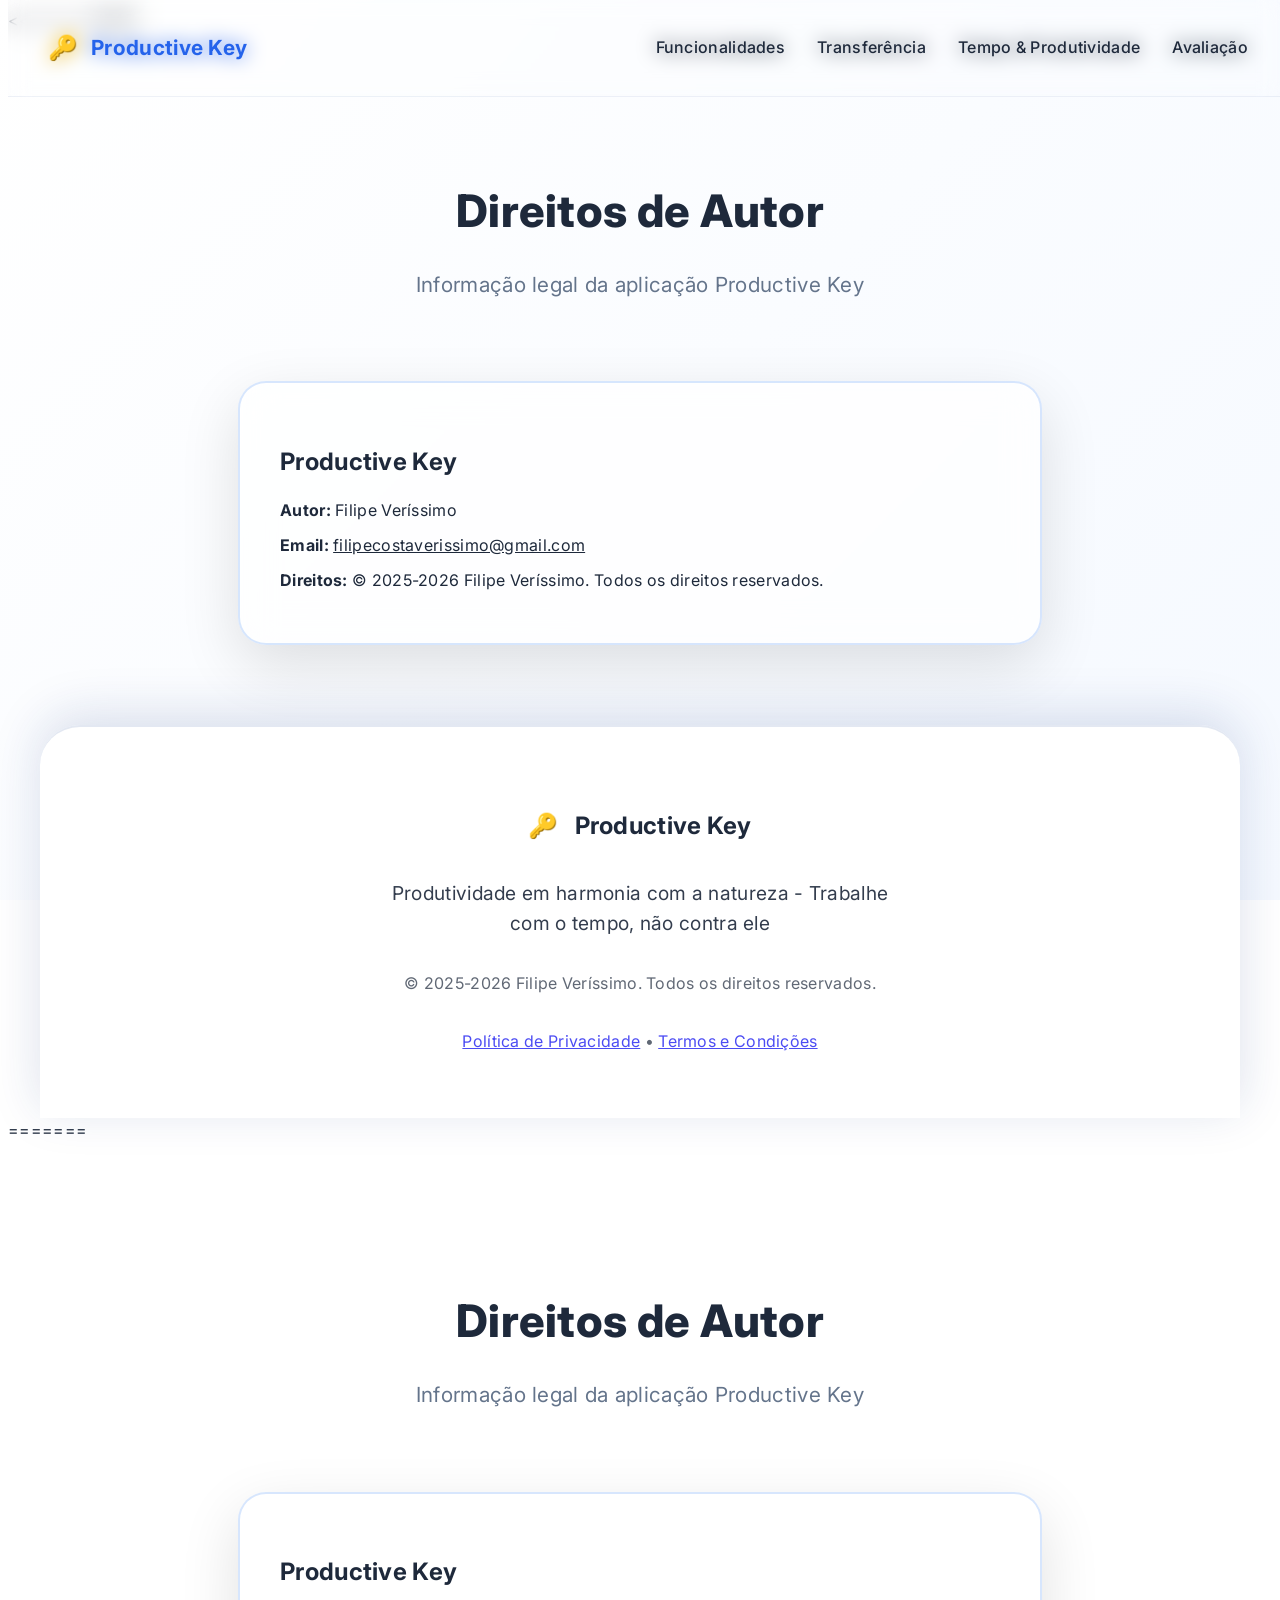
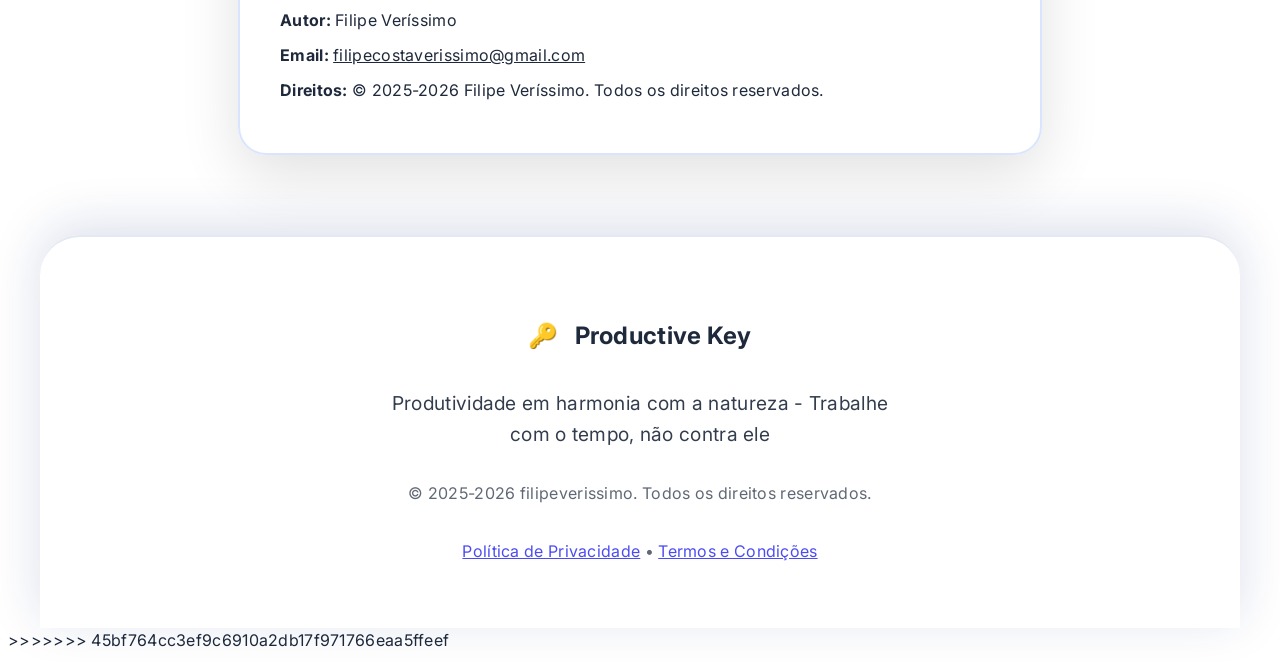
<file: direitos-autor.html>
<<<<<<< HEAD
<!DOCTYPE html>
<html lang="pt-PT">
<head>
    <meta charset="UTF-8">
    <meta name="viewport" content="width=device-width, initial-scale=1.0">
    <title>Direitos de Autor - Productive Key</title>
    
    <meta name="description" content="Direitos de Autor da aplicação Productive Key.">
    <meta name="author" content="Productive Key">

    <link rel="preconnect" href="https://fonts.googleapis.com">
    <link rel="preconnect" href="https://fonts.gstatic.com" crossorigin>
    <link href="https://fonts.googleapis.com/css2?family=Inter:wght@300;400;500;600;700&display=swap" rel="stylesheet">
    
    <link rel="icon" type="image/x-icon" href="data:image/svg+xml,<svg xmlns='http://www.w3.org/2000/svg' viewBox='0 0 100 100'><text y='.9em' font-size='90'>🔑</text></svg>">

    <link rel="stylesheet" href="Untitled-2.css">
    <link rel="stylesheet" href="animations.css">

    <style>
        .legal-page {
            padding: 7rem 0 5rem;
        }
        .legal-card {
            margin: 2.5rem auto 0;
            max-width: 720px;
            background: rgba(255, 255, 255, 0.75);
            border: 2px solid rgba(59, 130, 246, 0.2);
            border-radius: 28px;
            padding: 2.5rem;
            box-shadow: 0 20px 60px rgba(0, 0, 0, 0.12);
            backdrop-filter: blur(18px);
        }
        .legal-card h2 {
            margin-bottom: 1rem;
        }
        .legal-card p {
            margin: 0.6rem 0;
        }
        .legal-card a {
            color: inherit;
            text-decoration: underline;
        }
        @media (max-width: 768px) {
            .legal-page { padding: 6rem 0 4rem; }
            .legal-card { padding: 2rem; }
        }
    </style>
</head>
<body>
    <div class="progress-bar" id="progressBar"></div>

    <header class="header" id="header">
        <nav class="nav">
            <a href="html.html" class="nav-brand">
                <div class="app-icon">🔑</div>
                <span class="app-name">Productive Key</span>
            </a>
            <ul class="nav-links" id="navLinks" role="menu" aria-hidden="true">
                <li><a href="html.html#features">Funcionalidades</a></li>
                <li><a href="html.html#download">Transferência</a></li>
                <li><a href="html.html#weather">Tempo & Produtividade</a></li>
                <li><a href="html.html#review">Avaliação</a></li>
            </ul>
            <button class="mobile-menu-btn" id="mobileMenuBtn" aria-label="Abrir menu" aria-expanded="false" aria-controls="navLinks">☰</button>
        </nav>
    </header>

    <main class="legal-page">
        <div class="container">
            <h1 class="section-title">Direitos de Autor</h1>
            <p class="section-subtitle">Informação legal da aplicação Productive Key</p>

            <div class="legal-card">
                <h2>Productive Key</h2>
                <p><strong>Autor:</strong> Filipe Veríssimo</p>
                <p><strong>Email:</strong> <a href="mailto:filipecostaverissimo@gmail.com">filipecostaverissimo@gmail.com</a></p>
                <p><strong>Direitos:</strong> &copy; 2025-2026 Filipe Veríssimo. Todos os direitos reservados.</p>
            </div>
        </div>
    </main>

    <footer class="footer">
        <div class="container">
            <div class="footer-content">
                <div class="footer-brand">
                    <div class="app-icon">🔑</div>
                    <span class="app-name">Productive Key</span>
                </div>
                <p class="footer-tagline">Produtividade em harmonia com a natureza - Trabalhe com o tempo, não contra ele</p>
                <p class="footer-copyright">&copy; 2025-2026 Filipe Veríssimo. Todos os direitos reservados.</p>
                <p class="footer-copyright"><a href="politica-privacidade.html">Política de Privacidade</a> • <a href="termos-condicoes.html">Termos e Condições</a></p>
            </div>
        </div>
    </footer>

    <script src="darkMode.js"></script>
    <script src="notifications.js"></script>
    <script src="weather.js"></script>
    <script src="rating.js"></script>
    <script src="email.js"></script>
    <script src="feedback.js"></script>
    <script src="scrollAnimations.js"></script>
    <script src="main.js"></script>
    <script src="cookie-consent.js"></script>
</body>
</html>
=======
<!DOCTYPE html>
<html lang="pt-PT">
<head>
    <meta charset="UTF-8">
    <meta name="viewport" content="width=device-width, initial-scale=1.0">
    <title>Direitos de Autor - Productive Key</title>
    
    <meta name="description" content="Direitos de Autor da aplicação Productive Key.">
    <meta name="author" content="Productive Key">

    <link rel="preconnect" href="https://fonts.googleapis.com">
    <link rel="preconnect" href="https://fonts.gstatic.com" crossorigin>
    <link href="https://fonts.googleapis.com/css2?family=Inter:wght@300;400;500;600;700&display=swap" rel="stylesheet">
    
    <link rel="icon" type="image/x-icon" href="data:image/svg+xml,<svg xmlns='http://www.w3.org/2000/svg' viewBox='0 0 100 100'><text y='.9em' font-size='90'>🔑</text></svg>">

    <link rel="stylesheet" href="Untitled-2.css">
    <link rel="stylesheet" href="animations.css">

    <style>
        .legal-page {
            padding: 7rem 0 5rem;
        }
        .legal-card {
            margin: 2.5rem auto 0;
            max-width: 720px;
            background: rgba(255, 255, 255, 0.75);
            border: 2px solid rgba(59, 130, 246, 0.2);
            border-radius: 28px;
            padding: 2.5rem;
            box-shadow: 0 20px 60px rgba(0, 0, 0, 0.12);
            backdrop-filter: blur(18px);
        }
        .legal-card h2 {
            margin-bottom: 1rem;
        }
        .legal-card p {
            margin: 0.6rem 0;
        }
        .legal-card a {
            color: inherit;
            text-decoration: underline;
        }
        @media (max-width: 768px) {
            .legal-page { padding: 6rem 0 4rem; }
            .legal-card { padding: 2rem; }
        }
    </style>
</head>
<body>
    <div class="progress-bar" id="progressBar"></div>

    <header class="header" id="header">
        <nav class="nav">
            <a href="html.html" class="nav-brand">
                <div class="app-icon">🔑</div>
                <span class="app-name">Productive Key</span>
            </a>
            <ul class="nav-links" id="navLinks" role="menu" aria-hidden="true">
                <li><a href="html.html#features">Funcionalidades</a></li>
                <li><a href="html.html#download">Transferência</a></li>
                <li><a href="html.html#weather">Tempo & Produtividade</a></li>
                <li><a href="html.html#review">Avaliação</a></li>
            </ul>
            <button class="mobile-menu-btn" id="mobileMenuBtn" aria-label="Abrir menu" aria-expanded="false" aria-controls="navLinks">☰</button>
        </nav>
    </header>

    <main class="legal-page">
        <div class="container">
            <h1 class="section-title">Direitos de Autor</h1>
            <p class="section-subtitle">Informação legal da aplicação Productive Key</p>

            <div class="legal-card">
                <h2>Productive Key</h2>
                <p><strong>Autor:</strong> Filipe Veríssimo</p>
                <p><strong>Email:</strong> <a href="mailto:filipecostaverissimo@gmail.com">filipecostaverissimo@gmail.com</a></p>
                <p><strong>Direitos:</strong> &copy; 2025-2026 Filipe Veríssimo. Todos os direitos reservados.</p>
            </div>
        </div>
    </main>

    <footer class="footer">
        <div class="container">
            <div class="footer-content">
                <div class="footer-brand">
                    <div class="app-icon">🔑</div>
                    <span class="app-name">Productive Key</span>
                </div>
                <p class="footer-tagline">Produtividade em harmonia com a natureza - Trabalhe com o tempo, não contra ele</p>
                <p class="footer-copyright">&copy; 2025-2026 filipeverissimo. Todos os direitos reservados.</p>
                <p class="footer-copyright"><a href="politica-privacidade.html">Política de Privacidade</a> • <a href="termos-condicoes.html">Termos e Condições</a></p>
            </div>
        </div>
    </footer>

    <script src="darkMode.js"></script>
    <script src="notifications.js"></script>
    <script src="weather.js"></script>
    <script src="rating.js"></script>
    <script src="email.js"></script>
    <script src="feedback.js"></script>
    <script src="scrollAnimations.js"></script>
    <script src="main.js"></script>
    <script src="cookie-consent.js"></script>
</body>
</html>
>>>>>>> 45bf764cc3ef9c6910a2db17f971766eaa5ffeef
</file>
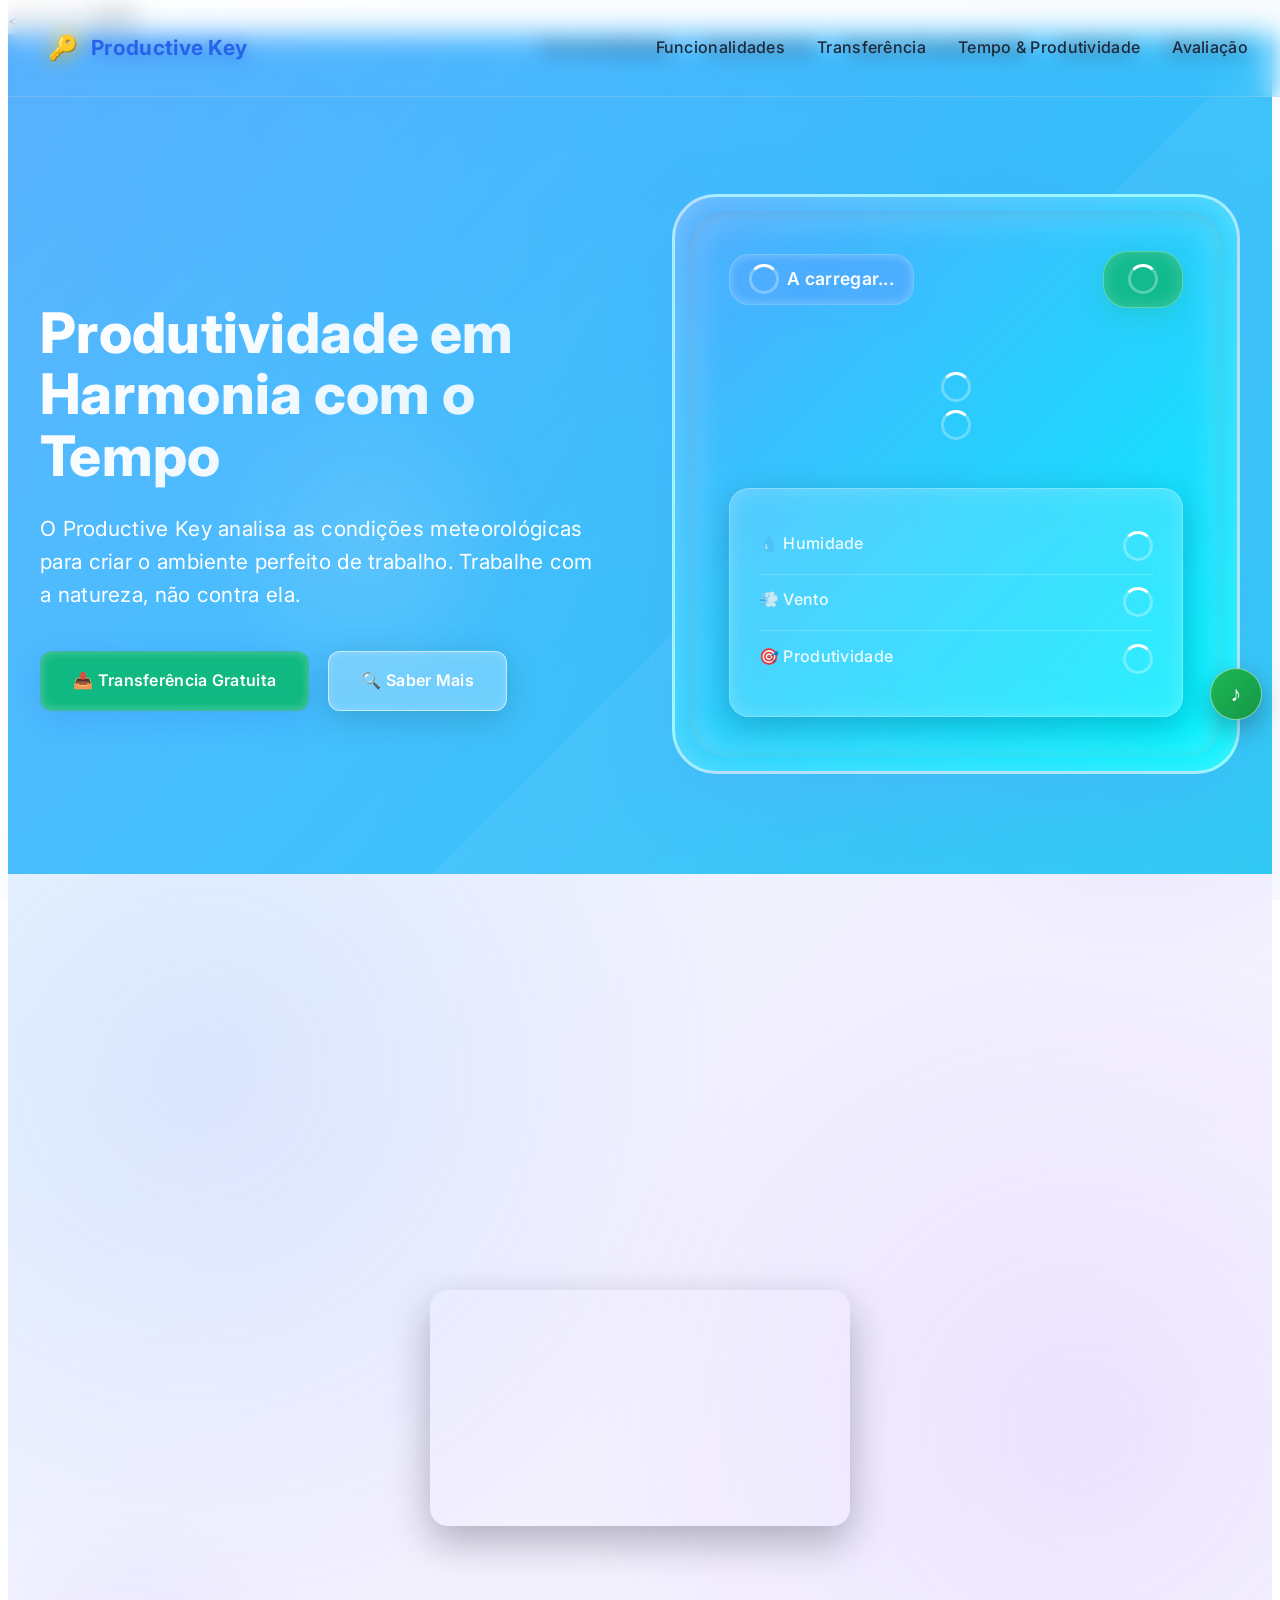
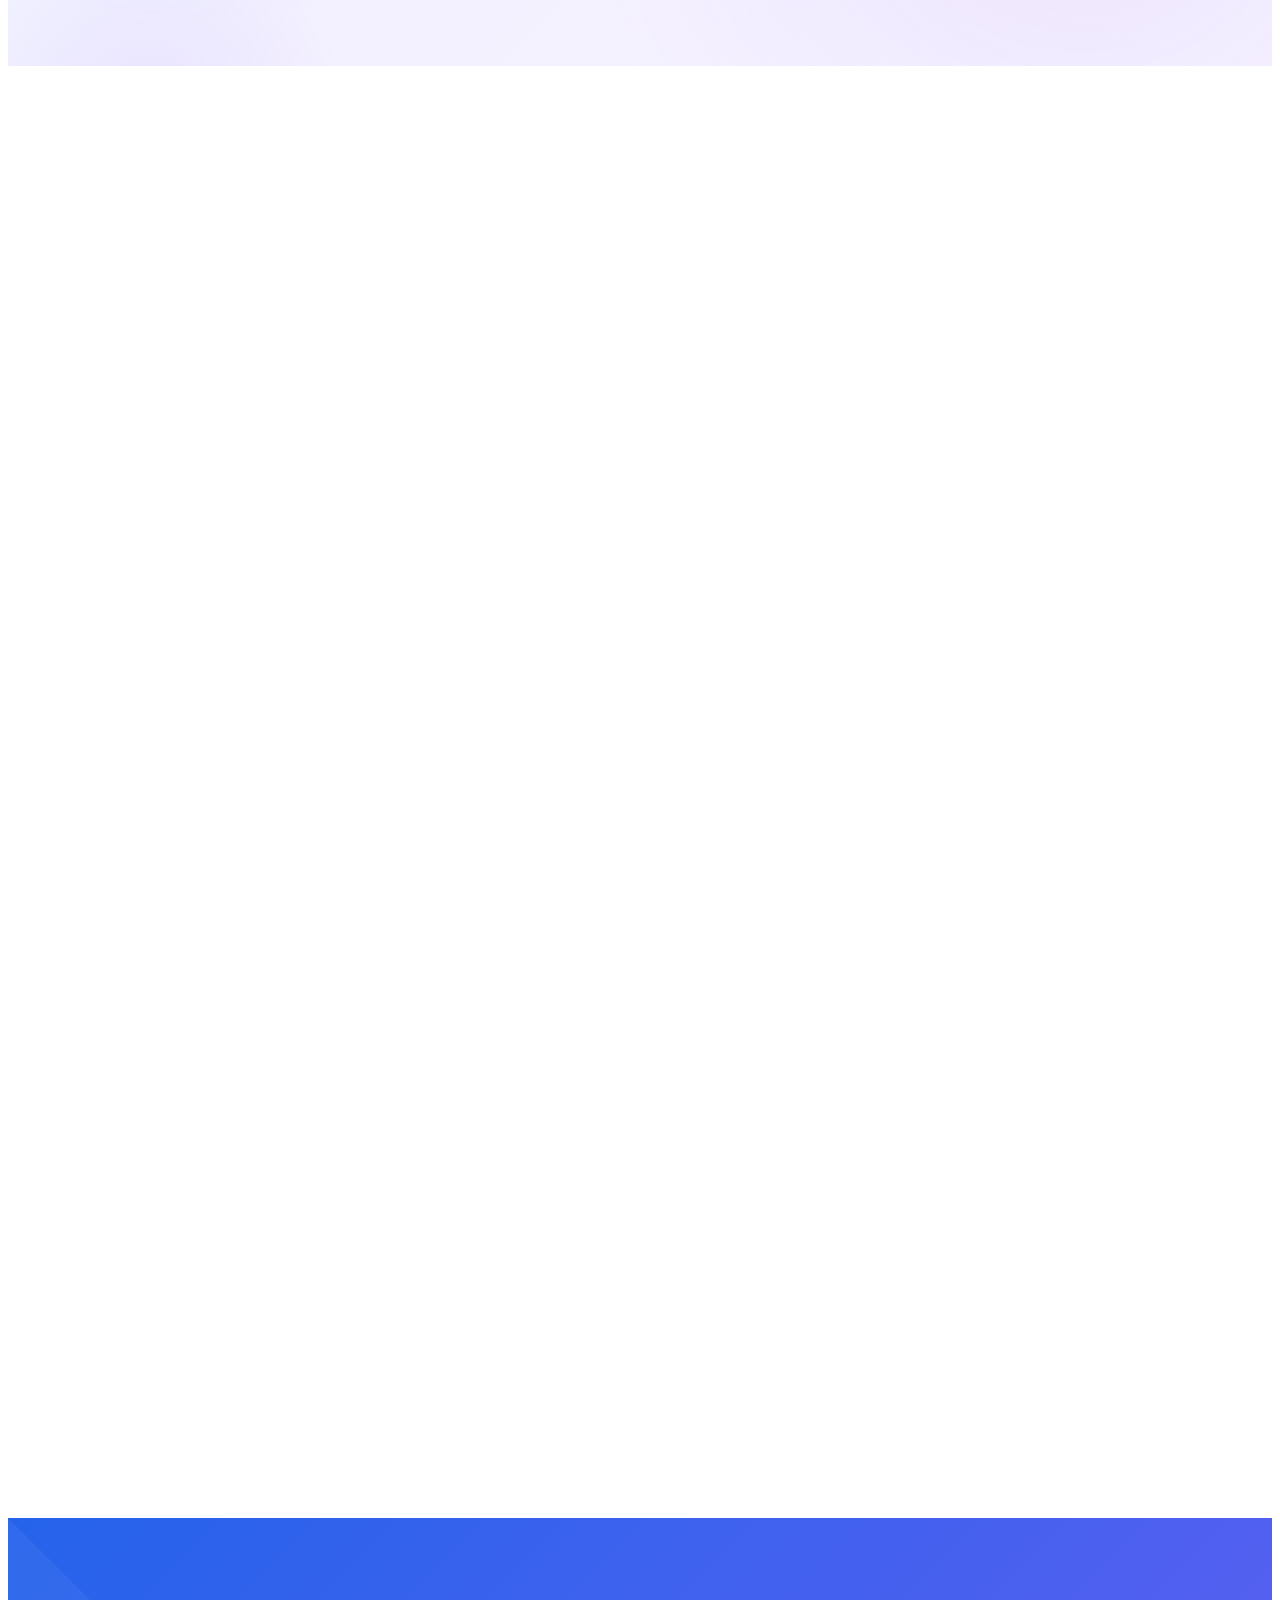
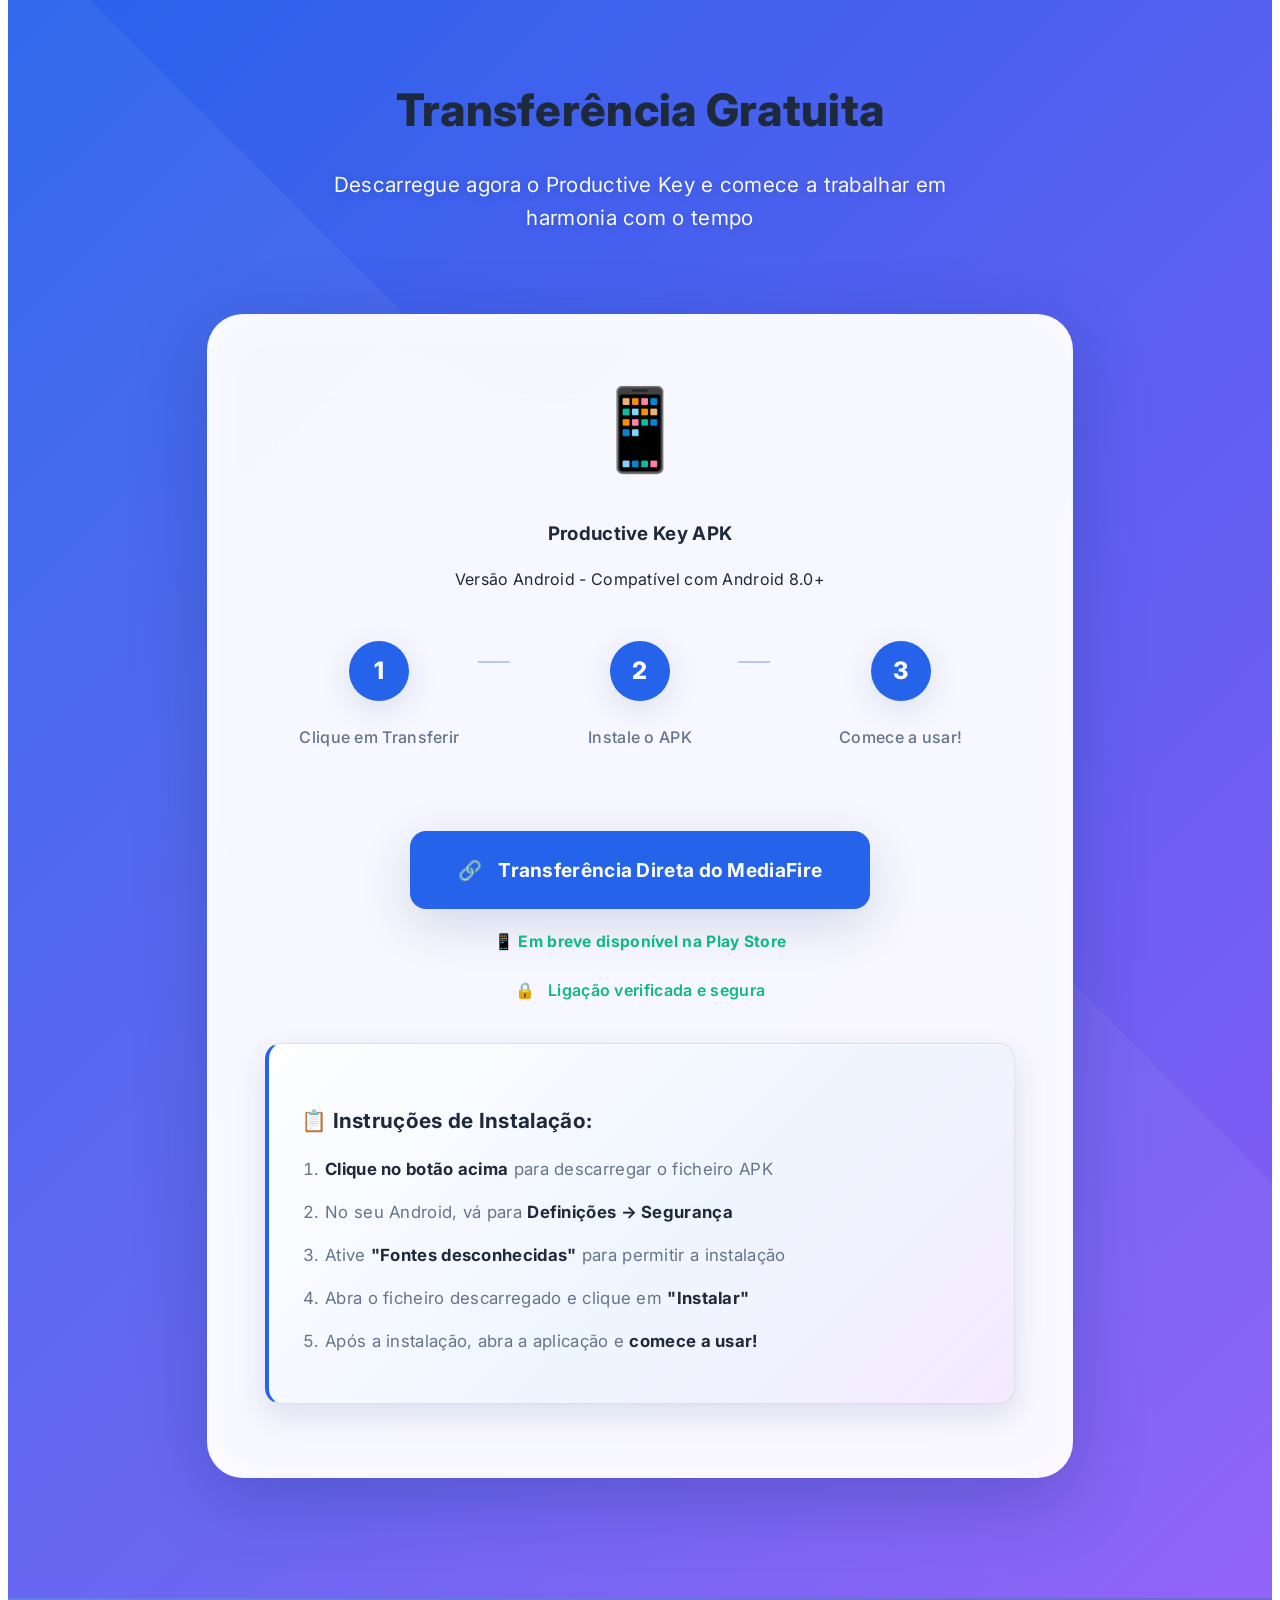
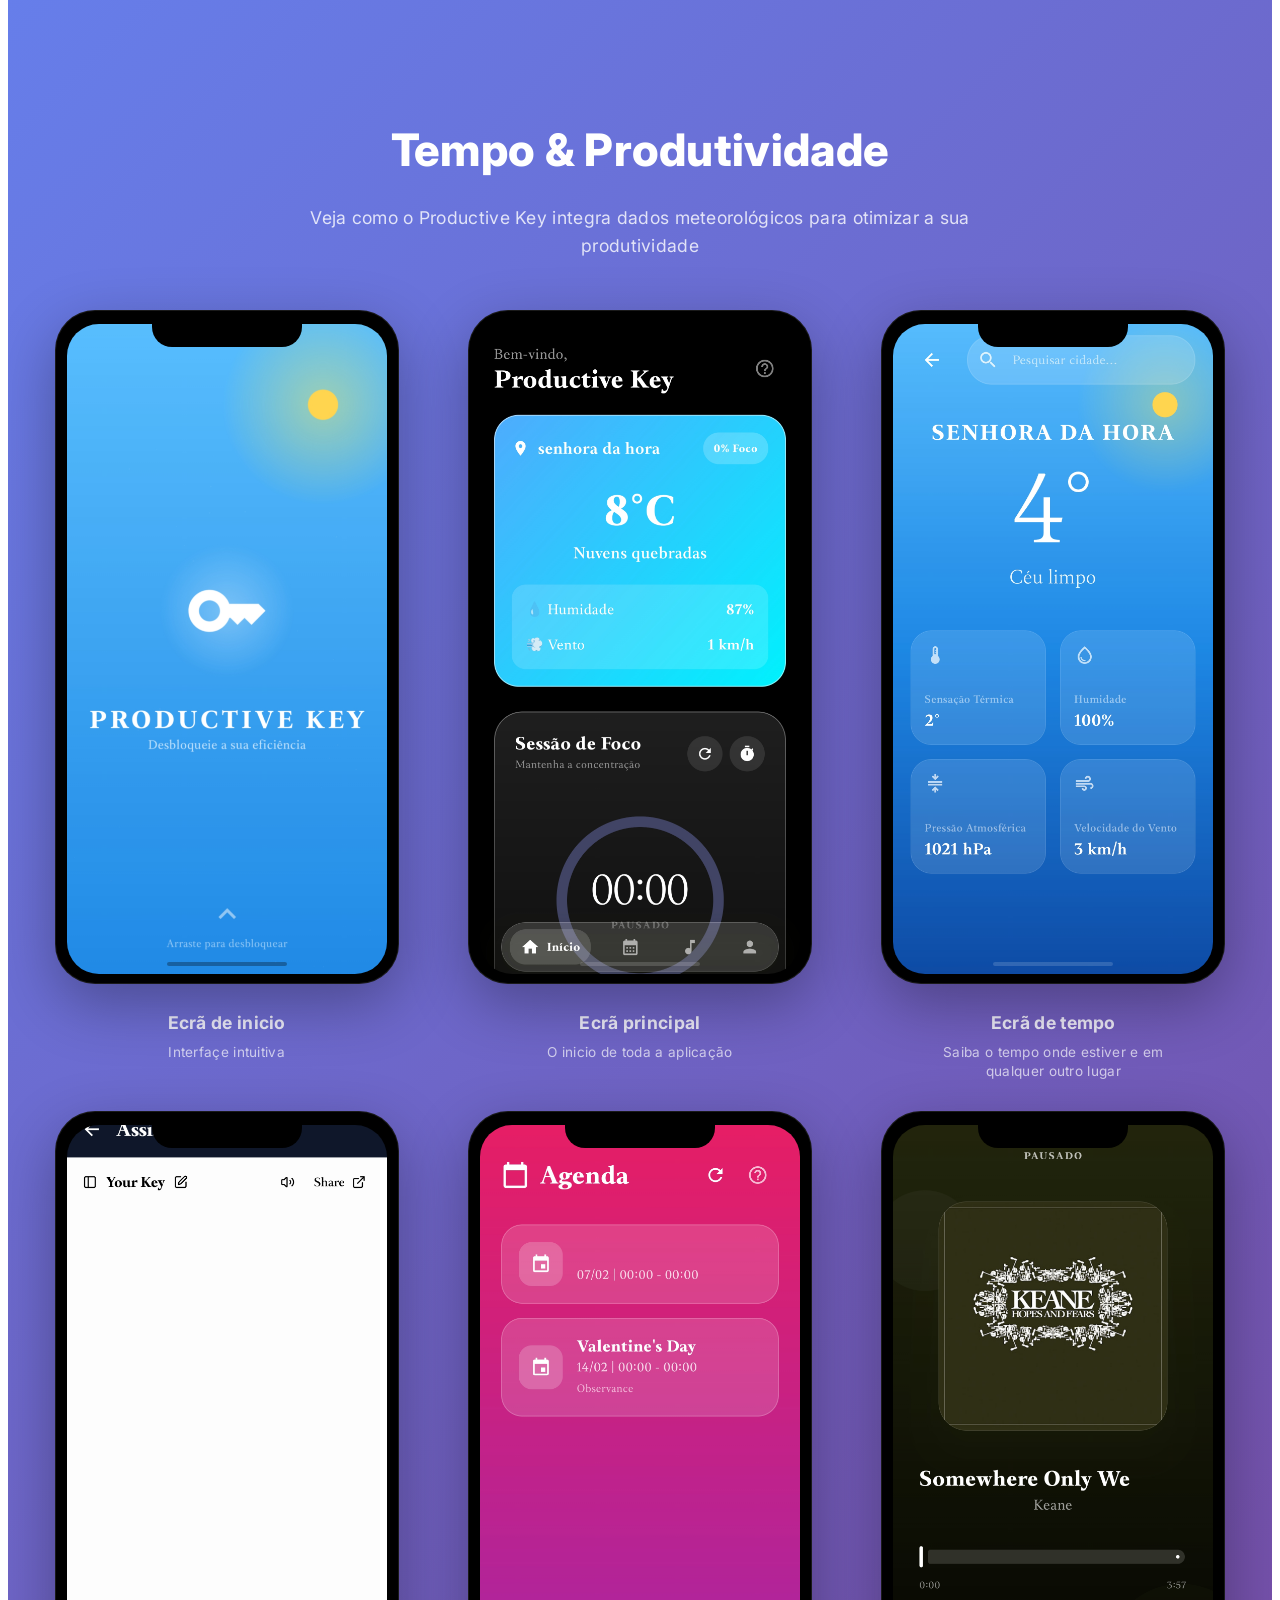
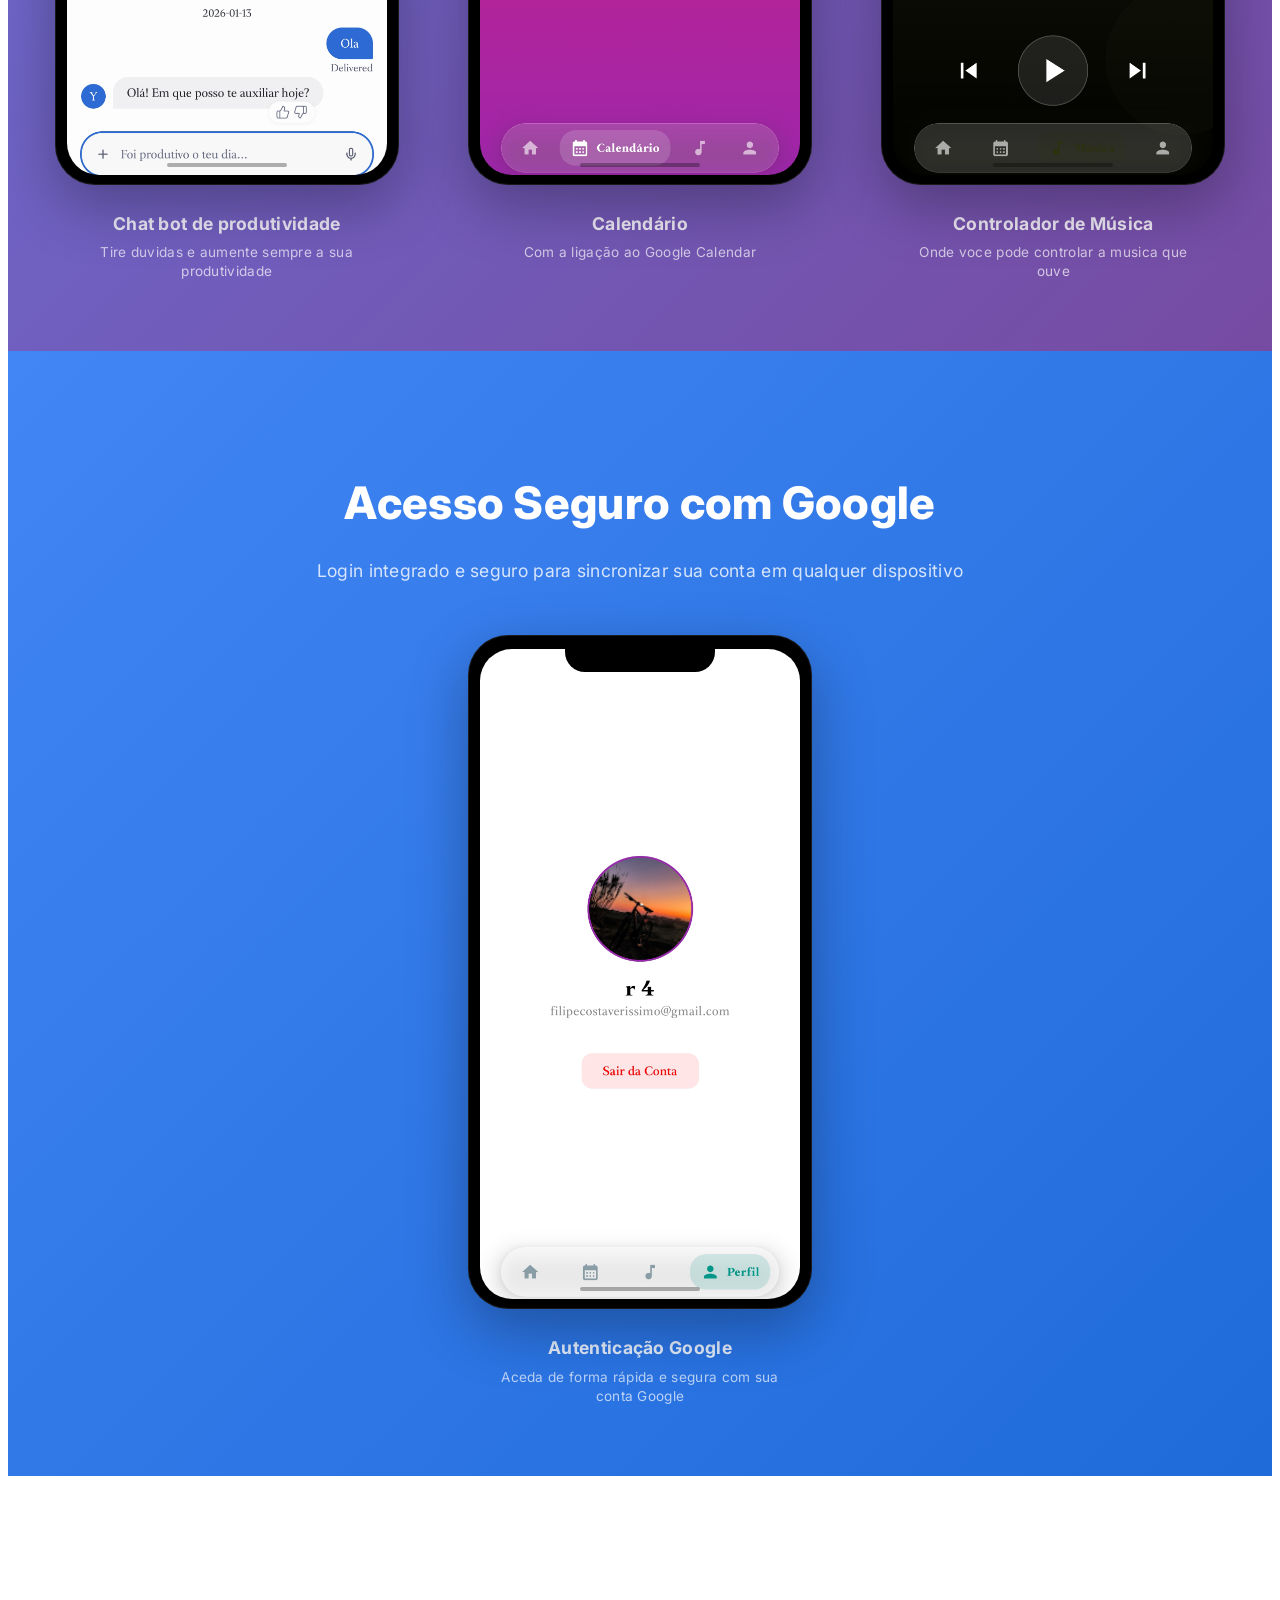
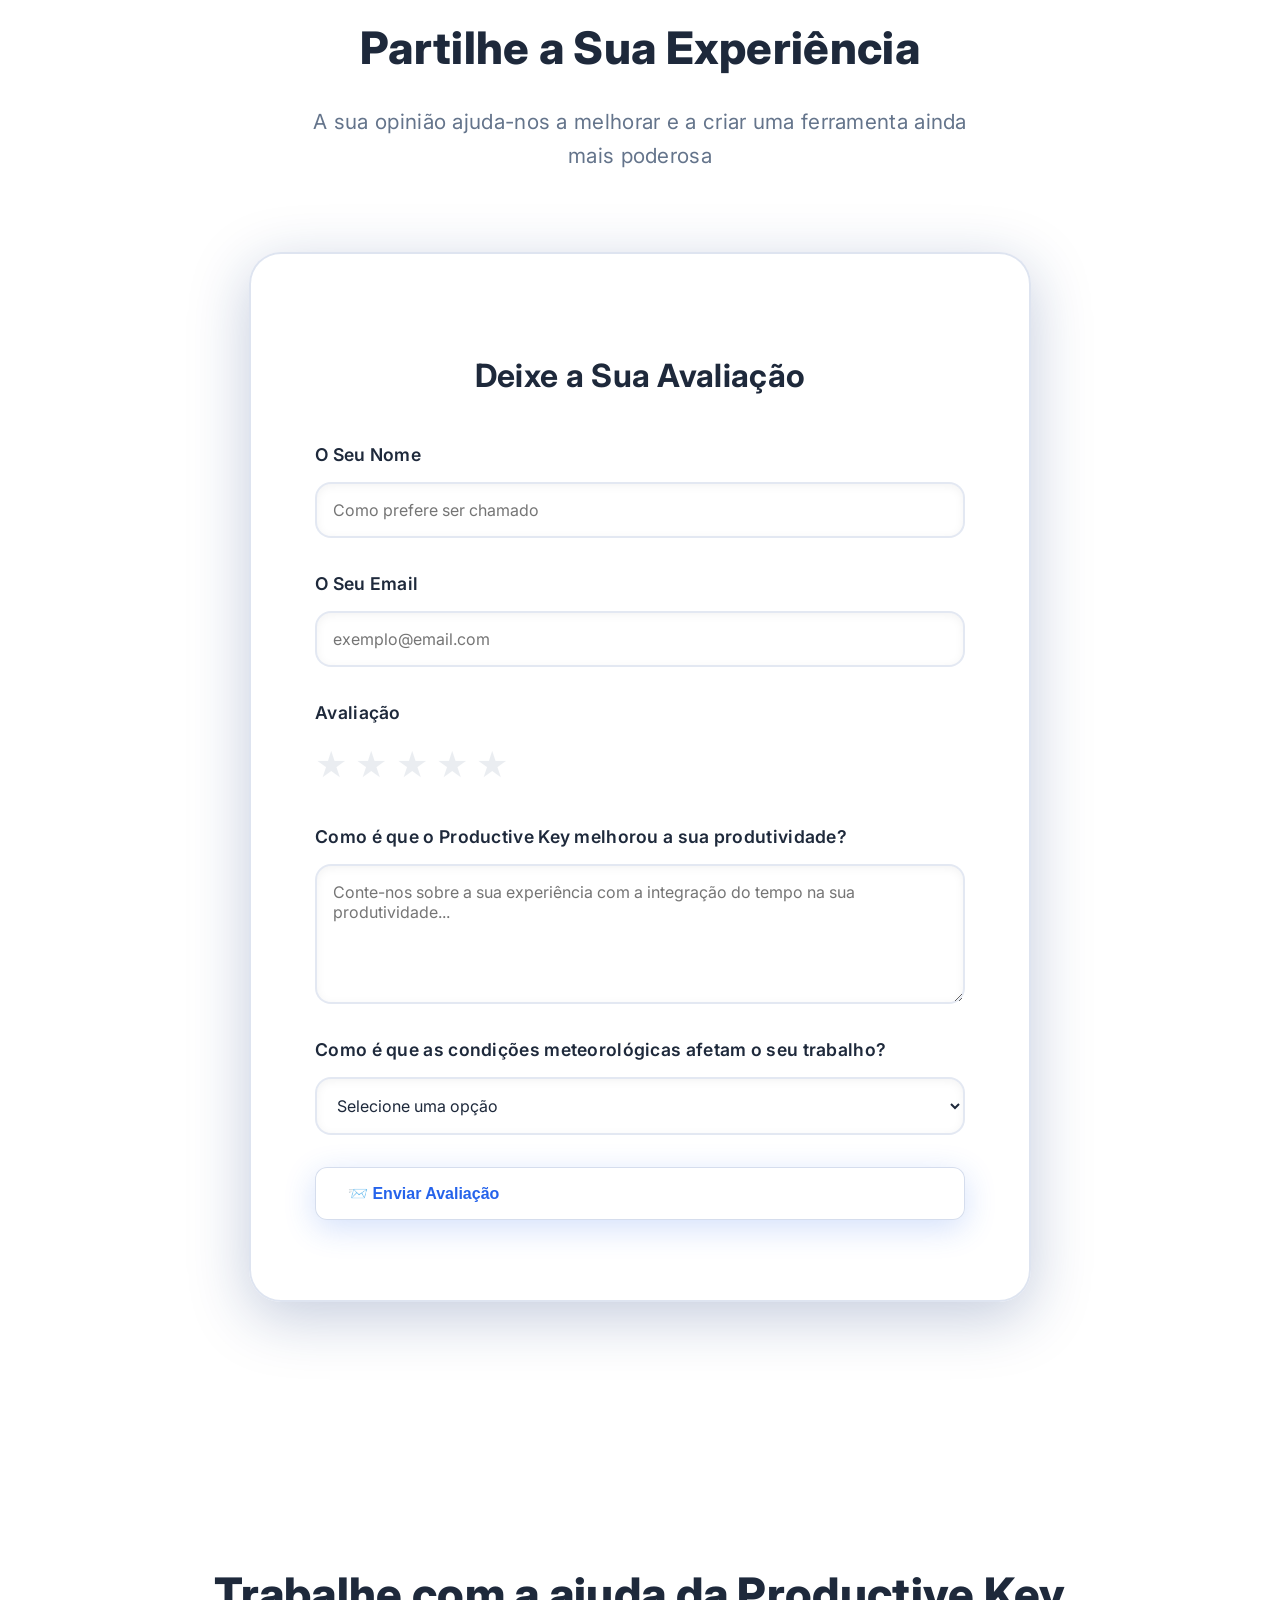
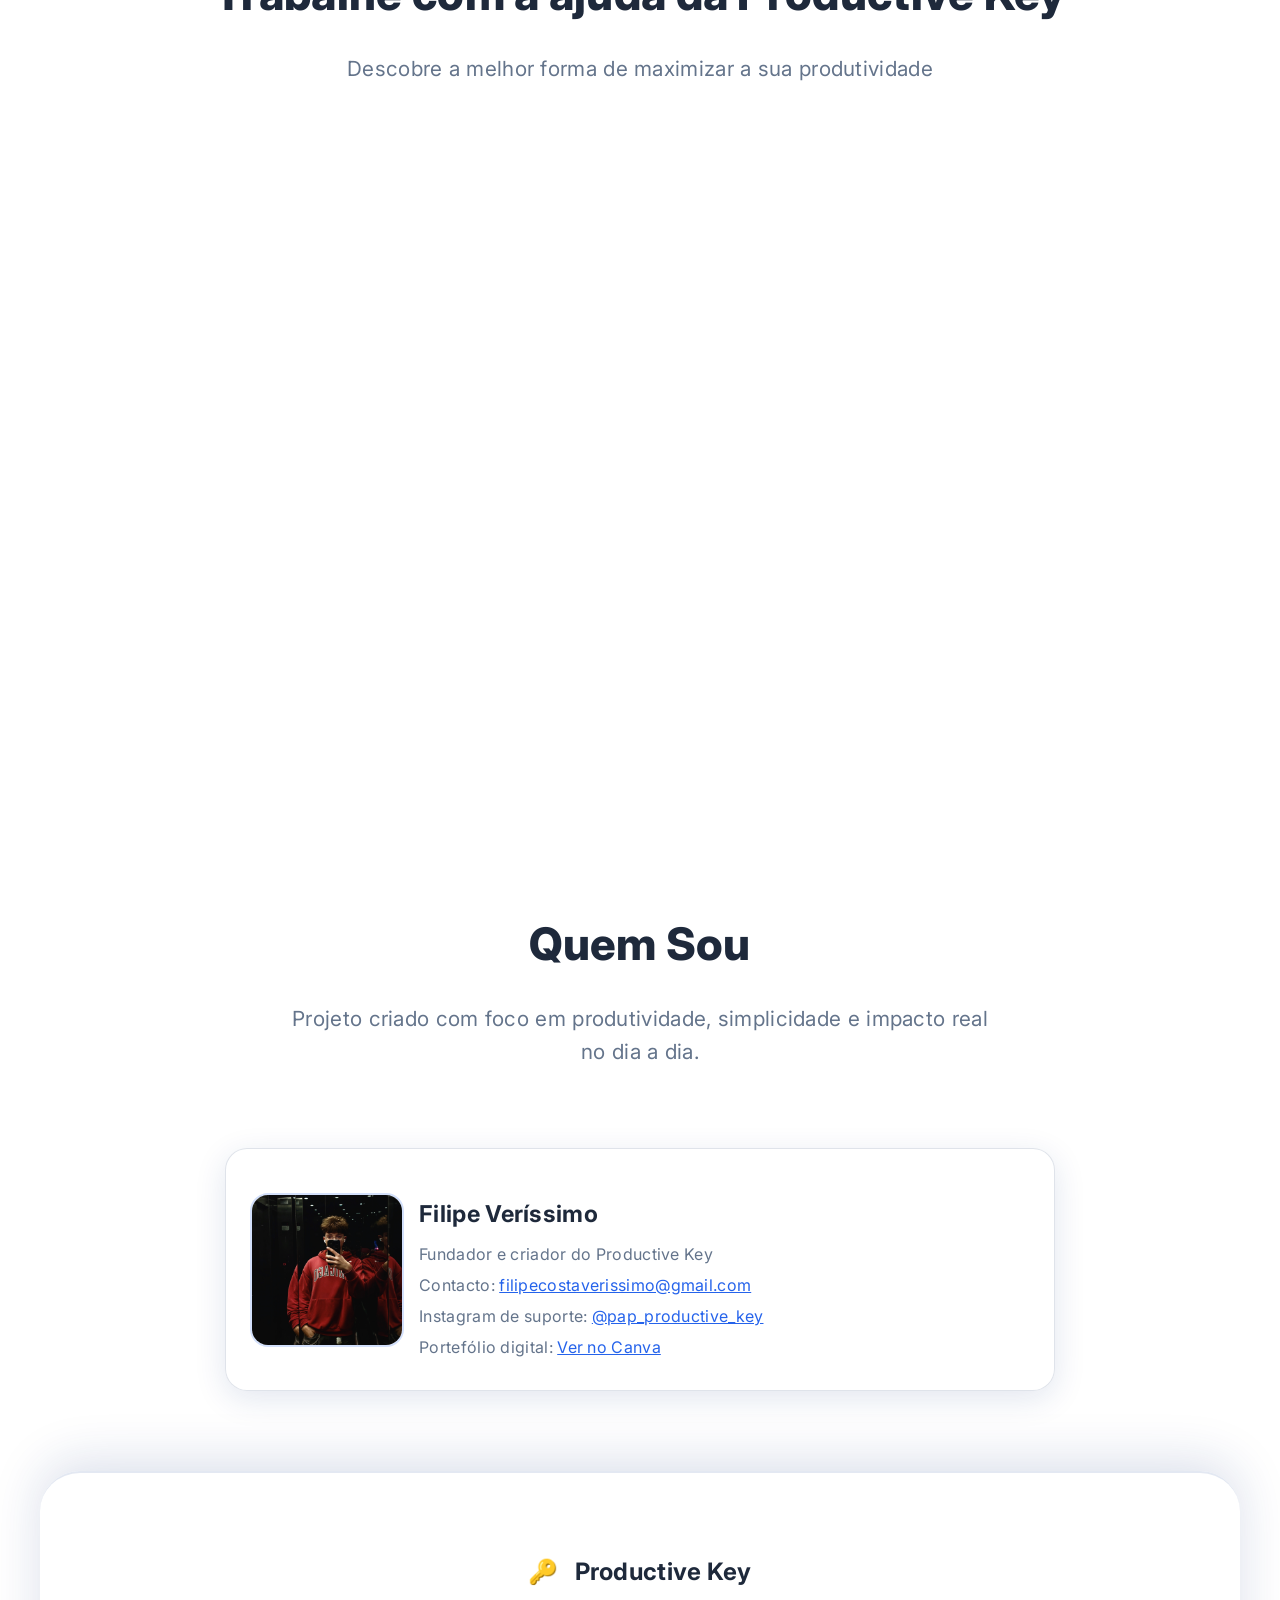
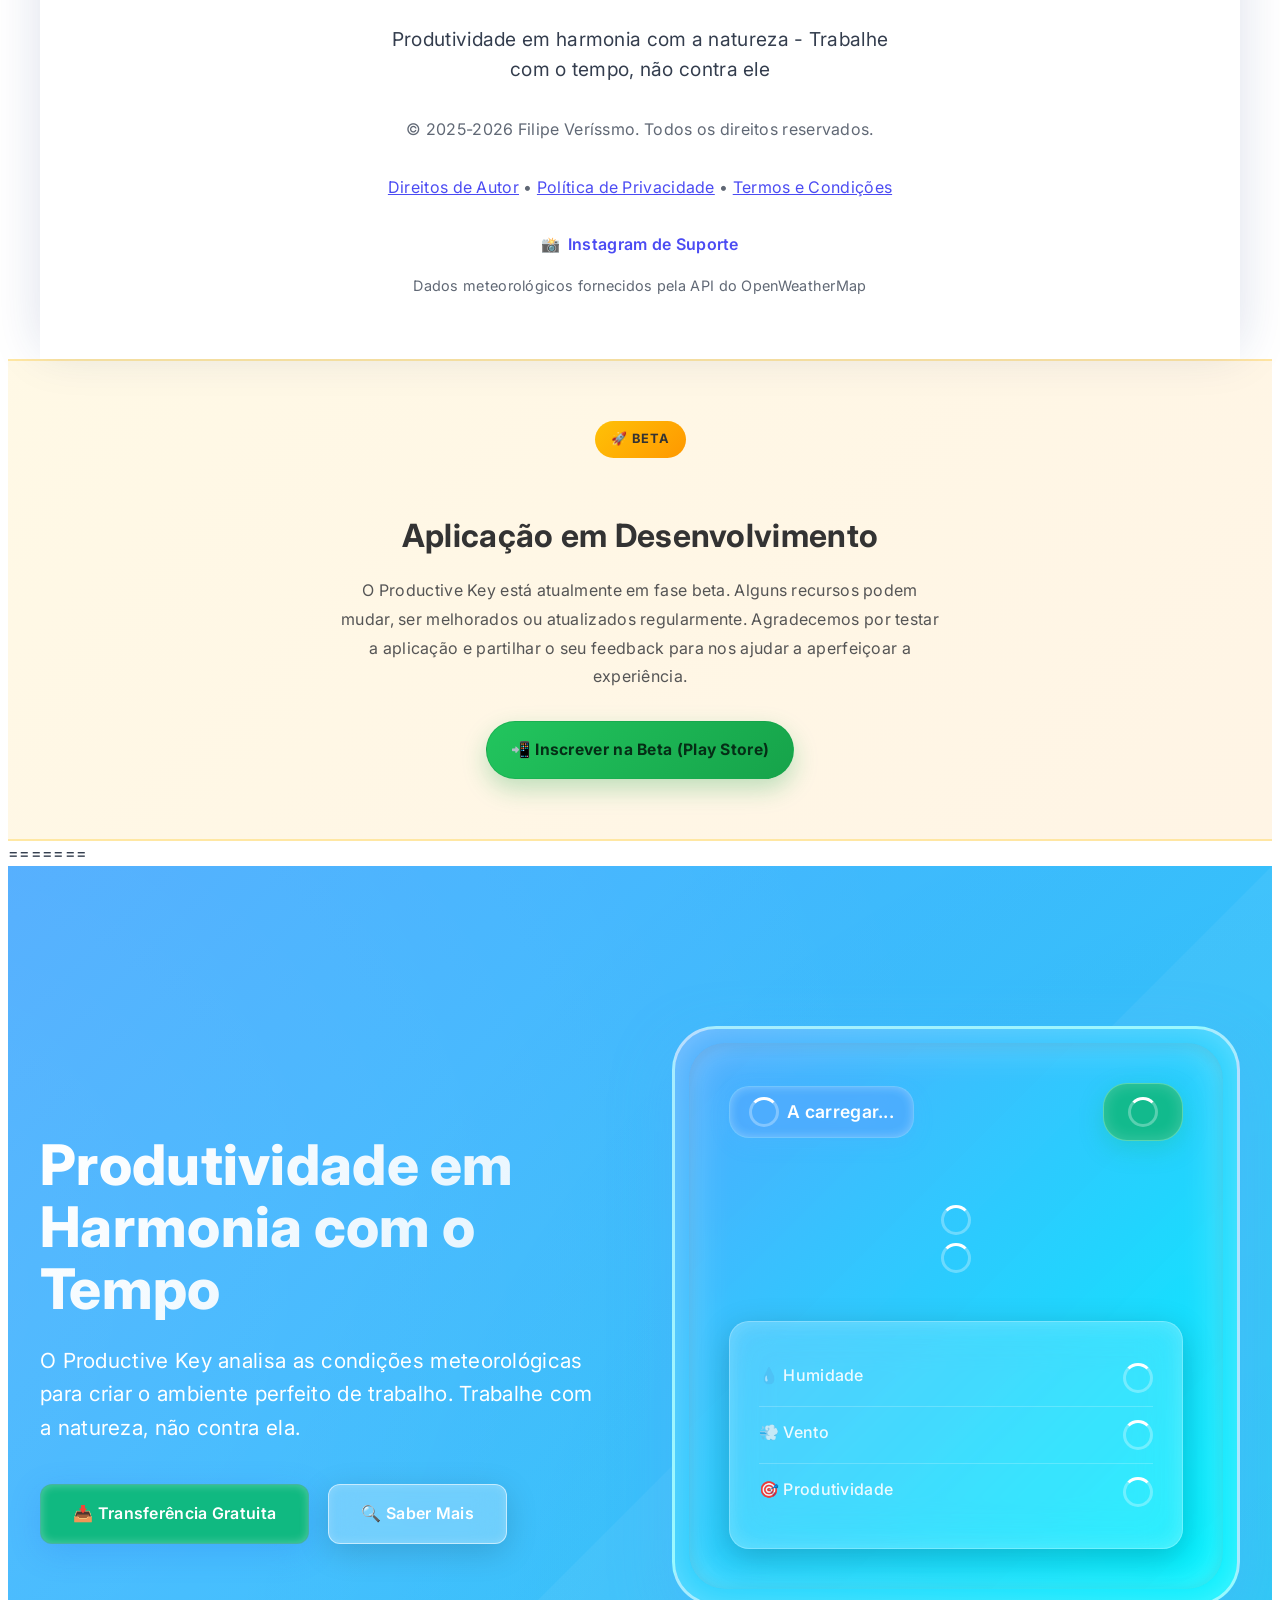
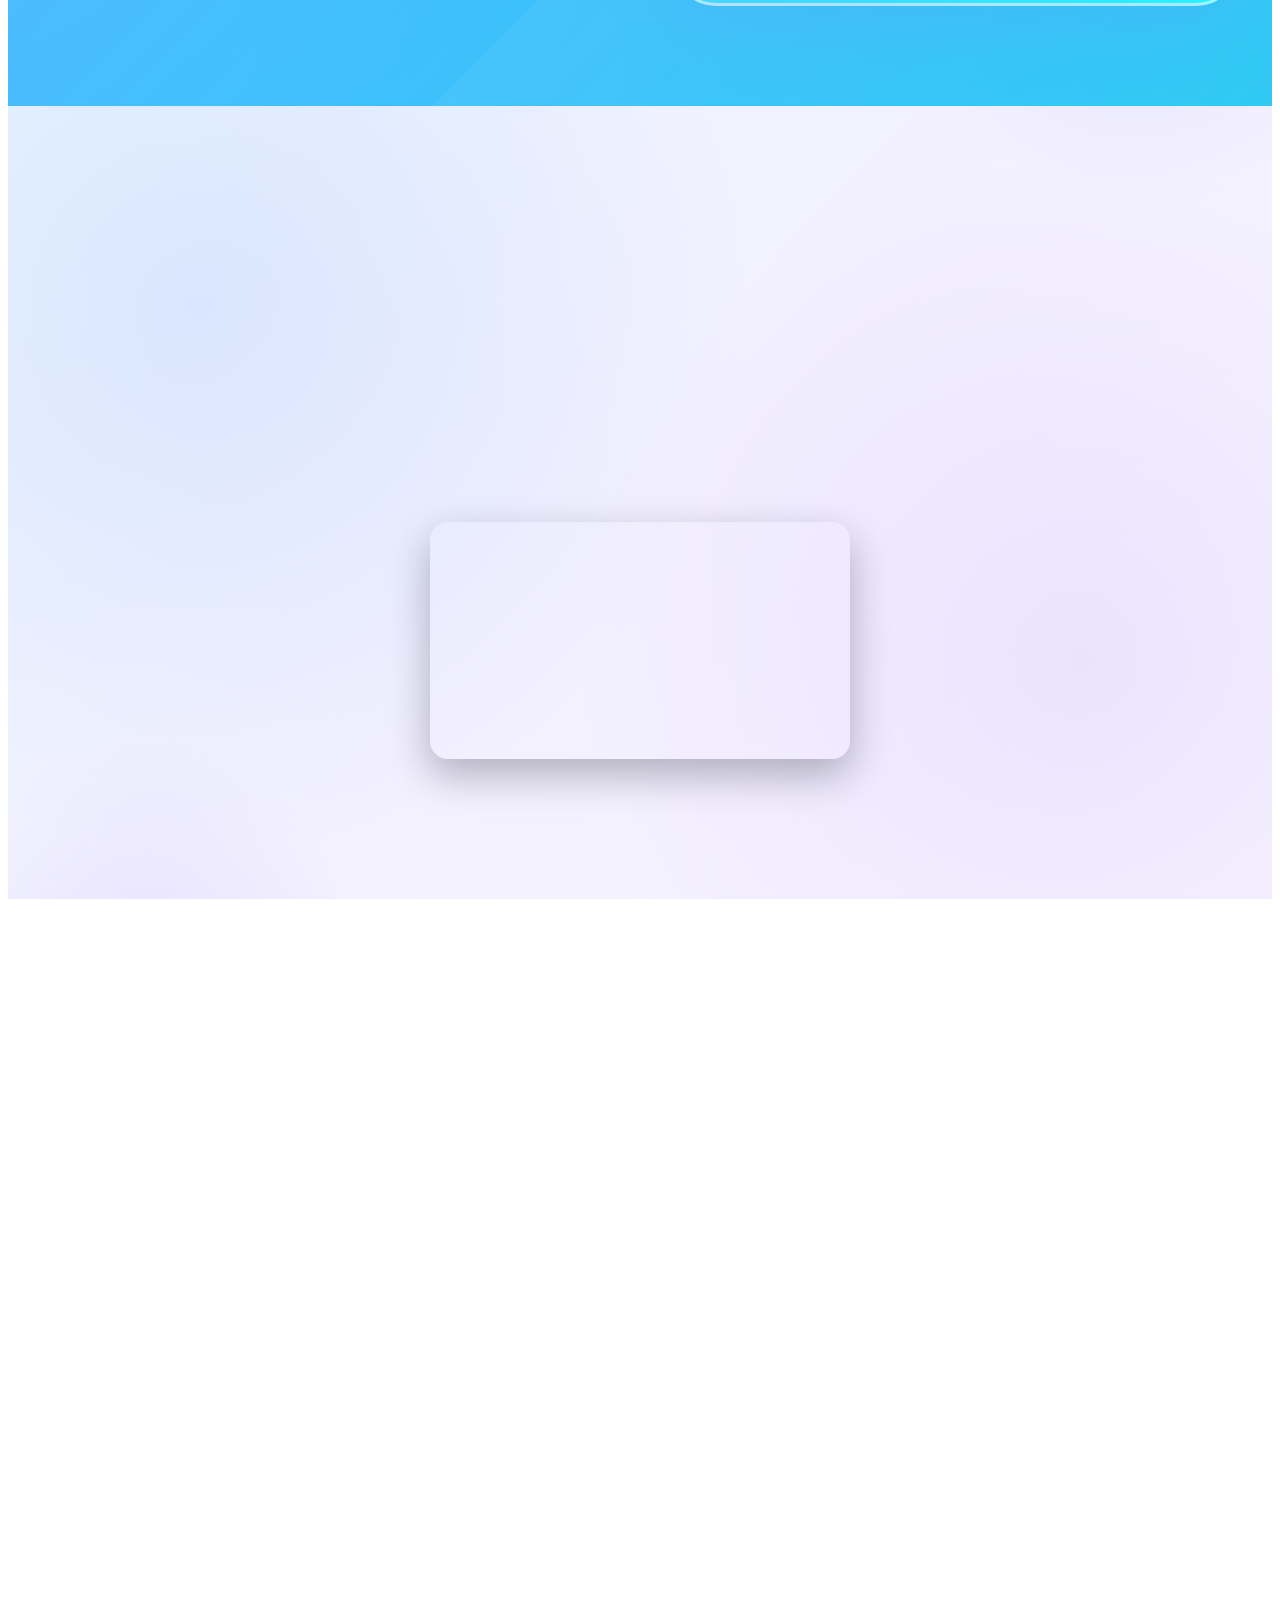
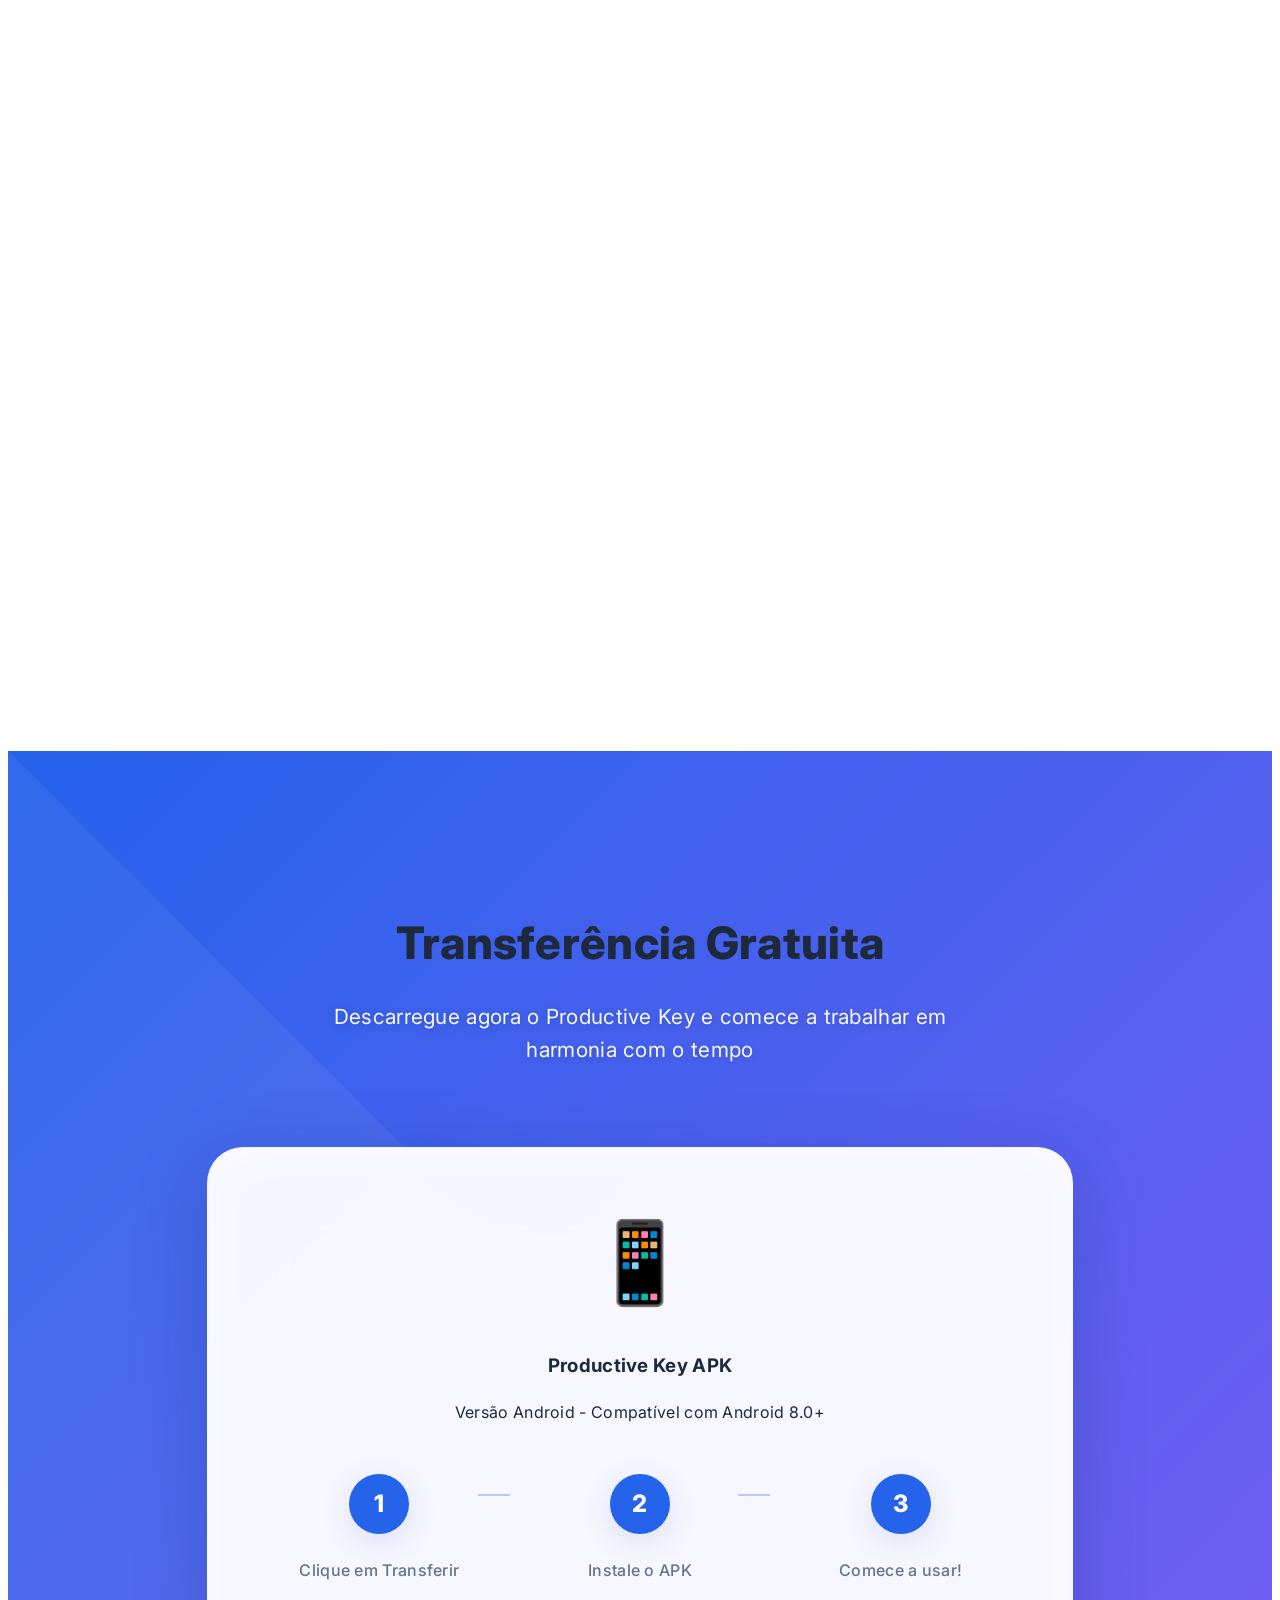
<file: html.html>
<<<<<<< HEAD
<!DOCTYPE html>
<html lang="pt-PT">
<head>
    <meta charset="UTF-8">
    <meta name="viewport" content="width=device-width, initial-scale=1.0">
    <title>Productive Key - Produtividade em Harmonia com o Tempo</title>
    
    <!-- Meta Tags Otimizadas -->
    <meta name="description" content="Productive Key: Aplicação que analisa condições meteorológicas para otimizar a sua produtividade. Transferência gratuita para Android.">
    <meta name="keywords" content="produtividade, tempo, meteorologia, aplicação, android, trabalho, foco, clima, app, transferência">
    <meta name="author" content="Productive Key">
    <meta name="robots" content="index, follow">
    
    <!-- Open Graph -->
    <meta property="og:title" content="Productive Key - Produtividade em Harmonia com o Tempo">
    <meta property="og:description" content="Aplicação que analisa condições meteorológicas para otimizar a sua produtividade. Transferência gratuita disponível.">
    <meta property="og:type" content="website">
    <meta property="og:image" content="https://i.imgur.com/3JQ2X8c.png">
    
    <!-- Preload para melhor performance -->
    <link rel="preconnect" href="https://fonts.googleapis.com">
    <link rel="preconnect" href="https://fonts.gstatic.com" crossorigin>
    <link href="https://fonts.googleapis.com/css2?family=Inter:wght@300;400;500;600;700&display=swap" rel="stylesheet">
    
    <!-- Favicon -->
    <link rel="icon" type="image/x-icon" href="data:image/svg+xml,<svg xmlns='http://www.w3.org/2000/svg' viewBox='0 0 100 100'><text y='.9em' font-size='90'>🔑</text></svg>">
    
    <!-- CSS -->
    <link rel="stylesheet" href="Untitled-2.css">
    <link rel="stylesheet" href="animations.css">
</head>
<body data-requires-emailjs="true" data-emailjs-key="6D2NtGC5SRlYRJGMS" data-requires-botpress="true" data-requires-youtube="true" data-botpress-script="https://files.bpcontent.cloud/2025/02/20/16/20250220162029-UIHKCWPQ.js">
    <!-- Progress Bar -->
    <div class="progress-bar" id="progressBar"></div>

    <!-- Header -->
    <header class="header" id="header">
        <nav class="nav">
            <a href="#" class="nav-brand">
                <div class="app-icon">🔑</div>
                <span class="app-name">Productive Key</span>
            </a>
            <ul class="nav-links" id="navLinks" role="menu" aria-hidden="true">
                <li><a href="#features">Funcionalidades</a></li>
                <li><a href="#download">Transferência</a></li>
                <li><a href="#weather">Tempo & Produtividade</a></li>
                <li><a href="#review">Avaliação</a></li>
                <li><a href="#about">Quem Sou</a></li>
            </ul>
            <button class="mobile-menu-btn" id="mobileMenuBtn" aria-label="Abrir menu" aria-expanded="false" aria-controls="navLinks">☰</button>
        </nav>
    </header>

    <!-- Notification -->
    <div id="notification" class="notification">
        <div class="notification-icon">✅</div>
        <div class="notification-content">
            <div class="notification-title" id="notification-title">Sucesso!</div>
            <div class="notification-message" id="notification-message"></div>
        </div>
    </div>


    <!-- Hero Section -->
    <section class="hero">
        <div class="container">
            <div class="hero-content">
                <div class="hero-text">
                    <h1 class="hero-title">
                        Produtividade em Harmonia com o Tempo
                    </h1>
                    <p class="hero-description">
                        O Productive Key analisa as condições meteorológicas para criar o ambiente perfeito de trabalho. Trabalhe com a natureza, não contra ela.
                    </p>
                    <div class="hero-buttons">
                        <a class="btn btn-primary btn-download" href="https://www.mediafire.com/file/w0q2xsgmq3u0cfq/app-release.apk/file" target="_blank" rel="noopener noreferrer" onclick="trackDownload()">
                            <span>📥 Transferência Gratuita</span>
                        </a>
                        <a class="btn btn-secondary" href="#features">
                            <span>🔍 Saber Mais</span>
                        </a>
                    </div>
                </div>
                <div class="hero-visual">
                    <div class="app-mockup-container">
                        <div class="app-mockup">
                            <div class="app-screen">
                                <div class="weather-header">
                                    <div class="location" id="current-location">
                                        <span class="loading"></span> A carregar...
                                    </div>
                                    <div class="productivity-score" id="weather-score">
                                        <span class="loading"></span>
                                    </div>
                                </div>
                                <div class="current-weather">
                                    <div class="temperature" id="current-temp">
                                        <span class="loading"></span>
                                    </div>
                                    <div class="condition" id="current-condition">
                                        <span class="loading"></span>
                                    </div>
                                </div>
                                <div class="weather-details">
                                    <div class="detail-item">
                                        <span class="label">💧 Humidade</span>
                                        <span class="value" id="current-humidity">
                                            <span class="loading"></span>
                                        </span>
                                    </div>
                                    <div class="detail-item">
                                        <span class="label">💨 Vento</span>
                                        <span class="value" id="current-wind">
                                            <span class="loading"></span>
                                        </span>
                                    </div>
                                    <div class="detail-item">
                                        <span class="label">🎯 Produtividade</span>
                                        <span class="value" id="productivity-level">
                                            <span class="loading"></span>
                                        </span>
                                    </div>
                                </div>
                            </div>
                        </div>
                    </div>
                </div>
            </div>
        </div>
    </section>

    <!-- Statistics Section removed -->

    <!-- Video Demo Section -->
    <section id="demo" class="video-demo-section">
        <div class="container">
            <h2 class="section-title scroll-animate">Veja a App em Ação</h2>
            <p class="section-subtitle scroll-animate">Descubra exatamente como funciona o Productive Key e como pode transformar a sua produtividade</p>
            
            <div class="video-wrapper scroll-animate">
                <iframe width="560" height="315" src="https://www.youtube-nocookie.com/embed/rLxbMjJXxlc" title="YouTube video player" frameborder="0" allow="accelerometer; autoplay; clipboard-write; encrypted-media; gyroscope; picture-in-picture; web-share" referrerpolicy="strict-origin-when-cross-origin" allowfullscreen></iframe>
            </div>
        </div>
    </section>

    <!-- Features Section -->
    <section id="features" class="features">
        <div class="container">
            <h2 class="section-title scroll-animate">Produtividade em Harmonia com o Tempo</h2>
            <p class="section-subtitle scroll-animate">O Productive Key usa dados do tempo para otimizar o seu ambiente de trabalho e maximizar a sua produtividade</p>
            
            <div class="features-grid">
                <div class="feature-card scroll-animate">
                    <div class="feature-icon">🌤️</div>
                    <h3>Análise do Tempo </h3>
                    <p>Monitorização contínua das condições meteorológicas para melhorar a sua produtividade todos os dias</p>
                </div>
                
                <div class="feature-card scroll-animate">
                    <div class="feature-icon">⚡</div>
                    <h3>Recomendações Inteligentes</h3>
                    <p>Sugestões baseadas no tempo: concentração em dias claros, dicas criativas em dias nublados</p>
                </div>
                
                <div class="feature-card scroll-animate">
                    <div class="feature-icon">🎵</div>
                    <h3>Reprodutor</h3>
                    <p>Controle a sua musica sem ter que se destrair com outras apps</p>
                </div>
                
                <div class="feature-card scroll-animate">
                    <div class="feature-icon">🔋</div>
                    <h3>Gestão de Energia</h3>
                    <p>App com niveis de energia otimizados para melhor desempenho com nenhuma perda de energia</p>
                </div>
                
                <div class="feature-card scroll-animate">
                    <div class="feature-icon">🌙</div>
                    <h3>Melhore o seu sono</h3>
                    <p>Melhorando o seu sono abre novas possibilidades de produtividade</p>
                </div>
                
                <div class="feature-card scroll-animate">
                    <div class="feature-icon">📊</div>
                    <h3>Métricas de Produtividade</h3>
                    <p>Acompanhe as apps que mais utilizou </p>
                </div>
            </div>
        </div>
    </section>

    <!-- Download Section -->
    <section id="download" class="download-section">
        <div class="container">
            <h2 class="section-title">Transferência Gratuita</h2>
            <p class="section-subtitle">Descarregue agora o Productive Key e comece a trabalhar em harmonia com o tempo</p>
            
            <div class="download-card">
                <div class="download-icon">📱</div>
                <h3>Productive Key APK</h3>
                <p>Versão Android - Compatível com Android 8.0+</p>
                
                <div class="download-steps">
                    <div class="download-step">
                        <div class="step-number">1</div>
                        <div class="step-description">Clique em Transferir</div>
                    </div>
                    <div class="download-step">
                        <div class="step-number">2</div>
                        <div class="step-description">Instale o APK</div>
                    </div>
                    <div class="download-step">
                        <div class="step-number">3</div>
                        <div class="step-description">Comece a usar!</div>
                    </div>
                </div>

                <a href="https://www.mediafire.com/file/w0q2xsgmq3u0cfq/app-release.apk/file" 
                   class="download-btn" 
                   target="_blank"
                   onclick="trackDownload()">
                    <span>🔗</span>
                    <span>Transferência Direta do MediaFire</span>
                </a>

                <p class="playstore-soon">📱 Em breve disponível na Play Store</p>

                <div class="security-badge">
                    <span>🔒</span>
                    <span>Ligação verificada e segura</span>
                </div>

                <div class="instructions">
                    <h4>📋 Instruções de Instalação:</h4>
                    <ol>
                        <li><strong>Clique no botão acima</strong> para descarregar o ficheiro APK</li>
                        <li>No seu Android, vá para <strong>Definições → Segurança</strong></li>
                        <li>Ative <strong>"Fontes desconhecidas"</strong> para permitir a instalação</li>
                        <li>Abra o ficheiro descarregado e clique em <strong>"Instalar"</strong></li>
                        <li>Após a instalação, abra a aplicação e <strong>comece a usar!</strong></li>
                    </ol>
                </div>
            </div>
        </div>
    </section>

    <!-- Weather Integration Section -->
    <section id="weather" class="weather-integration">
        <div class="container">
            <h2 class="section-title">Tempo & Produtividade</h2>
            <p class="section-subtitle">Veja como o Productive Key integra dados meteorológicos para otimizar a sua produtividade</p>
            
            <div class="weather-mockups">
                <!-- iPhone Mockup 1 - Boas Vindas -->
                <div class="iphone-container scroll-animate">
                    <div class="iphone">
                        <div class="iphone-notch"></div>
                        <div class="iphone-screen iphone-profile">
                            <img src="TelaBoasVindasApp.jpg" alt="Perfil" class="iphone-screenshot">
                            <div class="home-indicator"></div>
                        </div>
                    </div>
                    <div class="iphone-label">
                        <h3>Ecrã de inicio</h3>
                        <p>Interfaçe intuitiva</p>
                    </div>
                </div>

                <!-- iPhone Mockup 2 - Inicio -->
                <div class="iphone-container scroll-animate">
                    <div class="iphone">
                        <div class="iphone-notch"></div>
                        <div class="iphone-screen iphone-weather">
                            <img src="TelaInicioPic.jpg" alt="Tempo" class="iphone-screenshot">
                            <div class="home-indicator"></div>
                        </div>
                    </div>
                    <div class="iphone-label">
                        <h3>Ecrã principal</h3>
                        <p>O inicio de toda a aplicação</p>
                    </div>
                </div>

                <!-- iPhone Mockup 3 - Tempo -->
                <div class="iphone-container scroll-animate">
                    <div class="iphone">
                        <div class="iphone-notch"></div>
                        <div class="iphone-screen iphone-agenda">
                            <img src="TElaTempoLimpoPic.jpg" alt="Agenda" class="iphone-screenshot">
                            <div class="home-indicator"></div>
                        </div>
                    </div>
                    <div class="iphone-label">
                        <h3>Ecrã de tempo</h3>
                        <p>Saiba o tempo onde estiver e em qualquer outro lugar</p>
                    </div>
                </div>

                <!-- iPhone Mockup 4 -->
                <div class="iphone-container scroll-animate">
                    <div class="iphone">
                        <div class="iphone-notch"></div>
                        <div class="iphone-screen">
                            <img src="TelaChatIAPic.jpg" alt="App Screenshot 4" class="iphone-screenshot">
                            <div class="home-indicator"></div>
                        </div>
                    </div>
                    <div class="iphone-label">
                        <h3>Chat bot de produtividade</h3>
                        <p>Tire duvidas e aumente sempre a sua produtividade</p>
                    </div>
                </div>

                <!-- iPhone Mockup 5 -->
                <div class="iphone-container scroll-animate">
                    <div class="iphone">
                        <div class="iphone-notch"></div>
                        <div class="iphone-screen">
                            <img src="TelaCalendarioPic.jpg" alt="App Screenshot 5" class="iphone-screenshot">
                            <div class="home-indicator"></div>
                        </div>
                    </div>
                    <div class="iphone-label">
                        <h3>Calendário</h3>
                        <p>Com a ligação ao Google Calendar</p>
                    </div>
                </div>

                <!-- iPhone Mockup 6 - Música -->
                <div class="iphone-container scroll-animate" onclick="window.location.href='../music/index.html'" style="cursor: pointer;">
                    <div class="iphone">
                        <div class="iphone-notch"></div>
                        <div class="iphone-screen">
                            <img src="TelaMusicPic.jpg" alt="Música" class="iphone-screenshot">
                            <div class="home-indicator"></div>
                        </div>
                    </div>
                    <div class="iphone-label">
                        <h3>Controlador de Música</h3>
                        <p>Onde voce pode controlar a musica que ouve</p>
                    </div>
                </div>
            </div>
        </div>
    </section>

    <!-- Google Login Integration Section -->
    <section id="google-login" class="google-login-section">
        <div class="container">
            <h2 class="section-title">Acesso Seguro com Google</h2>
            <p class="section-subtitle">Login integrado e seguro para sincronizar sua conta em qualquer dispositivo</p>
            
            <div class="weather-mockups">
                <!-- iPhone Mockup - Google Login -->
                <div class="iphone-container scroll-animate">
                    <div class="iphone">
                        <div class="iphone-notch"></div>
                        <div class="iphone-screen">
                            <img src="TelaPerfilPic.jpg" alt="Login Google" class="iphone-screenshot">
                            <div class="home-indicator"></div>
                        </div>
                    </div>
                    <div class="iphone-label">
                        <h3>Autenticação Google</h3>
                        <p>Aceda de forma rápida e segura com sua conta Google</p>
                    </div>
                </div>
            </div>
        </div>
    </section>

    <!-- Review Section -->
    <section id="review" class="review-section">
        <div class="container">
            <h2 class="section-title">Partilhe a Sua Experiência</h2>
            <p class="section-subtitle">A sua opinião ajuda-nos a melhorar e a criar uma ferramenta ainda mais poderosa</p>
            
            <div class="review-form">
                <h3>Deixe a Sua Avaliação</h3>
                <form id="reviewForm">
                    <div class="form-group">
                        <label for="userName">O Seu Nome</label>
                        <input type="text" id="userName" name="userName" placeholder="Como prefere ser chamado" required>
                    </div>
                    
                    <div class="form-group">
                        <label for="userEmail">O Seu Email</label>
                        <input type="email" id="userEmail" name="userEmail" placeholder="exemplo@email.com" required>
                    </div>
                    
                    <div class="form-group">
                        <label>Avaliação</label>
                        <div class="stars" id="stars">
                            <span class="star" data-rating="1">★</span>
                            <span class="star" data-rating="2">★</span>
                            <span class="star" data-rating="3">★</span>
                            <span class="star" data-rating="4">★</span>
                            <span class="star" data-rating="5">★</span>
                        </div>
                        <input type="hidden" id="rating" name="rating" required>
                    </div>
                    
                    <div class="form-group">
                        <label for="userExperience">Como é que o Productive Key melhorou a sua produtividade?</label>
                        <textarea id="userExperience" name="userExperience" placeholder="Conte-nos sobre a sua experiência com a integração do tempo na sua produtividade..." required></textarea>
                    </div>
                    
                    <div class="form-group">
                        <label for="weatherImpact">Como é que as condições meteorológicas afetam o seu trabalho?</label>
                        <select id="weatherImpact" name="weatherImpact" required>
                            <option value="">Selecione uma opção</option>
                            <option value="very">Muito - o tempo influencia bastante o meu trabalho</option>
                            <option value="moderate">Moderadamente - afeta em algumas situações</option>
                            <option value="little">Pouco - quase não noto diferença</option>
                            <option value="none">Nada - não afeta o meu trabalho</option>
                        </select>
                    </div>
                    
                    <button type="submit" class="btn btn-primary" style="width: 100%;">
                        <span>📨 Enviar Avaliação</span>
                    </button>
                </form>
            </div>
        </div>
    </section>

    <!-- Productivity Steps -->
    <section id="how-it-works" class="productivity-steps">
        <div class="container">
            <h2 class="section-title">Trabalhe com a ajuda da Productive Key</h2>
            <p class="section-subtitle">Descobre a melhor forma de maximizar a sua produtividade</p>
            <div class="steps">
                <div class="step scroll-animate">
                    <div class="step-number">1</div>
                    <div class="step-content">
                        <h3>Analise o Ambiente</h3>
                        <p>A aplicação monitoriza continuamente as condições meteorológicas e adapta as recomendações ao seu contexto específico</p>
                    </div>
                </div>
                <div class="step scroll-animate">
                    <div class="step-number">2</div>
                    <div class="step-content">
                        <h3>O seu telemovel não tem q ser uma distração</h3>
                        <p>Evite distrações e mantenha o foco no seu trabalho com o Productive Key</p>
                    </div>
                </div>
                <div class="step scroll-animate">
                    <div class="step-number">3</div>
                    <div class="step-content">
                        <h3>Alcance a Produtividade total</h3>
                        <p>Trabalhe sempre focado sem se desviar do objetivo</p>
                    </div>
                </div>
            </div>
        </div>
    </section>

    <!-- About Section -->
    <section id="about" class="about-section">
        <div class="container">
            <h2 class="section-title">Quem Sou</h2>
            <p class="section-subtitle">Projeto criado com foco em produtividade, simplicidade e impacto real no dia a dia.</p>

            <div class="about-card scroll-animate">
                <img src="ME.jpg" alt="Foto de Filipe Veríssimo" class="about-photo">
                <div class="about-info">
                    <h3>Filipe Veríssimo</h3>
                    <p>Fundador e criador do Productive Key</p>
                    <p>Contacto: <a href="mailto:filipecostaverissimo@gmail.com">filipecostaverissimo@gmail.com</a></p>
                    <p>Instagram de suporte: <a href="https://www.instagram.com/pap_productive_key?igsh=ODBkaGFhbDU4aWkw" target="_blank" rel="noopener noreferrer">@pap_productive_key</a></p>
                    <p>Portefólio digital: <a href="https://www.canva.com/design/DAG5QM4ya4g/ukIrShBGKeIEcF6R2RlntA/edit?utm_content=DAG5QM4ya4g&utm_campaign=designshare&utm_medium=link2&utm_source=sharebutton" target="_blank" rel="noopener noreferrer">Ver no Canva</a></p>
                </div>
            </div>
        </div>
    </section>

    <!-- Footer -->
    <footer class="footer">
        <div class="container">
            <div class="footer-content">
                <div class="footer-brand">
                    <div class="app-icon">🔑</div>
                    <span class="app-name">Productive Key</span>
                </div>
                <p class="footer-tagline">Produtividade em harmonia com a natureza - Trabalhe com o tempo, não contra ele</p>
                <p class="footer-copyright">&copy; 2025-2026 Filipe Veríssmo. Todos os direitos reservados.</p>
                <p class="footer-copyright"><a href="direitos-autor.html">Direitos de Autor</a> • <a href="politica-privacidade.html">Política de Privacidade</a> • <a href="termos-condicoes.html">Termos e Condições</a></p>
                <p class="footer-copyright">
                    <a href="https://www.instagram.com/pap_productive_key?igsh=ODBkaGFhbDU4aWkw" target="_blank" rel="noopener noreferrer" class="instagram-support-link">Instagram de Suporte</a>
                </p>
                <p class="footer-copyright" style="margin-top: 10px; font-size: 0.9rem;">
                    Dados meteorológicos fornecidos pela API do OpenWeatherMap
                </p>
            </div>
        </div>
    </footer>

    <!-- Beta Notice Section -->
    <section class="beta-notice">
        <div class="container">
            <div class="beta-badge">🚀 BETA</div>
            <h3>Aplicação em Desenvolvimento</h3>
            <p>O Productive Key está atualmente em fase beta. Alguns recursos podem mudar, ser melhorados ou atualizados regularmente. Agradecemos por testar a aplicação e partilhar o seu feedback para nos ajudar a aperfeiçoar a experiência.</p>
            <a
                href="https://play.google.com/store/apps/details?id=com.productivekey.app"
                target="_blank"
                rel="noopener noreferrer"
                class="beta-playstore-btn"
                aria-label="Ir para inscrição beta na Play Store">
                📲 Inscrever na Beta (Play Store)
            </a>
            
            <!-- Feedback form removido conforme pedido -->
        </div>
    </section>

    <!-- Back to Top Button -->
    <button class="back-to-top" id="backToTop" aria-label="Voltar ao topo">
        ↑
    </button>

    <!-- Spotify Mini Player -->
    <div class="spotify-mini-player" aria-label="Música de fundo Spotify">
        <button type="button" class="spotify-mini-toggle" id="spotifyMiniToggle" aria-label="Abrir leitor Spotify" aria-expanded="false" aria-controls="spotifyMiniPanel">
            <span class="spotify-mini-icon" aria-hidden="true">♪</span>
        </button>

        <div class="spotify-mini-panel" id="spotifyMiniPanel">
            <iframe
                data-testid="embed-iframe"
                style="border-radius:12px"
                src="https://open.spotify.com/embed/playlist/5EH1pL5Y8G2OgsfFrOOapX?utm_source=generator&autoplay=1"
                width="100%"
                height="152"
                frameborder="0"
                allowfullscreen=""
                allow="autoplay; clipboard-write; encrypted-media; fullscreen; picture-in-picture"
                loading="lazy">
            </iframe>
        </div>
    </div>

    <!-- JavaScript Modular -->
    <!-- Modelos/Scenes -->
    <script src="darkMode.js"></script>
    <script src="notifications.js"></script>
    <script src="weather.js"></script>
    <script src="rating.js"></script>
    <script src="email.js"></script>
    <script src="feedback.js"></script>
    <script src="scrollAnimations.js"></script>
    <script src="analytics.js"></script>

    <!-- Ficheiro principal -->
    <script src="main.js"></script>
    <script src="cookie-consent.js"></script>
    <script src="third-party-services.js"></script>
    
    <!-- iPhone Time Update -->
    <script src="iphone-time.js"></script>
</body>
</html>
=======
<!DOCTYPE html>
<html lang="pt-PT">
<head>
    <meta charset="UTF-8">
    <meta name="viewport" content="width=device-width, initial-scale=1.0">
    <title>Productive Key - Produtividade em Harmonia com o Tempo</title>
    
    <!-- Meta Tags Otimizadas -->
    <meta name="description" content="Productive Key: Aplicação que analisa condições meteorológicas para otimizar a sua produtividade. Transferência gratuita para Android.">
    <meta name="keywords" content="produtividade, tempo, meteorologia, aplicação, android, trabalho, foco, clima, app, transferência">
    <meta name="author" content="Productive Key">
    <meta name="robots" content="index, follow">
    
    <!-- Open Graph -->
    <meta property="og:title" content="Productive Key - Produtividade em Harmonia com o Tempo">
    <meta property="og:description" content="Aplicação que analisa condições meteorológicas para otimizar a sua produtividade. Transferência gratuita disponível.">
    <meta property="og:type" content="website">
    <meta property="og:image" content="https://i.imgur.com/3JQ2X8c.png">
    
    <!-- Preload para melhor performance -->
    <link rel="preconnect" href="https://fonts.googleapis.com">
    <link rel="preconnect" href="https://fonts.gstatic.com" crossorigin>
    <link href="https://fonts.googleapis.com/css2?family=Inter:wght@300;400;500;600;700&display=swap" rel="stylesheet">
    
    <!-- Favicon -->
    <link rel="icon" type="image/x-icon" href="data:image/svg+xml,<svg xmlns='http://www.w3.org/2000/svg' viewBox='0 0 100 100'><text y='.9em' font-size='90'>🔑</text></svg>">
    
    <!-- CSS -->
    <link rel="stylesheet" href="Untitled-2.css">
    <link rel="stylesheet" href="animations.css">
</head>
<body data-requires-emailjs="true" data-emailjs-key="6D2NtGC5SRlYRJGMS" data-requires-botpress="true" data-requires-youtube="true" data-botpress-script="https://files.bpcontent.cloud/2025/02/20/16/20250220162029-UIHKCWPQ.js">
    <!-- Progress Bar -->
    <div class="progress-bar" id="progressBar"></div>

    <!-- Header -->
    <header class="header" id="header">
        <nav class="nav">
            <a href="#" class="nav-brand">
                <div class="app-icon">🔑</div>
                <span class="app-name">Productive Key</span>
            </a>
            <ul class="nav-links" id="navLinks" role="menu" aria-hidden="true">
                <li><a href="#features">Funcionalidades</a></li>
                <li><a href="#download">Transferência</a></li>
                <li><a href="#weather">Tempo & Produtividade</a></li>
                <li><a href="#review">Avaliação</a></li>
            </ul>
            <button class="mobile-menu-btn" id="mobileMenuBtn" aria-label="Abrir menu" aria-expanded="false" aria-controls="navLinks">☰</button>
        </nav>
    </header>

    <!-- Notification -->
    <div id="notification" class="notification">
        <div class="notification-icon">✅</div>
        <div class="notification-content">
            <div class="notification-title" id="notification-title">Sucesso!</div>
            <div class="notification-message" id="notification-message"></div>
        </div>
    </div>


    <!-- Hero Section -->
    <section class="hero">
        <div class="container">
            <div class="hero-content">
                <div class="hero-text">
                    <h1 class="hero-title">
                        Produtividade em Harmonia com o Tempo
                    </h1>
                    <p class="hero-description">
                        O Productive Key analisa as condições meteorológicas para criar o ambiente perfeito de trabalho. Trabalhe com a natureza, não contra ela.
                    </p>
                    <div class="hero-buttons">
                        <a class="btn btn-primary btn-download" href="https://www.mediafire.com/file/w0q2xsgmq3u0cfq/app-release.apk/file" target="_blank" rel="noopener noreferrer" onclick="trackDownload()">
                            <span>📥 Transferência Gratuita</span>
                        </a>
                        <a class="btn btn-secondary" href="#features">
                            <span>🔍 Saber Mais</span>
                        </a>
                    </div>
                </div>
                <div class="hero-visual">
                    <div class="app-mockup-container">
                        <div class="app-mockup">
                            <div class="app-screen">
                                <div class="weather-header">
                                    <div class="location" id="current-location">
                                        <span class="loading"></span> A carregar...
                                    </div>
                                    <div class="productivity-score" id="weather-score">
                                        <span class="loading"></span>
                                    </div>
                                </div>
                                <div class="current-weather">
                                    <div class="temperature" id="current-temp">
                                        <span class="loading"></span>
                                    </div>
                                    <div class="condition" id="current-condition">
                                        <span class="loading"></span>
                                    </div>
                                </div>
                                <div class="weather-details">
                                    <div class="detail-item">
                                        <span class="label">💧 Humidade</span>
                                        <span class="value" id="current-humidity">
                                            <span class="loading"></span>
                                        </span>
                                    </div>
                                    <div class="detail-item">
                                        <span class="label">💨 Vento</span>
                                        <span class="value" id="current-wind">
                                            <span class="loading"></span>
                                        </span>
                                    </div>
                                    <div class="detail-item">
                                        <span class="label">🎯 Produtividade</span>
                                        <span class="value" id="productivity-level">
                                            <span class="loading"></span>
                                        </span>
                                    </div>
                                </div>
                            </div>
                        </div>
                    </div>
                </div>
            </div>
        </div>
    </section>

    <!-- Statistics Section removed -->

    <!-- Video Demo Section -->
    <section id="demo" class="video-demo-section">
        <div class="container">
            <h2 class="section-title scroll-animate">Veja a App em Ação</h2>
            <p class="section-subtitle scroll-animate">Descubra exatamente como funciona o Productive Key e como pode transformar a sua produtividade</p>
            
            <div class="video-wrapper scroll-animate">
                <iframe width="560" height="315" src="https://www.youtube-nocookie.com/embed/rLxbMjJXxlc" title="YouTube video player" frameborder="0" allow="accelerometer; autoplay; clipboard-write; encrypted-media; gyroscope; picture-in-picture; web-share" referrerpolicy="strict-origin-when-cross-origin" allowfullscreen></iframe>
            </div>
        </div>
    </section>

    <!-- Features Section -->
    <section id="features" class="features">
        <div class="container">
            <h2 class="section-title scroll-animate">Produtividade em Harmonia com o Tempo</h2>
            <p class="section-subtitle scroll-animate">O Productive Key usa dados do tempo para otimizar o seu ambiente de trabalho e maximizar a sua produtividade</p>
            
            <div class="features-grid">
                <div class="feature-card scroll-animate">
                    <div class="feature-icon">🌤️</div>
                    <h3>Análise do Tempo </h3>
                    <p>Monitorização contínua das condições meteorológicas para melhorar a sua produtividade todos os dias</p>
                </div>
                
                <div class="feature-card scroll-animate">
                    <div class="feature-icon">⚡</div>
                    <h3>Recomendações Inteligentes</h3>
                    <p>Sugestões baseadas no tempo: concentração em dias claros, dicas criativas em dias nublados</p>
                </div>
                
                <div class="feature-card scroll-animate">
                    <div class="feature-icon">🎵</div>
                    <h3>Reprodutor</h3>
                    <p>Controle a sua musica sem ter que se destrair com outras apps</p>
                </div>
                
                <div class="feature-card scroll-animate">
                    <div class="feature-icon">🔋</div>
                    <h3>Gestão de Energia</h3>
                    <p>App com niveis de energia otimizados para melhor desempenho com nenhuma perda de energia</p>
                </div>
                
                <div class="feature-card scroll-animate">
                    <div class="feature-icon">🌙</div>
                    <h3>Melhore o seu sono</h3>
                    <p>Melhorando o seu sono abre novas possibilidades de produtividade</p>
                </div>
                
                <div class="feature-card scroll-animate">
                    <div class="feature-icon">📊</div>
                    <h3>Métricas de Produtividade</h3>
                    <p>Acompanhe as apps que mais utilizou </p>
                </div>
            </div>
        </div>
    </section>

    <!-- Download Section -->
    <section id="download" class="download-section">
        <div class="container">
            <h2 class="section-title">Transferência Gratuita</h2>
            <p class="section-subtitle">Descarregue agora o Productive Key e comece a trabalhar em harmonia com o tempo</p>
            
            <div class="download-card">
                <div class="download-icon">📱</div>
                <h3>Productive Key APK</h3>
                <p>Versão Android - Compatível com Android 8.0+</p>
                
                <div class="download-steps">
                    <div class="download-step">
                        <div class="step-number">1</div>
                        <div class="step-description">Clique em Transferir</div>
                    </div>
                    <div class="download-step">
                        <div class="step-number">2</div>
                        <div class="step-description">Instale o APK</div>
                    </div>
                    <div class="download-step">
                        <div class="step-number">3</div>
                        <div class="step-description">Comece a usar!</div>
                    </div>
                </div>

                <a href="https://www.mediafire.com/file/w0q2xsgmq3u0cfq/app-release.apk/file" 
                   class="download-btn" 
                   target="_blank"
                   onclick="trackDownload()">
                    <span>🔗</span>
                    <span>Transferência Direta do MediaFire</span>
                </a>

                <div class="security-badge">
                    <span>🔒</span>
                    <span>Ligação verificada e segura</span>
                </div>

                <div class="instructions">
                    <h4>📋 Instruções de Instalação:</h4>
                    <ol>
                        <li><strong>Clique no botão acima</strong> para descarregar o ficheiro APK</li>
                        <li>No seu Android, vá para <strong>Definições → Segurança</strong></li>
                        <li>Ative <strong>"Fontes desconhecidas"</strong> para permitir a instalação</li>
                        <li>Abra o ficheiro descarregado e clique em <strong>"Instalar"</strong></li>
                        <li>Após a instalação, abra a aplicação e <strong>comece a usar!</strong></li>
                    </ol>
                </div>
            </div>
        </div>
    </section>

    <!-- Weather Integration Section -->
    <section id="weather" class="weather-integration">
        <div class="container">
            <h2 class="section-title">Tempo & Produtividade</h2>
            <p class="section-subtitle">Veja como o Productive Key integra dados meteorológicos para otimizar a sua produtividade</p>
            
            <div class="weather-mockups">
                <!-- iPhone Mockup 1 - Boas Vindas -->
                <div class="iphone-container scroll-animate">
                    <div class="iphone">
                        <div class="iphone-notch"></div>
                        <div class="iphone-screen iphone-profile">
                            <img src="TelaBoasVindasApp.jpg" alt="Perfil" class="iphone-screenshot">
                            <div class="home-indicator"></div>
                        </div>
                    </div>
                    <div class="iphone-label">
                        <h3>Ecrã de inicio</h3>
                        <p>Interfaçe intuitiva</p>
                    </div>
                </div>

                <!-- iPhone Mockup 2 - Inicio -->
                <div class="iphone-container scroll-animate">
                    <div class="iphone">
                        <div class="iphone-notch"></div>
                        <div class="iphone-screen iphone-weather">
                            <img src="TelaInicioPic.jpg" alt="Tempo" class="iphone-screenshot">
                            <div class="home-indicator"></div>
                        </div>
                    </div>
                    <div class="iphone-label">
                        <h3>Ecrã principal</h3>
                        <p>O inicio de toda a aplicação</p>
                    </div>
                </div>

                <!-- iPhone Mockup 3 - Tempo -->
                <div class="iphone-container scroll-animate">
                    <div class="iphone">
                        <div class="iphone-notch"></div>
                        <div class="iphone-screen iphone-agenda">
                            <img src="TElaTempoLimpoPic.jpg" alt="Agenda" class="iphone-screenshot">
                            <div class="home-indicator"></div>
                        </div>
                    </div>
                    <div class="iphone-label">
                        <h3>Ecrã de tempo</h3>
                        <p>Saiba o tempo onde estiver e em qualquer outro lugar</p>
                    </div>
                </div>

                <!-- iPhone Mockup 4 -->
                <div class="iphone-container scroll-animate">
                    <div class="iphone">
                        <div class="iphone-notch"></div>
                        <div class="iphone-screen">
                            <img src="TelaChatIAPic.jpg" alt="App Screenshot 4" class="iphone-screenshot">
                            <div class="home-indicator"></div>
                        </div>
                    </div>
                    <div class="iphone-label">
                        <h3>Chat bot de produtividade</h3>
                        <p>Tire duvidas e aumente sempre a sua produtividade</p>
                    </div>
                </div>

                <!-- iPhone Mockup 5 -->
                <div class="iphone-container scroll-animate">
                    <div class="iphone">
                        <div class="iphone-notch"></div>
                        <div class="iphone-screen">
                            <img src="TelaCalendarioPic.jpg" alt="App Screenshot 5" class="iphone-screenshot">
                            <div class="home-indicator"></div>
                        </div>
                    </div>
                    <div class="iphone-label">
                        <h3>Calendário</h3>
                        <p>Com a ligação ao Google Calendar</p>
                    </div>
                </div>

                <!-- iPhone Mockup 6 - Música -->
                <div class="iphone-container scroll-animate" onclick="window.location.href='../music/index.html'" style="cursor: pointer;">
                    <div class="iphone">
                        <div class="iphone-notch"></div>
                        <div class="iphone-screen">
                            <img src="TelaMusicPic.jpg" alt="Música" class="iphone-screenshot">
                            <div class="home-indicator"></div>
                        </div>
                    </div>
                    <div class="iphone-label">
                        <h3>Controlador de Música</h3>
                        <p>Onde voce pode controlar a musica que ouve</p>
                    </div>
                </div>
            </div>
        </div>
    </section>

    <!-- Google Login Integration Section -->
    <section id="google-login" class="google-login-section">
        <div class="container">
            <h2 class="section-title">Acesso Seguro com Google</h2>
            <p class="section-subtitle">Login integrado e seguro para sincronizar sua conta em qualquer dispositivo</p>
            
            <div class="weather-mockups">
                <!-- iPhone Mockup - Google Login -->
                <div class="iphone-container scroll-animate">
                    <div class="iphone">
                        <div class="iphone-notch"></div>
                        <div class="iphone-screen">
                            <img src="TelaPerfilPic.jpg" alt="Login Google" class="iphone-screenshot">
                            <div class="home-indicator"></div>
                        </div>
                    </div>
                    <div class="iphone-label">
                        <h3>Autenticação Google</h3>
                        <p>Aceda de forma rápida e segura com sua conta Google</p>
                    </div>
                </div>
            </div>
        </div>
    </section>

    <!-- Review Section -->
    <section id="review" class="review-section">
        <div class="container">
            <h2 class="section-title">Partilhe a Sua Experiência</h2>
            <p class="section-subtitle">A sua opinião ajuda-nos a melhorar e a criar uma ferramenta ainda mais poderosa</p>
            
            <div class="review-form">
                <h3>Deixe a Sua Avaliação</h3>
                <form id="reviewForm">
                    <div class="form-group">
                        <label for="userName">O Seu Nome</label>
                        <input type="text" id="userName" name="userName" placeholder="Como prefere ser chamado" required>
                    </div>
                    
                    <div class="form-group">
                        <label for="userEmail">O Seu Email</label>
                        <input type="email" id="userEmail" name="userEmail" placeholder="exemplo@email.com" required>
                    </div>
                    
                    <div class="form-group">
                        <label>Avaliação</label>
                        <div class="stars" id="stars">
                            <span class="star" data-rating="1">★</span>
                            <span class="star" data-rating="2">★</span>
                            <span class="star" data-rating="3">★</span>
                            <span class="star" data-rating="4">★</span>
                            <span class="star" data-rating="5">★</span>
                        </div>
                        <input type="hidden" id="rating" name="rating" required>
                    </div>
                    
                    <div class="form-group">
                        <label for="userExperience">Como é que o Productive Key melhorou a sua produtividade?</label>
                        <textarea id="userExperience" name="userExperience" placeholder="Conte-nos sobre a sua experiência com a integração do tempo na sua produtividade..." required></textarea>
                    </div>
                    
                    <div class="form-group">
                        <label for="weatherImpact">Como é que as condições meteorológicas afetam o seu trabalho?</label>
                        <select id="weatherImpact" name="weatherImpact" required>
                            <option value="">Selecione uma opção</option>
                            <option value="very">Muito - o tempo influencia bastante o meu trabalho</option>
                            <option value="moderate">Moderadamente - afeta em algumas situações</option>
                            <option value="little">Pouco - quase não noto diferença</option>
                            <option value="none">Nada - não afeta o meu trabalho</option>
                        </select>
                    </div>
                    
                    <button type="submit" class="btn btn-primary" style="width: 100%;">
                        <span>📨 Enviar Avaliação</span>
                    </button>
                </form>
            </div>
        </div>
    </section>

    <!-- Productivity Steps -->
    <section id="how-it-works" class="productivity-steps">
        <div class="container">
            <h2 class="section-title">Trabalhe com a ajuda da Productive Key</h2>
            <p class="section-subtitle">Descobre a melhor forma de maximizar a sua produtividade</p>
            <div class="steps">
                <div class="step scroll-animate">
                    <div class="step-number">1</div>
                    <div class="step-content">
                        <h3>Analise o Ambiente</h3>
                        <p>A aplicação monitoriza continuamente as condições meteorológicas e adapta as recomendações ao seu contexto específico</p>
                    </div>
                </div>
                <div class="step scroll-animate">
                    <div class="step-number">2</div>
                    <div class="step-content">
                        <h3>O seu telemovel não tem q ser uma distração</h3>
                        <p>Evite distrações e mantenha o foco no seu trabalho com o Productive Key</p>
                    </div>
                </div>
                <div class="step scroll-animate">
                    <div class="step-number">3</div>
                    <div class="step-content">
                        <h3>Alcance a Produtividade total</h3>
                        <p>Trabalhe sempre focado sem se desviar do objetivo</p>
                    </div>
                </div>
            </div>
        </div>
    </section>

    <!-- Footer -->
    <footer class="footer">
        <div class="container">
            <div class="footer-content">
                <div class="footer-brand">
                    <div class="app-icon">🔑</div>
                    <span class="app-name">Productive Key</span>
                </div>
                <p class="footer-tagline">Produtividade em harmonia com a natureza - Trabalhe com o tempo, não contra ele</p>
                <p class="footer-copyright">&copy; 2025-2026 Filipe Veríssmo. Todos os direitos reservados.</p>
                <p class="footer-copyright"><a href="direitos-autor.html">Direitos de Autor</a> • <a href="politica-privacidade.html">Política de Privacidade</a> • <a href="termos-condicoes.html">Termos e Condições</a></p>
                <p class="footer-copyright" style="margin-top: 10px; font-size: 0.9rem;">
                    Dados meteorológicos fornecidos pela API do OpenWeatherMap
                </p>
            </div>
        </div>
    </footer>

    <!-- Beta Notice Section -->
    <section class="beta-notice">
        <div class="container">
            <div class="beta-badge">🚀 BETA</div>
            <h3>Aplicação em Desenvolvimento</h3>
            <p>O Productive Key está atualmente em fase beta. Alguns recursos podem mudar, ser melhorados ou atualizados regularmente. Agradecemos por testar a aplicação e partilhar o seu feedback para nos ajudar a aperfeiçoar a experiência.</p>
            
            <!-- Feedback form removido conforme pedido -->
        </div>
    </section>

    <!-- Back to Top Button -->
    <button class="back-to-top" id="backToTop" aria-label="Voltar ao topo">
        ↑
    </button>

    <!-- JavaScript Modular -->
    <!-- Modelos/Scenes -->
    <script src="darkMode.js"></script>
    <script src="notifications.js"></script>
    <script src="weather.js"></script>
    <script src="rating.js"></script>
    <script src="email.js"></script>
    <script src="feedback.js"></script>
    <script src="scrollAnimations.js"></script>
    
    <!-- Ficheiro principal -->
    <script src="main.js"></script>
    <script src="cookie-consent.js"></script>
    <script src="third-party-services.js"></script>
    
    <!-- iPhone Time Update -->
    <script src="iphone-time.js"></script>
</body>
</html>
>>>>>>> 45bf764cc3ef9c6910a2db17f971766eaa5ffeef
</file>
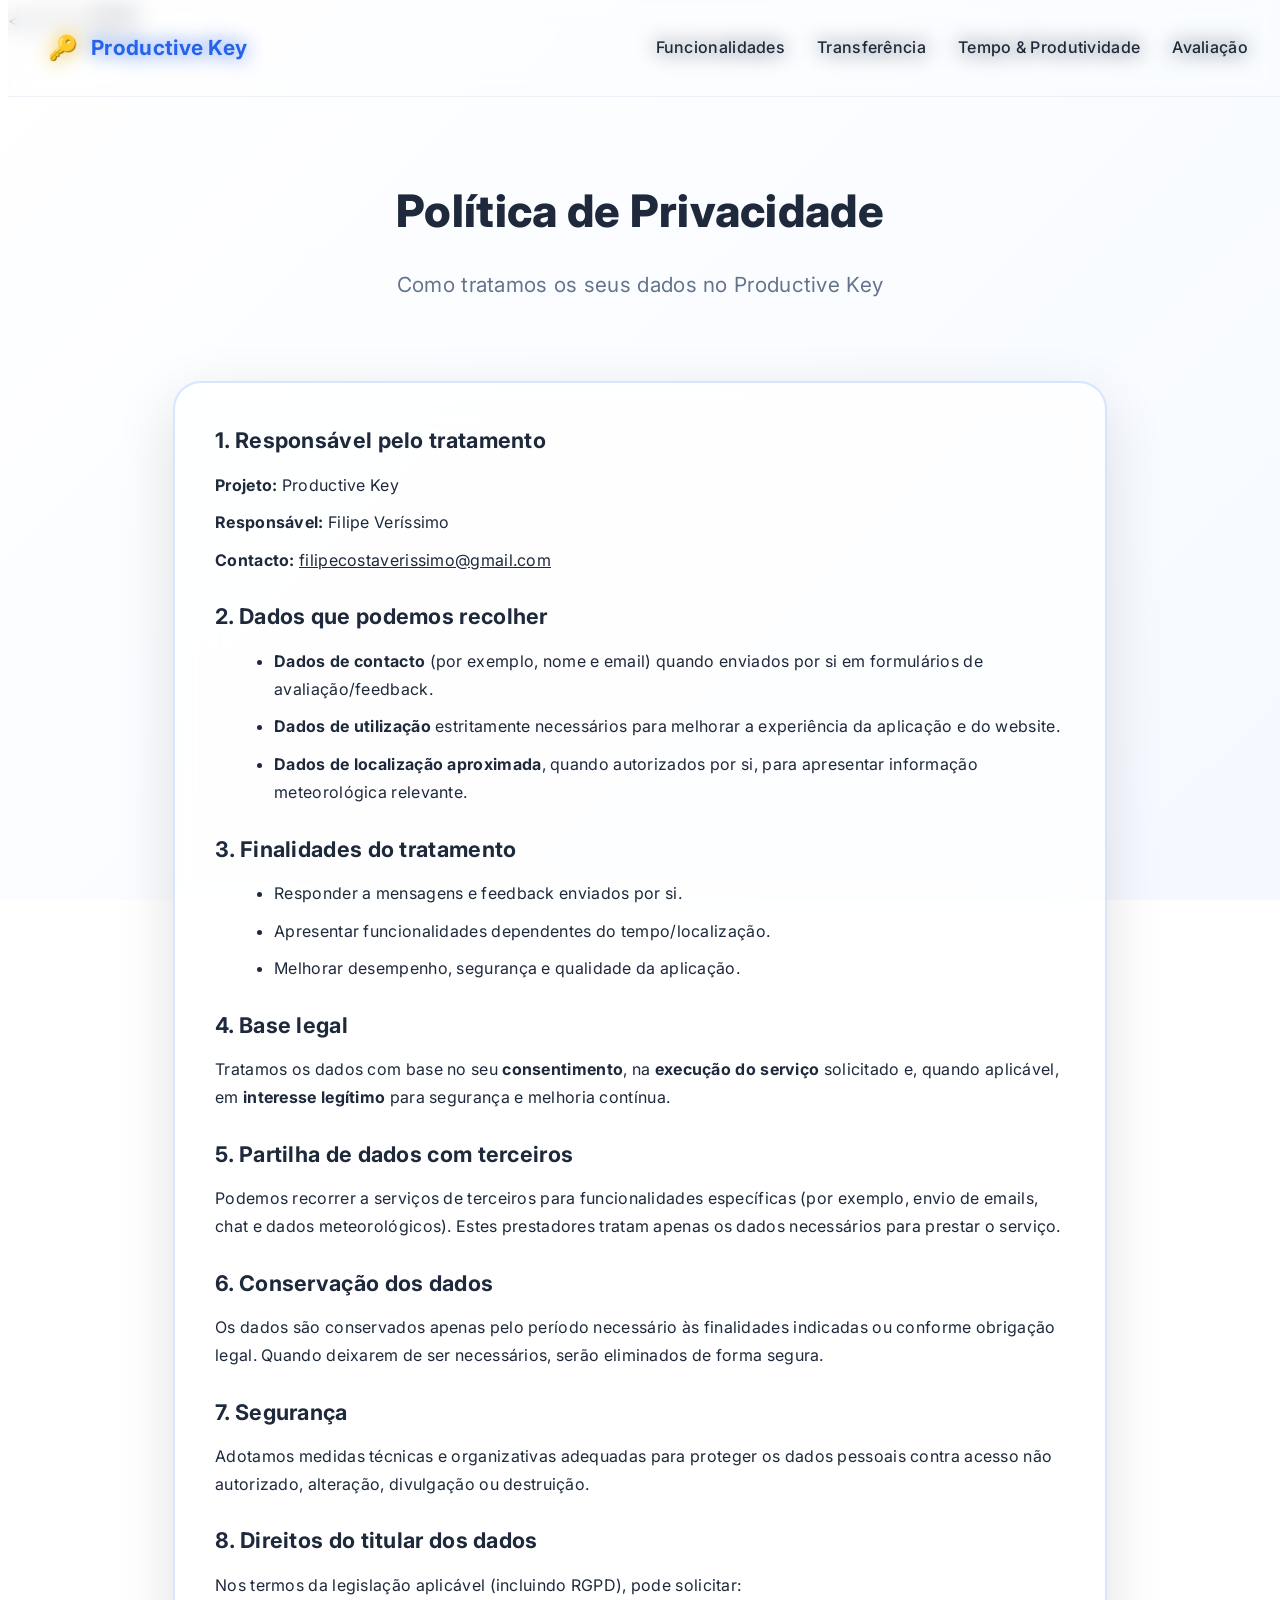
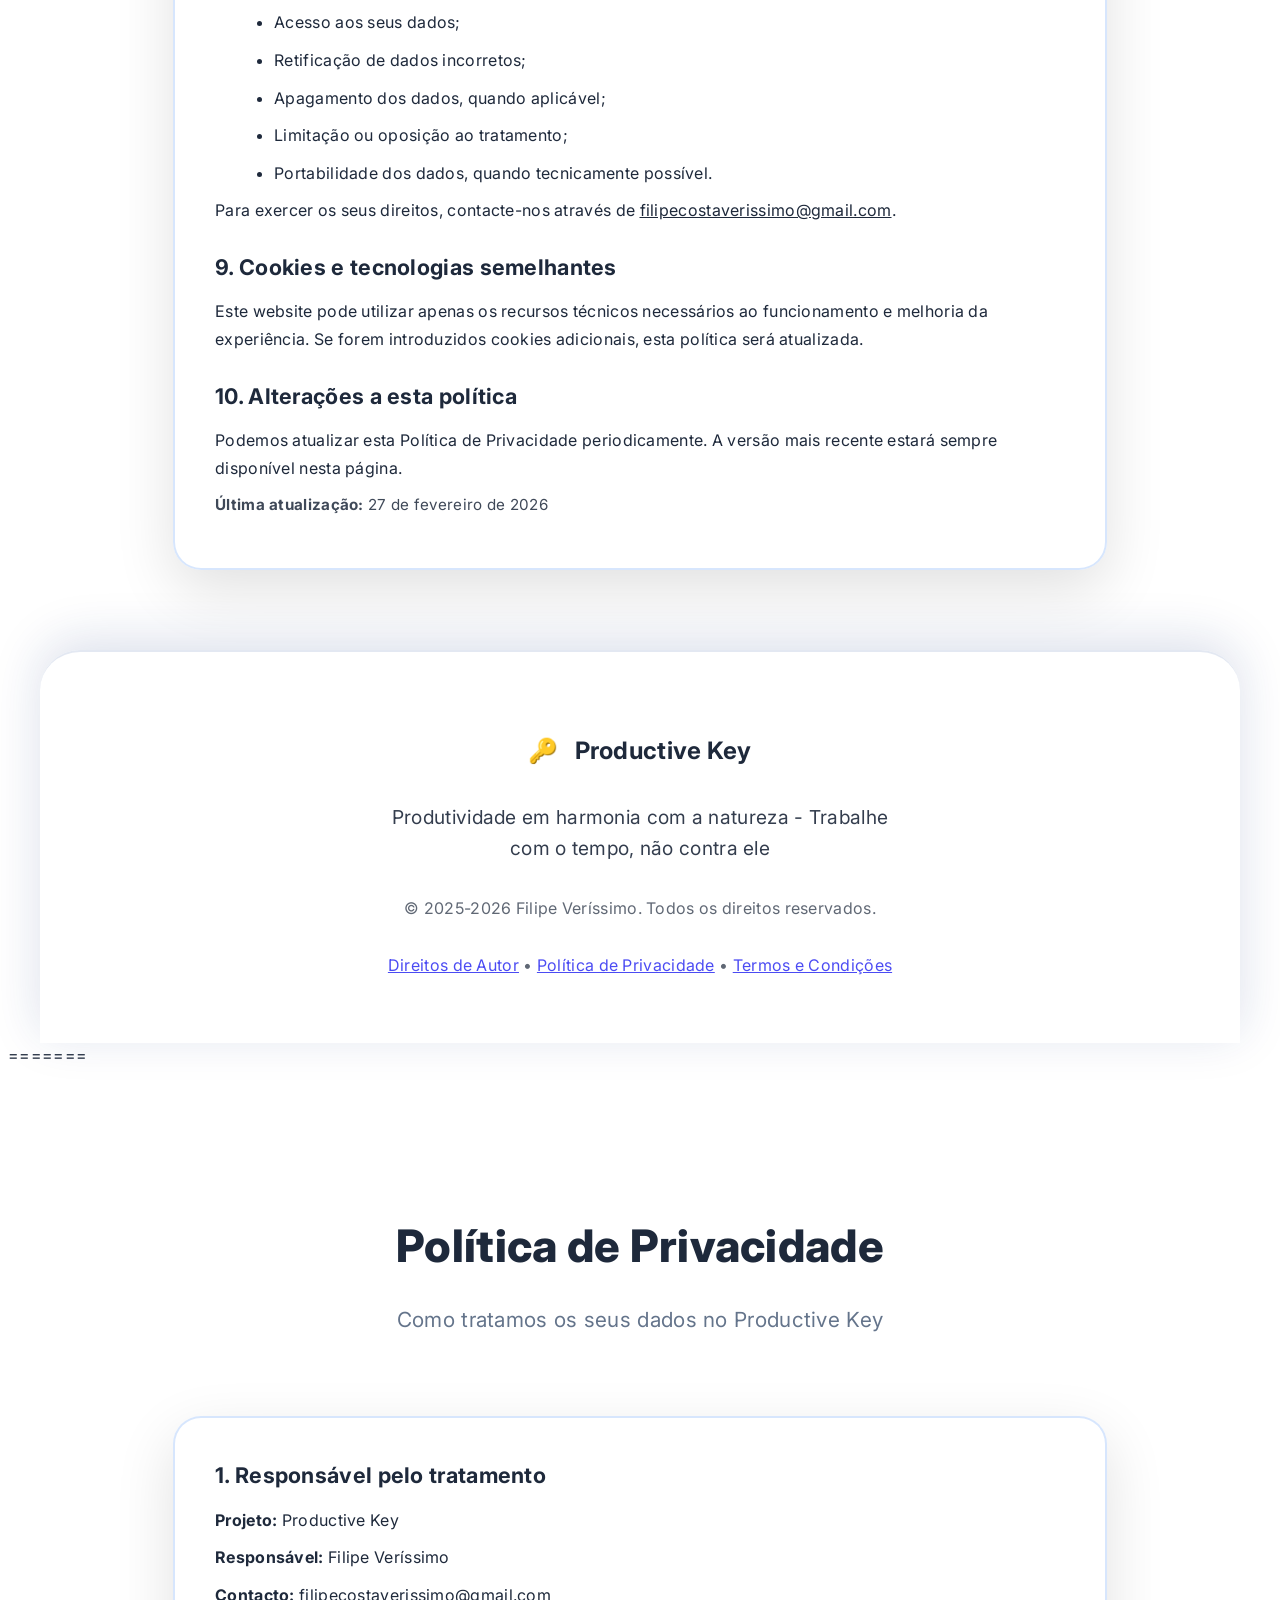
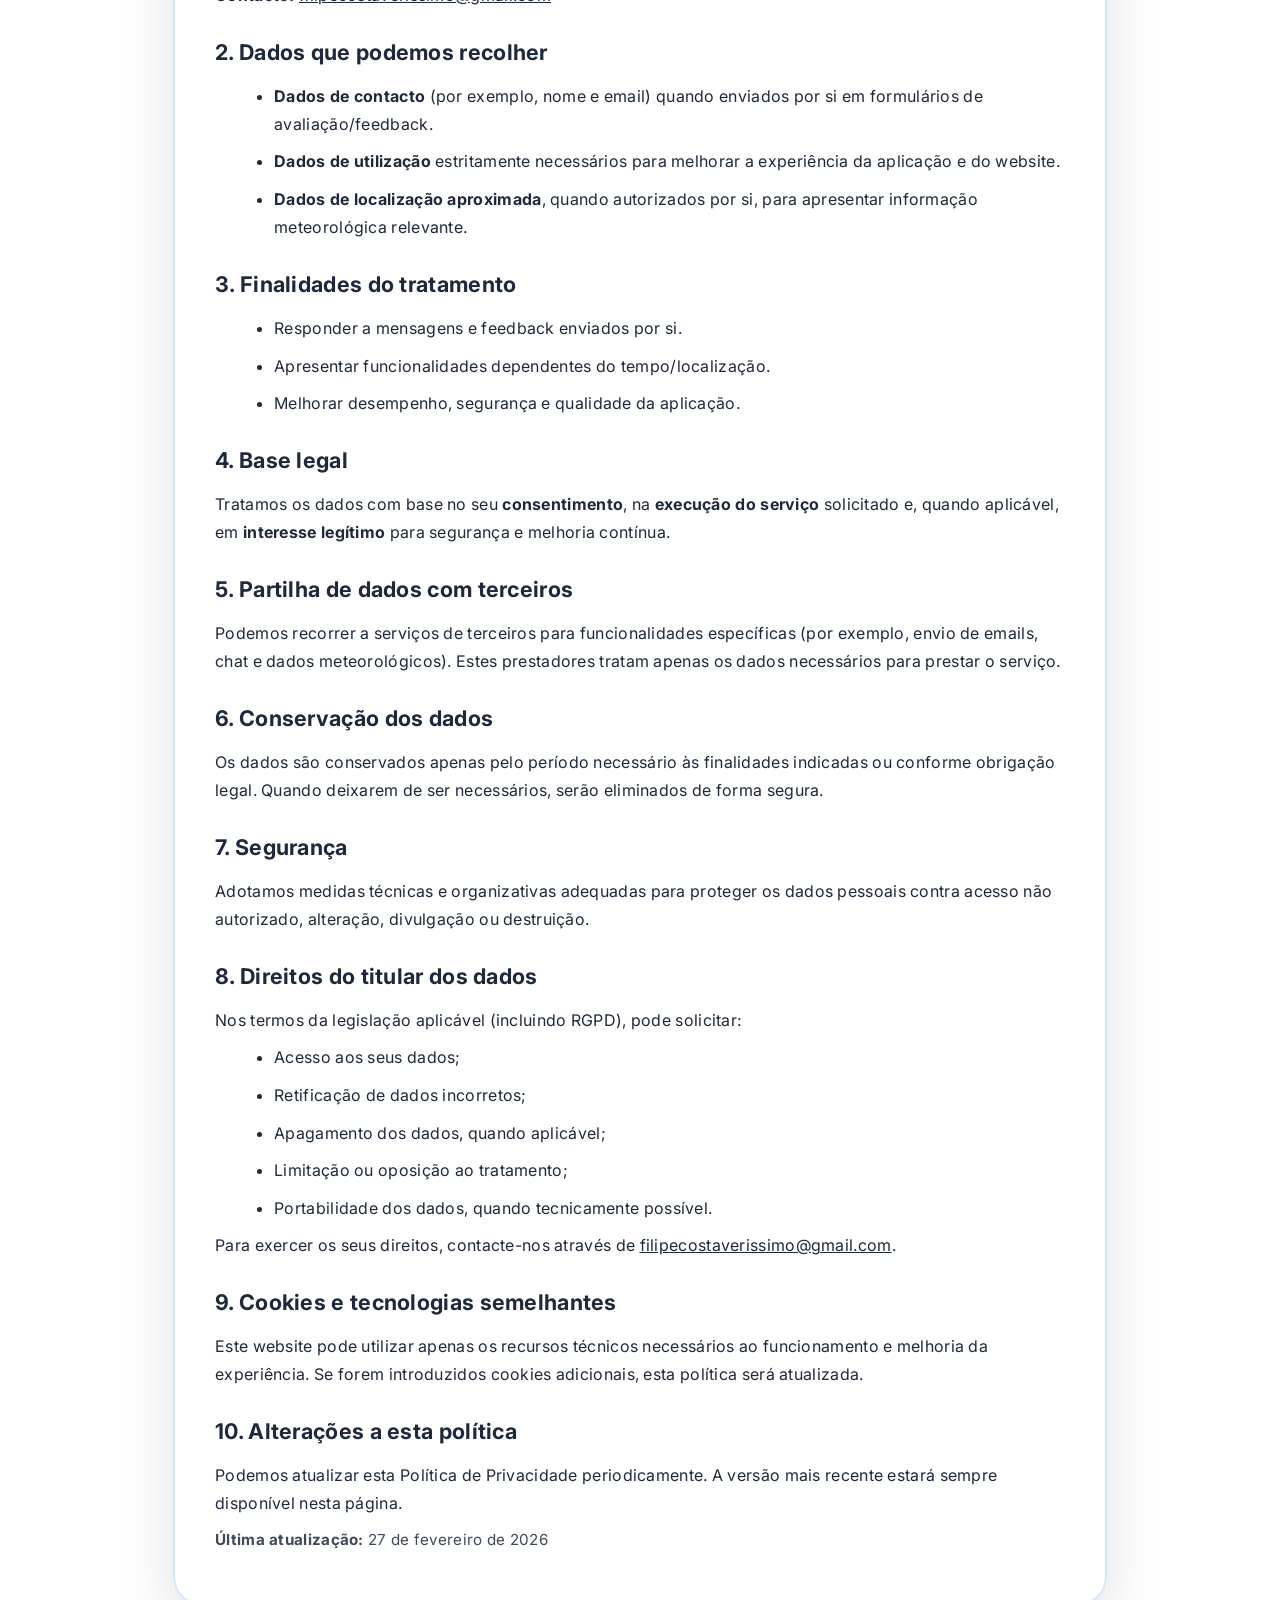
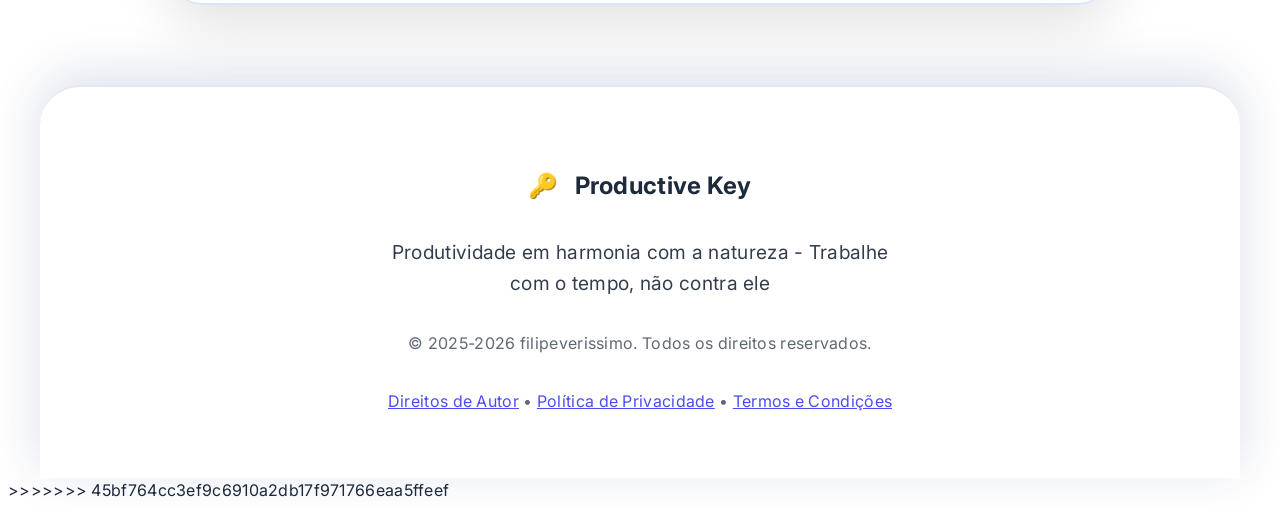
<file: politica-privacidade.html>
<<<<<<< HEAD
<!DOCTYPE html>
<html lang="pt-PT">
<head>
    <meta charset="UTF-8">
    <meta name="viewport" content="width=device-width, initial-scale=1.0">
    <title>Política de Privacidade - Productive Key</title>

    <meta name="description" content="Política de Privacidade da aplicação Productive Key.">
    <meta name="author" content="Productive Key">

    <link rel="preconnect" href="https://fonts.googleapis.com">
    <link rel="preconnect" href="https://fonts.gstatic.com" crossorigin>
    <link href="https://fonts.googleapis.com/css2?family=Inter:wght@300;400;500;600;700&display=swap" rel="stylesheet">

    <link rel="icon" type="image/x-icon" href="data:image/svg+xml,<svg xmlns='http://www.w3.org/2000/svg' viewBox='0 0 100 100'><text y='.9em' font-size='90'>🔑</text></svg>">

    <link rel="stylesheet" href="Untitled-2.css">
    <link rel="stylesheet" href="animations.css">

    <style>
        .legal-page {
            padding: 7rem 0 5rem;
        }
        .legal-card {
            margin: 2.5rem auto 0;
            max-width: 850px;
            background: rgba(255, 255, 255, 0.75);
            border: 2px solid rgba(59, 130, 246, 0.2);
            border-radius: 28px;
            padding: 2.5rem;
            box-shadow: 0 20px 60px rgba(0, 0, 0, 0.12);
            backdrop-filter: blur(18px);
        }
        .legal-card h2 {
            margin: 1.6rem 0 0.8rem;
            font-size: 1.35rem;
        }
        .legal-card h2:first-child {
            margin-top: 0;
        }
        .legal-card p,
        .legal-card li {
            margin: 0.6rem 0;
            line-height: 1.75;
        }
        .legal-card ul {
            margin: 0.3rem 0 0.6rem 1.2rem;
        }
        .legal-card a {
            color: inherit;
            text-decoration: underline;
        }
        .legal-updated {
            margin-top: 1rem;
            font-size: 0.95rem;
            opacity: 0.85;
        }
        @media (max-width: 768px) {
            .legal-page { padding: 6rem 0 4rem; }
            .legal-card { padding: 2rem; }
        }
    </style>
</head>
<body>
    <div class="progress-bar" id="progressBar"></div>

    <header class="header" id="header">
        <nav class="nav">
            <a href="html.html" class="nav-brand">
                <div class="app-icon">🔑</div>
                <span class="app-name">Productive Key</span>
            </a>
            <ul class="nav-links" id="navLinks" role="menu" aria-hidden="true">
                <li><a href="html.html#features">Funcionalidades</a></li>
                <li><a href="html.html#download">Transferência</a></li>
                <li><a href="html.html#weather">Tempo & Produtividade</a></li>
                <li><a href="html.html#review">Avaliação</a></li>
            </ul>
            <button class="mobile-menu-btn" id="mobileMenuBtn" aria-label="Abrir menu" aria-expanded="false" aria-controls="navLinks">☰</button>
        </nav>
    </header>

    <main class="legal-page">
        <div class="container">
            <h1 class="section-title">Política de Privacidade</h1>
            <p class="section-subtitle">Como tratamos os seus dados no Productive Key</p>

            <div class="legal-card">
                <h2>1. Responsável pelo tratamento</h2>
                <p><strong>Projeto:</strong> Productive Key</p>
                <p><strong>Responsável:</strong> Filipe Veríssimo</p>
                <p><strong>Contacto:</strong> <a href="mailto:filipecostaverissimo@gmail.com">filipecostaverissimo@gmail.com</a></p>

                <h2>2. Dados que podemos recolher</h2>
                <ul>
                    <li><strong>Dados de contacto</strong> (por exemplo, nome e email) quando enviados por si em formulários de avaliação/feedback.</li>
                    <li><strong>Dados de utilização</strong> estritamente necessários para melhorar a experiência da aplicação e do website.</li>
                    <li><strong>Dados de localização aproximada</strong>, quando autorizados por si, para apresentar informação meteorológica relevante.</li>
                </ul>

                <h2>3. Finalidades do tratamento</h2>
                <ul>
                    <li>Responder a mensagens e feedback enviados por si.</li>
                    <li>Apresentar funcionalidades dependentes do tempo/localização.</li>
                    <li>Melhorar desempenho, segurança e qualidade da aplicação.</li>
                </ul>

                <h2>4. Base legal</h2>
                <p>Tratamos os dados com base no seu <strong>consentimento</strong>, na <strong>execução do serviço</strong> solicitado e, quando aplicável, em <strong>interesse legítimo</strong> para segurança e melhoria contínua.</p>

                <h2>5. Partilha de dados com terceiros</h2>
                <p>Podemos recorrer a serviços de terceiros para funcionalidades específicas (por exemplo, envio de emails, chat e dados meteorológicos). Estes prestadores tratam apenas os dados necessários para prestar o serviço.</p>

                <h2>6. Conservação dos dados</h2>
                <p>Os dados são conservados apenas pelo período necessário às finalidades indicadas ou conforme obrigação legal. Quando deixarem de ser necessários, serão eliminados de forma segura.</p>

                <h2>7. Segurança</h2>
                <p>Adotamos medidas técnicas e organizativas adequadas para proteger os dados pessoais contra acesso não autorizado, alteração, divulgação ou destruição.</p>

                <h2>8. Direitos do titular dos dados</h2>
                <p>Nos termos da legislação aplicável (incluindo RGPD), pode solicitar:</p>
                <ul>
                    <li>Acesso aos seus dados;</li>
                    <li>Retificação de dados incorretos;</li>
                    <li>Apagamento dos dados, quando aplicável;</li>
                    <li>Limitação ou oposição ao tratamento;</li>
                    <li>Portabilidade dos dados, quando tecnicamente possível.</li>
                </ul>
                <p>Para exercer os seus direitos, contacte-nos através de <a href="mailto:filipecostaverissimo@gmail.com">filipecostaverissimo@gmail.com</a>.</p>

                <h2>9. Cookies e tecnologias semelhantes</h2>
                <p>Este website pode utilizar apenas os recursos técnicos necessários ao funcionamento e melhoria da experiência. Se forem introduzidos cookies adicionais, esta política será atualizada.</p>

                <h2>10. Alterações a esta política</h2>
                <p>Podemos atualizar esta Política de Privacidade periodicamente. A versão mais recente estará sempre disponível nesta página.</p>

                <p class="legal-updated"><strong>Última atualização:</strong> 27 de fevereiro de 2026</p>
            </div>
        </div>
    </main>

    <footer class="footer">
        <div class="container">
            <div class="footer-content">
                <div class="footer-brand">
                    <div class="app-icon">🔑</div>
                    <span class="app-name">Productive Key</span>
                </div>
                <p class="footer-tagline">Produtividade em harmonia com a natureza - Trabalhe com o tempo, não contra ele</p>
                <p class="footer-copyright">&copy; 2025-2026 Filipe Veríssimo. Todos os direitos reservados.</p>
                <p class="footer-copyright"><a href="direitos-autor.html">Direitos de Autor</a> • <a href="politica-privacidade.html">Política de Privacidade</a> • <a href="termos-condicoes.html">Termos e Condições</a></p>
            </div>
        </div>
    </footer>

    <script src="darkMode.js"></script>
    <script src="notifications.js"></script>
    <script src="weather.js"></script>
    <script src="rating.js"></script>
    <script src="email.js"></script>
    <script src="feedback.js"></script>
    <script src="scrollAnimations.js"></script>
    <script src="main.js"></script>
    <script src="cookie-consent.js"></script>
</body>
</html>
=======
<!DOCTYPE html>
<html lang="pt-PT">
<head>
    <meta charset="UTF-8">
    <meta name="viewport" content="width=device-width, initial-scale=1.0">
    <title>Política de Privacidade - Productive Key</title>

    <meta name="description" content="Política de Privacidade da aplicação Productive Key.">
    <meta name="author" content="Productive Key">

    <link rel="preconnect" href="https://fonts.googleapis.com">
    <link rel="preconnect" href="https://fonts.gstatic.com" crossorigin>
    <link href="https://fonts.googleapis.com/css2?family=Inter:wght@300;400;500;600;700&display=swap" rel="stylesheet">

    <link rel="icon" type="image/x-icon" href="data:image/svg+xml,<svg xmlns='http://www.w3.org/2000/svg' viewBox='0 0 100 100'><text y='.9em' font-size='90'>🔑</text></svg>">

    <link rel="stylesheet" href="Untitled-2.css">
    <link rel="stylesheet" href="animations.css">

    <style>
        .legal-page {
            padding: 7rem 0 5rem;
        }
        .legal-card {
            margin: 2.5rem auto 0;
            max-width: 850px;
            background: rgba(255, 255, 255, 0.75);
            border: 2px solid rgba(59, 130, 246, 0.2);
            border-radius: 28px;
            padding: 2.5rem;
            box-shadow: 0 20px 60px rgba(0, 0, 0, 0.12);
            backdrop-filter: blur(18px);
        }
        .legal-card h2 {
            margin: 1.6rem 0 0.8rem;
            font-size: 1.35rem;
        }
        .legal-card h2:first-child {
            margin-top: 0;
        }
        .legal-card p,
        .legal-card li {
            margin: 0.6rem 0;
            line-height: 1.75;
        }
        .legal-card ul {
            margin: 0.3rem 0 0.6rem 1.2rem;
        }
        .legal-card a {
            color: inherit;
            text-decoration: underline;
        }
        .legal-updated {
            margin-top: 1rem;
            font-size: 0.95rem;
            opacity: 0.85;
        }
        @media (max-width: 768px) {
            .legal-page { padding: 6rem 0 4rem; }
            .legal-card { padding: 2rem; }
        }
    </style>
</head>
<body>
    <div class="progress-bar" id="progressBar"></div>

    <header class="header" id="header">
        <nav class="nav">
            <a href="html.html" class="nav-brand">
                <div class="app-icon">🔑</div>
                <span class="app-name">Productive Key</span>
            </a>
            <ul class="nav-links" id="navLinks" role="menu" aria-hidden="true">
                <li><a href="html.html#features">Funcionalidades</a></li>
                <li><a href="html.html#download">Transferência</a></li>
                <li><a href="html.html#weather">Tempo & Produtividade</a></li>
                <li><a href="html.html#review">Avaliação</a></li>
            </ul>
            <button class="mobile-menu-btn" id="mobileMenuBtn" aria-label="Abrir menu" aria-expanded="false" aria-controls="navLinks">☰</button>
        </nav>
    </header>

    <main class="legal-page">
        <div class="container">
            <h1 class="section-title">Política de Privacidade</h1>
            <p class="section-subtitle">Como tratamos os seus dados no Productive Key</p>

            <div class="legal-card">
                <h2>1. Responsável pelo tratamento</h2>
                <p><strong>Projeto:</strong> Productive Key</p>
                <p><strong>Responsável:</strong> Filipe Veríssimo</p>
                <p><strong>Contacto:</strong> <a href="mailto:filipecostaverissimo@gmail.com">filipecostaverissimo@gmail.com</a></p>

                <h2>2. Dados que podemos recolher</h2>
                <ul>
                    <li><strong>Dados de contacto</strong> (por exemplo, nome e email) quando enviados por si em formulários de avaliação/feedback.</li>
                    <li><strong>Dados de utilização</strong> estritamente necessários para melhorar a experiência da aplicação e do website.</li>
                    <li><strong>Dados de localização aproximada</strong>, quando autorizados por si, para apresentar informação meteorológica relevante.</li>
                </ul>

                <h2>3. Finalidades do tratamento</h2>
                <ul>
                    <li>Responder a mensagens e feedback enviados por si.</li>
                    <li>Apresentar funcionalidades dependentes do tempo/localização.</li>
                    <li>Melhorar desempenho, segurança e qualidade da aplicação.</li>
                </ul>

                <h2>4. Base legal</h2>
                <p>Tratamos os dados com base no seu <strong>consentimento</strong>, na <strong>execução do serviço</strong> solicitado e, quando aplicável, em <strong>interesse legítimo</strong> para segurança e melhoria contínua.</p>

                <h2>5. Partilha de dados com terceiros</h2>
                <p>Podemos recorrer a serviços de terceiros para funcionalidades específicas (por exemplo, envio de emails, chat e dados meteorológicos). Estes prestadores tratam apenas os dados necessários para prestar o serviço.</p>

                <h2>6. Conservação dos dados</h2>
                <p>Os dados são conservados apenas pelo período necessário às finalidades indicadas ou conforme obrigação legal. Quando deixarem de ser necessários, serão eliminados de forma segura.</p>

                <h2>7. Segurança</h2>
                <p>Adotamos medidas técnicas e organizativas adequadas para proteger os dados pessoais contra acesso não autorizado, alteração, divulgação ou destruição.</p>

                <h2>8. Direitos do titular dos dados</h2>
                <p>Nos termos da legislação aplicável (incluindo RGPD), pode solicitar:</p>
                <ul>
                    <li>Acesso aos seus dados;</li>
                    <li>Retificação de dados incorretos;</li>
                    <li>Apagamento dos dados, quando aplicável;</li>
                    <li>Limitação ou oposição ao tratamento;</li>
                    <li>Portabilidade dos dados, quando tecnicamente possível.</li>
                </ul>
                <p>Para exercer os seus direitos, contacte-nos através de <a href="mailto:filipecostaverissimo@gmail.com">filipecostaverissimo@gmail.com</a>.</p>

                <h2>9. Cookies e tecnologias semelhantes</h2>
                <p>Este website pode utilizar apenas os recursos técnicos necessários ao funcionamento e melhoria da experiência. Se forem introduzidos cookies adicionais, esta política será atualizada.</p>

                <h2>10. Alterações a esta política</h2>
                <p>Podemos atualizar esta Política de Privacidade periodicamente. A versão mais recente estará sempre disponível nesta página.</p>

                <p class="legal-updated"><strong>Última atualização:</strong> 27 de fevereiro de 2026</p>
            </div>
        </div>
    </main>

    <footer class="footer">
        <div class="container">
            <div class="footer-content">
                <div class="footer-brand">
                    <div class="app-icon">🔑</div>
                    <span class="app-name">Productive Key</span>
                </div>
                <p class="footer-tagline">Produtividade em harmonia com a natureza - Trabalhe com o tempo, não contra ele</p>
                <p class="footer-copyright">&copy; 2025-2026 filipeverissimo. Todos os direitos reservados.</p>
                <p class="footer-copyright"><a href="direitos-autor.html">Direitos de Autor</a> • <a href="politica-privacidade.html">Política de Privacidade</a> • <a href="termos-condicoes.html">Termos e Condições</a></p>
            </div>
        </div>
    </footer>

    <script src="darkMode.js"></script>
    <script src="notifications.js"></script>
    <script src="weather.js"></script>
    <script src="rating.js"></script>
    <script src="email.js"></script>
    <script src="feedback.js"></script>
    <script src="scrollAnimations.js"></script>
    <script src="main.js"></script>
    <script src="cookie-consent.js"></script>
</body>
</html>
>>>>>>> 45bf764cc3ef9c6910a2db17f971766eaa5ffeef
</file>
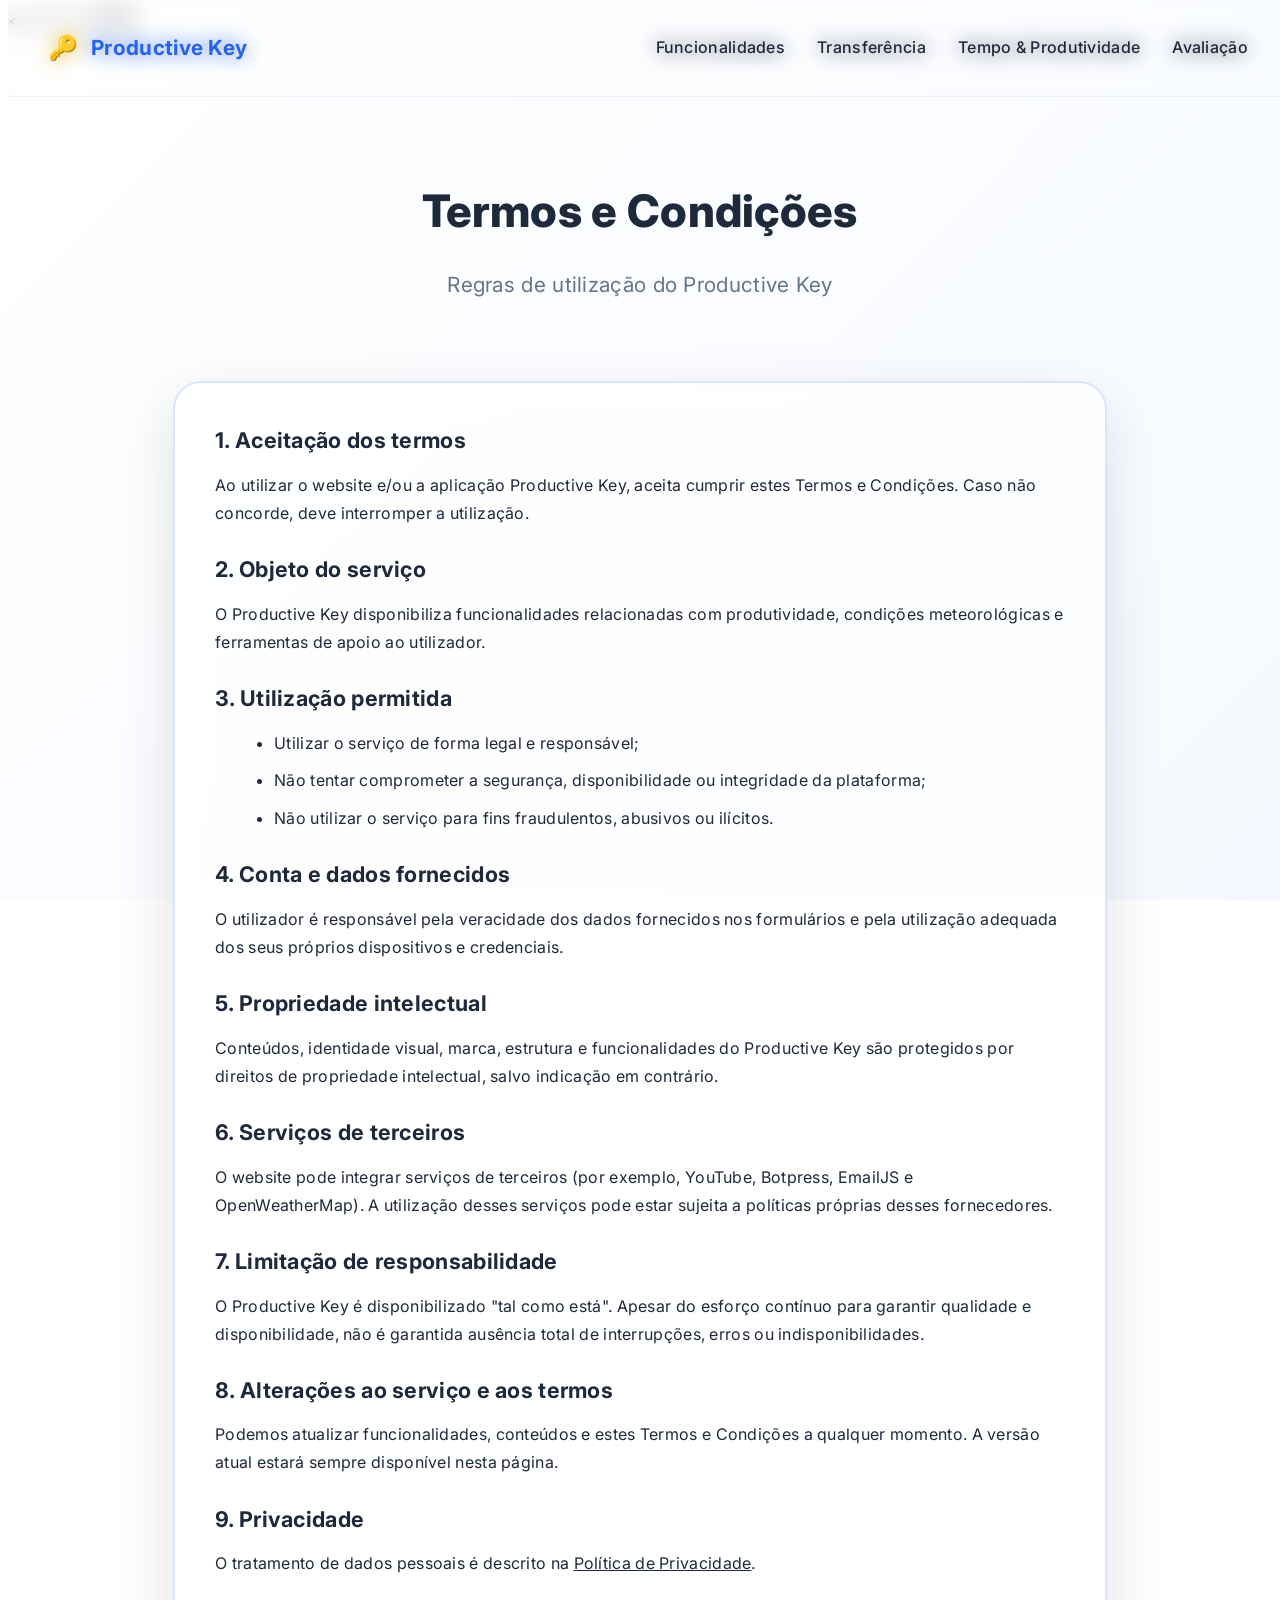
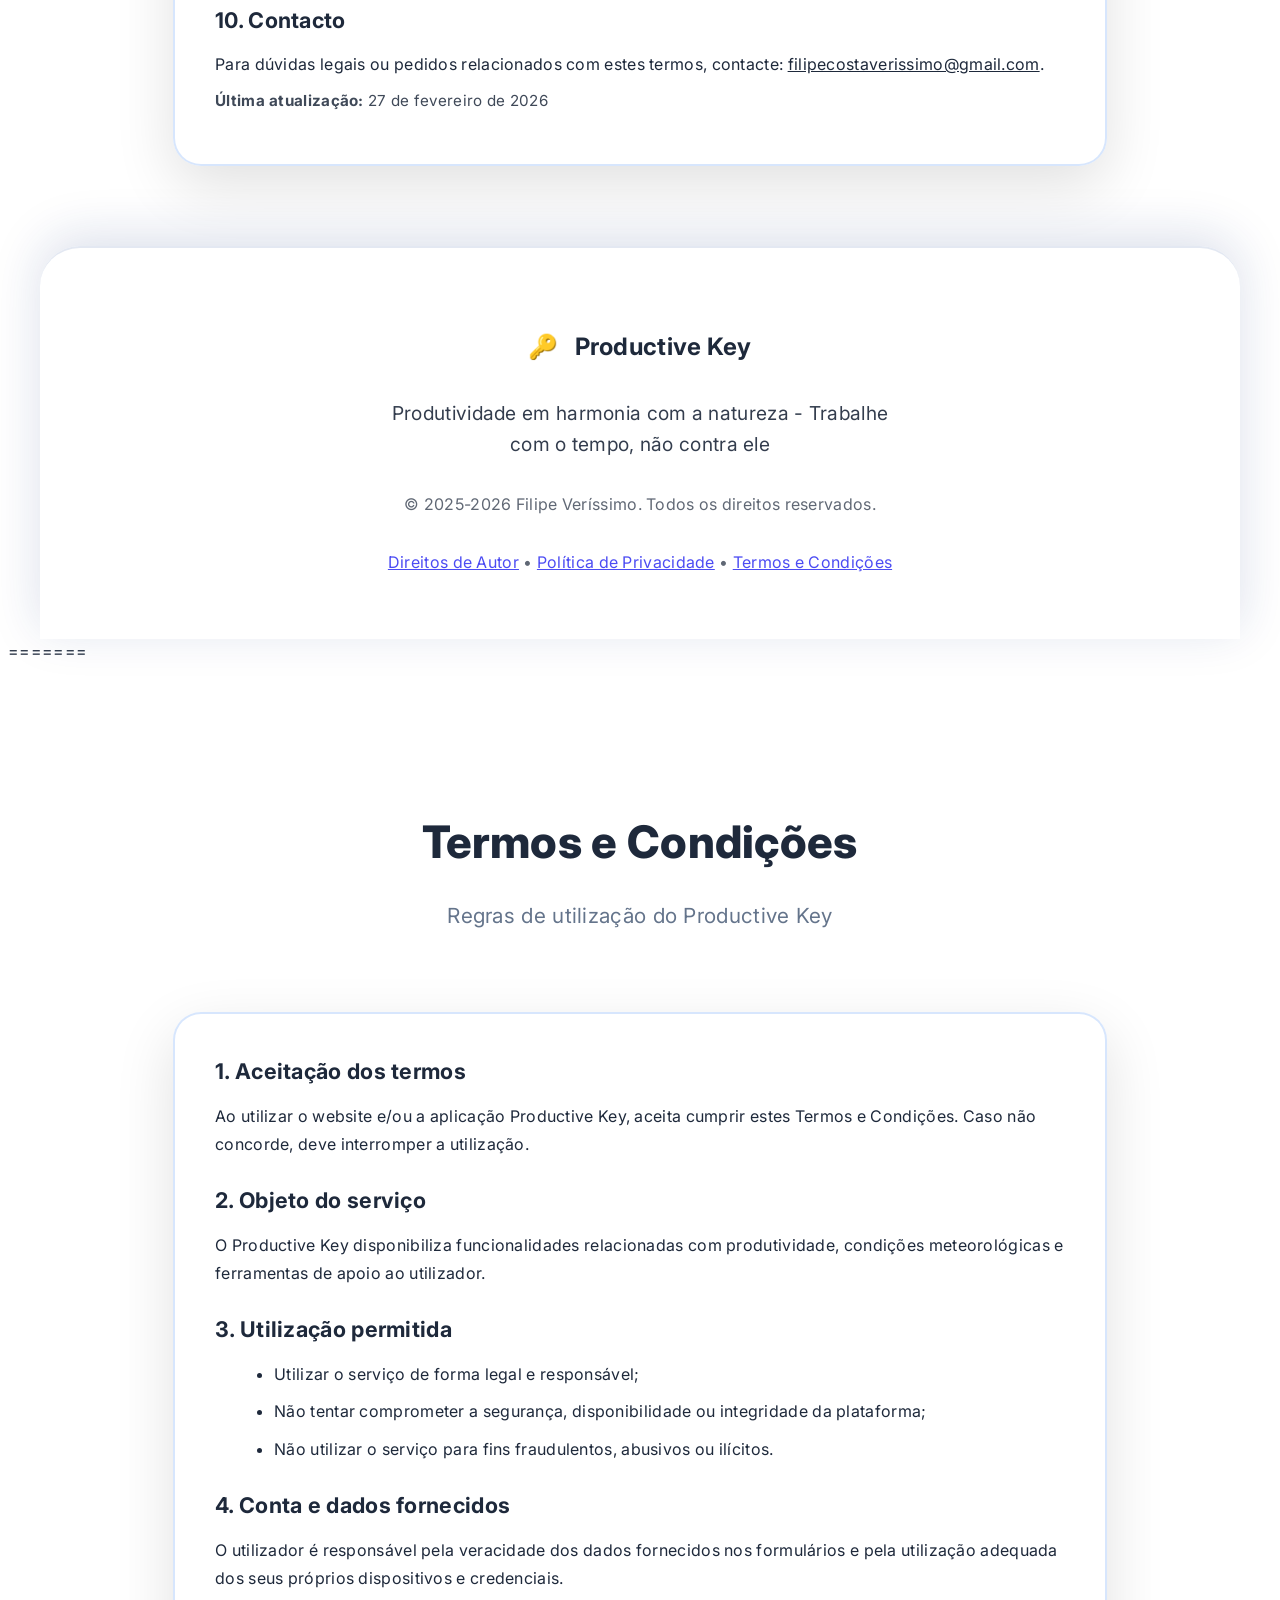
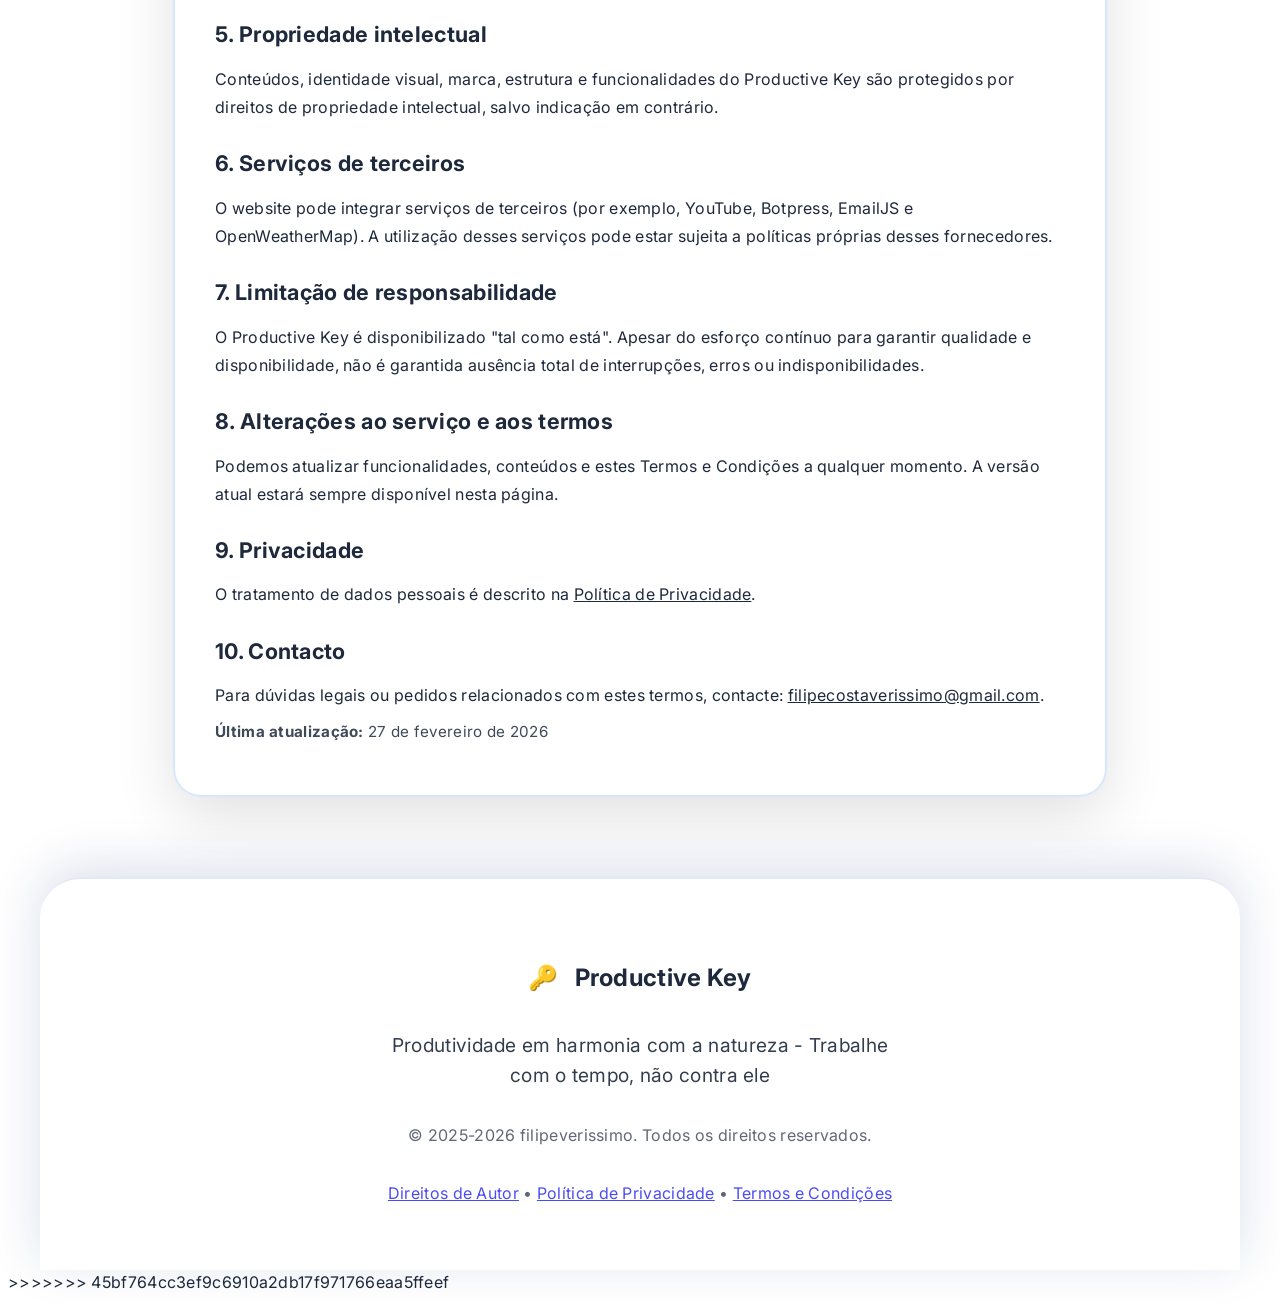
<file: termos-condicoes.html>
<<<<<<< HEAD
<!DOCTYPE html>
<html lang="pt-PT">
<head>
    <meta charset="UTF-8">
    <meta name="viewport" content="width=device-width, initial-scale=1.0">
    <title>Termos e Condições - Productive Key</title>

    <meta name="description" content="Termos e Condições de utilização da aplicação Productive Key.">
    <meta name="author" content="Productive Key">

    <link rel="preconnect" href="https://fonts.googleapis.com">
    <link rel="preconnect" href="https://fonts.gstatic.com" crossorigin>
    <link href="https://fonts.googleapis.com/css2?family=Inter:wght@300;400;500;600;700&display=swap" rel="stylesheet">

    <link rel="icon" type="image/x-icon" href="data:image/svg+xml,<svg xmlns='http://www.w3.org/2000/svg' viewBox='0 0 100 100'><text y='.9em' font-size='90'>🔑</text></svg>">

    <link rel="stylesheet" href="Untitled-2.css">
    <link rel="stylesheet" href="animations.css">

    <style>
        .legal-page {
            padding: 7rem 0 5rem;
        }
        .legal-card {
            margin: 2.5rem auto 0;
            max-width: 850px;
            background: rgba(255, 255, 255, 0.75);
            border: 2px solid rgba(59, 130, 246, 0.2);
            border-radius: 28px;
            padding: 2.5rem;
            box-shadow: 0 20px 60px rgba(0, 0, 0, 0.12);
            backdrop-filter: blur(18px);
        }
        .legal-card h2 {
            margin: 1.6rem 0 0.8rem;
            font-size: 1.35rem;
        }
        .legal-card h2:first-child {
            margin-top: 0;
        }
        .legal-card p,
        .legal-card li {
            margin: 0.6rem 0;
            line-height: 1.75;
        }
        .legal-card ul {
            margin: 0.3rem 0 0.6rem 1.2rem;
        }
        .legal-card a {
            color: inherit;
            text-decoration: underline;
        }
        .legal-updated {
            margin-top: 1rem;
            font-size: 0.95rem;
            opacity: 0.85;
        }
        @media (max-width: 768px) {
            .legal-page { padding: 6rem 0 4rem; }
            .legal-card { padding: 2rem; }
        }
    </style>
</head>
<body>
    <div class="progress-bar" id="progressBar"></div>

    <header class="header" id="header">
        <nav class="nav">
            <a href="html.html" class="nav-brand">
                <div class="app-icon">🔑</div>
                <span class="app-name">Productive Key</span>
            </a>
            <ul class="nav-links" id="navLinks" role="menu" aria-hidden="true">
                <li><a href="html.html#features">Funcionalidades</a></li>
                <li><a href="html.html#download">Transferência</a></li>
                <li><a href="html.html#weather">Tempo & Produtividade</a></li>
                <li><a href="html.html#review">Avaliação</a></li>
            </ul>
            <button class="mobile-menu-btn" id="mobileMenuBtn" aria-label="Abrir menu" aria-expanded="false" aria-controls="navLinks">☰</button>
        </nav>
    </header>

    <main class="legal-page">
        <div class="container">
            <h1 class="section-title">Termos e Condições</h1>
            <p class="section-subtitle">Regras de utilização do Productive Key</p>

            <div class="legal-card">
                <h2>1. Aceitação dos termos</h2>
                <p>Ao utilizar o website e/ou a aplicação Productive Key, aceita cumprir estes Termos e Condições. Caso não concorde, deve interromper a utilização.</p>

                <h2>2. Objeto do serviço</h2>
                <p>O Productive Key disponibiliza funcionalidades relacionadas com produtividade, condições meteorológicas e ferramentas de apoio ao utilizador.</p>

                <h2>3. Utilização permitida</h2>
                <ul>
                    <li>Utilizar o serviço de forma legal e responsável;</li>
                    <li>Não tentar comprometer a segurança, disponibilidade ou integridade da plataforma;</li>
                    <li>Não utilizar o serviço para fins fraudulentos, abusivos ou ilícitos.</li>
                </ul>

                <h2>4. Conta e dados fornecidos</h2>
                <p>O utilizador é responsável pela veracidade dos dados fornecidos nos formulários e pela utilização adequada dos seus próprios dispositivos e credenciais.</p>

                <h2>5. Propriedade intelectual</h2>
                <p>Conteúdos, identidade visual, marca, estrutura e funcionalidades do Productive Key são protegidos por direitos de propriedade intelectual, salvo indicação em contrário.</p>

                <h2>6. Serviços de terceiros</h2>
                <p>O website pode integrar serviços de terceiros (por exemplo, YouTube, Botpress, EmailJS e OpenWeatherMap). A utilização desses serviços pode estar sujeita a políticas próprias desses fornecedores.</p>

                <h2>7. Limitação de responsabilidade</h2>
                <p>O Productive Key é disponibilizado "tal como está". Apesar do esforço contínuo para garantir qualidade e disponibilidade, não é garantida ausência total de interrupções, erros ou indisponibilidades.</p>

                <h2>8. Alterações ao serviço e aos termos</h2>
                <p>Podemos atualizar funcionalidades, conteúdos e estes Termos e Condições a qualquer momento. A versão atual estará sempre disponível nesta página.</p>

                <h2>9. Privacidade</h2>
                <p>O tratamento de dados pessoais é descrito na <a href="politica-privacidade.html">Política de Privacidade</a>.</p>

                <h2>10. Contacto</h2>
                <p>Para dúvidas legais ou pedidos relacionados com estes termos, contacte: <a href="mailto:filipecostaverissimo@gmail.com">filipecostaverissimo@gmail.com</a>.</p>

                <p class="legal-updated"><strong>Última atualização:</strong> 27 de fevereiro de 2026</p>
            </div>
        </div>
    </main>

    <footer class="footer">
        <div class="container">
            <div class="footer-content">
                <div class="footer-brand">
                    <div class="app-icon">🔑</div>
                    <span class="app-name">Productive Key</span>
                </div>
                <p class="footer-tagline">Produtividade em harmonia com a natureza - Trabalhe com o tempo, não contra ele</p>
                <p class="footer-copyright">&copy; 2025-2026 Filipe Veríssimo. Todos os direitos reservados.</p>
                <p class="footer-copyright"><a href="direitos-autor.html">Direitos de Autor</a> • <a href="politica-privacidade.html">Política de Privacidade</a> • <a href="termos-condicoes.html">Termos e Condições</a></p>
            </div>
        </div>
    </footer>

    <script src="darkMode.js"></script>
    <script src="notifications.js"></script>
    <script src="weather.js"></script>
    <script src="rating.js"></script>
    <script src="email.js"></script>
    <script src="feedback.js"></script>
    <script src="scrollAnimations.js"></script>
    <script src="main.js"></script>
    <script src="cookie-consent.js"></script>
</body>
</html>
=======
<!DOCTYPE html>
<html lang="pt-PT">
<head>
    <meta charset="UTF-8">
    <meta name="viewport" content="width=device-width, initial-scale=1.0">
    <title>Termos e Condições - Productive Key</title>

    <meta name="description" content="Termos e Condições de utilização da aplicação Productive Key.">
    <meta name="author" content="Productive Key">

    <link rel="preconnect" href="https://fonts.googleapis.com">
    <link rel="preconnect" href="https://fonts.gstatic.com" crossorigin>
    <link href="https://fonts.googleapis.com/css2?family=Inter:wght@300;400;500;600;700&display=swap" rel="stylesheet">

    <link rel="icon" type="image/x-icon" href="data:image/svg+xml,<svg xmlns='http://www.w3.org/2000/svg' viewBox='0 0 100 100'><text y='.9em' font-size='90'>🔑</text></svg>">

    <link rel="stylesheet" href="Untitled-2.css">
    <link rel="stylesheet" href="animations.css">

    <style>
        .legal-page {
            padding: 7rem 0 5rem;
        }
        .legal-card {
            margin: 2.5rem auto 0;
            max-width: 850px;
            background: rgba(255, 255, 255, 0.75);
            border: 2px solid rgba(59, 130, 246, 0.2);
            border-radius: 28px;
            padding: 2.5rem;
            box-shadow: 0 20px 60px rgba(0, 0, 0, 0.12);
            backdrop-filter: blur(18px);
        }
        .legal-card h2 {
            margin: 1.6rem 0 0.8rem;
            font-size: 1.35rem;
        }
        .legal-card h2:first-child {
            margin-top: 0;
        }
        .legal-card p,
        .legal-card li {
            margin: 0.6rem 0;
            line-height: 1.75;
        }
        .legal-card ul {
            margin: 0.3rem 0 0.6rem 1.2rem;
        }
        .legal-card a {
            color: inherit;
            text-decoration: underline;
        }
        .legal-updated {
            margin-top: 1rem;
            font-size: 0.95rem;
            opacity: 0.85;
        }
        @media (max-width: 768px) {
            .legal-page { padding: 6rem 0 4rem; }
            .legal-card { padding: 2rem; }
        }
    </style>
</head>
<body>
    <div class="progress-bar" id="progressBar"></div>

    <header class="header" id="header">
        <nav class="nav">
            <a href="html.html" class="nav-brand">
                <div class="app-icon">🔑</div>
                <span class="app-name">Productive Key</span>
            </a>
            <ul class="nav-links" id="navLinks" role="menu" aria-hidden="true">
                <li><a href="html.html#features">Funcionalidades</a></li>
                <li><a href="html.html#download">Transferência</a></li>
                <li><a href="html.html#weather">Tempo & Produtividade</a></li>
                <li><a href="html.html#review">Avaliação</a></li>
            </ul>
            <button class="mobile-menu-btn" id="mobileMenuBtn" aria-label="Abrir menu" aria-expanded="false" aria-controls="navLinks">☰</button>
        </nav>
    </header>

    <main class="legal-page">
        <div class="container">
            <h1 class="section-title">Termos e Condições</h1>
            <p class="section-subtitle">Regras de utilização do Productive Key</p>

            <div class="legal-card">
                <h2>1. Aceitação dos termos</h2>
                <p>Ao utilizar o website e/ou a aplicação Productive Key, aceita cumprir estes Termos e Condições. Caso não concorde, deve interromper a utilização.</p>

                <h2>2. Objeto do serviço</h2>
                <p>O Productive Key disponibiliza funcionalidades relacionadas com produtividade, condições meteorológicas e ferramentas de apoio ao utilizador.</p>

                <h2>3. Utilização permitida</h2>
                <ul>
                    <li>Utilizar o serviço de forma legal e responsável;</li>
                    <li>Não tentar comprometer a segurança, disponibilidade ou integridade da plataforma;</li>
                    <li>Não utilizar o serviço para fins fraudulentos, abusivos ou ilícitos.</li>
                </ul>

                <h2>4. Conta e dados fornecidos</h2>
                <p>O utilizador é responsável pela veracidade dos dados fornecidos nos formulários e pela utilização adequada dos seus próprios dispositivos e credenciais.</p>

                <h2>5. Propriedade intelectual</h2>
                <p>Conteúdos, identidade visual, marca, estrutura e funcionalidades do Productive Key são protegidos por direitos de propriedade intelectual, salvo indicação em contrário.</p>

                <h2>6. Serviços de terceiros</h2>
                <p>O website pode integrar serviços de terceiros (por exemplo, YouTube, Botpress, EmailJS e OpenWeatherMap). A utilização desses serviços pode estar sujeita a políticas próprias desses fornecedores.</p>

                <h2>7. Limitação de responsabilidade</h2>
                <p>O Productive Key é disponibilizado "tal como está". Apesar do esforço contínuo para garantir qualidade e disponibilidade, não é garantida ausência total de interrupções, erros ou indisponibilidades.</p>

                <h2>8. Alterações ao serviço e aos termos</h2>
                <p>Podemos atualizar funcionalidades, conteúdos e estes Termos e Condições a qualquer momento. A versão atual estará sempre disponível nesta página.</p>

                <h2>9. Privacidade</h2>
                <p>O tratamento de dados pessoais é descrito na <a href="politica-privacidade.html">Política de Privacidade</a>.</p>

                <h2>10. Contacto</h2>
                <p>Para dúvidas legais ou pedidos relacionados com estes termos, contacte: <a href="mailto:filipecostaverissimo@gmail.com">filipecostaverissimo@gmail.com</a>.</p>

                <p class="legal-updated"><strong>Última atualização:</strong> 27 de fevereiro de 2026</p>
            </div>
        </div>
    </main>

    <footer class="footer">
        <div class="container">
            <div class="footer-content">
                <div class="footer-brand">
                    <div class="app-icon">🔑</div>
                    <span class="app-name">Productive Key</span>
                </div>
                <p class="footer-tagline">Produtividade em harmonia com a natureza - Trabalhe com o tempo, não contra ele</p>
                <p class="footer-copyright">&copy; 2025-2026 filipeverissimo. Todos os direitos reservados.</p>
                <p class="footer-copyright"><a href="direitos-autor.html">Direitos de Autor</a> • <a href="politica-privacidade.html">Política de Privacidade</a> • <a href="termos-condicoes.html">Termos e Condições</a></p>
            </div>
        </div>
    </footer>

    <script src="darkMode.js"></script>
    <script src="notifications.js"></script>
    <script src="weather.js"></script>
    <script src="rating.js"></script>
    <script src="email.js"></script>
    <script src="feedback.js"></script>
    <script src="scrollAnimations.js"></script>
    <script src="main.js"></script>
    <script src="cookie-consent.js"></script>
</body>
</html>
>>>>>>> 45bf764cc3ef9c6910a2db17f971766eaa5ffeef
</file>
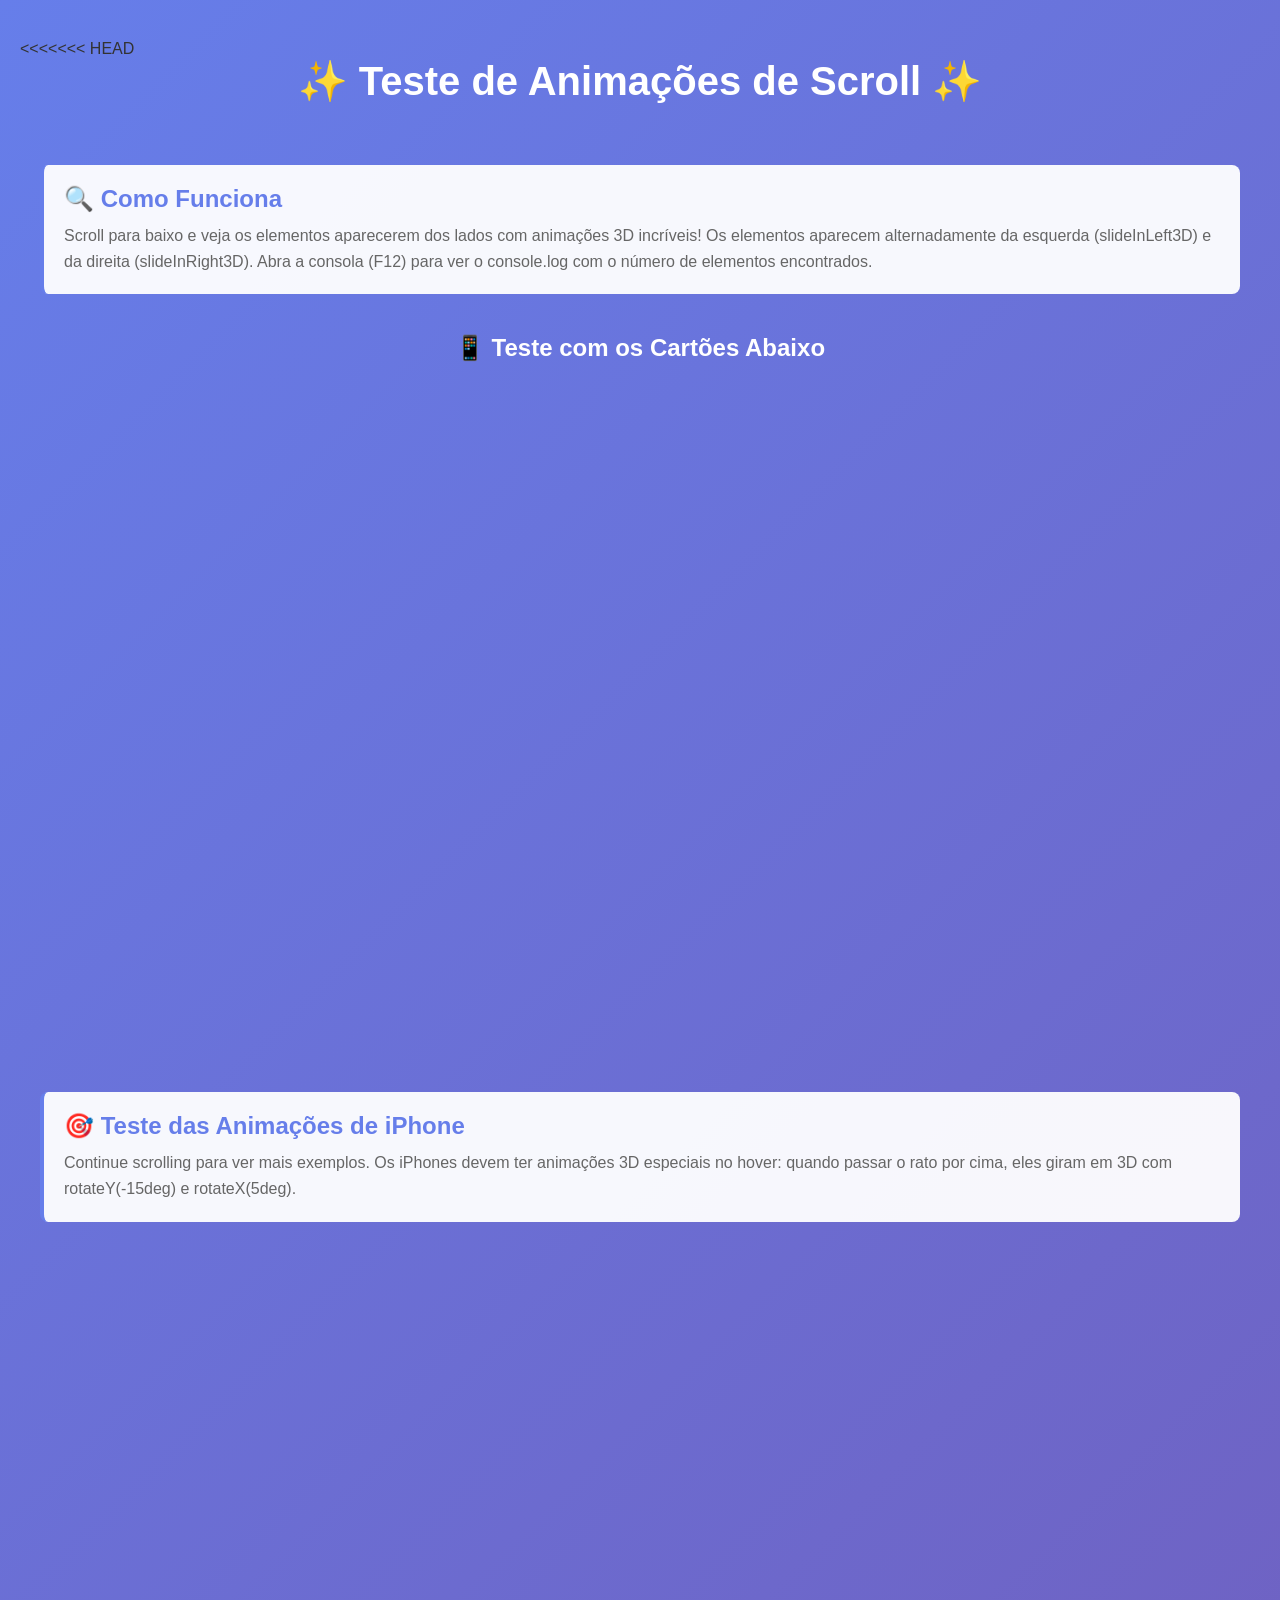
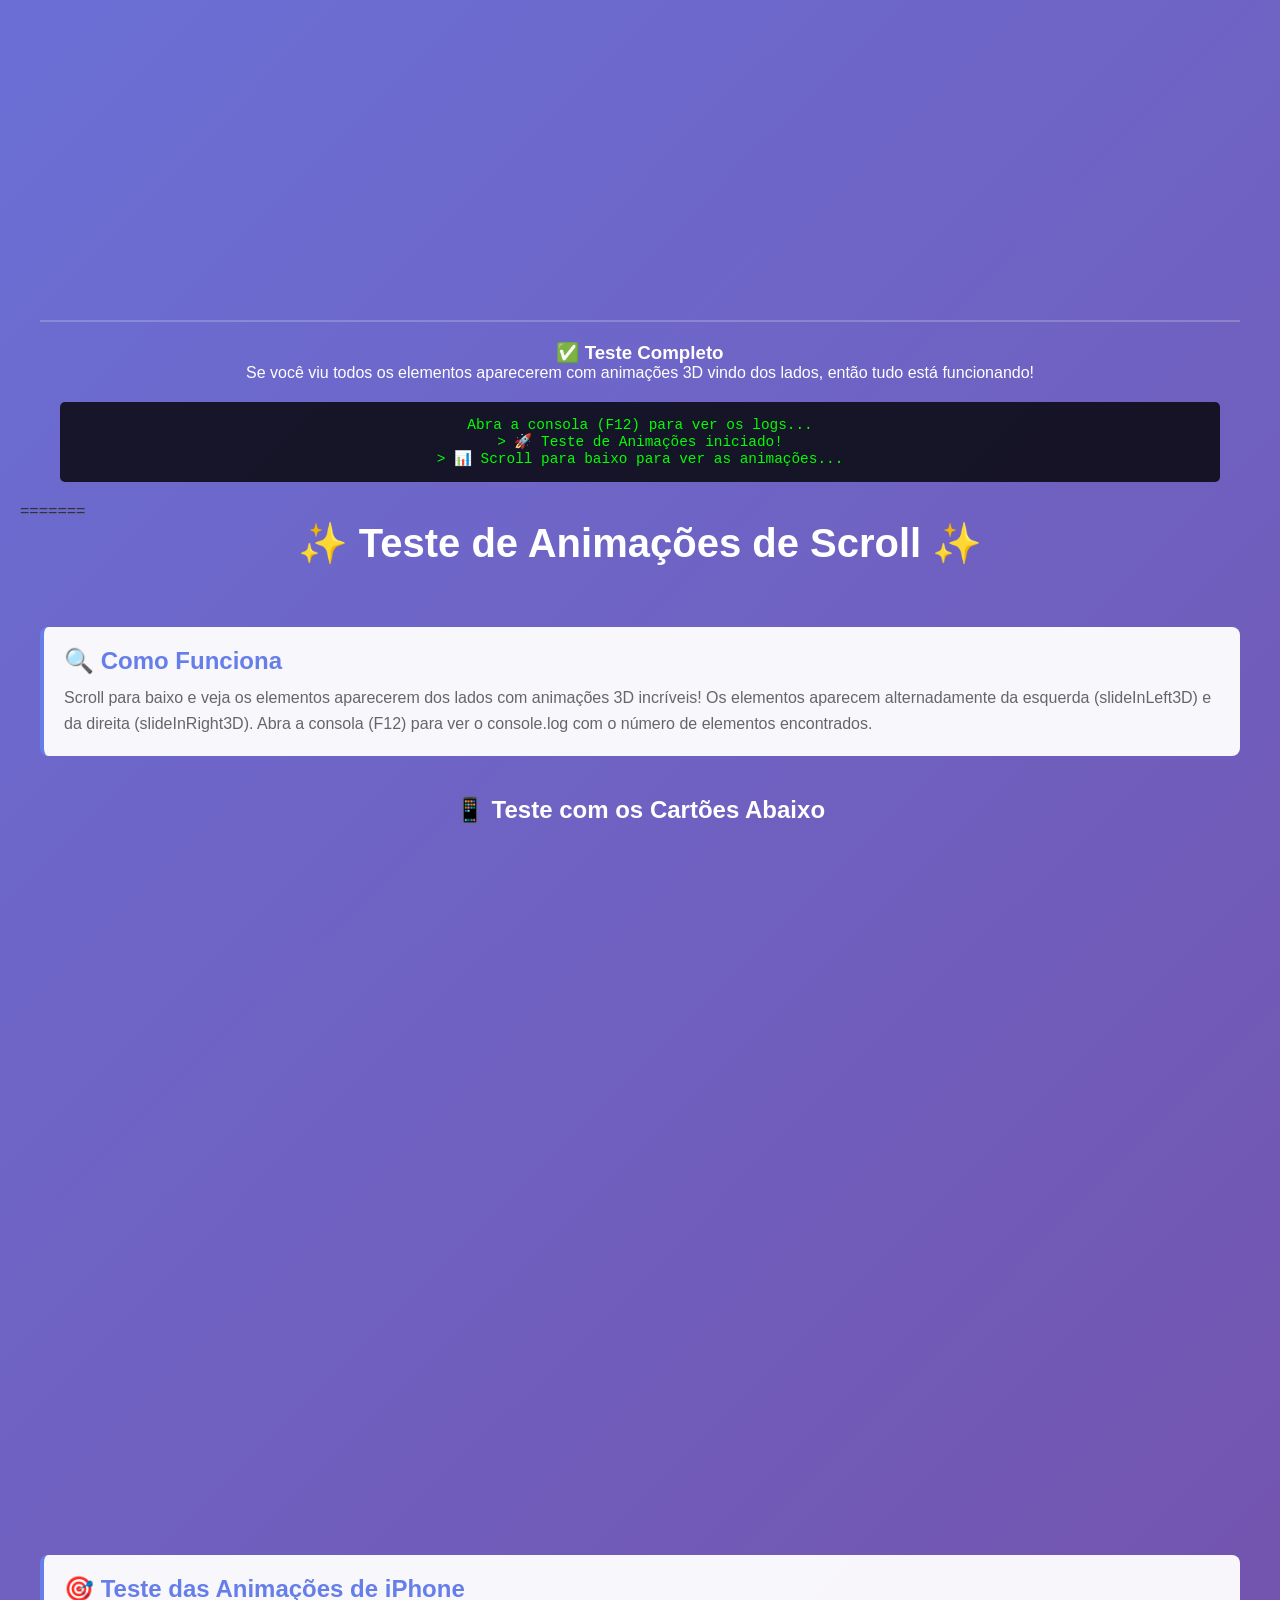
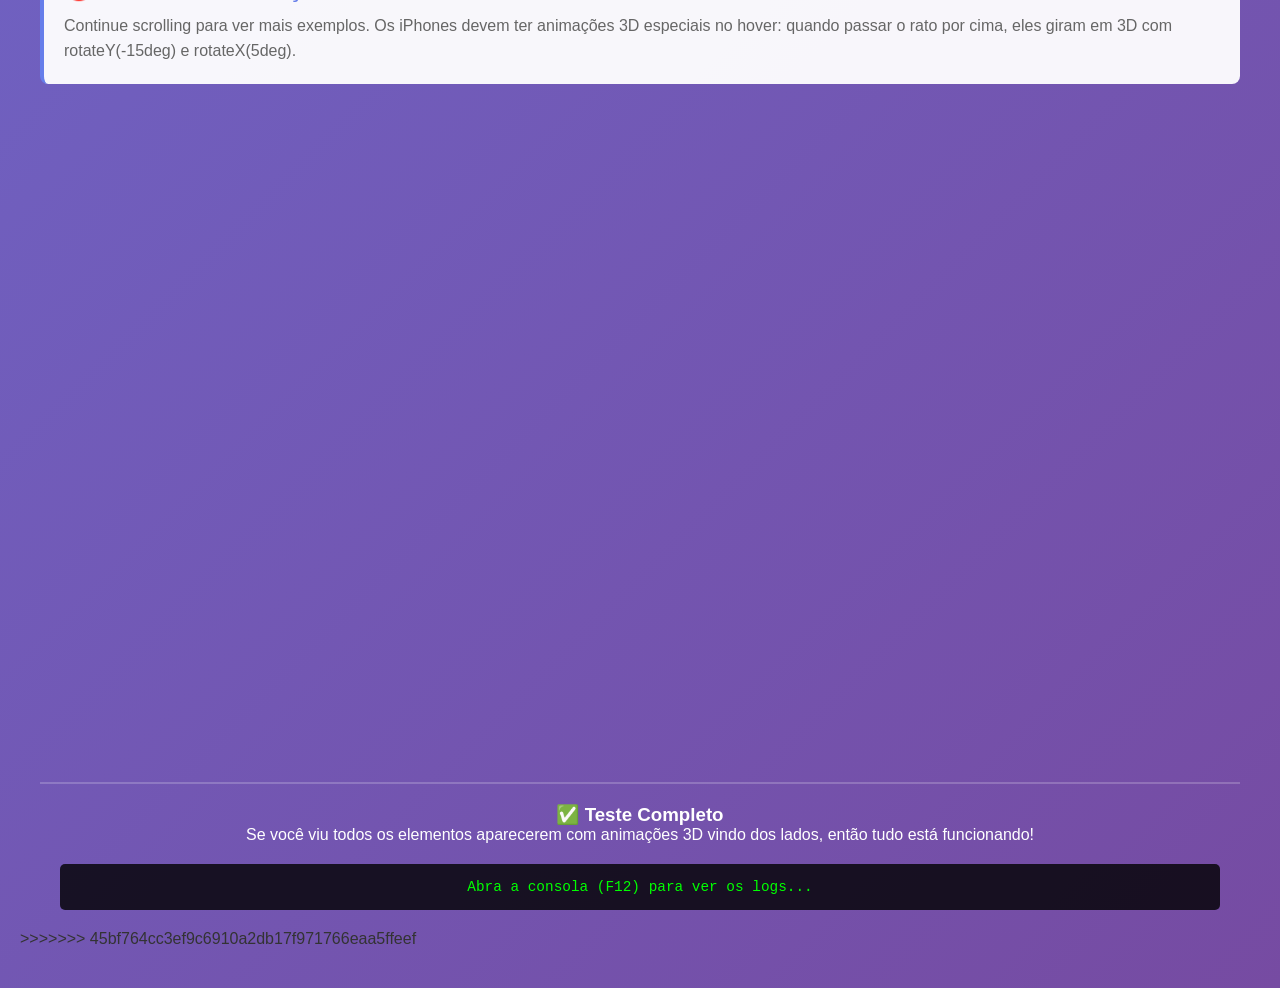
<file: test-animations.html>
<<<<<<< HEAD
<!DOCTYPE html>
<html lang="pt-PT">
<head>
    <meta charset="UTF-8">
    <meta name="viewport" content="width=device-width, initial-scale=1.0">
    <title>Teste de Animações - Productive Key</title>
    <link rel="stylesheet" href="animations.css">
    <style>
        * {
            margin: 0;
            padding: 0;
            box-sizing: border-box;
        }
        
        body {
            font-family: 'Inter', sans-serif;
            background: linear-gradient(135deg, #667eea 0%, #764ba2 100%);
            color: #333;
            padding: 40px 20px;
            min-height: 100vh;
        }
        
        .container {
            max-width: 1200px;
            margin: 0 auto;
        }
        
        h1 {
            text-align: center;
            color: white;
            margin-bottom: 60px;
            font-size: 2.5em;
        }
        
        .test-grid {
            display: grid;
            grid-template-columns: repeat(auto-fit, minmax(250px, 1fr));
            gap: 30px;
            margin-bottom: 60px;
        }
        
        .test-card {
            background: white;
            padding: 30px;
            border-radius: 10px;
            box-shadow: 0 10px 30px rgba(0, 0, 0, 0.2);
            text-align: center;
            scroll-behavior: smooth;
        }
        
        .test-card.scroll-animate {
            opacity: 0;
        }
        
        .test-card h3 {
            color: #667eea;
            margin-bottom: 15px;
            font-size: 1.3em;
        }
        
        .test-card p {
            color: #666;
            font-size: 0.95em;
            line-height: 1.6;
        }
        
        .test-icon {
            font-size: 3em;
            margin-bottom: 15px;
        }
        
        .info-box {
            background: rgba(255, 255, 255, 0.95);
            padding: 20px;
            border-radius: 8px;
            margin-bottom: 40px;
            border-left: 4px solid #667eea;
        }
        
        .info-box h2 {
            color: #667eea;
            margin-bottom: 10px;
        }
        
        .info-box p {
            color: #666;
            line-height: 1.6;
        }
        
        .footer {
            text-align: center;
            color: white;
            margin-top: 80px;
            padding: 20px;
            border-top: 2px solid rgba(255, 255, 255, 0.2);
        }
        
        .console-log {
            background: rgba(0, 0, 0, 0.8);
            color: #0f0;
            padding: 15px;
            border-radius: 5px;
            font-family: 'Courier New', monospace;
            font-size: 0.9em;
            margin-top: 20px;
            max-height: 200px;
            overflow-y: auto;
        }
        
        .spacer {
            height: 100px;
        }
    </style>
</head>
<body>
    <div class="container">
        <h1>✨ Teste de Animações de Scroll ✨</h1>
        
        <div class="info-box">
            <h2>🔍 Como Funciona</h2>
            <p>
                Scroll para baixo e veja os elementos aparecerem dos lados com animações 3D incríveis!
                Os elementos aparecem alternadamente da esquerda (slideInLeft3D) e da direita (slideInRight3D).
                Abra a consola (F12) para ver o console.log com o número de elementos encontrados.
            </p>
        </div>
        
        <h2 style="color: white; margin-bottom: 30px; text-align: center;">📱 Teste com os Cartões Abaixo</h2>
        
        <div class="test-grid">
            <div class="test-card scroll-animate">
                <div class="test-icon">🌤️</div>
                <h3>Card 1 - Do Lado</h3>
                <p>Este elemento deve aparecer com uma animação 3D vindo de um dos lados quando você faz scroll.</p>
            </div>
            
            <div class="test-card scroll-animate">
                <div class="test-icon">⚡</div>
                <h3>Card 2 - Do Outro Lado</h3>
                <p>Este elemento aparece do lado oposto ao anterior, alternando de forma harmoniosa.</p>
            </div>
            
            <div class="test-card scroll-animate">
                <div class="test-icon">🎵</div>
                <h3>Card 3 - Alternância</h3>
                <p>Os elementos continuam alternando para criar um padrão visual interessante.</p>
            </div>
            
            <div class="test-card scroll-animate">
                <div class="test-icon">🔋</div>
                <h3>Card 4 - Padrão</h3>
                <p>A sequência continua, mantendo a ordem: esquerda, direita, esquerda, direita...</p>
            </div>
            
            <div class="test-card scroll-animate">
                <div class="test-icon">🌙</div>
                <h3>Card 5 - Harmonia</h3>
                <p>As animações criam um efeito cascata agradável ao olhar.</p>
            </div>
            
            <div class="test-card scroll-animate">
                <div class="test-icon">📊</div>
                <h3>Card 6 - Visual</h3>
                <p>O padrão alternado torna a página mais dinâmica e interessante.</p>
            </div>
        </div>
        
        <div class="spacer"></div>
        
        <div class="info-box">
            <h2>🎯 Teste das Animações de iPhone</h2>
            <p>
                Continue scrolling para ver mais exemplos. Os iPhones devem ter animações 3D especiais no hover:
                quando passar o rato por cima, eles giram em 3D com rotateY(-15deg) e rotateX(5deg).
            </p>
        </div>
        
        <div class="spacer"></div>
        
        <div class="test-grid">
            <div class="test-card scroll-animate">
                <div class="test-icon">🎨</div>
                <h3>Mais um Teste</h3>
                <p>Mais uma seção com elementos animados para você testar o sistema completo.</p>
            </div>
            
            <div class="test-card scroll-animate">
                <div class="test-icon">🚀</div>
                <h3>Velocidade</h3>
                <p>As animações devem ser suaves e rápidas, durando cerca de 0.9 segundos.</p>
            </div>
            
            <div class="test-card scroll-animate">
                <div class="test-icon">💎</div>
                <h3>Qualidade</h3>
                <p>O efeito 3D com perspective e blur deve criar uma sensação de profundidade.</p>
            </div>
        </div>
        
        <div class="spacer"></div>
        <div class="spacer"></div>
        
        <div class="footer">
            <h3>✅ Teste Completo</h3>
            <p>Se você viu todos os elementos aparecerem com animações 3D vindo dos lados, então tudo está funcionando!</p>
            <div class="console-log" id="consoleLog">
                <p>Abra a consola (F12) para ver os logs...</p>
            </div>
        </div>
    </div>
    
    <!-- Importar o JavaScript de animações -->
    <script src="scrollAnimations.js"></script>
    <script>
        // Capturar e exibir logs da consola
        const originalLog = console.log;
        const consoleLog = document.getElementById('consoleLog');
        
        console.log = function(...args) {
            originalLog.apply(console, args);
            const message = args.map(arg => 
                typeof arg === 'object' ? JSON.stringify(arg) : String(arg)
            ).join(' ');
            
            const logEntry = document.createElement('div');
            logEntry.textContent = '> ' + message;
            consoleLog.appendChild(logEntry);
            consoleLog.scrollTop = consoleLog.scrollHeight;
        };
        
        // Log inicial
        console.log('🚀 Teste de Animações iniciado!');
        console.log('📊 Scroll para baixo para ver as animações...');
    </script>
</body>
</html>
=======
<!DOCTYPE html>
<html lang="pt-PT">
<head>
    <meta charset="UTF-8">
    <meta name="viewport" content="width=device-width, initial-scale=1.0">
    <title>Teste de Animações - Productive Key</title>
    <link rel="stylesheet" href="animations.css">
    <style>
        * {
            margin: 0;
            padding: 0;
            box-sizing: border-box;
        }
        
        body {
            font-family: 'Inter', sans-serif;
            background: linear-gradient(135deg, #667eea 0%, #764ba2 100%);
            color: #333;
            padding: 40px 20px;
            min-height: 100vh;
        }
        
        .container {
            max-width: 1200px;
            margin: 0 auto;
        }
        
        h1 {
            text-align: center;
            color: white;
            margin-bottom: 60px;
            font-size: 2.5em;
        }
        
        .test-grid {
            display: grid;
            grid-template-columns: repeat(auto-fit, minmax(250px, 1fr));
            gap: 30px;
            margin-bottom: 60px;
        }
        
        .test-card {
            background: white;
            padding: 30px;
            border-radius: 10px;
            box-shadow: 0 10px 30px rgba(0, 0, 0, 0.2);
            text-align: center;
            scroll-behavior: smooth;
        }
        
        .test-card.scroll-animate {
            opacity: 0;
        }
        
        .test-card h3 {
            color: #667eea;
            margin-bottom: 15px;
            font-size: 1.3em;
        }
        
        .test-card p {
            color: #666;
            font-size: 0.95em;
            line-height: 1.6;
        }
        
        .test-icon {
            font-size: 3em;
            margin-bottom: 15px;
        }
        
        .info-box {
            background: rgba(255, 255, 255, 0.95);
            padding: 20px;
            border-radius: 8px;
            margin-bottom: 40px;
            border-left: 4px solid #667eea;
        }
        
        .info-box h2 {
            color: #667eea;
            margin-bottom: 10px;
        }
        
        .info-box p {
            color: #666;
            line-height: 1.6;
        }
        
        .footer {
            text-align: center;
            color: white;
            margin-top: 80px;
            padding: 20px;
            border-top: 2px solid rgba(255, 255, 255, 0.2);
        }
        
        .console-log {
            background: rgba(0, 0, 0, 0.8);
            color: #0f0;
            padding: 15px;
            border-radius: 5px;
            font-family: 'Courier New', monospace;
            font-size: 0.9em;
            margin-top: 20px;
            max-height: 200px;
            overflow-y: auto;
        }
        
        .spacer {
            height: 100px;
        }
    </style>
</head>
<body>
    <div class="container">
        <h1>✨ Teste de Animações de Scroll ✨</h1>
        
        <div class="info-box">
            <h2>🔍 Como Funciona</h2>
            <p>
                Scroll para baixo e veja os elementos aparecerem dos lados com animações 3D incríveis!
                Os elementos aparecem alternadamente da esquerda (slideInLeft3D) e da direita (slideInRight3D).
                Abra a consola (F12) para ver o console.log com o número de elementos encontrados.
            </p>
        </div>
        
        <h2 style="color: white; margin-bottom: 30px; text-align: center;">📱 Teste com os Cartões Abaixo</h2>
        
        <div class="test-grid">
            <div class="test-card scroll-animate">
                <div class="test-icon">🌤️</div>
                <h3>Card 1 - Do Lado</h3>
                <p>Este elemento deve aparecer com uma animação 3D vindo de um dos lados quando você faz scroll.</p>
            </div>
            
            <div class="test-card scroll-animate">
                <div class="test-icon">⚡</div>
                <h3>Card 2 - Do Outro Lado</h3>
                <p>Este elemento aparece do lado oposto ao anterior, alternando de forma harmoniosa.</p>
            </div>
            
            <div class="test-card scroll-animate">
                <div class="test-icon">🎵</div>
                <h3>Card 3 - Alternância</h3>
                <p>Os elementos continuam alternando para criar um padrão visual interessante.</p>
            </div>
            
            <div class="test-card scroll-animate">
                <div class="test-icon">🔋</div>
                <h3>Card 4 - Padrão</h3>
                <p>A sequência continua, mantendo a ordem: esquerda, direita, esquerda, direita...</p>
            </div>
            
            <div class="test-card scroll-animate">
                <div class="test-icon">🌙</div>
                <h3>Card 5 - Harmonia</h3>
                <p>As animações criam um efeito cascata agradável ao olhar.</p>
            </div>
            
            <div class="test-card scroll-animate">
                <div class="test-icon">📊</div>
                <h3>Card 6 - Visual</h3>
                <p>O padrão alternado torna a página mais dinâmica e interessante.</p>
            </div>
        </div>
        
        <div class="spacer"></div>
        
        <div class="info-box">
            <h2>🎯 Teste das Animações de iPhone</h2>
            <p>
                Continue scrolling para ver mais exemplos. Os iPhones devem ter animações 3D especiais no hover:
                quando passar o rato por cima, eles giram em 3D com rotateY(-15deg) e rotateX(5deg).
            </p>
        </div>
        
        <div class="spacer"></div>
        
        <div class="test-grid">
            <div class="test-card scroll-animate">
                <div class="test-icon">🎨</div>
                <h3>Mais um Teste</h3>
                <p>Mais uma seção com elementos animados para você testar o sistema completo.</p>
            </div>
            
            <div class="test-card scroll-animate">
                <div class="test-icon">🚀</div>
                <h3>Velocidade</h3>
                <p>As animações devem ser suaves e rápidas, durando cerca de 0.9 segundos.</p>
            </div>
            
            <div class="test-card scroll-animate">
                <div class="test-icon">💎</div>
                <h3>Qualidade</h3>
                <p>O efeito 3D com perspective e blur deve criar uma sensação de profundidade.</p>
            </div>
        </div>
        
        <div class="spacer"></div>
        <div class="spacer"></div>
        
        <div class="footer">
            <h3>✅ Teste Completo</h3>
            <p>Se você viu todos os elementos aparecerem com animações 3D vindo dos lados, então tudo está funcionando!</p>
            <div class="console-log" id="consoleLog">
                <p>Abra a consola (F12) para ver os logs...</p>
            </div>
        </div>
    </div>
    
    <!-- Importar o JavaScript de animações -->
    <script src="scrollAnimations.js"></script>
    <script>
        // Capturar e exibir logs da consola
        const originalLog = console.log;
        const consoleLog = document.getElementById('consoleLog');
        
        console.log = function(...args) {
            originalLog.apply(console, args);
            const message = args.map(arg => 
                typeof arg === 'object' ? JSON.stringify(arg) : String(arg)
            ).join(' ');
            
            const logEntry = document.createElement('div');
            logEntry.textContent = '> ' + message;
            consoleLog.appendChild(logEntry);
            consoleLog.scrollTop = consoleLog.scrollHeight;
        };
        
        // Log inicial
        console.log('🚀 Teste de Animações iniciado!');
        console.log('📊 Scroll para baixo para ver as animações...');
    </script>
</body>
</html>
>>>>>>> 45bf764cc3ef9c6910a2db17f971766eaa5ffeef
</file>
<file: Untitled-2.css>
<<<<<<< HEAD
/* Reset e Variáveis Melhoradas */
* {
    margin: 0;
    padding: 0;
    box-sizing: border-box;
}

:root {
    /* Cores Light Mode */
    --primary-blue: #2563eb;
    --primary-dark: #1e40af;
    --primary-light: #dbeafe;
    --accent-emerald: #10b981;
    --accent-amber: #f59e0b;
    --accent-purple: #8b5cf6;
    --text-dark: #1e293b;
    --text-light: #64748b;
    --background: linear-gradient(135deg, #ffffff 0%, #f8fbff 25%, #faf8ff 50%, #fff8fa 75%, #ffffff 100%);
    --card-bg: rgba(255, 255, 255, 0.88);
    --glass-bg: rgba(255, 255, 255, 0.85);
    --white: #ffffff;
    --gradient: linear-gradient(135deg, #2563eb 0%, #8b5cf6 100%);
    --blue-gradient: linear-gradient(135deg, #3b82f6, #2563eb);
    --weather-gradient: linear-gradient(135deg, #4facfe 0%, #00f2fe 100%);
    --success-gradient: linear-gradient(135deg, #10b981 0%, #34d399 100%);
    --glass-shadow: 0 8px 32px rgba(20, 50, 120, 0.12);
    --glass-shadow-lg: 0 15px 50px rgba(20, 50, 120, 0.16);
    --glass-shadow-sm: 0 2px 8px rgba(20, 50, 120, 0.08);
    --shadow: var(--glass-shadow);
    --shadow-lg: var(--glass-shadow-lg);
    --shadow-sm: var(--glass-shadow-sm);
    
    /* Variáveis para Dark Mode */
    --dm-text-dark: #f1f5f9;
    --dm-text-light: #cbd5e1;
    --dm-background: linear-gradient(135deg, #0f172a 0%, #1a1f3a 25%, #1f1a35 50%, #2a1f2a 75%, #0f172a 100%);
    --dm-card-bg: rgba(30, 41, 59, 0.75);
    --dm-border: rgba(148, 163, 184, 0.2);
    --dm-shadow: 0 8px 32px rgba(0, 0, 0, 0.3);
    --dm-shadow-lg: 0 15px 50px rgba(0, 0, 0, 0.4);
}

/* Dark Mode */
[data-theme="dark"] {
    --text-dark: var(--dm-text-dark);
    --text-light: var(--dm-text-light);
    --background: var(--dm-background);
    --card-bg: var(--dm-card-bg);
    --white: #1e293b;
    --shadow: 0 8px 32px rgba(0, 0, 0, 0.25);
    --shadow-lg: 0 15px 50px rgba(0, 0, 0, 0.32);
}

/* Dark Mode - Enhanced Card Styling */
[data-theme="dark"] {
    --text-dark: var(--dm-text-dark);
    --text-light: var(--dm-text-light);
    --background: linear-gradient(-45deg, #0f172a, #1a1f3a, #1f1a35, #2a1f2a, #0f172a);
    --card-bg: var(--dm-card-bg);
    --white: #1e293b;
    --shadow: 0 8px 32px rgba(0, 0, 0, 0.25);
    --shadow-lg: 0 15px 50px rgba(0, 0, 0, 0.32);
}

[data-theme="dark"] body {
    background: linear-gradient(-45deg, #0f172a, #1a1f3a, #1f1a35, #2a1f2a, #0f172a);
    background-size: 400% 400%;
    animation: gradientShift 15s ease infinite;
}

[data-theme="dark"] .stat-card,
[data-theme="dark"] .feature-card,
[data-theme="dark"] .download-card,
[data-theme="dark"] .review-form,
[data-theme="dark"] .step,
[data-theme="dark"] .app-mockup {
    background: rgba(30, 41, 59, 0.8) !important;
    border-color: rgba(100, 150, 200, 0.2) !important;
}

[data-theme="dark"] .form-group input,
[data-theme="dark"] .form-group textarea,
[data-theme="dark"] .form-group select {
    background: rgba(30, 41, 59, 0.7) !important;
    border-color: rgba(100, 150, 200, 0.25) !important;
    color: var(--dm-text-dark) !important;
}

[data-theme="dark"] .btn-primary {
    background: rgba(37, 99, 235, 0.85) !important;
    color: white !important;
    border-color: rgba(100, 150, 200, 0.3) !important;
}

[data-theme="dark"] .btn-secondary {
    background: rgba(60, 100, 180, 0.3) !important;
    border-color: rgba(100, 150, 200, 0.4) !important;
}

html {
    scroll-behavior: smooth;
}

body {
    font-family: 'Inter', sans-serif;
    line-height: 1.6;
    color: var(--text-dark);
    background: linear-gradient(135deg, #ffffff 0%, #f5f9ff 25%, #faf5ff 50%, #fff5fa 75%, #ffffff 100%);
    background-size: 400% 400%;
    background-attachment: fixed;
    overflow-x: hidden;
    transition: all 0.3s ease;
    letter-spacing: 0.3px;
    animation: gradientShift 20s ease infinite;
}

/* Theme Toggle Button com glass */
.theme-toggle {
    position: fixed;
    top: 120px;
    right: 30px;
    width: 50px;
    height: 50px;
    background: rgba(255, 255, 255, 0.75);
    backdrop-filter: blur(12px);
    -webkit-backdrop-filter: blur(12px);
    border: 1.5px solid rgba(150, 170, 210, 0.35);
    border-radius: 50%;
    cursor: pointer;
    display: flex;
    align-items: center;
    justify-content: center;
    font-size: 1.3rem;
    z-index: 1200;
    box-shadow: var(--glass-shadow-sm);
    transition: all 0.3s ease;
}

.theme-toggle:hover {
    transform: scale(1.1);
    box-shadow: var(--shadow-lg);
}

/* Botão Easter Egg - Tema Espacial */
.space-toggle {
    position: fixed;
    top: 180px;
    right: 30px;
    width: 50px;
    height: 50px;
    background: rgba(255, 255, 255, 0.75);
    backdrop-filter: blur(12px);
    -webkit-backdrop-filter: blur(12px);
    border: 1.5px solid rgba(150, 170, 210, 0.35);
    border-radius: 50%;
    cursor: pointer;
    display: flex;
    align-items: center;
    justify-content: center;
    font-size: 1.3rem;
    z-index: 1200;
    box-shadow: var(--glass-shadow-sm);
    opacity: 1;
    transition: all 0.3s ease;
}

.space-toggle:hover {
    transform: scale(1.1);
    box-shadow: var(--shadow-lg);
}

.purple-toggle {
    position: fixed;
    top: 235px;
    right: 30px;
    width: 50px;
    height: 50px;
    background: rgba(255, 255, 255, 0.75);
    backdrop-filter: blur(12px);
    -webkit-backdrop-filter: blur(12px);
    border: 1.5px solid rgba(150, 170, 210, 0.35);
    border-radius: 50%;
    cursor: pointer;
    display: flex;
    align-items: center;
    justify-content: center;
    font-size: 1.3rem;
    z-index: 1200;
    box-shadow: var(--glass-shadow-sm);
    opacity: 1;
    transition: all 0.3s ease;
}

.purple-toggle:hover {
    transform: scale(1.1);
    box-shadow: var(--shadow-lg);
}

[data-purple-theme="on"] .purple-toggle {
    background: linear-gradient(180deg, rgba(126, 185, 255, 0.95) 0%, rgba(61, 125, 229, 0.95) 100%);
    border-color: rgba(206, 231, 255, 0.75);
    box-shadow: 0 10px 28px rgba(31, 86, 182, 0.45);
    opacity: 1;
}

[data-purple-theme="on"] {
    --text-dark: #0f2b57;
    --text-light: #19407b;
    --primary-blue: #2f6fd6;
    --primary-dark: #1e4f9f;
    --gradient: linear-gradient(135deg, #8ec8ff 0%, #4f8ee8 55%, #2f6fd6 100%);
    --card-bg: rgba(255, 255, 255, 0.56);
    --glass-bg: rgba(216, 236, 255, 0.5);
    --shadow: 0 10px 30px rgba(24, 71, 145, 0.28);
    --shadow-lg: 0 18px 52px rgba(24, 71, 145, 0.35);
}

/* Tema Windows XP com transparência */
[data-purple-theme="on"] body,
[data-purple-theme="on"] button,
[data-purple-theme="on"] input,
[data-purple-theme="on"] select,
[data-purple-theme="on"] textarea {
    font-family: Tahoma, Verdana, Arial, sans-serif;
}

[data-purple-theme="on"] body {
    color: var(--text-dark);
    background:
        radial-gradient(circle at 15% 20%, rgba(255, 255, 255, 0.42) 0%, transparent 42%),
        radial-gradient(circle at 82% 76%, rgba(183, 221, 255, 0.35) 0%, transparent 38%),
        linear-gradient(140deg, #1d58ad 0%, #3f83e2 42%, #67b1ff 72%, #5a97ea 100%);
    background-size: 220px 220px, 260px 260px, 300% 300%;
    background-attachment: fixed;
    animation: purpleDrift 34s ease-in-out infinite;
}

[data-purple-theme="on"] body::before,
[data-purple-theme="on"] body::after {
    content: '';
    position: fixed;
    inset: 0;
    pointer-events: none;
    z-index: -1;
}

[data-purple-theme="on"] body::before {
    background:
        radial-gradient(circle at 20% 30%, rgba(255, 255, 255, 0.24) 0%, transparent 50%),
        radial-gradient(circle at 78% 65%, rgba(225, 241, 255, 0.2) 0%, transparent 45%);
    animation: auroraFlow 26s ease-in-out infinite;
}

[data-purple-theme="on"] body::after {
    background:
        radial-gradient(circle at 22% 36%, rgba(255, 255, 255, 0.24) 0 1px, transparent 2px),
        radial-gradient(circle at 76% 30%, rgba(233, 245, 255, 0.2) 0 1px, transparent 2px),
        radial-gradient(circle at 64% 72%, rgba(214, 233, 255, 0.18) 0 1px, transparent 2px);
    background-size: 300px 300px, 340px 340px, 320px 320px;
    animation: twinkleShift 60s linear infinite;
    opacity: 0.5;
}

[data-purple-theme="on"] .header {
    background: linear-gradient(180deg, rgba(152, 206, 255, 0.92) 0%, rgba(62, 126, 230, 0.95) 100%);
    border-top: 1px solid rgba(255, 255, 255, 0.9);
    border-bottom: 1px solid rgba(26, 78, 163, 0.88);
    box-shadow: inset 0 1px 0 rgba(255, 255, 255, 0.65), inset 0 -1px 0 rgba(22, 67, 143, 0.6);
}

[data-purple-theme="on"] .header.scrolled {
    background: linear-gradient(180deg, rgba(118, 184, 255, 0.96) 0%, rgba(47, 110, 214, 0.98) 100%);
    box-shadow: 0 8px 22px rgba(19, 63, 132, 0.35), inset 0 1px 0 rgba(255, 255, 255, 0.45);
}

[data-purple-theme="on"] .nav-brand,
[data-purple-theme="on"] .nav-links a,
[data-purple-theme="on"] .mobile-menu-btn,
[data-purple-theme="on"] .section-title,
[data-purple-theme="on"] .section-subtitle,
[data-purple-theme="on"] .hero-description,
[data-purple-theme="on"] .feature-card p,
[data-purple-theme="on"] .step-content p,
[data-purple-theme="on"] .footer,
[data-purple-theme="on"] .footer a,
[data-purple-theme="on"] .footer-tagline,
[data-purple-theme="on"] .footer-copyright {
    color: #eef6ff !important;
}

[data-purple-theme="on"] .nav-links a::after {
    background: linear-gradient(90deg, #9cd1ff, #2f6fd6);
}

[data-purple-theme="on"] h1,
[data-purple-theme="on"] h2,
[data-purple-theme="on"] h3,
[data-purple-theme="on"] h4,
[data-purple-theme="on"] .hero-title,
[data-purple-theme="on"] .feature-card h3,
[data-purple-theme="on"] .download-card h3,
[data-purple-theme="on"] .review-form h3,
[data-purple-theme="on"] .instructions h4,
[data-purple-theme="on"] .beta-notice h3 {
    color: #f3f9ff !important;
}

[data-purple-theme="on"] p,
[data-purple-theme="on"] li,
[data-purple-theme="on"] label,
[data-purple-theme="on"] .section-subtitle,
[data-purple-theme="on"] .instructions li,
[data-purple-theme="on"] .beta-notice p {
    color: #dbeeff !important;
}

[data-purple-theme="on"] .hero {
    background:
        linear-gradient(180deg, rgba(222, 240, 255, 0.26) 0%, rgba(222, 240, 255, 0.08) 18%, transparent 32%),
        linear-gradient(135deg, rgba(41, 102, 193, 0.9) 0%, rgba(72, 141, 230, 0.92) 52%, rgba(125, 188, 255, 0.88) 100%);
}

[data-purple-theme="on"] .hero-title {
    background: linear-gradient(135deg, #ffffff 0%, #e4f2ff 45%, #bfe0ff 100%);
    -webkit-background-clip: text;
    background-clip: text;
}

[data-purple-theme="on"] .video-demo-section {
    background:
        radial-gradient(circle at 16% 22%, rgba(233, 245, 255, 0.28) 0%, transparent 46%),
        radial-gradient(circle at 82% 74%, rgba(207, 231, 255, 0.2) 0%, transparent 42%),
        linear-gradient(135deg, #2f6fd6 0%, #4f8ee8 55%, #70b8ff 100%);
}

[data-purple-theme="on"] .video-demo-section .section-title,
[data-purple-theme="on"] .video-demo-section .section-subtitle {
    color: #f1f8ff !important;
}

[data-purple-theme="on"] .video-wrapper iframe {
    box-shadow: 0 16px 38px rgba(20, 70, 145, 0.34), 0 0 20px rgba(125, 188, 255, 0.22);
    border: 1px solid rgba(207, 231, 255, 0.55);
}

[data-purple-theme="on"] .feature-card,
[data-purple-theme="on"] .download-card,
[data-purple-theme="on"] .review-form,
[data-purple-theme="on"] .step,
[data-purple-theme="on"] .app-mockup,
[data-purple-theme="on"] .weather-details,
[data-purple-theme="on"] .legal-card,
[data-purple-theme="on"] .instructions,
[data-purple-theme="on"] .cookie-consent-banner {
    background: linear-gradient(180deg, rgba(245, 252, 255, 0.68) 0%, rgba(222, 240, 255, 0.58) 48%, rgba(184, 219, 255, 0.52) 100%) !important;
    border: 1px solid rgba(113, 171, 241, 0.75) !important;
    box-shadow:
        inset 1px 1px 0 rgba(255, 255, 255, 0.9),
        inset -1px -1px 0 rgba(84, 141, 217, 0.5),
        0 8px 20px rgba(24, 71, 145, 0.26) !important;
    border-radius: 10px !important;
    backdrop-filter: blur(9px);
    -webkit-backdrop-filter: blur(9px);
}

[data-purple-theme="on"] .download-card .instructions {
    background:
        linear-gradient(180deg, rgba(255, 255, 255, 0.84) 0%, rgba(233, 246, 255, 0.76) 52%, rgba(205, 229, 255, 0.68) 100%) !important;
    border: 1px solid rgba(125, 182, 245, 0.82) !important;
    border-left: 4px solid rgba(47, 111, 214, 0.95) !important;
    box-shadow:
        inset 0 1px 0 rgba(255, 255, 255, 0.95),
        inset 0 -1px 0 rgba(96, 153, 227, 0.35),
        0 10px 24px rgba(24, 71, 145, 0.22) !important;
    backdrop-filter: blur(12px);
    -webkit-backdrop-filter: blur(12px);
}

[data-purple-theme="on"] .download-card .instructions h4 {
    color: #0f3f86 !important;
}

[data-purple-theme="on"] .download-card .instructions li {
    color: #1b4d99 !important;
}

[data-purple-theme="on"] .download-card .instructions strong {
    color: #0b3471 !important;
}

[data-purple-theme="on"] .form-group input,
[data-purple-theme="on"] .form-group textarea,
[data-purple-theme="on"] .form-group select {
    background: rgba(255, 255, 255, 0.72) !important;
    color: #154083 !important;
    border: 1px solid rgba(113, 171, 241, 0.8) !important;
    box-shadow: inset 1px 1px 0 rgba(255, 255, 255, 0.88), inset -1px -1px 0 rgba(125, 188, 255, 0.38) !important;
}

[data-purple-theme="on"] .form-group input:focus,
[data-purple-theme="on"] .form-group textarea:focus,
[data-purple-theme="on"] .form-group select:focus {
    border-color: rgba(47, 111, 214, 0.95) !important;
    box-shadow: 0 0 0 2px rgba(172, 213, 255, 0.65) !important;
}

[data-purple-theme="on"] .btn-primary,
[data-purple-theme="on"] .download-btn {
    background: linear-gradient(180deg, #f2f9ff 0%, #cfe8ff 7%, #4e8fe9 52%, #2f6fd6 100%);
    color: #ffffff !important;
    border: 1px solid rgba(47, 111, 214, 0.85) !important;
    box-shadow:
        inset 1px 1px 0 rgba(255, 255, 255, 0.75),
        inset -1px -1px 0 rgba(33, 87, 179, 0.75),
        0 4px 10px rgba(33, 87, 179, 0.3) !important;
}

[data-purple-theme="on"] .btn-secondary {
    background: linear-gradient(180deg, rgba(255, 255, 255, 0.85) 0%, rgba(220, 240, 255, 0.72) 100%);
    color: #1b4d99 !important;
    border: 1px solid rgba(113, 171, 241, 0.85) !important;
    box-shadow: inset 1px 1px 0 rgba(255, 255, 255, 0.72), inset -1px -1px 0 rgba(90, 148, 225, 0.45) !important;
}

[data-purple-theme="on"] .btn:active,
[data-purple-theme="on"] .download-btn:active {
    transform: translateY(1px);
    box-shadow: inset -1px -1px 0 rgba(255, 255, 255, 0.45), inset 1px 1px 0 rgba(33, 87, 179, 0.75) !important;
}

[data-purple-theme="on"] .progress-bar {
    background: linear-gradient(90deg, #dff0ff, #8ec8ff, #4f8ee8, #2f6fd6);
}

[data-purple-theme="on"] .beta-notice {
    background: linear-gradient(180deg, rgba(215, 236, 255, 0.25) 0%, rgba(84, 144, 220, 0.42) 100%);
    border-top: 1px solid rgba(255, 255, 255, 0.55);
    border-bottom: 1px solid rgba(47, 111, 214, 0.72);
}

[data-purple-theme="on"] .beta-badge {
    background: linear-gradient(180deg, #ffffff 0%, #d8ecff 8%, #7eb9ff 60%, #4f8ee8 100%);
    color: #0d3e88;
    border: 1px solid rgba(47, 111, 214, 0.78);
    box-shadow: inset 1px 1px 0 rgba(255, 255, 255, 0.72), inset -1px -1px 0 rgba(47, 111, 214, 0.45), 0 6px 16px rgba(47, 111, 214, 0.24);
}

[data-purple-theme="on"] .beta-playstore-btn {
    background: linear-gradient(180deg, #ffffff 0%, #d8ecff 10%, #7eb9ff 65%, #4f8ee8 100%);
    color: #0d3e88;
    border: 1px solid rgba(47, 111, 214, 0.78);
    box-shadow: inset 1px 1px 0 rgba(255, 255, 255, 0.72), inset -1px -1px 0 rgba(47, 111, 214, 0.45), 0 8px 20px rgba(47, 111, 214, 0.24);
}

[data-purple-theme="on"] .about-card {
    background: linear-gradient(180deg, rgba(245, 252, 255, 0.78) 0%, rgba(222, 240, 255, 0.68) 60%, rgba(190, 220, 255, 0.62) 100%);
    border-color: rgba(113, 171, 241, 0.75);
    box-shadow: 0 10px 26px rgba(24, 71, 145, 0.24);
}

[data-purple-theme="on"] .about-info h3 {
    color: #0f3f86;
}

[data-purple-theme="on"] .about-info p {
    color: #1b4d99;
}

[data-purple-theme="on"] .footer {
    background: linear-gradient(135deg, rgba(37, 93, 183, 0.82) 0%, rgba(61, 125, 229, 0.8) 100%) !important;
    border-top-color: rgba(214, 234, 255, 0.4) !important;
    backdrop-filter: blur(10px);
    -webkit-backdrop-filter: blur(10px);
}

[data-space-theme="on"] .space-toggle {
    background: rgba(30, 41, 59, 0.9);
    border-color: rgba(192, 132, 252, 0.45);
    box-shadow: 0 10px 28px rgba(139, 92, 246, 0.35);
    opacity: 1;
}

[data-space-theme="on"] {
    --text-dark: #e2e8f0;
    --text-light: #94a3b8;
    --primary-blue: #818cf8;
    --primary-dark: #6366f1;
    --gradient: linear-gradient(135deg, #7c3aed 0%, #2563eb 55%, #06b6d4 100%);
    --card-bg: rgba(15, 23, 42, 0.78);
    --glass-bg: rgba(30, 41, 59, 0.68);
    --shadow: 0 10px 34px rgba(2, 6, 23, 0.45);
    --shadow-lg: 0 18px 55px rgba(2, 6, 23, 0.55);
}

[data-space-theme="on"] body {
    color: var(--text-dark);
    background:
        radial-gradient(circle at 12% 18%, rgba(165, 180, 252, 0.45) 0 1px, transparent 2px),
        radial-gradient(circle at 24% 76%, rgba(125, 211, 252, 0.36) 0 1px, transparent 2px),
        radial-gradient(circle at 73% 23%, rgba(196, 181, 253, 0.4) 0 1px, transparent 2px),
        radial-gradient(circle at 84% 62%, rgba(147, 197, 253, 0.32) 0 1px, transparent 2px),
        linear-gradient(125deg, #020617 0%, #0f172a 28%, #312e81 64%, #581c87 100%);
    background-size: 220px 220px, 260px 260px, 240px 240px, 300px 300px, 360% 360%;
    background-attachment: fixed;
    will-change: background-position;
    animation: spaceDrift 70s linear infinite;
}

[data-space-theme="on"] body::before {
    content: '';
    position: fixed;
    inset: 0;
    pointer-events: none;
    z-index: -1;
    background:
        radial-gradient(circle at 20% 30%, rgba(167, 139, 250, 0.16) 0%, transparent 46%),
        radial-gradient(circle at 78% 68%, rgba(56, 189, 248, 0.14) 0%, transparent 44%);
    animation: auroraFlow 30s ease-in-out infinite;
}

[data-space-theme="on"] body::after {
    content: '';
    position: fixed;
    inset: 0;
    pointer-events: none;
    z-index: -1;
    background:
        radial-gradient(circle at 18% 32%, rgba(191, 219, 254, 0.18) 0 1px, transparent 2px),
        radial-gradient(circle at 74% 26%, rgba(196, 181, 253, 0.15) 0 1px, transparent 2px),
        radial-gradient(circle at 66% 74%, rgba(125, 211, 252, 0.14) 0 1px, transparent 2px);
    background-size: 260px 260px, 320px 320px, 300px 300px;
    animation: twinkleShift 70s linear infinite;
    opacity: 0.5;
}

[data-space-theme="on"] .theme-toggle {
    background: rgba(15, 23, 42, 0.9);
    border-color: rgba(196, 181, 253, 0.55);
    box-shadow: 0 10px 30px rgba(76, 29, 149, 0.45);
}

[data-space-theme="on"] .header {
    background: rgba(2, 6, 23, 0.45);
    border-bottom: 1px solid rgba(129, 140, 248, 0.25);
}

[data-space-theme="on"] .header.scrolled {
    background: rgba(2, 6, 23, 0.88);
    box-shadow: 0 10px 30px rgba(2, 6, 23, 0.45);
}

[data-space-theme="on"] .nav-brand,
[data-space-theme="on"] .nav-links a,
[data-space-theme="on"] .mobile-menu-btn,
[data-space-theme="on"] .footer,
[data-space-theme="on"] .footer a,
[data-space-theme="on"] .section-title,
[data-space-theme="on"] .section-subtitle,
[data-space-theme="on"] .hero-description,
[data-space-theme="on"] .feature-card p,
[data-space-theme="on"] .step-content p,
[data-space-theme="on"] .footer-tagline,
[data-space-theme="on"] .footer-copyright {
    color: #dbe7ff !important;
}

[data-space-theme="on"] h1,
[data-space-theme="on"] h2,
[data-space-theme="on"] h3,
[data-space-theme="on"] h4,
[data-space-theme="on"] .section-title,
[data-space-theme="on"] .hero-title,
[data-space-theme="on"] .step-content h3,
[data-space-theme="on"] .instructions h4,
[data-space-theme="on"] .beta-notice h3 {
    color: #eef2ff !important;
}

[data-space-theme="on"] p,
[data-space-theme="on"] li,
[data-space-theme="on"] label,
[data-space-theme="on"] .section-subtitle,
[data-space-theme="on"] .hero-description,
[data-space-theme="on"] .instructions li,
[data-space-theme="on"] .beta-notice p {
    color: #d6e4ff !important;
}

[data-space-theme="on"] .cookie-consent-text {
    color: #dbe7ff !important;
}

[data-space-theme="on"] .nav-links a::after {
    background: linear-gradient(90deg, #a78bfa, #60a5fa);
}

[data-space-theme="on"] .hero {
    background: linear-gradient(135deg, rgba(30, 64, 175, 0.72) 0%, rgba(109, 40, 217, 0.78) 48%, rgba(15, 23, 42, 0.95) 100%);
    box-shadow: inset 0 -48px 90px rgba(2, 6, 23, 0.3);
}

[data-space-theme="on"] .hero::before {
    background:
    radial-gradient(circle at 30% 35%, rgba(196, 181, 253, 0.2) 0%, transparent 52%),
    radial-gradient(circle at 75% 65%, rgba(56, 189, 248, 0.18) 0%, transparent 50%);
}

[data-space-theme="on"] .hero-title {
    background: linear-gradient(135deg, #ddd6fe 0%, #c4b5fd 45%, #93c5fd 100%);
    -webkit-background-clip: text;
    background-clip: text;
}

[data-space-theme="on"] .feature-card,
[data-space-theme="on"] .download-card,
[data-space-theme="on"] .review-form,
[data-space-theme="on"] .step,
[data-space-theme="on"] .app-mockup,
[data-space-theme="on"] .weather-details,
[data-space-theme="on"] .legal-card,
[data-space-theme="on"] .cookie-consent-banner {
    background: rgba(15, 23, 42, 0.76) !important;
    border: 1.5px solid rgba(167, 139, 250, 0.35) !important;
    box-shadow: 0 10px 28px rgba(2, 6, 23, 0.42), 0 0 16px rgba(129, 140, 248, 0.18) !important;
    backdrop-filter: blur(8px) !important;
    -webkit-backdrop-filter: blur(8px) !important;
}

[data-space-theme="on"] .feature-card h3,
[data-space-theme="on"] .review-form h3,
[data-space-theme="on"] .step-content h3,
[data-space-theme="on"] .download-card h3,
[data-space-theme="on"] .legal-card h2,
[data-space-theme="on"] .legal-card strong {
    color: #ddd6fe !important;
}

[data-space-theme="on"] .form-group input,
[data-space-theme="on"] .form-group textarea,
[data-space-theme="on"] .form-group select {
    background: rgba(15, 23, 42, 0.65) !important;
    color: #e2e8f0 !important;
    border-color: rgba(129, 140, 248, 0.35) !important;
}

[data-space-theme="on"] .form-group input:focus,
[data-space-theme="on"] .form-group textarea:focus,
[data-space-theme="on"] .form-group select:focus {
    border-color: rgba(192, 132, 252, 0.85) !important;
    box-shadow: 0 0 0 4px rgba(167, 139, 250, 0.2) !important;
}

[data-space-theme="on"] .btn-primary,
[data-space-theme="on"] .download-btn {
    background: linear-gradient(135deg, #7c3aed 0%, #2563eb 100%);
    color: #e0e7ff !important;
    border: 1px solid rgba(196, 181, 253, 0.4) !important;
    box-shadow: 0 10px 26px rgba(76, 29, 149, 0.4);
}

[data-space-theme="on"] .btn-secondary {
    background: rgba(15, 23, 42, 0.45);
    color: #c7d2fe !important;
    border: 1.5px solid rgba(129, 140, 248, 0.5) !important;
}

[data-space-theme="on"] .btn:hover,
[data-space-theme="on"] .download-btn:hover {
    box-shadow: 0 12px 30px rgba(76, 29, 149, 0.5);
}

[data-space-theme="on"] .iphone-container:hover,
[data-space-theme="on"] .app-mockup:hover {
    box-shadow: 0 16px 38px rgba(2, 6, 23, 0.5), 0 0 22px rgba(129, 140, 248, 0.24) !important;
}

[data-space-theme="on"] .progress-bar {
    background: linear-gradient(90deg, #a78bfa, #38bdf8, #22d3ee);
}

[data-space-theme="on"] .notification {
    background: rgba(15, 23, 42, 0.9) !important;
    border-color: rgba(129, 140, 248, 0.45) !important;
    color: #c7d2fe !important;
}

[data-space-theme="on"] .beta-notice {
    background: linear-gradient(135deg, rgba(76, 29, 149, 0.35) 0%, rgba(30, 64, 175, 0.28) 100%);
    border-top: 2px solid rgba(167, 139, 250, 0.38);
    border-bottom: 2px solid rgba(125, 211, 252, 0.32);
}

[data-space-theme="on"] .beta-badge {
    background: linear-gradient(135deg, #a78bfa 0%, #38bdf8 100%);
    color: #0b1020;
    box-shadow: 0 8px 20px rgba(56, 189, 248, 0.28);
}

[data-space-theme="on"] .beta-playstore-btn {
    background: linear-gradient(135deg, #7c3aed 0%, #2563eb 100%);
    color: #eef2ff;
    border: 1px solid rgba(129, 140, 248, 0.45);
    box-shadow: 0 10px 24px rgba(2, 6, 23, 0.36), 0 0 14px rgba(129, 140, 248, 0.2);
}

[data-space-theme="on"] .about-card {
    background: rgba(15, 23, 42, 0.78);
    border-color: rgba(167, 139, 250, 0.35);
    box-shadow: 0 10px 26px rgba(2, 6, 23, 0.4), 0 0 14px rgba(129, 140, 248, 0.16);
}

[data-space-theme="on"] .about-info h3 {
    color: #eef2ff;
}

[data-space-theme="on"] .about-info p {
    color: #d6e4ff;
}

[data-space-theme="on"] .about-info a {
    color: #93c5fd;
}

[data-space-theme="on"] .beta-notice p {
    max-width: 720px;
}

[data-space-theme="on"] .footer {
    background: linear-gradient(135deg, rgba(2, 6, 23, 0.95) 0%, rgba(30, 27, 75, 0.92) 100%) !important;
    border-top: 2px solid rgba(129, 140, 248, 0.28) !important;
    box-shadow: 0 -14px 40px rgba(2, 6, 23, 0.5) !important;
}

[data-space-theme="on"] .hero::after,
[data-space-theme="on"] .feature-card::before,
[data-space-theme="on"] .feature-card::after,
[data-space-theme="on"] .weather-details::before,
[data-space-theme="on"] .step::before,
[data-space-theme="on"] .video-demo-section::before,
[data-space-theme="on"] .video-demo-section::after,
[data-space-theme="on"] .features::before,
[data-space-theme="on"] .features::after {
    animation: none !important;
}

[data-space-theme="on"] .app-icon,
[data-space-theme="on"] .temperature,
[data-space-theme="on"] .condition,
[data-space-theme="on"] .btn-download {
    animation-duration: 8s !important;
}

@media (max-width: 768px) {
    [data-space-theme="on"] body {
        background-attachment: scroll;
        animation: gradientShift 40s ease infinite;
    }
}

@media (prefers-reduced-motion: reduce) {
    [data-purple-theme="on"] body {
        animation: none !important;
    }

    [data-purple-theme="on"] body::before,
    [data-purple-theme="on"] body::after {
        display: none;
    }

    [data-space-theme="on"] body {
        animation: none !important;
    }

    [data-space-theme="on"] body::before,
    [data-space-theme="on"] body::after {
        display: none;
    }
}

.container {
    max-width: 1200px;
    margin: 0 auto;
    padding: 0 2rem;
}

/* Animações Otimizadas */
@keyframes fadeInUp {
    from {
        opacity: 0;
        transform: translateY(30px);
    }
    to {
        opacity: 1;
        transform: translateY(0);
    }
}

@keyframes elasticBounce {
    0% {
        opacity: 0;
        transform: translateY(40px) rotateZ(-3deg) scale(0.95);
    }
    60% {
        opacity: 1;
        transform: translateY(-8px) rotateZ(1deg) scale(1.08);
    }
    80% {
        transform: translateY(-3px) rotateZ(-0.5deg) scale(0.98);
    }
    100% {
        opacity: 1;
        transform: translateY(0) rotateZ(0) scale(1);
    }
}

@keyframes fadeIn {
    from { opacity: 0; }
    to { opacity: 1; }
}

@keyframes slideInLeft {
    from {
        opacity: 0;
        transform: translateX(-30px);
    }
    to {
        opacity: 1;
        transform: translateX(0);
    }
}

@keyframes slideInRight {
    from {
        opacity: 0;
        transform: translateX(30px);
    }
    to {
        opacity: 1;
        transform: translateX(0);
    }
}

@keyframes float {
    0%, 100% { transform: translateY(0px); }
    50% { transform: translateY(-10px); }
}

@keyframes pulse {
    0%, 100% { transform: scale(1); }
    50% { transform: scale(1.05); }
}

@keyframes gradientShift {
    0% { background-position: 0% 50%; }
    50% { background-position: 100% 50%; }
    100% { background-position: 0% 50%; }
}

@keyframes spaceDrift {
    0% { background-position: 0 0, 0 0, 0 0, 0 0, 0% 50%; }
    100% { background-position: 260px 180px, -220px 240px, 300px -160px, -280px -220px, 100% 50%; }
}

@keyframes purpleDrift {
    0% { background-position: 0 0, 0 0, 0% 50%; }
    50% { background-position: 160px -120px, -140px 130px, 100% 50%; }
    100% { background-position: 0 0, 0 0, 0% 50%; }
}

@keyframes auroraFlow {
    0%, 100% { transform: translate3d(0, 0, 0) scale(1); opacity: 0.55; }
    50% { transform: translate3d(0, -8px, 0) scale(1.04); opacity: 0.85; }
}

@keyframes twinkleShift {
    0% { background-position: 0 0, 0 0, 0 0; opacity: 0.45; }
    50% { background-position: 120px -80px, -110px 90px, 80px 70px; opacity: 0.7; }
    100% { background-position: 240px -160px, -220px 180px, 160px 140px; opacity: 0.45; }
}

@keyframes blobFloat {
    0%, 100% { transform: translate(0px, 0px) scale(1); }
    25% { transform: translate(20px, -20px) scale(1.05); }
    50% { transform: translate(-30px, 20px) scale(0.95); }
    75% { transform: translate(10px, 30px) scale(1.02); }
}

@keyframes blobFloat2 {
    0%, 100% { transform: translate(0px, 0px) scale(1); }
    25% { transform: translate(-25px, 15px) scale(0.98); }
    50% { transform: translate(15px, -30px) scale(1.05); }
    75% { transform: translate(-10px, -15px) scale(1.01); }
}

@keyframes shimmer {
    0% { transform: translateX(-100%); }
    100% { transform: translateX(100%); }
}

@keyframes glassGlow {
    0%, 100% { box-shadow: 0 8px 32px rgba(37, 99, 235, 0.15), inset 0 0 20px rgba(255,255,255,0.1); }
    50% { box-shadow: 0 12px 40px rgba(37, 99, 235, 0.25), inset 0 0 30px rgba(255,255,255,0.15); }
}

/* Header com glassmorphism */
.header {
    background: transparent;
    backdrop-filter: blur(10px);
    -webkit-backdrop-filter: blur(10px);
    border-bottom: 1px solid rgba(200, 210, 230, 0.2);
    box-shadow: none;
    position: fixed;
    width: 100%;
    top: 0;
    z-index: 1000;
    transition: all 0.3s ease;
}

[data-theme="dark"] .header {
    background: transparent;
    backdrop-filter: blur(10px);
    -webkit-backdrop-filter: blur(10px);
    border-bottom: 1px solid rgba(148, 163, 184, 0.1);
}

.header.scrolled {
    background: rgba(255, 255, 255, 0.92);
    box-shadow: 0 10px 40px rgba(20, 50, 120, 0.15);
}

[data-theme="dark"] .header.scrolled {
    background: rgba(15, 23, 42, 0.92);
    box-shadow: 0 10px 40px rgba(0, 0, 0, 0.35);
}

.nav {
    display: flex;
    justify-content: space-between;
    align-items: center;
    padding: 1.2rem 2rem;
    max-width: 1200px;
    margin: 0 auto;
}

.nav-brand {
    display: flex;
    align-items: center;
    gap: 0.8rem;
    font-weight: 700;
    font-size: 1.3rem;
    color: var(--primary-blue);
    text-decoration: none;
}

.app-icon {
    font-size: 1.5rem;
    animation: float 3s ease-in-out infinite;
}

.nav-links {
    display: flex;
    list-style: none;
    gap: 2rem;
}

.nav-links a {
    text-decoration: none;
    color: var(--text-dark);
    font-weight: 500;
    transition: all 0.3s ease;
    position: relative;
    padding: 0.5rem 0;
}

[data-theme="dark"] .nav-links a {
    color: var(--dm-text-dark);
}

.nav-links a::after {
    content: '';
    position: absolute;
    bottom: 0;
    left: 0;
    width: 0;
    height: 2px;
    background: var(--primary-blue);
    transition: width 0.3s ease;
}

.nav-links a:hover::after {
    width: 100%;
}

.nav-links a:hover {
    color: var(--primary-blue);
}

.mobile-menu-btn {
    display: none;
    background: none;
    border: none;
    font-size: 1.5rem;
    cursor: pointer;
    color: var(--text-dark);
    z-index: 1001;
}

/* Hero Section Melhorada */
.hero {
    padding: 160px 0 100px;
    background: linear-gradient(135deg, #4facfe 0%, #00f2fe 50%, #3b82f6 100%);
    background-size: 400% 400%;
    animation: gradientShift 15s ease infinite;
    color: var(--white);
    margin-top: 0;
    position: relative;
    overflow: hidden;
}

.hero::before {
    content: '';
    position: absolute;
    top: -50%;
    left: -50%;
    width: 200%;
    height: 200%;
    background: 
        radial-gradient(circle at 20% 50%, rgba(255,255,255,0.08) 0%, transparent 50%),
        radial-gradient(circle at 80% 80%, rgba(0,0,0,0.05) 0%, transparent 50%);
    animation: blobFloat 20s ease-in-out infinite;
    pointer-events: none;
}

.hero::after {
    content: '';
    position: absolute;
    top: 0;
    left: 0;
    right: 0;
    bottom: 0;
    background: url('data:image/svg+xml,<svg xmlns="http://www.w3.org/2000/svg" viewBox="0 0 1000 1000"><polygon fill="rgba(255,255,255,0.05)" points="0,1000 1000,0 1000,1000"/></svg>');
    background-size: cover;
    animation: float 6s ease-in-out infinite;
    pointer-events: none;
}

.hero-content {
    display: grid;
    grid-template-columns: 1fr 1fr;
    gap: 4rem;
    align-items: center;
    position: relative;
    z-index: 1;
}

.hero-text {
    animation: slideInLeft 0.8s ease-out;
}

.hero-title {
    font-size: 3.5rem;
    font-weight: 800;
    line-height: 1.1;
    margin-bottom: 1.5rem;
    background: linear-gradient(135deg, #fff 0%, #e0f2fe 100%);
    -webkit-background-clip: text;
    -webkit-text-fill-color: transparent;
    background-clip: text;
}

.hero-description {
    font-size: 1.3rem;
    margin-bottom: 2.5rem;
    opacity: 0.95;
    line-height: 1.6;
    animation: fadeInUp 0.8s ease-out 0.2s both;
}

.hero-buttons {
    display: flex;
    gap: 1.2rem;
    flex-wrap: wrap;
    animation: fadeInUp 0.8s ease-out 0.4s both;
}

.btn {
    padding: 16px 32px;
    border: none;
    border-radius: 12px;
    font-size: 1rem;
    font-weight: 600;
    cursor: pointer;
    transition: all 0.3s ease;
    display: flex;
    align-items: center;
    gap: 0.5rem;
    text-decoration: none;
    position: relative;
    overflow: hidden;
}

.btn::before {
    content: '';
    position: absolute;
    top: 0;
    left: -100%;
    width: 100%;
    height: 100%;
    background: linear-gradient(90deg, transparent, rgba(255,255,255,0.2), transparent);
    transition: left 0.5s;
}

.btn:hover::before {
    left: 100%;
}

.btn-primary {
    background: rgba(255, 255, 255, 0.95);
    color: var(--primary-blue);
    box-shadow: 0 8px 32px rgba(37, 99, 235, 0.2), inset 0 0 10px rgba(255,255,255,0.3);
    backdrop-filter: blur(15px);
    -webkit-backdrop-filter: blur(15px);
    border: 1.5px solid rgba(150, 170, 210, 0.4);
}

.btn-primary:hover {
    transform: translateY(-2px);
    box-shadow: 0 12px 40px rgba(37, 99, 235, 0.3), inset 0 0 15px rgba(255,255,255,0.4);
}

.btn-secondary {
    background: rgba(255, 255, 255, 0.25);
    color: var(--white);
    border: 1.5px solid rgba(255, 255, 255, 0.6);
    backdrop-filter: blur(15px);
    -webkit-backdrop-filter: blur(15px);
    box-shadow: 0 8px 32px rgba(0, 0, 0, 0.15), inset 0 0 10px rgba(255,255,255,0.2);
}

.btn-secondary:hover {
    background: var(--white);
    color: var(--primary-blue);
    transform: translateY(-2px);
}

.btn-download {
    background: var(--accent-emerald);
    color: white;
    animation: pulse 2s infinite;
}

.btn-download:hover {
    background: #0da271;
    transform: translateY(-2px);
    animation: none;
}

/* App Mockup Melhorado */
.app-mockup-container {
    position: relative;
    animation: slideInRight 0.8s ease-out;
}

.app-mockup {
    background: linear-gradient(135deg, rgba(79, 172, 254, 0.98) 0%, rgba(0, 242, 254, 0.98) 100%);
    backdrop-filter: blur(15px);
    -webkit-backdrop-filter: blur(15px);
    border-radius: 44px;
    padding: 14px;
    box-shadow: 0 20px 60px rgba(79, 172, 254, 0.35), inset 0 0 40px rgba(255,255,255,0.3);
    border: 3px solid rgba(255, 255, 255, 0.6);
    transform-style: preserve-3d;
    perspective: 1000px;
    transition: all 0.3s ease;
}

.app-mockup:hover {
    transform: translateY(-8px) rotateX(8deg);
    box-shadow: 0 25px 70px rgba(79, 172, 254, 0.45), inset 0 0 50px rgba(255,255,255,0.4);
}

.app-screen {
    background: linear-gradient(135deg, rgba(79, 172, 254, 0.95) 0%, rgba(0, 242, 254, 0.92) 100%);
    border-radius: 36px;
    padding: 2.5rem;
    color: white;
    min-height: 450px;
    display: flex;
    flex-direction: column;
    position: relative;
    overflow: hidden;
    box-shadow: inset 0 2px 15px rgba(0,0,0,0.1), inset 0 0 40px rgba(255,255,255,0.3);
    backdrop-filter: blur(15px);
    -webkit-backdrop-filter: blur(15px);
}

.weather-header {
    display: flex;
    justify-content: space-between;
    align-items: center;
    margin-bottom: 2rem;
}

.location {
    font-weight: 600;
    font-size: 1.1rem;
    display: flex;
    align-items: center;
    gap: 0.5rem;
    color: var(--text-dark);
    background: rgba(79, 172, 254, 0.85);
    padding: 0.6rem 1.2rem;
    border-radius: 20px;
    backdrop-filter: blur(15px);
    -webkit-backdrop-filter: blur(15px);
    border: 1.5px solid rgba(200, 255, 255, 0.3);
    box-shadow: 0 6px 20px rgba(79, 172, 254, 0.2), inset 0 0 10px rgba(255,255,255,0.3);
    transition: all 0.3s ease;
    color: white;
}

.location:hover {
    box-shadow: 0 8px 28px rgba(79, 172, 254, 0.3), inset 0 0 15px rgba(255,255,255,0.4);
    transform: scale(1.03);
}

.current-weather {
    text-align: center;
    margin: 2rem 0;
    flex-grow: 1;
    display: flex;
    flex-direction: column;
    justify-content: center;
}

.temperature {
    font-size: 4rem;
    font-weight: 800;
    margin-bottom: 0.5rem;
    text-shadow: 2px 2px 8px rgba(0,0,0,0.2);
    animation: float 5s ease-in-out infinite;
    color: white;
}

.condition {
    font-size: 1.3rem;
    opacity: 1;
    margin-bottom: 1rem;
    font-weight: 500;
    animation: fadeInUp 0.8s ease-out;
    color: rgba(255, 255, 255, 0.95);
}

.weather-details {
    margin-top: auto;
    background: rgba(255, 255, 255, 0.15);
    border-radius: 20px;
    padding: 1.8rem;
    backdrop-filter: blur(20px);
    -webkit-backdrop-filter: blur(20px);
    border: 1.5px solid rgba(255, 255, 255, 0.3);
    box-shadow: 0 8px 32px rgba(0, 0, 0, 0.2), inset 0 0 20px rgba(255,255,255,0.2);
    transition: all 0.3s ease;
    position: relative;
    overflow: hidden;
}

.weather-details::before {
    content: '';
    position: absolute;
    top: 0;
    left: -100%;
    width: 100%;
    height: 100%;
    background: linear-gradient(90deg, transparent, rgba(255,255,255,0.3), transparent);
    animation: shimmer 4s infinite;
    pointer-events: none;
}

.weather-details:hover {
    box-shadow: 0 12px 48px rgba(0, 0, 0, 0.3), inset 0 0 30px rgba(255,255,255,0.3);
}

.detail-item {
    display: flex;
    justify-content: space-between;
    padding: 0.8rem 0;
    border-bottom: 1px solid rgba(255, 255, 255, 0.2);
    position: relative;
}

.detail-item:last-child {
    border-bottom: none;
}

.detail-item .label {
    font-weight: 500;
    color: rgba(255, 255, 255, 0.9);
}

.detail-item .value {
    font-weight: 600;
    color: white;
}

.productivity-score {
    background: rgba(16, 185, 129, 0.9);
    padding: 0.8rem 1.5rem;
    border-radius: 24px;
    font-size: 0.95rem;
    font-weight: 700;
    backdrop-filter: blur(15px);
    -webkit-backdrop-filter: blur(15px);
    border: 1.5px solid rgba(200, 255, 220, 0.4);
    color: white;
    box-shadow: 0 8px 24px rgba(16, 185, 129, 0.3), inset 0 0 15px rgba(255,255,255,0.2);
    transition: all 0.3s ease;
}

.productivity-score:hover {
    box-shadow: 0 12px 32px rgba(16, 185, 129, 0.4), inset 0 0 20px rgba(255,255,255,0.3);
    transform: scale(1.05);
}

/* Statistics Section Nova */
.statistics {
    padding: 80px 0;
    background: transparent;
    position: relative;
}

.statistics::before {
    content: '';
    position: fixed;
    top: 50%;
    left: 10%;
    width: 300px;
    height: 300px;
    background: radial-gradient(circle, rgba(37, 99, 235, 0.04) 0%, transparent 70%);
    border-radius: 50%;
    animation: blobFloat 12s ease-in-out infinite;
    pointer-events: none;
    z-index: -1;
}

.statistics::after {
    content: '';
    position: fixed;
    top: 55%;
    right: 10%;
    width: 300px;
    height: 300px;
    background: radial-gradient(circle, rgba(139, 92, 246, 0.03) 0%, transparent 70%);
    border-radius: 50%;
    animation: blobFloat2 14s ease-in-out infinite;
    pointer-events: none;
    z-index: -1;
}

.stats-grid {
    display: grid;
    grid-template-columns: repeat(auto-fit, minmax(250px, 1fr));
    gap: 2rem;
    margin-top: 3rem;
}

.stat-card {
    text-align: center;
    padding: 3rem 2rem;
    background: rgba(255, 255, 255, 0.95);
    backdrop-filter: blur(40px);
    -webkit-backdrop-filter: blur(40px);
    border-radius: 32px;
    box-shadow: 0 15px 60px rgba(20, 50, 120, 0.25), inset 0 0 40px rgba(255,255,255,0.5);
    transition: all 0.3s cubic-bezier(0.34, 1.56, 0.64, 1);
    border: 2.5px solid rgba(200, 210, 230, 0.6);
    position: relative;
    overflow: hidden;
}

.stat-card::after {
    content: '';
    position: absolute;
    top: 0;
    left: -100%;
    width: 100%;
    height: 100%;
    background: linear-gradient(90deg, transparent, rgba(255,255,255,0.6), transparent);
    animation: shimmer 4s infinite;
}

.stat-card:hover {
    transform: translateY(-12px) scale(1.02);
    box-shadow: 0 25px 80px rgba(37, 99, 235, 0.35), inset 0 0 50px rgba(255,255,255,0.6);
}

.stat-number {
    font-size: 3rem;
    font-weight: 800;
    color: var(--primary-blue);
    margin-bottom: 0.5rem;
}

.stat-label {
    font-size: 1.1rem;
    color: var(--text-light);
    font-weight: 500;
}

/* Features Section Melhorada */
.features {
    padding: 100px 0;
    background: transparent;
    position: relative;
}

.features::before {
    content: '';
    position: fixed;
    top: 35%;
    right: 5%;
    width: 400px;
    height: 400px;
    background: radial-gradient(circle, rgba(79, 172, 254, 0.04) 0%, transparent 70%);
    border-radius: 50%;
    animation: blobFloat 15s ease-in-out infinite;
    pointer-events: none;
    z-index: -1;
}

.features::after {
    content: '';
    position: fixed;
    top: 50%;
    left: 8%;
    width: 350px;
    height: 350px;
    background: radial-gradient(circle, rgba(139, 92, 246, 0.03) 0%, transparent 70%);
    border-radius: 50%;
    animation: blobFloat2 18s ease-in-out infinite;
    pointer-events: none;
    z-index: -1;
}

.section-title {
    text-align: center;
    font-size: 2.8rem;
    font-weight: 800;
    margin-bottom: 1rem;
    color: var(--text-dark);
}

.section-subtitle {
    text-align: center;
    font-size: 1.3rem;
    color: var(--text-light);
    margin-bottom: 5rem;
    max-width: 700px;
    margin-left: auto;
    margin-right: auto;
    line-height: 1.6;
}

.features-grid {
    display: grid;
    grid-template-columns: repeat(auto-fit, minmax(350px, 1fr));
    gap: 2.5rem;
}

.feature-card {
    background: rgba(255, 255, 255, 0.95);
    backdrop-filter: blur(40px);
    -webkit-backdrop-filter: blur(40px);
    padding: 3.5rem 3rem;
    border-radius: 32px;
    text-align: center;
    box-shadow: 0 15px 60px rgba(20, 50, 120, 0.25), inset 0 0 40px rgba(255,255,255,0.5);
    transition: all 0.4s cubic-bezier(0.34, 1.56, 0.64, 1);
    border: 2.5px solid rgba(200, 210, 230, 0.6);
    opacity: 0;
    transform: translateY(40px) rotateZ(-3deg) scale(0.95);
    position: relative;
    overflow: hidden;
}

.feature-card::before {
    content: '';
    position: absolute;
    top: 0;
    left: -100%;
    width: 100%;
    height: 100%;
    background: linear-gradient(90deg, transparent, rgba(255,255,255,0.6), transparent);
    animation: shimmer 4s infinite;
}

.feature-card::after {
    content: '';
    position: absolute;
    top: -3px;
    left: 0;
    right: 0;
    height: 5px;
    background: var(--gradient);
    transform: scaleX(0);
    transition: transform 0.3s ease;
    z-index: 10;
}

.feature-card:hover::after {
    transform: scaleX(1);
}

.feature-card.visible {
    opacity: 1;
    transform: translateY(0) rotateZ(0);
}

/* Scroll Animate Visibility com delays em cascata */
.features-grid .feature-card.scroll-animate.show {
    opacity: 1 !important;
    transform: translateY(0) rotateZ(0) scale(1) !important;
    animation: elasticBounce 0.9s cubic-bezier(0.34, 1.56, 0.64, 1) forwards !important;
}

.features-grid .feature-card.scroll-animate:nth-child(1).show {
    animation-delay: 0.1s !important;
}

.features-grid .feature-card.scroll-animate:nth-child(2).show {
    animation-delay: 0.2s !important;
}

.features-grid .feature-card.scroll-animate:nth-child(3).show {
    animation-delay: 0.3s !important;
}

.features-grid .feature-card.scroll-animate:nth-child(4).show {
    animation-delay: 0.4s !important;
}

.features-grid .feature-card.scroll-animate:nth-child(5).show {
    animation-delay: 0.5s !important;
}

.features-grid .feature-card.scroll-animate:nth-child(6).show {
    animation-delay: 0.6s !important;
}

.section-title.scroll-animate.show,
.section-subtitle.scroll-animate.show {
    opacity: 1 !important;
    animation: fadeInUp 0.8s ease-out forwards !important;
}

.feature-card.show {
    opacity: 1;
    transform: translateY(0) rotateZ(0) scale(1);
    animation: elasticBounce 0.9s cubic-bezier(0.34, 1.56, 0.64, 1) forwards;
}

.feature-card:hover {
    transform: translateY(-20px) scale(1.05) rotateZ(1deg);
    box-shadow: 
        0 30px 100px rgba(37, 99, 235, 0.45),
        inset 0 0 50px rgba(255,255,255,0.6),
        0 0 40px rgba(59, 130, 246, 0.2);
}

.feature-icon {
    font-size: 4rem;
    margin-bottom: 2rem;
    animation: float 4s ease-in-out infinite;
    display: inline-block;
    transition: all 0.4s cubic-bezier(0.34, 1.56, 0.64, 1);
}

.feature-card:hover .feature-icon {
    transform: scale(1.2) rotateZ(360deg);
    animation: float 2s ease-in-out infinite;
}

.feature-card h3 {
    font-size: 1.5rem;
    margin-bottom: 1.2rem;
    color: var(--text-dark);
    font-weight: 700;
    transition: color 0.3s ease;
}

.feature-card:hover h3 {
    color: #3b82f6;
}

.feature-card p {
    color: var(--text-light);
    line-height: 1.7;
    font-size: 1.05rem;
    transition: color 0.3s ease;
}

.feature-card:hover p {
    color: var(--text-dark);
}

/* Video Demo Section */
.video-demo-section {
    padding: 140px 20px;
    background:
        radial-gradient(circle at 15% 25%, rgba(59, 130, 246, 0.12) 0%, transparent 45%),
        radial-gradient(circle at 85% 70%, rgba(139, 92, 246, 0.1) 0%, transparent 42%),
        linear-gradient(135deg, #edf6ff 0%, #f3f0ff 52%, #f8f4ff 100%);
    text-align: center;
    position: relative;
    overflow: hidden;
}

[data-space-theme="on"] .video-demo-section {
    background:
        radial-gradient(circle at 12% 20%, rgba(56, 189, 248, 0.18) 0%, transparent 45%),
        radial-gradient(circle at 84% 72%, rgba(167, 139, 250, 0.22) 0%, transparent 42%),
        linear-gradient(135deg, #0b1120 0%, #1e1b4b 52%, #312e81 100%);
}

.video-demo-section::before {
    content: '';
    position: absolute;
    top: -50%;
    right: -10%;
    width: 500px;
    height: 500px;
    background: radial-gradient(circle, rgba(37, 99, 235, 0.08) 0%, transparent 70%);
    border-radius: 50%;
    animation: blobFloat 20s ease-in-out infinite;
    z-index: 1;
}

.video-demo-section::after {
    content: '';
    position: absolute;
    bottom: -30%;
    left: -5%;
    width: 400px;
    height: 400px;
    background: radial-gradient(circle, rgba(139, 92, 246, 0.08) 0%, transparent 70%);
    border-radius: 50%;
    animation: blobFloat 25s ease-in-out infinite reverse;
    z-index: 1;
}

[data-space-theme="on"] .video-demo-section::before {
    background: radial-gradient(circle, rgba(56, 189, 248, 0.2) 0%, transparent 72%);
}

[data-space-theme="on"] .video-demo-section::after {
    background: radial-gradient(circle, rgba(167, 139, 250, 0.22) 0%, transparent 72%);
}

.video-demo-section .section-title,
.video-demo-section .section-subtitle {
    position: relative;
    z-index: 2;
}

.video-demo-section .section-subtitle {
    max-width: 780px;
    margin-left: auto;
    margin-right: auto;
}

[data-space-theme="on"] .video-demo-section .section-title {
    color: #ddd6fe !important;
}

[data-space-theme="on"] .video-demo-section .section-subtitle {
    color: #bfdbfe !important;
}

.video-wrapper {
    max-width: 420px;
    margin: 4rem auto 0;
    position: relative;
    z-index: 2;
    opacity: 1;
    transform: none;
    transition: transform 0.6s ease, box-shadow 0.6s ease;
}

.video-wrapper.scroll-animate.show {
    opacity: 1 !important;
    transform: none !important;
    animation: none !important;
}

.video-wrapper iframe {
    width: 100%;
    max-width: 100%;
    aspect-ratio: 16 / 9;
    height: auto;
    border: 0;
    border-radius: 18px;
    display: block;
    box-shadow: 0 16px 40px rgba(2, 6, 23, 0.28);
}

/* iPhone Preview com overlay de play */
.iphone-preview-clickable {
    position: relative;
    width: 100%;
    max-width: 420px;
    margin: 0 auto;
    cursor: pointer;
    display: inline-block;
    overflow: hidden;
    border-radius: 20px;
    transition: all 0.4s cubic-bezier(0.34, 1.56, 0.64, 1);
}

.iphone-preview-image {
    width: 100%;
    height: auto;
    display: block;
    transition: transform 0.4s ease, filter 0.4s ease;
    border-radius: 20px;
}

.iphone-preview-clickable:hover {
    box-shadow: 0 25px 80px rgba(37, 99, 235, 0.35), 0 0 40px rgba(59, 130, 246, 0.2);
}

.iphone-preview-clickable:hover .iphone-preview-image {
    transform: scale(1.08);
    filter: brightness(0.85);
}

.play-button-overlay {
    position: absolute;
    inset: 0;
    display: flex;
    align-items: center;
    justify-content: center;
    background: rgba(0, 0, 0, 0.4);
    opacity: 0;
    transition: opacity 0.3s ease;
    border-radius: 20px;
}

.iphone-preview-clickable:hover .play-button-overlay {
    opacity: 1;
}

.play-button {
    width: 80px;
    height: 80px;
    background: rgba(255, 255, 255, 0.95);
    border-radius: 50%;
    display: flex;
    align-items: center;
    justify-content: center;
    font-size: 2.5rem;
    color: var(--primary-blue);
    box-shadow: 0 12px 40px rgba(0, 0, 0, 0.4), 0 0 30px rgba(59, 130, 246, 0.3);
    animation: pulse 2s infinite;
    font-weight: bold;
    transition: all 0.3s cubic-bezier(0.34, 1.56, 0.64, 1);
}

.iphone-preview-clickable:hover .play-button {
    transform: scale(1.15);
    box-shadow: 0 20px 60px rgba(0, 0, 0, 0.5), 0 0 40px rgba(59, 130, 246, 0.5);
}

/* iPhone Emulator Container */
.iphone-emulator {
    position: relative;
    width: 280px;
    margin: 0 auto;
    background: #000;
    border-radius: 40px;
    padding: 10px;
    box-shadow: 0 30px 90px rgba(37, 99, 235, 0.3), 
                0 15px 40px rgba(20, 50, 120, 0.2),
                inset 0 0 40px rgba(255, 255, 255, 0.05);
    border: 8px solid #1a1a1a;
    aspect-ratio: 9 / 19.5;
    overflow: visible;
    animation: slideUp 0.8s ease-out;
    transition: transform 0.5s ease, box-shadow 0.5s ease;
}

.iphone-emulator:hover {
    transform: translateY(-8px);
    box-shadow: 0 40px 110px rgba(37, 99, 235, 0.4), 
                0 20px 50px rgba(20, 50, 120, 0.25),
                inset 0 0 40px rgba(255, 255, 255, 0.08);
}

/* iPhone Notch com Face ID */
.iphone-notch {
    position: absolute;
    top: 6px;
    left: 50%;
    transform: translateX(-50%);
    width: 140px;
    height: 24px;
    background: #000;
    border-radius: 0 0 20px 20px;
    z-index: 15;
    display: flex;
    align-items: center;
    justify-content: center;
}

/* Câmara do iPhone */
.iphone-camera {
    width: 10px;
    height: 10px;
    background: #333;
    border-radius: 50%;
    box-shadow: inset 0 0 3px rgba(0, 0, 0, 0.8), 0 1px 2px rgba(0, 0, 0, 0.5);
    position: relative;
}

.iphone-camera::after {
    content: '';
    position: absolute;
    width: 6px;
    height: 6px;
    background: radial-gradient(circle at 30% 30%, rgba(100, 100, 100, 0.3), rgba(0, 0, 0, 0.8));
    border-radius: 50%;
    top: 2px;
    left: 2px;
}

/* iPhone Screen Container */
.iphone-screen {
    width: 100%;
    height: 100%;
    border-radius: 34px;
    overflow: hidden;
    background: #fff;
    position: relative;
    margin-top: 2px;
}

[data-theme="dark"] .iphone-screen {
    background: #1a1a1a;
}

/* Botão App na parte inferior do iPhone */
.app-button {
    position: absolute;
    bottom: 8px;
    left: 50%;
    transform: translateX(-50%);
    width: 40px;
    height: 40px;
    border-radius: 8px;
    background: linear-gradient(135deg, #2563eb 0%, #1e40af 100%);
    color: white;
    border: none;
    font-weight: 700;
    font-size: 0.9rem;
    cursor: pointer;
    z-index: 12;
    box-shadow: 0 4px 12px rgba(37, 99, 235, 0.3);
    transition: all 0.3s ease;
}

.app-button:hover {
    transform: translateX(-50%) scale(1.1);
    box-shadow: 0 6px 16px rgba(37, 99, 235, 0.5);
}

.app-button:active {
    transform: translateX(-50%) scale(0.95);
}

.video-container {
    width: 100%;
    height: 100%;
    display: flex;
    align-items: center;
    justify-content: center;
    background: #000;
}

.demo-video {
    width: 100%;
    height: 100%;
    display: block;
    object-fit: contain;
    background: #000;
}

.demo-video::-webkit-media-controls-panel {
    background-color: rgba(0, 0, 0, 0.6);
}

[data-theme="dark"] .video-container {
    box-shadow: none;
    border-color: transparent;
}

.video-caption {
    margin-top: 2rem;
    font-size: 1.05rem;
    color: var(--text-light);
    font-weight: 500;
    letter-spacing: 0.3px;
    position: relative;
    z-index: 2;
    max-width: 600px;
    margin-left: auto;
    margin-right: auto;
}

/* Play Button Large */
.play-button-large {
    display: flex;
    align-items: center;
    justify-content: center;
    width: 180px;
    height: 180px;
    margin: 0 auto;
    position: relative;
    transition: all 0.3s ease;
}

.play-button-large:hover {
    transform: scale(1.1);
}

    /* Spotify mini player */
    .spotify-mini-player {
        position: fixed;
        right: 18px;
        bottom: 18px;
        z-index: 2100;
        display: flex;
        flex-direction: column;
        align-items: flex-end;
        gap: 10px;
    }

    .spotify-mini-toggle {
        width: 52px;
        height: 52px;
        border: 1.5px solid rgba(255, 255, 255, 0.45);
        border-radius: 50%;
        background: linear-gradient(135deg, #1db954 0%, #159647 100%);
        color: #ffffff;
        display: flex;
        align-items: center;
        justify-content: center;
        cursor: pointer;
        box-shadow: 0 10px 26px rgba(0, 0, 0, 0.28);
        transition: transform 0.2s ease, box-shadow 0.2s ease;
    }

    .spotify-mini-toggle:hover {
        transform: scale(1.08);
        box-shadow: 0 14px 30px rgba(0, 0, 0, 0.35);
    }

    .spotify-mini-icon {
        font-size: 1.35rem;
        line-height: 1;
        font-weight: 700;
    }

    .spotify-mini-panel {
        width: min(340px, 90vw);
        border-radius: 12px;
        overflow: hidden;
        box-shadow: 0 12px 32px rgba(0, 0, 0, 0.24);
        backdrop-filter: blur(6px);
        -webkit-backdrop-filter: blur(6px);
        transform: translateY(8px);
        opacity: 0;
        visibility: hidden;
        pointer-events: none;
        transition: opacity 0.2s ease, transform 0.2s ease, visibility 0.2s ease;
    }

    .spotify-mini-player.open .spotify-mini-panel {
        transform: translateY(0);
        opacity: 1;
        visibility: visible;
        pointer-events: auto;
    }

    .spotify-mini-panel iframe {
        display: block;
    }

    [data-purple-theme="on"] .spotify-mini-panel {
        box-shadow: 0 14px 34px rgba(24, 71, 145, 0.3);
    }

    [data-space-theme="on"] .spotify-mini-panel {
        box-shadow: 0 14px 34px rgba(2, 6, 23, 0.5), 0 0 16px rgba(129, 140, 248, 0.2);
    }

    @media (max-width: 768px) {
        .spotify-mini-player {
            right: 10px;
            bottom: 10px;
        }

        .spotify-mini-panel {
            width: min(320px, calc(100vw - 20px));
        }
    }

.play-button-circle {
    width: 140px;
    height: 140px;
    background: linear-gradient(135deg, var(--primary-blue) 0%, var(--accent-purple) 100%);
    border-radius: 50%;
    display: flex;
    align-items: center;
    justify-content: center;
    font-size: 4rem;
    color: white;
    box-shadow: 0 20px 60px rgba(37, 99, 235, 0.4), 0 0 40px rgba(139, 92, 246, 0.3);
    animation: pulse 2s infinite;
    transition: all 0.3s cubic-bezier(0.34, 1.56, 0.64, 1);
}

.play-button-large:hover .play-button-circle {
    transform: scale(1.15);
    box-shadow: 0 30px 80px rgba(37, 99, 235, 0.5), 0 0 60px rgba(139, 92, 246, 0.5);
}

@keyframes pulse {
    0%, 100% {
        box-shadow: 0 20px 60px rgba(37, 99, 235, 0.4), 0 0 40px rgba(139, 92, 246, 0.3);
    }
    50% {
        box-shadow: 0 25px 80px rgba(37, 99, 235, 0.6), 0 0 60px rgba(139, 92, 246, 0.5);
    }
}

[data-theme="dark"] .video-caption {
    color: var(--dm-text-light);
}

/* Animation for video container entry */
@keyframes slideUp {
    from {
        opacity: 0;
        transform: translateY(50px);
    }
    to {
        opacity: 1;
        transform: translateY(0);
    }
}

/* Download Section Melhorada */
.download-section {
    padding: 120px 0;
    background: var(--gradient);
    color: var(--white);
    text-align: center;
    position: relative;
    overflow: hidden;
}

.download-section .section-subtitle {
    color: rgba(255, 255, 255, 0.96);
    text-shadow: 0 2px 10px rgba(0, 0, 0, 0.18);
}

.download-section::before {
    content: '';
    position: absolute;
    top: 0;
    left: 0;
    right: 0;
    bottom: 0;
    background: url('data:image/svg+xml,<svg xmlns="http://www.w3.org/2000/svg" viewBox="0 0 1000 1000"><polygon fill="rgba(255,255,255,0.05)" points="0,0 1000,1000 0,1000"/></svg>');
    background-size: cover;
    z-index: 1;
}

.download-section::after {
    content: '';
    position: fixed;
    bottom: 20%;
    left: 15%;
    width: 350px;
    height: 350px;
    background: radial-gradient(circle, rgba(255, 255, 255, 0.06) 0%, transparent 70%);
    border-radius: 50%;
    animation: blobFloat 16s ease-in-out infinite;
    pointer-events: none;
    z-index: 0;
}

.download-card {
    background: rgba(255, 255, 255, 0.95);
    backdrop-filter: blur(40px);
    -webkit-backdrop-filter: blur(40px);
    padding: 4.5rem 3.5rem;
    border-radius: 36px;
    box-shadow: 0 20px 70px rgba(20, 50, 120, 0.3), inset 0 0 50px rgba(255,255,255,0.6);
    max-width: 750px;
    margin: 0 auto;
    color: var(--text-dark);
    position: relative;
    z-index: 1;
    transform-style: preserve-3d;
    border: 2.5px solid rgba(200, 210, 230, 0.6);
    transition: all 0.3s ease;
}

.download-card:hover {
    box-shadow: 0 28px 90px rgba(37, 99, 235, 0.4), inset 0 0 60px rgba(255,255,255,0.7);
    transform: translateY(-8px) scale(1.01);
}

.download-icon {
    font-size: 5rem;
    margin-bottom: 2rem;
    animation: pulse 2s infinite;
}

.download-steps {
    display: flex;
    gap: 2rem;
    margin: 3rem 0;
    justify-content: center;
}

.download-step {
    text-align: center;
    flex: 1;
    position: relative;
}

.download-step::after {
    content: '';
    position: absolute;
    top: 20px;
    right: -1rem;
    width: 2rem;
    height: 2px;
    background: var(--primary-blue);
    opacity: 0.3;
}

.download-step:last-child::after {
    display: none;
}

.step-number {
    background: var(--primary-blue);
    color: white;
    width: 50px;
    height: 50px;
    border-radius: 50%;
    display: flex;
    align-items: center;
    justify-content: center;
    margin: 0 auto 1.5rem;
    font-weight: bold;
    font-size: 1.2rem;
    box-shadow: var(--shadow);
}

.step-description {
    font-size: 1rem;
    color: var(--text-light);
    font-weight: 500;
}

.download-btn {
    display: inline-flex;
    align-items: center;
    gap: 1rem;
    padding: 1.5rem 3rem;
    background: var(--primary-blue);
    color: white;
    text-decoration: none;
    border-radius: 16px;
    font-weight: 700;
    font-size: 1.2rem;
    transition: all 0.3s ease;
    margin: 2rem 0;
    box-shadow: var(--shadow-lg);
    animation: pulse 2s infinite;
}

.download-btn:hover {
    background: var(--primary-dark);
    transform: translateY(-3px);
    box-shadow: 0 20px 40px rgba(37, 99, 235, 0.3);
    animation: none;
}

.playstore-soon {
    margin: -0.8rem 0 1rem;
    font-size: 0.98rem;
    font-weight: 700;
    color: var(--accent-emerald);
}

[data-purple-theme="on"] .playstore-soon {
    color: #0d3e88;
}

[data-space-theme="on"] .playstore-soon {
    color: #93c5fd;
}

.security-badge {
    display: flex;
    align-items: center;
    gap: 0.8rem;
    justify-content: center;
    margin-top: 1.5rem;
    color: var(--accent-emerald);
    font-size: 1rem;
    font-weight: 600;
}

.instructions {
    background:
        linear-gradient(135deg, rgba(255, 255, 255, 0.92) 0%, rgba(239, 246, 255, 0.92) 55%, rgba(243, 232, 255, 0.88) 100%);
    box-shadow: 0 12px 30px rgba(20, 50, 120, 0.12), inset 0 1px 0 rgba(255, 255, 255, 0.65);
    padding: 2rem;
    border-radius: 16px;
    margin-top: 2.5rem;
    text-align: left;
    border: 1.5px solid rgba(148, 163, 184, 0.28);
    border-left: 4px solid var(--primary-blue);
}

.instructions h4 {
    margin-bottom: 1.2rem;
    color: var(--text-dark);
    font-size: 1.3rem;
    display: flex;
    align-items: center;
    gap: 0.5rem;
}

.instructions ol {
    padding-left: 1.5rem;
}

.instructions li {
    margin-bottom: 1rem;
    color: var(--text-light);
    line-height: 1.6;
    font-size: 1.05rem;
}

.instructions strong {
    color: var(--text-dark);
}

[data-space-theme="on"] .instructions {
    background:
        linear-gradient(135deg, rgba(15, 23, 42, 0.86) 0%, rgba(30, 41, 59, 0.82) 58%, rgba(49, 46, 129, 0.78) 100%);
    border: 1px solid rgba(129, 140, 248, 0.28);
    border-left: 4px solid #818cf8;
    box-shadow: 0 10px 24px rgba(2, 6, 23, 0.34), 0 0 16px rgba(56, 189, 248, 0.14);
}

[data-space-theme="on"] .instructions h4 {
    color: #ddd6fe;
}

[data-space-theme="on"] .instructions li {
    color: #bfdbfe;
}

[data-space-theme="on"] .instructions strong {
    color: #c4b5fd;
}

/* ========== Beta Notice Section ========== */
.beta-notice {
    padding: 60px 0;
    background: linear-gradient(135deg, rgba(255, 193, 7, 0.1) 0%, rgba(255, 152, 0, 0.1) 100%);
    border-top: 2px solid rgba(255, 193, 7, 0.3);
    border-bottom: 2px solid rgba(255, 193, 7, 0.3);
    text-align: center;
}

.beta-badge {
    display: inline-block;
    background: linear-gradient(135deg, #ffc107 0%, #ff9800 100%);
    color: #333;
    padding: 8px 16px;
    border-radius: 20px;
    font-size: 0.8rem;
    font-weight: 700;
    margin-bottom: 20px;
    letter-spacing: 1px;
}

.beta-notice h3 {
    font-size: 2rem;
    font-weight: 700;
    color: #333;
    margin-bottom: 15px;
}

.beta-notice p {
    font-size: 1rem;
    color: #555;
    line-height: 1.8;
    max-width: 600px;
    margin: 0 auto 30px auto;
}

/* About Section */
.about-section {
    padding: 80px 0;
}

.about-card {
    margin: 2rem auto 0;
    max-width: 780px;
    padding: 1.5rem;
    border-radius: 22px;
    background: rgba(255, 255, 255, 0.86);
    border: 1px solid rgba(148, 163, 184, 0.3);
    box-shadow: var(--shadow);
    display: grid;
    grid-template-columns: 150px 1fr;
    gap: 1.2rem;
    align-items: center;
}

.about-photo {
    width: 150px;
    height: 150px;
    border-radius: 18px;
    object-fit: cover;
    border: 2px solid rgba(37, 99, 235, 0.2);
}

.about-info h3 {
    font-size: 1.45rem;
    margin-bottom: 0.5rem;
    color: var(--text-dark);
}

.about-info p {
    color: var(--text-light);
    margin: 0.35rem 0;
}

.about-info a {
    color: var(--primary-blue);
    text-decoration: underline;
}

.instagram-support-link {
    display: inline-flex;
    align-items: center;
    gap: 0.45rem;
    text-decoration: none;
    font-weight: 600;
}

.instagram-support-link::before {
    content: '📸';
    font-size: 0.95rem;
}

.instagram-support-link:hover {
    text-decoration: underline;
}

@media (max-width: 768px) {
    .about-card {
        grid-template-columns: 1fr;
        text-align: center;
    }

    .about-photo {
        margin: 0 auto;
    }
}

.beta-playstore-btn {
    display: inline-flex;
    align-items: center;
    justify-content: center;
    gap: 0.5rem;
    padding: 0.95rem 1.5rem;
    border-radius: 999px;
    text-decoration: none;
    font-weight: 700;
    font-size: 0.98rem;
    color: #052e16;
    background: linear-gradient(135deg, #22c55e 0%, #16a34a 100%);
    border: 1px solid rgba(22, 163, 74, 0.45);
    box-shadow: 0 10px 24px rgba(22, 163, 74, 0.28);
    transition: transform 0.2s ease, box-shadow 0.2s ease;
}

.beta-playstore-btn:hover {
    transform: translateY(-2px);
    box-shadow: 0 14px 28px rgba(22, 163, 74, 0.35);
}

.beta-playstore-btn:active {
    transform: translateY(0);
}

/* Feedback Form */
.beta-feedback-form {
    margin-top: 30px;
    display: grid;
    gap: 12px;
    max-width: 520px;
    margin-left: auto;
    margin-right: auto;
}

.beta-input {
    width: 100%;
    padding: 12px 14px;
    border-radius: 10px;
    border: 1px solid rgba(102, 126, 234, 0.35);
    background: rgba(255, 255, 255, 0.9);
    font-size: 1rem;
    color: #333;
    outline: none;
    transition: border-color 0.2s ease, box-shadow 0.2s ease;
}

.beta-input:focus {
    border-color: rgba(102, 126, 234, 0.8);
    box-shadow: 0 0 0 3px rgba(102, 126, 234, 0.2);
}

.beta-textarea {
    resize: vertical;
    min-height: 120px;
}

.feedback-btn {
    padding: 14px 40px;
    background: linear-gradient(135deg, #667eea 0%, #764ba2 100%);
    color: white;
    border: none;
    border-radius: 8px;
    font-size: 1rem;
    font-weight: 600;
    cursor: pointer;
    transition: all 0.3s ease;
}

.feedback-btn:hover {
    transform: translateY(-2px);
    box-shadow: 0 8px 20px rgba(102, 126, 234, 0.3);
}

.feedback-btn:active {
    transform: translateY(0);
}

@media (max-width: 768px) {
    .beta-notice {
        padding: 40px 0;
    }

    .beta-notice h3 {
        font-size: 1.5rem;
    }

    .beta-notice p {
        font-size: 0.95rem;
    }

    .feedback-btn {
        padding: 12px 30px;
        font-size: 0.95rem;
    }
}
.google-login-section {
    padding: 80px 0;
    background: linear-gradient(135deg, #4285f4 0%, #1f6bda 100%);
    position: relative;
    overflow: hidden;
}

.google-login-section::before {
    content: '';
    position: absolute;
    top: -50%;
    right: -10%;
    width: 500px;
    height: 500px;
    background: rgba(255, 255, 255, 0.1);
    border-radius: 50%;
}

.google-login-section .section-title {
    color: white;
    margin-bottom: 15px;
    text-align: center;
}

.google-login-section .section-subtitle {
    color: rgba(255, 255, 255, 0.8);
    font-size: 1.1rem;
    margin-bottom: 50px;
    text-align: center;
}
.weather-integration {
    padding: 80px 0;
    background: linear-gradient(135deg, #667eea 0%, #764ba2 100%);
    position: relative;
    overflow: hidden;
}

.weather-integration::before {
    content: '';
    position: absolute;
    top: -50%;
    right: -10%;
    width: 500px;
    height: 500px;
    background: rgba(255, 255, 255, 0.1);
    border-radius: 50%;
}

.weather-integration .section-title {
    color: white;
    margin-bottom: 15px;
    text-align: center;
}

.weather-integration .section-subtitle {
    color: rgba(255, 255, 255, 0.8);
    font-size: 1.1rem;
    margin-bottom: 50px;
    text-align: center;
}

.weather-mockups {
    display: grid;
    grid-template-columns: repeat(auto-fit, minmax(300px, 1fr));
    gap: 40px;
    justify-items: center;
}

/* iPhone Container */
.iphone-container {
    perspective: 1000px;
    display: flex;
    flex-direction: column;
    align-items: center;
    gap: 15px;
}

.iphone-label {
    text-align: center;
    color: white;
    max-width: 280px;
}

.iphone-label h3 {
    font-size: 1.1rem;
    font-weight: 700;
    margin: 0 0 5px 0;
    color: white;
}

.iphone-label p {
    font-size: 0.85rem;
    color: rgba(255, 255, 255, 0.8);
    margin: 0;
    line-height: 1.4;
}

.iphone {
    width: 320px;
    height: 650px;
    background: #000;
    border-radius: 40px;
    padding: 12px;
    box-shadow: 
        0 20px 60px rgba(0, 0, 0, 0.3),
        inset 0 0 0 1px rgba(255, 255, 255, 0.1);
    position: relative;
}

.iphone-notch {
    position: absolute;
    top: 12px;
    left: 50%;
    transform: translateX(-50%);
    width: 150px;
    height: 25px;
    background: #000;
    border-radius: 0 0 20px 20px;
    z-index: 11;
}

.iphone-screen {
    width: 100%;
    height: 100%;
    background: linear-gradient(180deg, #f5f5f5 0%, #ffffff 100%);
    border-radius: 32px;
    overflow: hidden;
    display: flex;
    flex-direction: column;
    position: relative;
}

.iphone-screenshot {
    width: 100%;
    height: 100%;
    object-fit: cover;
    display: block;
}

.iphone-profile {
    background: linear-gradient(180deg, #f5f5f5 0%, #ffffff 100%);
}

.iphone-weather {
    background: linear-gradient(180deg, #4facfe 0%, #00f2fe 100%);
}

.iphone-agenda {
    background: linear-gradient(180deg, #e94b7f 0%, #ff6b9d 100%);
}

/* ===== PROFILE CONTENT ===== */
.profile-content {
    flex: 1;
    padding: 35px 25px;
    display: flex;
    flex-direction: column;
    align-items: center;
    gap: 20px;
}

.profile-avatar {
    width: 100px;
    height: 100px;
    border-radius: 50%;
    overflow: hidden;
    border: 3px solid #667eea;
    box-shadow: 0 10px 25px rgba(0, 0, 0, 0.1);
}

.profile-avatar img {
    width: 100%;
    height: 100%;
    object-fit: cover;
}

.profile-info {
    text-align: center;
}

.profile-name {
    font-size: 2rem;
    font-weight: 700;
    color: #333;
    margin: 0;
    letter-spacing: -0.5px;
}

.profile-email {
    font-size: 0.9rem;
    color: #999;
    margin: 5px 0 0 0;
}

.logout-btn {
    background: linear-gradient(135deg, #ffb3d9 0%, #ffd9e8 100%);
    color: #e94b7f;
    border: none;
    padding: 12px 28px;
    border-radius: 25px;
    font-size: 0.95rem;
    font-weight: 600;
    cursor: pointer;
    transition: all 0.3s ease;
    margin-top: 10px;
}

.logout-btn:active {
    transform: scale(0.95);
}

/* ===== WEATHER APP CONTENT ===== */
.weather-app-content {
    flex: 1;
    padding: 15px;
    display: flex;
    flex-direction: column;
    gap: 0;
    color: white;
    overflow: hidden;
    background: linear-gradient(180deg, #5a8ba8 0%, #3d5a6d 100%);
}

/* Weather Top Bar */
.weather-top-bar {
    display: flex;
    align-items: center;
    gap: 10px;
    margin-bottom: 18px;
}

.back-btn {
    background: none;
    border: none;
    color: white;
    font-size: 1.3rem;
    cursor: pointer;
    padding: 0;
    min-width: 30px;
}

.search-bar {
    flex: 1;
    background: rgba(255, 255, 255, 0.2);
    border-radius: 20px;
    padding: 8px 12px;
    display: flex;
    align-items: center;
    gap: 8px;
}

.search-icon {
    font-size: 0.95rem;
    opacity: 0.8;
}

.search-bar input {
    background: none;
    border: none;
    color: white;
    font-size: 0.8rem;
    outline: none;
    flex: 1;
    font-family: inherit;
}

.search-bar input::placeholder {
    color: rgba(255, 255, 255, 0.6);
}

/* Location Display */
.location-display {
    text-align: center;
    margin-bottom: 18px;
}

.location-display h2 {
    font-size: 1.5rem;
    font-weight: 700;
    letter-spacing: 2px;
    margin: 0;
    text-shadow: 0 2px 4px rgba(0, 0, 0, 0.1);
}

/* Temperature Section */
.temp-section {
    text-align: center;
    margin-bottom: 20px;
    display: flex;
    flex-direction: column;
    align-items: center;
    gap: 5px;
}

.temperature-huge {
    font-size: 4rem;
    font-weight: 700;
    line-height: 1;
    letter-spacing: -2px;
}

.weather-condition-text {
    font-size: 0.95rem;
    opacity: 0.9;
    font-weight: 400;
}

/* Weather Details Grid */
.weather-details-grid {
    display: grid;
    grid-template-columns: 1fr 1fr;
    gap: 12px;
    margin-top: 5px;
}

.weather-card {
    background: rgba(255, 255, 255, 0.15);
    backdrop-filter: blur(10px);
    border: 1px solid rgba(255, 255, 255, 0.2);
    border-radius: 16px;
    padding: 14px;
    display: flex;
    flex-direction: column;
    align-items: center;
    gap: 6px;
    text-align: center;
}

.card-icon {
    font-size: 1.6rem;
}

.card-label {
    font-size: 0.7rem;
    opacity: 0.7;
    letter-spacing: 0.2px;
    line-height: 1.2;
}

.card-value {
    font-size: 1.2rem;
    font-weight: 700;
}

/* ===== AGENDA CONTENT ===== */
.agenda-content {
    flex: 1;
    padding: 18px;
    display: flex;
    flex-direction: column;
    gap: 15px;
    color: white;
}

.agenda-header {
    display: flex;
    justify-content: space-between;
    align-items: center;
    padding: 0 5px;
}

.agenda-title {
    font-size: 1.6rem;
    font-weight: 700;
    margin: 0;
}

.agenda-controls {
    display: flex;
    gap: 12px;
}

.control-btn {
    width: 32px;
    height: 32px;
    border-radius: 50%;
    background: rgba(255, 255, 255, 0.2);
    display: flex;
    align-items: center;
    justify-content: center;
    font-size: 0.9rem;
    cursor: pointer;
    transition: all 0.3s ease;
}

.control-btn:active {
    background: rgba(255, 255, 255, 0.3);
}

.events-list {
    display: flex;
    flex-direction: column;
    gap: 12px;
}

.event-card {
    background: rgba(255, 255, 255, 0.2);
    backdrop-filter: blur(10px);
    padding: 15px;
    border-radius: 15px;
    display: flex;
    gap: 12px;
    align-items: flex-start;
}

.event-icon {
    font-size: 1.8rem;
    flex-shrink: 0;
}

.event-details {
    display: flex;
    flex-direction: column;
    gap: 3px;
}

.event-title {
    font-size: 1.05rem;
    font-weight: 600;
    display: block;
}

.event-date {
    font-size: 0.85rem;
    opacity: 0.85;
    display: block;
}

.event-type {
    font-size: 0.8rem;
    opacity: 0.7;
    display: block;
}

.home-indicator {
    position: absolute;
    bottom: 8px;
    left: 50%;
    transform: translateX(-50%);
    width: 120px;
    height: 4px;
    background: #000;
    border-radius: 2px;
    opacity: 0.3;
}

.iphone-weather .home-indicator,
.iphone-agenda .home-indicator {
    background: rgba(255, 255, 255, 0.5);
}

/* Responsive Design */
@media (max-width: 1024px) {
    .weather-mockups {
        grid-template-columns: repeat(2, 1fr);
        gap: 30px;
    }
}

@media (max-width: 768px) {
    .weather-integration {
        padding: 60px 0;
    }

    .weather-mockups {
        grid-template-columns: 1fr;
        gap: 30px;
    }

    .iphone {
        width: 280px;
        height: 580px;
    }

    .weather-integration .section-subtitle {
        font-size: 1rem;
    }
}

@media (max-width: 480px) {
    .weather-integration {
        padding: 40px 0;
    }

    .iphone {
        width: 240px;
        height: 500px;
    }

    .profile-content,
    .weather-app-content,
    .agenda-content {
        padding: 18px 12px;
    }

    .temperature-big {
        font-size: 2.8rem;
    }

    .profile-avatar {
        width: 80px;
        height: 80px;
    }

    .profile-name {
        font-size: 1.6rem;
    }
}

/* Review Section Melhorada */
.review-section {
    padding: 100px 0;
    background: transparent;
    position: relative;
}

.review-section::before {
    content: '';
    position: fixed;
    top: 70%;
    right: 8%;
    width: 400px;
    height: 400px;
    background: radial-gradient(circle, rgba(79, 172, 254, 0.03) 0%, transparent 70%);
    border-radius: 50%;
    animation: blobFloat2 20s ease-in-out infinite;
    pointer-events: none;
    z-index: -1;
}

.review-section::after {
    content: '';
    position: fixed;
    top: 65%;
    left: 10%;
    width: 350px;
    height: 350px;
    background: radial-gradient(circle, rgba(139, 92, 246, 0.04) 0%, transparent 70%);
    border-radius: 50%;
    animation: blobFloat 22s ease-in-out infinite;
    pointer-events: none;
    z-index: -1;
}

.review-form {
    background: rgba(255, 255, 255, 0.95);
    backdrop-filter: blur(40px);
    -webkit-backdrop-filter: blur(40px);
    padding: 4rem;
    border-radius: 32px;
    box-shadow: 0 15px 60px rgba(20, 50, 120, 0.25), inset 0 0 40px rgba(255,255,255,0.5);
    max-width: 650px;
    margin: 0 auto;
    border: 2.5px solid rgba(200, 210, 230, 0.6);
    transition: all 0.3s ease;
}

.review-form:hover {
    box-shadow: 0 20px 70px rgba(37, 99, 235, 0.3), inset 0 0 50px rgba(255,255,255,0.6);
}

.review-form h3 {
    text-align: center;
    margin-bottom: 2.5rem;
    color: var(--text-dark);
    font-size: 2rem;
    font-weight: 700;
}

.form-group {
    margin-bottom: 2rem;
}

.form-group label {
    display: block;
    margin-bottom: 0.8rem;
    font-weight: 600;
    color: var(--text-dark);
    font-size: 1.1rem;
}

.form-group input,
.form-group textarea,
.form-group select {
    width: 100%;
    padding: 16px;
    border: 2px solid rgba(200, 210, 230, 0.5);
    border-radius: 16px;
    font-size: 1rem;
    transition: all 0.3s ease;
    font-family: 'Inter', sans-serif;
    background: rgba(255, 255, 255, 0.92);
    backdrop-filter: blur(20px);
    -webkit-backdrop-filter: blur(20px);
    color: var(--text-dark);
    box-shadow: inset 0 2px 10px rgba(0, 0, 0, 0.05);
}

.form-group input:focus,
.form-group textarea:focus,
.form-group select:focus {
    outline: none;
    border-color: var(--primary-blue);
    background: rgba(255, 255, 255, 0.95);
    box-shadow: 0 8px 24px rgba(37, 99, 235, 0.2), inset 0 2px 8px rgba(37, 99, 235, 0.1);
}

.form-group textarea {
    resize: vertical;
    min-height: 140px;
}

.stars {
    display: flex;
    gap: 0.5rem;
    margin-bottom: 1.5rem;
}

.star {
    font-size: 2rem;
    cursor: pointer;
    color: var(--dm-border);
    transition: all 0.2s ease;
}

.star:hover,
.star.active {
    color: #f59e0b;
    transform: scale(1.1);
}

/* Productivity Steps Melhorada */
.productivity-steps {
    padding: 120px 0;
    background: linear-gradient(135deg, var(--card-bg) 0%, var(--background) 100%);
}

.steps {
    display: grid;
    grid-template-columns: repeat(auto-fit, minmax(320px, 1fr));
    gap: 3rem;
    margin-top: 5rem;
}

.step {
    display: flex;
    align-items: flex-start;
    gap: 2rem;
    padding: 3.5rem 3rem;
    background: rgba(255, 255, 255, 0.95);
    backdrop-filter: blur(40px);
    -webkit-backdrop-filter: blur(40px);
    border-radius: 28px;
    box-shadow: 0 15px 60px rgba(20, 50, 120, 0.25), inset 0 0 40px rgba(255,255,255,0.5);
    transition: all 0.3s cubic-bezier(0.34, 1.56, 0.64, 1);
    opacity: 0;
    transform: translateX(-40px);
    border: 2.5px solid rgba(200, 210, 230, 0.6);
    position: relative;
    overflow: hidden;
}

.step::before {
    content: '';
    position: absolute;
    top: 0;
    left: 0;
    right: 0;
    bottom: 0;
    background: var(--gradient);
    opacity: 0;
    transition: opacity 0.3s ease;
    z-index: 0;
}

.step:hover::before {
    opacity: 0.05;
}

.step.visible {
    opacity: 1;
    transform: translateX(0);
}

.step:nth-child(even) {
    transform: translateX(30px);
}

.step:nth-child(even).visible {
    transform: translateX(0);
}

.step:hover {
    transform: translateY(-8px);
    box-shadow: 0 16px 48px rgba(37, 99, 235, 0.2), inset 0 0 30px rgba(255,255,255,0.25);
}

.step-number {
    background: var(--primary-blue);
    color: var(--white);
    width: 60px;
    height: 60px;
    border-radius: 50%;
    display: flex;
    align-items: center;
    justify-content: center;
    font-size: 1.5rem;
    font-weight: 800;
    flex-shrink: 0;
    box-shadow: var(--shadow);
    position: relative;
    z-index: 1;
}

.step-content {
    position: relative;
    z-index: 1;
}

.step-content h3 {
    font-size: 1.5rem;
    margin-bottom: 1rem;
    color: var(--text-dark);
    font-weight: 700;
}

.step-content p {
    color: var(--text-light);
    line-height: 1.7;
    font-size: 1.05rem;
}

/* Footer Melhorado */
.footer {
    background: rgba(255, 255, 255, 0.92);
    backdrop-filter: blur(40px);
    -webkit-backdrop-filter: blur(40px);
    border-top: 2px solid rgba(200, 210, 230, 0.5);
    border-radius: 40px 40px 0 0;
    color: var(--text-dark);
    padding: 5rem 2rem 3rem;
    text-align: center;
    position: relative;
    overflow: hidden;
    box-shadow: 0 -10px 50px rgba(20, 50, 120, 0.15), inset 0 1px 0 rgba(255,255,255,0.7);
    margin: 0 2rem;
}

.footer::before {
    content: '';
    position: absolute;
    top: 0;
    left: 0;
    right: 0;
    bottom: 0;
    background: url('data:image/svg+xml,<svg xmlns="http://www.w3.org/2000/svg" viewBox="0 0 1000 1000"><polygon fill="rgba(255,255,255,0.02)" points="0,1000 1000,500 1000,1000"/></svg>');
    background-size: cover;
}

.footer-content {
    position: relative;
    z-index: 1;
}

.footer-brand {
    display: flex;
    align-items: center;
    justify-content: center;
    gap: 1rem;
    margin-bottom: 2rem;
    font-weight: 700;
    font-size: 1.5rem;
}

.footer-tagline {
    margin-bottom: 2rem;
    opacity: 0.9;
    font-size: 1.2rem;
    max-width: 500px;
    margin-left: auto;
    margin-right: auto;
    line-height: 1.6;
}

.footer-copyright {
    opacity: 0.7;
    font-size: 1rem;
    margin-top: 2rem;
}

/* Loading Spinner */
.loading {
    display: inline-block;
    width: 24px;
    height: 24px;
    border: 3px solid rgba(255,255,255,.3);
    border-radius: 50%;
    border-top-color: #fff;
    animation: spin 1s ease-in-out infinite;
}

@keyframes spin {
    to { transform: rotate(360deg); }
}

/* Notification Melhorada */
.notification {
    position: fixed;
    top: 100px;
    right: 30px;
    padding: 20px 25px;
    background: rgba(16, 185, 129, 0.92);
    backdrop-filter: blur(15px);
    -webkit-backdrop-filter: blur(15px);
    color: white;
    border-radius: 12px;
    box-shadow: var(--glass-shadow-lg);
    border: 1px solid rgba(255, 255, 255, 0.25);
    z-index: 1001;
    transform: translateX(150%);
    transition: transform 0.4s ease;
    display: flex;
    align-items: center;
    gap: 1rem;
    max-width: 400px;
}

.notification.show {
    transform: translateX(0);
}

.notification-icon {
    font-size: 1.5rem;
}

.notification-content {
    flex: 1;
}

.notification-title {
    font-weight: 600;
    margin-bottom: 0.3rem;
}

.notification-message {
    opacity: 0.9;
    font-size: 0.95rem;
}

/* App Modal */
.app-modal {
    position: fixed;
    inset: 0;
    z-index: 2000;
    display: none;
    align-items: center;
    justify-content: center;
    padding: 20px;
}

.app-modal.active {
    display: flex;
}

.app-modal-overlay {
    position: absolute;
    inset: 0;
    background: rgba(0, 0, 0, 0.7);
    backdrop-filter: blur(4px);
    -webkit-backdrop-filter: blur(4px);
    cursor: pointer;
}

.app-modal-content {
    position: relative;
    z-index: 2001;
    max-width: 90vw;
    max-height: 90vh;
    width: 100%;
    height: 100%;
    animation: modalSlideUp 0.4s ease-out;
}

@keyframes modalSlideUp {
    from {
        opacity: 0;
        transform: translateY(50px) scale(0.95);
    }
    to {
        opacity: 1;
        transform: translateY(0) scale(1);
    }
}

.app-modal-close {
    position: absolute;
    top: -50px;
    right: 0;
    background: rgba(255, 255, 255, 0.15);
    backdrop-filter: blur(10px);
    -webkit-backdrop-filter: blur(10px);
    border: 1px solid rgba(255, 255, 255, 0.25);
    color: white;
    width: 50px;
    height: 50px;
    border-radius: 50%;
    font-size: 2rem;
    cursor: pointer;
    transition: all 0.3s ease;
    display: flex;
    align-items: center;
    justify-content: center;
    z-index: 2002;
}

.app-modal-close:hover {
    background: rgba(255, 255, 255, 0.25);
    transform: rotate(90deg);
}

.app-video-player {
    width: 100%;
    height: 100%;
    display: block;
    border-radius: 12px;
    background: #000;
}

/* Back to Top Button */
.back-to-top {
    position: fixed;
    bottom: 30px;
    right: 30px;
    width: 60px;
    height: 60px;
    background: rgba(37, 99, 235, 0.85);
    backdrop-filter: blur(10px);
    -webkit-backdrop-filter: blur(10px);
    color: white;
    border: 1px solid rgba(100, 150, 200, 0.3);
    border-radius: 50%;
    cursor: pointer;
    box-shadow: var(--glass-shadow-lg);
    z-index: 999;
    transition: all 0.3s ease;
    opacity: 0;
    visibility: hidden;
    display: flex;
    align-items: center;
    justify-content: center;
    font-size: 1.5rem;
}

[data-theme="dark"] .back-to-top {
    background: rgba(37, 99, 235, 0.75);
    border-color: rgba(100, 150, 200, 0.25);
}

.back-to-top.show {
    opacity: 1;
    visibility: visible;
}

.back-to-top:hover {
    background: var(--primary-dark);
    transform: translateY(-3px);
    box-shadow: 0 10px 25px rgba(37, 99, 235, 0.4);
}

/* Progress Bar */
.progress-bar {
    position: fixed;
    top: 0;
    left: 0;
    width: 0%;
    height: 3px;
    background: var(--gradient);
    z-index: 1001;
    transition: width 0.3s ease;
}

/* Responsive Design Melhorado */
@media (max-width: 1024px) {
    .hero-title {
        font-size: 3rem;
    }
    
    .section-title {
        font-size: 2.5rem;
    }
    
    .integration-text h2 {
        font-size: 2.5rem;
    }
    
    .theme-toggle {
        top: 100px;
        right: 20px;
    }

    .space-toggle {
        top: 160px;
        right: 20px;
    }

    .purple-toggle {
        top: 215px;
        right: 20px;
    }
}

@media (max-width: 768px) {
    .nav-links {
        display: none;
        position: absolute;
        top: 100%;
        left: 0;
        right: 0;
        background: var(--card-bg);
        flex-direction: column;
        padding: 2rem;
        box-shadow: var(--shadow-lg);
        text-align: center;
        gap: 1.5rem;
        z-index: 1000;
    }
    
    .nav-links.active {
        display: flex;
    }

    /* Mobile navigation overlay (improved) */
    .nav-overlay {
        position: fixed;
        inset: 0;
        background: transparent;
        display: none;
        z-index: 999;
        transition: opacity 0.25s ease;
        opacity: 0;
    }

    .nav-overlay.show {
        display: block;
        opacity: 1;
    }

    .nav-links {
        max-height: calc(100vh - 120px);
        overflow-y: auto;
        border-radius: 12px;
        margin: 1rem 1.25rem;
        padding: 2rem 1.5rem;
    }
    
    .mobile-menu-btn {
        display: block;
    }

    /* Video section mobile optimization */
    .video-demo-section {
        padding: 80px 15px;
    }

    .video-wrapper {
        max-width: 100%;
    }

    .iphone-emulator {
        max-width: 220px;
        width: 220px;
        margin: 3rem auto 2rem;
        border-radius: 34px;
        padding: 8px;
        border-width: 6px;
    }

    .iphone-emulator::before {
        width: 100px;
        height: 20px;
        border-radius: 0 0 16px 16px;
    }

    .iphone-screen {
        border-radius: 34px;
    }

    .video-caption {
        font-size: 0.95rem;
        margin-top: 1.5rem;
    }

    /* enlarge touch target and visual for hamburger */
    .mobile-menu-btn {
        background: var(--primary-blue);
        color: white;
        width: 46px;
        height: 46px;
        border-radius: 8px;
        align-items: center;
        justify-content: center;
        display: inline-flex;
        box-shadow: var(--shadow);
        border: none;
        transition: transform 0.18s ease, background 0.18s ease;
    }

    .mobile-menu-btn.open {
        background: var(--primary-dark);
        transform: rotate(90deg);
    }
    
    .hero-content {
        grid-template-columns: 1fr;
        text-align: center;
        gap: 3rem;
    }

    /* Put the visual below the text for narrow screens to prioritize content */
    .hero-visual { order: 2; }
    .hero-text { order: 1; }
    
    .hero-title {
        font-size: 2.5rem;
    }

    /* header compact */
    .nav { padding: 0.9rem 1.1rem; }
    .nav-brand { font-size: 1.1rem; gap: 0.6rem; }
    .app-icon { font-size: 1.25rem; }
    
    .hero-description {
        font-size: 1.2rem;
    }
    
    .app-mockup {
        max-width: 320px;
        margin: 0 auto;
    }

    /* Make the mockup responsive and touch-friendly */
    .app-mockup .app-screen {
        min-height: 360px;
        padding: 1.2rem;
    }
    
    .features-grid {
        grid-template-columns: 1fr;
    }

    .features-grid .feature-card { padding: 1.25rem; }
    
    .integration-content {
        grid-template-columns: 1fr;
        text-align: center;
        gap: 3rem;
    }
    
    .steps {
        grid-template-columns: 1fr;
    }
    
    .step {
        flex-direction: column;
        text-align: center;
        gap: 1.5rem;
    }
    
    .download-steps {
        flex-direction: column;
        gap: 2.5rem;
    }
    
    .download-step::after {
        display: none;
    }
    
    .section-title {
        font-size: 2.2rem;
    }
    
    .back-to-top {
        bottom: 20px;
        right: 20px;
        width: 50px;
        height: 50px;
    }
    
    .theme-toggle {
        top: 90px;
        right: 15px;
        width: 45px;
        height: 45px;
    }

    .space-toggle {
        top: 145px;
        right: 15px;
        width: 45px;
        height: 45px;
        font-size: 1.1rem;
    }

    .purple-toggle {
        top: 195px;
        right: 15px;
        width: 45px;
        height: 45px;
        font-size: 1.1rem;
    }

    /* Make form fields and CTA big and easy to use */
    input[type="text"], input[type="email"], textarea, select {
        width: 100%;
        padding: 14px 12px;
        border-radius: 10px;
        border: 1px solid rgba(0,0,0,0.08);
        background: var(--card-bg);
        font-size: 1rem;
        box-shadow: var(--shadow-sm);
    }

    .download-card {
        padding: 2rem 1.25rem;
    }

    /* improve spacing on footer */
    .footer { padding: 2.2rem 0; }
    
    /* App Modal - Mobile optimizations */
    .app-modal-content {
        max-width: 90vw;
        max-height: 85vh;
    }
    
    .app-modal-close {
        top: -35px;
        width: 45px;
        height: 45px;
        font-size: 1.8rem;
    }
}

/* Extra small phones — small tweaks */
@media (max-width: 360px) {
    .hero-title { font-size: 1.9rem; }
    .hero-description { font-size: 1rem; }
    .app-mockup { max-width: 300px; }
    .iphone-emulator { 
        max-width: 180px; 
        width: 180px;
        border-radius: 30px;
        padding: 6px;
        border-width: 5px;
    }
    .mobile-menu-btn { width: 42px; height: 42px; }
    .btn { padding: 10px 14px; font-size: 0.95rem; }
    
    /* Remover animações no mobile pequeno */
    * {
        animation: none !important;
    }
    
    .app-icon,
    .feature-icon,
    .temperature,
    .condition,
    .btn-download {
        animation: none !important;
    }
}

@media (max-width: 480px) {
    .container {
        padding: 0 1.5rem;
    }
    
    .hero {
        padding: 120px 0 80px;
    }
    
    .hero-title {
        font-size: 2.2rem;
    }
    
    .hero-description {
        font-size: 1.1rem;
    }

    /* further reduce hero paddings and improve line length on very small screens */
    .hero { padding: 90px 0 60px; }
    .hero-title { line-height: 1.12; }

    /* Reduce header height and make room for content */
    .header { padding: 8px 0; }
    .nav { padding: 0.7rem 1rem; }

    /* make sections slightly tighter */
    .container { padding-left: 1rem; padding-right: 1rem; }

    /* Stats grid — make numbers larger but cards more compact */
    .stats-grid { gap: 1rem; }
    .stat-card { padding: 1rem; }
    
    .hero-buttons {
        flex-direction: column;
    }
    
    .btn {
        justify-content: center;
        width: 100%;
        max-width: 280px;
        margin: 0 auto;
    }

    .feature-card {
        padding: 2.5rem 1.5rem;
    }

    .review-form {
        padding: 2.5rem 1.5rem;
    }

    /* Make form controls comfortable for touch */
    .review-form .form-group { margin-bottom: 1rem; }
    .review-form label { display:block; margin-bottom: 0.5rem; font-weight:600; }
    #reviewForm button[type="submit"] { padding: 14px; border-radius: 12px; font-size: 1rem; }

    /* Download button full-width */
    .download-btn { width: 100%; padding: 14px 18px; border-radius: 10px; display: inline-flex; justify-content: center; align-items: center; gap: 0.6rem; }

    /* Make stat cards easier to read and large tap area */
    .stat-card { padding: 1.2rem; border-radius: 12px; }

    /* Make links and buttons larger for touch */
    .nav-links a, .btn { min-height: 44px; padding: 12px 16px; }

    /* Improve spacing inside feature cards */
    .feature-card { padding: 1rem 1rem; border-radius: 12px; }

    .download-card {
        padding: 3rem 1.5rem;
    }
    
    .stat-number {
        font-size: 2.5rem;
    }
    
    .theme-toggle {
        top: 80px;
        right: 10px;
        width: 40px;
        height: 40px;
        font-size: 1.1rem;
    }

    .space-toggle {
        top: 130px;
        right: 10px;
        width: 40px;
        height: 40px;
        font-size: 1rem;
    }

    .purple-toggle {
        top: 176px;
        right: 10px;
        width: 40px;
        height: 40px;
        font-size: 1rem;
    }
    
    /* Remover animações shimmer, blob e float no mobile */
    .stat-card::after,
    .feature-card::before,
    .feature-card::after,
    .weather-details::before,
    .btn::before,
    .step::after,
    .hero::before,
    .hero::after,
    .features::before,
    .features::after,
    .statistics::before,
    .statistics::after,
    .video-demo-section::before,
    .video-demo-section::after {
        display: none !important;
        animation: none !important;
    }
    
    /* Desativar animações de float, pulse, shimmer, etc */
    .app-icon,
    .feature-icon,
    .temperature,
    .condition,
    .btn-download,
    .stat-card:hover,
    .feature-card:hover,
    .app-mockup:hover {
        animation: none !important;
        transform: none !important;
    }
}

/* Make images and visuals scale down nicely */
.hero-visual img, .app-mockup img { width: 100%; height: auto; display: block; }

/* Improve spacing between sections on small screens */
@media (max-width: 800px) {
    section { padding-top: 36px; padding-bottom: 36px; }
}

/* Make copy more readable on phones - slightly larger base text */
@media (max-width: 420px) {
    body { font-size: 15px; }
}

/* Dark mode: remove white fades/shimmer effects */
[data-theme="dark"] .stat-card::after,
[data-theme="dark"] .feature-card::before,
[data-theme="dark"] .step::after,
[data-theme="dark"] .weather-details::before,
[data-theme="dark"] .hero::before,
[data-theme="dark"] .hero::after {
    display: none !important;
    background: none !important;
    animation: none !important;
    opacity: 0 !important;
}

/* Dark mode: darker card backgrounds without bright inner glow */
[data-theme="dark"] .stat-card,
[data-theme="dark"] .feature-card,
[data-theme="dark"] .download-card,
[data-theme="dark"] .review-form,
[data-theme="dark"] .step,
[data-theme="dark"] .app-mockup,
[data-theme="dark"] .weather-details {
    background: rgba(8, 12, 20, 0.8) !important;
    border-color: rgba(100, 120, 150, 0.15) !important;
    box-shadow: 0 8px 32px rgba(0, 0, 0, 0.7) !important;
}

/* Dark mode: darker badge backgrounds */
[data-theme="dark"] .location,
[data-theme="dark"] .productivity-score {
    background: rgba(30, 45, 70, 0.85) !important;
    box-shadow: 0 6px 20px rgba(0, 0, 0, 0.6) !important;
}

/* Dark mode: melhorado footer */
[data-theme="dark"] .footer {
    background: linear-gradient(135deg, rgba(10, 14, 23, 0.95) 0%, rgba(12, 16, 28, 0.95) 100%) !important;
    border-top: 2px solid rgba(100, 120, 150, 0.15) !important;
    border-radius: 40px 40px 0 0 !important;
    color: var(--dm-text-dark) !important;
    box-shadow: 0 -15px 60px rgba(0, 0, 0, 0.8) !important;
    margin: 0 2rem !important;
}

[data-theme="dark"] .footer-tagline,
[data-theme="dark"] .footer-copyright {
    color: var(--dm-text-light) !important;
}

[data-theme="dark"] .app-icon {
    color: var(--dm-text-dark) !important;
=======
/* Reset e Variáveis Melhoradas */
* {
    margin: 0;
    padding: 0;
    box-sizing: border-box;
}

:root {
    /* Cores Light Mode */
    --primary-blue: #2563eb;
    --primary-dark: #1e40af;
    --primary-light: #dbeafe;
    --accent-emerald: #10b981;
    --accent-amber: #f59e0b;
    --accent-purple: #8b5cf6;
    --text-dark: #1e293b;
    --text-light: #64748b;
    --background: linear-gradient(135deg, #ffffff 0%, #f8fbff 25%, #faf8ff 50%, #fff8fa 75%, #ffffff 100%);
    --card-bg: rgba(255, 255, 255, 0.88);
    --glass-bg: rgba(255, 255, 255, 0.85);
    --white: #ffffff;
    --gradient: linear-gradient(135deg, #2563eb 0%, #8b5cf6 100%);
    --blue-gradient: linear-gradient(135deg, #3b82f6, #2563eb);
    --weather-gradient: linear-gradient(135deg, #4facfe 0%, #00f2fe 100%);
    --success-gradient: linear-gradient(135deg, #10b981 0%, #34d399 100%);
    --glass-shadow: 0 8px 32px rgba(20, 50, 120, 0.12);
    --glass-shadow-lg: 0 15px 50px rgba(20, 50, 120, 0.16);
    --glass-shadow-sm: 0 2px 8px rgba(20, 50, 120, 0.08);
    --shadow: var(--glass-shadow);
    --shadow-lg: var(--glass-shadow-lg);
    --shadow-sm: var(--glass-shadow-sm);
    
    /* Variáveis para Dark Mode */
    --dm-text-dark: #f1f5f9;
    --dm-text-light: #cbd5e1;
    --dm-background: linear-gradient(135deg, #0f172a 0%, #1a1f3a 25%, #1f1a35 50%, #2a1f2a 75%, #0f172a 100%);
    --dm-card-bg: rgba(30, 41, 59, 0.75);
    --dm-border: rgba(148, 163, 184, 0.2);
    --dm-shadow: 0 8px 32px rgba(0, 0, 0, 0.3);
    --dm-shadow-lg: 0 15px 50px rgba(0, 0, 0, 0.4);
}

/* Dark Mode */
[data-theme="dark"] {
    --text-dark: var(--dm-text-dark);
    --text-light: var(--dm-text-light);
    --background: var(--dm-background);
    --card-bg: var(--dm-card-bg);
    --white: #1e293b;
    --shadow: 0 8px 32px rgba(0, 0, 0, 0.25);
    --shadow-lg: 0 15px 50px rgba(0, 0, 0, 0.32);
}

/* Dark Mode - Enhanced Card Styling */
[data-theme="dark"] {
    --text-dark: var(--dm-text-dark);
    --text-light: var(--dm-text-light);
    --background: linear-gradient(-45deg, #0f172a, #1a1f3a, #1f1a35, #2a1f2a, #0f172a);
    --card-bg: var(--dm-card-bg);
    --white: #1e293b;
    --shadow: 0 8px 32px rgba(0, 0, 0, 0.25);
    --shadow-lg: 0 15px 50px rgba(0, 0, 0, 0.32);
}

[data-theme="dark"] body {
    background: linear-gradient(-45deg, #0f172a, #1a1f3a, #1f1a35, #2a1f2a, #0f172a);
    background-size: 400% 400%;
    animation: gradientShift 15s ease infinite;
}

[data-theme="dark"] .stat-card,
[data-theme="dark"] .feature-card,
[data-theme="dark"] .download-card,
[data-theme="dark"] .review-form,
[data-theme="dark"] .step,
[data-theme="dark"] .app-mockup {
    background: rgba(30, 41, 59, 0.8) !important;
    border-color: rgba(100, 150, 200, 0.2) !important;
}

[data-theme="dark"] .form-group input,
[data-theme="dark"] .form-group textarea,
[data-theme="dark"] .form-group select {
    background: rgba(30, 41, 59, 0.7) !important;
    border-color: rgba(100, 150, 200, 0.25) !important;
    color: var(--dm-text-dark) !important;
}

[data-theme="dark"] .btn-primary {
    background: rgba(37, 99, 235, 0.85) !important;
    color: white !important;
    border-color: rgba(100, 150, 200, 0.3) !important;
}

[data-theme="dark"] .btn-secondary {
    background: rgba(60, 100, 180, 0.3) !important;
    border-color: rgba(100, 150, 200, 0.4) !important;
}

html {
    scroll-behavior: smooth;
}

body {
    font-family: 'Inter', sans-serif;
    line-height: 1.6;
    color: var(--text-dark);
    background: linear-gradient(135deg, #ffffff 0%, #f5f9ff 25%, #faf5ff 50%, #fff5fa 75%, #ffffff 100%);
    background-size: 400% 400%;
    background-attachment: fixed;
    overflow-x: hidden;
    transition: all 0.3s ease;
    letter-spacing: 0.3px;
    animation: gradientShift 20s ease infinite;
}

/* Theme Toggle Button com glass */
.theme-toggle {
    position: fixed;
    top: 120px;
    right: 30px;
    width: 50px;
    height: 50px;
    background: rgba(255, 255, 255, 0.75);
    backdrop-filter: blur(12px);
    -webkit-backdrop-filter: blur(12px);
    border: 1.5px solid rgba(150, 170, 210, 0.35);
    border-radius: 50%;
    cursor: pointer;
    display: flex;
    align-items: center;
    justify-content: center;
    font-size: 1.3rem;
    z-index: 1200;
    box-shadow: var(--glass-shadow-sm);
    transition: all 0.3s ease;
}

.theme-toggle:hover {
    transform: scale(1.1);
    box-shadow: var(--shadow-lg);
}

/* Botão Easter Egg - Tema Espacial */
.space-toggle {
    position: fixed;
    top: 180px;
    right: 30px;
    width: 44px;
    height: 44px;
    background: rgba(15, 23, 42, 0.6);
    backdrop-filter: blur(12px);
    -webkit-backdrop-filter: blur(12px);
    border: 1.5px solid rgba(148, 163, 184, 0.35);
    border-radius: 50%;
    cursor: pointer;
    display: flex;
    align-items: center;
    justify-content: center;
    font-size: 1.15rem;
    z-index: 1200;
    box-shadow: 0 8px 24px rgba(2, 6, 23, 0.35);
    opacity: 0.78;
    transition: all 0.3s ease;
}

.space-toggle:hover {
    transform: scale(1.08);
    opacity: 1;
    box-shadow: 0 12px 30px rgba(30, 64, 175, 0.35);
}

.purple-toggle {
    position: fixed;
    top: 235px;
    right: 30px;
    width: 44px;
    height: 44px;
    background: rgba(76, 29, 149, 0.78);
    border: 1.5px solid rgba(196, 181, 253, 0.42);
    border-radius: 50%;
    cursor: pointer;
    display: flex;
    align-items: center;
    justify-content: center;
    font-size: 1.05rem;
    z-index: 1200;
    box-shadow: 0 8px 24px rgba(76, 29, 149, 0.36);
    opacity: 0.82;
    transition: all 0.3s ease;
}

.purple-toggle:hover {
    transform: scale(1.08);
    opacity: 1;
    box-shadow: 0 12px 30px rgba(126, 34, 206, 0.4);
}

[data-purple-theme="on"] .purple-toggle {
    background: linear-gradient(180deg, rgba(126, 185, 255, 0.95) 0%, rgba(61, 125, 229, 0.95) 100%);
    border-color: rgba(206, 231, 255, 0.75);
    box-shadow: 0 10px 28px rgba(31, 86, 182, 0.45);
    opacity: 1;
}

[data-purple-theme="on"] {
    --text-dark: #0f2b57;
    --text-light: #19407b;
    --primary-blue: #2f6fd6;
    --primary-dark: #1e4f9f;
    --gradient: linear-gradient(135deg, #8ec8ff 0%, #4f8ee8 55%, #2f6fd6 100%);
    --card-bg: rgba(255, 255, 255, 0.56);
    --glass-bg: rgba(216, 236, 255, 0.5);
    --shadow: 0 10px 30px rgba(24, 71, 145, 0.28);
    --shadow-lg: 0 18px 52px rgba(24, 71, 145, 0.35);
}

/* Tema Windows XP com transparência */
[data-purple-theme="on"] body,
[data-purple-theme="on"] button,
[data-purple-theme="on"] input,
[data-purple-theme="on"] select,
[data-purple-theme="on"] textarea {
    font-family: Tahoma, Verdana, Arial, sans-serif;
}

[data-purple-theme="on"] body {
    color: var(--text-dark);
    background:
        radial-gradient(circle at 15% 20%, rgba(255, 255, 255, 0.42) 0%, transparent 42%),
        radial-gradient(circle at 82% 76%, rgba(183, 221, 255, 0.35) 0%, transparent 38%),
        linear-gradient(140deg, #1d58ad 0%, #3f83e2 42%, #67b1ff 72%, #5a97ea 100%);
    background-size: 220px 220px, 260px 260px, 300% 300%;
    background-attachment: fixed;
    animation: purpleDrift 34s ease-in-out infinite;
}

[data-purple-theme="on"] body::before,
[data-purple-theme="on"] body::after {
    content: '';
    position: fixed;
    inset: 0;
    pointer-events: none;
    z-index: -1;
}

[data-purple-theme="on"] body::before {
    background:
        radial-gradient(circle at 20% 30%, rgba(255, 255, 255, 0.24) 0%, transparent 50%),
        radial-gradient(circle at 78% 65%, rgba(225, 241, 255, 0.2) 0%, transparent 45%);
    animation: auroraFlow 26s ease-in-out infinite;
}

[data-purple-theme="on"] body::after {
    background:
        radial-gradient(circle at 22% 36%, rgba(255, 255, 255, 0.24) 0 1px, transparent 2px),
        radial-gradient(circle at 76% 30%, rgba(233, 245, 255, 0.2) 0 1px, transparent 2px),
        radial-gradient(circle at 64% 72%, rgba(214, 233, 255, 0.18) 0 1px, transparent 2px);
    background-size: 300px 300px, 340px 340px, 320px 320px;
    animation: twinkleShift 60s linear infinite;
    opacity: 0.5;
}

[data-purple-theme="on"] .header {
    background: linear-gradient(180deg, rgba(152, 206, 255, 0.92) 0%, rgba(62, 126, 230, 0.95) 100%);
    border-top: 1px solid rgba(255, 255, 255, 0.9);
    border-bottom: 1px solid rgba(26, 78, 163, 0.88);
    box-shadow: inset 0 1px 0 rgba(255, 255, 255, 0.65), inset 0 -1px 0 rgba(22, 67, 143, 0.6);
}

[data-purple-theme="on"] .header.scrolled {
    background: linear-gradient(180deg, rgba(118, 184, 255, 0.96) 0%, rgba(47, 110, 214, 0.98) 100%);
    box-shadow: 0 8px 22px rgba(19, 63, 132, 0.35), inset 0 1px 0 rgba(255, 255, 255, 0.45);
}

[data-purple-theme="on"] .nav-brand,
[data-purple-theme="on"] .nav-links a,
[data-purple-theme="on"] .mobile-menu-btn,
[data-purple-theme="on"] .section-title,
[data-purple-theme="on"] .section-subtitle,
[data-purple-theme="on"] .hero-description,
[data-purple-theme="on"] .feature-card p,
[data-purple-theme="on"] .step-content p,
[data-purple-theme="on"] .footer,
[data-purple-theme="on"] .footer a,
[data-purple-theme="on"] .footer-tagline,
[data-purple-theme="on"] .footer-copyright {
    color: #eef6ff !important;
}

[data-purple-theme="on"] .nav-links a::after {
    background: linear-gradient(90deg, #9cd1ff, #2f6fd6);
}

[data-purple-theme="on"] h1,
[data-purple-theme="on"] h2,
[data-purple-theme="on"] h3,
[data-purple-theme="on"] h4,
[data-purple-theme="on"] .hero-title,
[data-purple-theme="on"] .feature-card h3,
[data-purple-theme="on"] .download-card h3,
[data-purple-theme="on"] .review-form h3,
[data-purple-theme="on"] .instructions h4,
[data-purple-theme="on"] .beta-notice h3 {
    color: #f3f9ff !important;
}

[data-purple-theme="on"] p,
[data-purple-theme="on"] li,
[data-purple-theme="on"] label,
[data-purple-theme="on"] .section-subtitle,
[data-purple-theme="on"] .instructions li,
[data-purple-theme="on"] .beta-notice p {
    color: #dbeeff !important;
}

[data-purple-theme="on"] .hero {
    background:
        linear-gradient(180deg, rgba(222, 240, 255, 0.26) 0%, rgba(222, 240, 255, 0.08) 18%, transparent 32%),
        linear-gradient(135deg, rgba(41, 102, 193, 0.9) 0%, rgba(72, 141, 230, 0.92) 52%, rgba(125, 188, 255, 0.88) 100%);
}

[data-purple-theme="on"] .hero-title {
    background: linear-gradient(135deg, #ffffff 0%, #e4f2ff 45%, #bfe0ff 100%);
    -webkit-background-clip: text;
    background-clip: text;
}

[data-purple-theme="on"] .video-demo-section {
    background:
        radial-gradient(circle at 16% 22%, rgba(233, 245, 255, 0.28) 0%, transparent 46%),
        radial-gradient(circle at 82% 74%, rgba(207, 231, 255, 0.2) 0%, transparent 42%),
        linear-gradient(135deg, #2f6fd6 0%, #4f8ee8 55%, #70b8ff 100%);
}

[data-purple-theme="on"] .video-demo-section .section-title,
[data-purple-theme="on"] .video-demo-section .section-subtitle {
    color: #f1f8ff !important;
}

[data-purple-theme="on"] .video-wrapper iframe {
    box-shadow: 0 16px 38px rgba(20, 70, 145, 0.34), 0 0 20px rgba(125, 188, 255, 0.22);
    border: 1px solid rgba(207, 231, 255, 0.55);
}

[data-purple-theme="on"] .feature-card,
[data-purple-theme="on"] .download-card,
[data-purple-theme="on"] .review-form,
[data-purple-theme="on"] .step,
[data-purple-theme="on"] .app-mockup,
[data-purple-theme="on"] .weather-details,
[data-purple-theme="on"] .legal-card,
[data-purple-theme="on"] .instructions,
[data-purple-theme="on"] .cookie-consent-banner {
    background: linear-gradient(180deg, rgba(245, 252, 255, 0.68) 0%, rgba(222, 240, 255, 0.58) 48%, rgba(184, 219, 255, 0.52) 100%) !important;
    border: 1px solid rgba(113, 171, 241, 0.75) !important;
    box-shadow:
        inset 1px 1px 0 rgba(255, 255, 255, 0.9),
        inset -1px -1px 0 rgba(84, 141, 217, 0.5),
        0 8px 20px rgba(24, 71, 145, 0.26) !important;
    border-radius: 10px !important;
    backdrop-filter: blur(9px);
    -webkit-backdrop-filter: blur(9px);
}

[data-purple-theme="on"] .download-card .instructions {
    background:
        linear-gradient(180deg, rgba(255, 255, 255, 0.84) 0%, rgba(233, 246, 255, 0.76) 52%, rgba(205, 229, 255, 0.68) 100%) !important;
    border: 1px solid rgba(125, 182, 245, 0.82) !important;
    border-left: 4px solid rgba(47, 111, 214, 0.95) !important;
    box-shadow:
        inset 0 1px 0 rgba(255, 255, 255, 0.95),
        inset 0 -1px 0 rgba(96, 153, 227, 0.35),
        0 10px 24px rgba(24, 71, 145, 0.22) !important;
    backdrop-filter: blur(12px);
    -webkit-backdrop-filter: blur(12px);
}

[data-purple-theme="on"] .download-card .instructions h4 {
    color: #0f3f86 !important;
}

[data-purple-theme="on"] .download-card .instructions li {
    color: #1b4d99 !important;
}

[data-purple-theme="on"] .download-card .instructions strong {
    color: #0b3471 !important;
}

[data-purple-theme="on"] .form-group input,
[data-purple-theme="on"] .form-group textarea,
[data-purple-theme="on"] .form-group select {
    background: rgba(255, 255, 255, 0.72) !important;
    color: #154083 !important;
    border: 1px solid rgba(113, 171, 241, 0.8) !important;
    box-shadow: inset 1px 1px 0 rgba(255, 255, 255, 0.88), inset -1px -1px 0 rgba(125, 188, 255, 0.38) !important;
}

[data-purple-theme="on"] .form-group input:focus,
[data-purple-theme="on"] .form-group textarea:focus,
[data-purple-theme="on"] .form-group select:focus {
    border-color: rgba(47, 111, 214, 0.95) !important;
    box-shadow: 0 0 0 2px rgba(172, 213, 255, 0.65) !important;
}

[data-purple-theme="on"] .btn-primary,
[data-purple-theme="on"] .download-btn {
    background: linear-gradient(180deg, #f2f9ff 0%, #cfe8ff 7%, #4e8fe9 52%, #2f6fd6 100%);
    color: #ffffff !important;
    border: 1px solid rgba(47, 111, 214, 0.85) !important;
    box-shadow:
        inset 1px 1px 0 rgba(255, 255, 255, 0.75),
        inset -1px -1px 0 rgba(33, 87, 179, 0.75),
        0 4px 10px rgba(33, 87, 179, 0.3) !important;
}

[data-purple-theme="on"] .btn-secondary {
    background: linear-gradient(180deg, rgba(255, 255, 255, 0.85) 0%, rgba(220, 240, 255, 0.72) 100%);
    color: #1b4d99 !important;
    border: 1px solid rgba(113, 171, 241, 0.85) !important;
    box-shadow: inset 1px 1px 0 rgba(255, 255, 255, 0.72), inset -1px -1px 0 rgba(90, 148, 225, 0.45) !important;
}

[data-purple-theme="on"] .btn:active,
[data-purple-theme="on"] .download-btn:active {
    transform: translateY(1px);
    box-shadow: inset -1px -1px 0 rgba(255, 255, 255, 0.45), inset 1px 1px 0 rgba(33, 87, 179, 0.75) !important;
}

[data-purple-theme="on"] .progress-bar {
    background: linear-gradient(90deg, #dff0ff, #8ec8ff, #4f8ee8, #2f6fd6);
}

[data-purple-theme="on"] .beta-notice {
    background: linear-gradient(180deg, rgba(215, 236, 255, 0.25) 0%, rgba(84, 144, 220, 0.42) 100%);
    border-top: 1px solid rgba(255, 255, 255, 0.55);
    border-bottom: 1px solid rgba(47, 111, 214, 0.72);
}

[data-purple-theme="on"] .beta-badge {
    background: linear-gradient(180deg, #ffffff 0%, #d8ecff 8%, #7eb9ff 60%, #4f8ee8 100%);
    color: #0d3e88;
    border: 1px solid rgba(47, 111, 214, 0.78);
    box-shadow: inset 1px 1px 0 rgba(255, 255, 255, 0.72), inset -1px -1px 0 rgba(47, 111, 214, 0.45), 0 6px 16px rgba(47, 111, 214, 0.24);
}

[data-purple-theme="on"] .footer {
    background: linear-gradient(135deg, rgba(37, 93, 183, 0.82) 0%, rgba(61, 125, 229, 0.8) 100%) !important;
    border-top-color: rgba(214, 234, 255, 0.4) !important;
    backdrop-filter: blur(10px);
    -webkit-backdrop-filter: blur(10px);
}

[data-space-theme="on"] .space-toggle {
    background: rgba(30, 41, 59, 0.9);
    border-color: rgba(192, 132, 252, 0.45);
    box-shadow: 0 10px 28px rgba(139, 92, 246, 0.35);
    opacity: 1;
}

[data-space-theme="on"] {
    --text-dark: #e2e8f0;
    --text-light: #94a3b8;
    --primary-blue: #818cf8;
    --primary-dark: #6366f1;
    --gradient: linear-gradient(135deg, #7c3aed 0%, #2563eb 55%, #06b6d4 100%);
    --card-bg: rgba(15, 23, 42, 0.78);
    --glass-bg: rgba(30, 41, 59, 0.68);
    --shadow: 0 10px 34px rgba(2, 6, 23, 0.45);
    --shadow-lg: 0 18px 55px rgba(2, 6, 23, 0.55);
}

[data-space-theme="on"] body {
    color: var(--text-dark);
    background:
        radial-gradient(circle at 12% 18%, rgba(165, 180, 252, 0.45) 0 1px, transparent 2px),
        radial-gradient(circle at 24% 76%, rgba(125, 211, 252, 0.36) 0 1px, transparent 2px),
        radial-gradient(circle at 73% 23%, rgba(196, 181, 253, 0.4) 0 1px, transparent 2px),
        radial-gradient(circle at 84% 62%, rgba(147, 197, 253, 0.32) 0 1px, transparent 2px),
        linear-gradient(125deg, #020617 0%, #0f172a 28%, #312e81 64%, #581c87 100%);
    background-size: 220px 220px, 260px 260px, 240px 240px, 300px 300px, 360% 360%;
    background-attachment: fixed;
    will-change: background-position;
    animation: spaceDrift 70s linear infinite;
}

[data-space-theme="on"] body::before {
    content: '';
    position: fixed;
    inset: 0;
    pointer-events: none;
    z-index: -1;
    background:
        radial-gradient(circle at 20% 30%, rgba(167, 139, 250, 0.16) 0%, transparent 46%),
        radial-gradient(circle at 78% 68%, rgba(56, 189, 248, 0.14) 0%, transparent 44%);
    animation: auroraFlow 30s ease-in-out infinite;
}

[data-space-theme="on"] body::after {
    content: '';
    position: fixed;
    inset: 0;
    pointer-events: none;
    z-index: -1;
    background:
        radial-gradient(circle at 18% 32%, rgba(191, 219, 254, 0.18) 0 1px, transparent 2px),
        radial-gradient(circle at 74% 26%, rgba(196, 181, 253, 0.15) 0 1px, transparent 2px),
        radial-gradient(circle at 66% 74%, rgba(125, 211, 252, 0.14) 0 1px, transparent 2px);
    background-size: 260px 260px, 320px 320px, 300px 300px;
    animation: twinkleShift 70s linear infinite;
    opacity: 0.5;
}

[data-space-theme="on"] .theme-toggle {
    background: rgba(15, 23, 42, 0.9);
    border-color: rgba(196, 181, 253, 0.55);
    box-shadow: 0 10px 30px rgba(76, 29, 149, 0.45);
}

[data-space-theme="on"] .header {
    background: rgba(2, 6, 23, 0.45);
    border-bottom: 1px solid rgba(129, 140, 248, 0.25);
}

[data-space-theme="on"] .header.scrolled {
    background: rgba(2, 6, 23, 0.88);
    box-shadow: 0 10px 30px rgba(2, 6, 23, 0.45);
}

[data-space-theme="on"] .nav-brand,
[data-space-theme="on"] .nav-links a,
[data-space-theme="on"] .mobile-menu-btn,
[data-space-theme="on"] .footer,
[data-space-theme="on"] .footer a,
[data-space-theme="on"] .section-title,
[data-space-theme="on"] .section-subtitle,
[data-space-theme="on"] .hero-description,
[data-space-theme="on"] .feature-card p,
[data-space-theme="on"] .step-content p,
[data-space-theme="on"] .footer-tagline,
[data-space-theme="on"] .footer-copyright {
    color: #c7d2fe !important;
}

[data-space-theme="on"] h1,
[data-space-theme="on"] h2,
[data-space-theme="on"] h3,
[data-space-theme="on"] h4,
[data-space-theme="on"] .section-title,
[data-space-theme="on"] .hero-title,
[data-space-theme="on"] .step-content h3,
[data-space-theme="on"] .instructions h4,
[data-space-theme="on"] .beta-notice h3 {
    color: #ddd6fe !important;
}

[data-space-theme="on"] p,
[data-space-theme="on"] li,
[data-space-theme="on"] label,
[data-space-theme="on"] .section-subtitle,
[data-space-theme="on"] .hero-description,
[data-space-theme="on"] .instructions li,
[data-space-theme="on"] .beta-notice p {
    color: #bfdbfe !important;
}

[data-space-theme="on"] .nav-links a::after {
    background: linear-gradient(90deg, #a78bfa, #60a5fa);
}

[data-space-theme="on"] .hero {
    background: linear-gradient(135deg, rgba(30, 64, 175, 0.72) 0%, rgba(109, 40, 217, 0.78) 48%, rgba(15, 23, 42, 0.95) 100%);
    box-shadow: inset 0 -48px 90px rgba(2, 6, 23, 0.3);
}

[data-space-theme="on"] .hero::before {
    background:
    radial-gradient(circle at 30% 35%, rgba(196, 181, 253, 0.2) 0%, transparent 52%),
    radial-gradient(circle at 75% 65%, rgba(56, 189, 248, 0.18) 0%, transparent 50%);
}

[data-space-theme="on"] .hero-title {
    background: linear-gradient(135deg, #ddd6fe 0%, #c4b5fd 45%, #93c5fd 100%);
    -webkit-background-clip: text;
    background-clip: text;
}

[data-space-theme="on"] .feature-card,
[data-space-theme="on"] .download-card,
[data-space-theme="on"] .review-form,
[data-space-theme="on"] .step,
[data-space-theme="on"] .app-mockup,
[data-space-theme="on"] .weather-details,
[data-space-theme="on"] .legal-card,
[data-space-theme="on"] .cookie-consent-banner {
    background: rgba(15, 23, 42, 0.76) !important;
    border: 1.5px solid rgba(167, 139, 250, 0.35) !important;
    box-shadow: 0 10px 28px rgba(2, 6, 23, 0.42), 0 0 16px rgba(129, 140, 248, 0.18) !important;
    backdrop-filter: blur(8px) !important;
    -webkit-backdrop-filter: blur(8px) !important;
}

[data-space-theme="on"] .feature-card h3,
[data-space-theme="on"] .review-form h3,
[data-space-theme="on"] .step-content h3,
[data-space-theme="on"] .download-card h3,
[data-space-theme="on"] .legal-card h2,
[data-space-theme="on"] .legal-card strong {
    color: #ddd6fe !important;
}

[data-space-theme="on"] .form-group input,
[data-space-theme="on"] .form-group textarea,
[data-space-theme="on"] .form-group select {
    background: rgba(15, 23, 42, 0.65) !important;
    color: #e2e8f0 !important;
    border-color: rgba(129, 140, 248, 0.35) !important;
}

[data-space-theme="on"] .form-group input:focus,
[data-space-theme="on"] .form-group textarea:focus,
[data-space-theme="on"] .form-group select:focus {
    border-color: rgba(192, 132, 252, 0.85) !important;
    box-shadow: 0 0 0 4px rgba(167, 139, 250, 0.2) !important;
}

[data-space-theme="on"] .btn-primary,
[data-space-theme="on"] .download-btn {
    background: linear-gradient(135deg, #7c3aed 0%, #2563eb 100%);
    color: #e0e7ff !important;
    border: 1px solid rgba(196, 181, 253, 0.4) !important;
    box-shadow: 0 10px 26px rgba(76, 29, 149, 0.4);
}

[data-space-theme="on"] .btn-secondary {
    background: rgba(15, 23, 42, 0.45);
    color: #c7d2fe !important;
    border: 1.5px solid rgba(129, 140, 248, 0.5) !important;
}

[data-space-theme="on"] .btn:hover,
[data-space-theme="on"] .download-btn:hover {
    box-shadow: 0 12px 30px rgba(76, 29, 149, 0.5);
}

[data-space-theme="on"] .iphone-container:hover,
[data-space-theme="on"] .app-mockup:hover {
    box-shadow: 0 16px 38px rgba(2, 6, 23, 0.5), 0 0 22px rgba(129, 140, 248, 0.24) !important;
}

[data-space-theme="on"] .progress-bar {
    background: linear-gradient(90deg, #a78bfa, #38bdf8, #22d3ee);
}

[data-space-theme="on"] .notification {
    background: rgba(15, 23, 42, 0.9) !important;
    border-color: rgba(129, 140, 248, 0.45) !important;
    color: #c7d2fe !important;
}

[data-space-theme="on"] .beta-notice {
    background: linear-gradient(135deg, rgba(76, 29, 149, 0.35) 0%, rgba(30, 64, 175, 0.28) 100%);
    border-top: 2px solid rgba(167, 139, 250, 0.38);
    border-bottom: 2px solid rgba(125, 211, 252, 0.32);
}

[data-space-theme="on"] .beta-badge {
    background: linear-gradient(135deg, #a78bfa 0%, #38bdf8 100%);
    color: #0b1020;
    box-shadow: 0 8px 20px rgba(56, 189, 248, 0.28);
}

[data-space-theme="on"] .beta-notice p {
    max-width: 720px;
}

[data-space-theme="on"] .footer {
    background: linear-gradient(135deg, rgba(2, 6, 23, 0.95) 0%, rgba(30, 27, 75, 0.92) 100%) !important;
    border-top: 2px solid rgba(129, 140, 248, 0.28) !important;
    box-shadow: 0 -14px 40px rgba(2, 6, 23, 0.5) !important;
}

[data-space-theme="on"] .hero::after,
[data-space-theme="on"] .feature-card::before,
[data-space-theme="on"] .feature-card::after,
[data-space-theme="on"] .weather-details::before,
[data-space-theme="on"] .step::before,
[data-space-theme="on"] .video-demo-section::before,
[data-space-theme="on"] .video-demo-section::after,
[data-space-theme="on"] .features::before,
[data-space-theme="on"] .features::after {
    animation: none !important;
}

[data-space-theme="on"] .app-icon,
[data-space-theme="on"] .temperature,
[data-space-theme="on"] .condition,
[data-space-theme="on"] .btn-download {
    animation-duration: 8s !important;
}

@media (max-width: 768px) {
    [data-space-theme="on"] body {
        background-attachment: scroll;
        animation: gradientShift 40s ease infinite;
    }
}

@media (prefers-reduced-motion: reduce) {
    [data-purple-theme="on"] body {
        animation: none !important;
    }

    [data-purple-theme="on"] body::before,
    [data-purple-theme="on"] body::after {
        display: none;
    }

    [data-space-theme="on"] body {
        animation: none !important;
    }

    [data-space-theme="on"] body::before,
    [data-space-theme="on"] body::after {
        display: none;
    }
}

.container {
    max-width: 1200px;
    margin: 0 auto;
    padding: 0 2rem;
}

/* Animações Otimizadas */
@keyframes fadeInUp {
    from {
        opacity: 0;
        transform: translateY(30px);
    }
    to {
        opacity: 1;
        transform: translateY(0);
    }
}

@keyframes elasticBounce {
    0% {
        opacity: 0;
        transform: translateY(40px) rotateZ(-3deg) scale(0.95);
    }
    60% {
        opacity: 1;
        transform: translateY(-8px) rotateZ(1deg) scale(1.08);
    }
    80% {
        transform: translateY(-3px) rotateZ(-0.5deg) scale(0.98);
    }
    100% {
        opacity: 1;
        transform: translateY(0) rotateZ(0) scale(1);
    }
}

@keyframes fadeIn {
    from { opacity: 0; }
    to { opacity: 1; }
}

@keyframes slideInLeft {
    from {
        opacity: 0;
        transform: translateX(-30px);
    }
    to {
        opacity: 1;
        transform: translateX(0);
    }
}

@keyframes slideInRight {
    from {
        opacity: 0;
        transform: translateX(30px);
    }
    to {
        opacity: 1;
        transform: translateX(0);
    }
}

@keyframes float {
    0%, 100% { transform: translateY(0px); }
    50% { transform: translateY(-10px); }
}

@keyframes pulse {
    0%, 100% { transform: scale(1); }
    50% { transform: scale(1.05); }
}

@keyframes gradientShift {
    0% { background-position: 0% 50%; }
    50% { background-position: 100% 50%; }
    100% { background-position: 0% 50%; }
}

@keyframes spaceDrift {
    0% { background-position: 0 0, 0 0, 0 0, 0 0, 0% 50%; }
    100% { background-position: 260px 180px, -220px 240px, 300px -160px, -280px -220px, 100% 50%; }
}

@keyframes purpleDrift {
    0% { background-position: 0 0, 0 0, 0% 50%; }
    50% { background-position: 160px -120px, -140px 130px, 100% 50%; }
    100% { background-position: 0 0, 0 0, 0% 50%; }
}

@keyframes auroraFlow {
    0%, 100% { transform: translate3d(0, 0, 0) scale(1); opacity: 0.55; }
    50% { transform: translate3d(0, -8px, 0) scale(1.04); opacity: 0.85; }
}

@keyframes twinkleShift {
    0% { background-position: 0 0, 0 0, 0 0; opacity: 0.45; }
    50% { background-position: 120px -80px, -110px 90px, 80px 70px; opacity: 0.7; }
    100% { background-position: 240px -160px, -220px 180px, 160px 140px; opacity: 0.45; }
}

@keyframes blobFloat {
    0%, 100% { transform: translate(0px, 0px) scale(1); }
    25% { transform: translate(20px, -20px) scale(1.05); }
    50% { transform: translate(-30px, 20px) scale(0.95); }
    75% { transform: translate(10px, 30px) scale(1.02); }
}

@keyframes blobFloat2 {
    0%, 100% { transform: translate(0px, 0px) scale(1); }
    25% { transform: translate(-25px, 15px) scale(0.98); }
    50% { transform: translate(15px, -30px) scale(1.05); }
    75% { transform: translate(-10px, -15px) scale(1.01); }
}

@keyframes shimmer {
    0% { transform: translateX(-100%); }
    100% { transform: translateX(100%); }
}

@keyframes glassGlow {
    0%, 100% { box-shadow: 0 8px 32px rgba(37, 99, 235, 0.15), inset 0 0 20px rgba(255,255,255,0.1); }
    50% { box-shadow: 0 12px 40px rgba(37, 99, 235, 0.25), inset 0 0 30px rgba(255,255,255,0.15); }
}

/* Header com glassmorphism */
.header {
    background: transparent;
    backdrop-filter: blur(10px);
    -webkit-backdrop-filter: blur(10px);
    border-bottom: 1px solid rgba(200, 210, 230, 0.2);
    box-shadow: none;
    position: fixed;
    width: 100%;
    top: 0;
    z-index: 1000;
    transition: all 0.3s ease;
}

[data-theme="dark"] .header {
    background: transparent;
    backdrop-filter: blur(10px);
    -webkit-backdrop-filter: blur(10px);
    border-bottom: 1px solid rgba(148, 163, 184, 0.1);
}

.header.scrolled {
    background: rgba(255, 255, 255, 0.92);
    box-shadow: 0 10px 40px rgba(20, 50, 120, 0.15);
}

[data-theme="dark"] .header.scrolled {
    background: rgba(15, 23, 42, 0.92);
    box-shadow: 0 10px 40px rgba(0, 0, 0, 0.35);
}

.nav {
    display: flex;
    justify-content: space-between;
    align-items: center;
    padding: 1.2rem 2rem;
    max-width: 1200px;
    margin: 0 auto;
}

.nav-brand {
    display: flex;
    align-items: center;
    gap: 0.8rem;
    font-weight: 700;
    font-size: 1.3rem;
    color: var(--primary-blue);
    text-decoration: none;
}

.app-icon {
    font-size: 1.5rem;
    animation: float 3s ease-in-out infinite;
}

.nav-links {
    display: flex;
    list-style: none;
    gap: 2rem;
}

.nav-links a {
    text-decoration: none;
    color: var(--text-dark);
    font-weight: 500;
    transition: all 0.3s ease;
    position: relative;
    padding: 0.5rem 0;
}

[data-theme="dark"] .nav-links a {
    color: var(--dm-text-dark);
}

.nav-links a::after {
    content: '';
    position: absolute;
    bottom: 0;
    left: 0;
    width: 0;
    height: 2px;
    background: var(--primary-blue);
    transition: width 0.3s ease;
}

.nav-links a:hover::after {
    width: 100%;
}

.nav-links a:hover {
    color: var(--primary-blue);
}

.mobile-menu-btn {
    display: none;
    background: none;
    border: none;
    font-size: 1.5rem;
    cursor: pointer;
    color: var(--text-dark);
    z-index: 1001;
}

/* Hero Section Melhorada */
.hero {
    padding: 160px 0 100px;
    background: linear-gradient(135deg, #4facfe 0%, #00f2fe 50%, #3b82f6 100%);
    background-size: 400% 400%;
    animation: gradientShift 15s ease infinite;
    color: var(--white);
    margin-top: 0;
    position: relative;
    overflow: hidden;
}

.hero::before {
    content: '';
    position: absolute;
    top: -50%;
    left: -50%;
    width: 200%;
    height: 200%;
    background: 
        radial-gradient(circle at 20% 50%, rgba(255,255,255,0.08) 0%, transparent 50%),
        radial-gradient(circle at 80% 80%, rgba(0,0,0,0.05) 0%, transparent 50%);
    animation: blobFloat 20s ease-in-out infinite;
    pointer-events: none;
}

.hero::after {
    content: '';
    position: absolute;
    top: 0;
    left: 0;
    right: 0;
    bottom: 0;
    background: url('data:image/svg+xml,<svg xmlns="http://www.w3.org/2000/svg" viewBox="0 0 1000 1000"><polygon fill="rgba(255,255,255,0.05)" points="0,1000 1000,0 1000,1000"/></svg>');
    background-size: cover;
    animation: float 6s ease-in-out infinite;
    pointer-events: none;
}

.hero-content {
    display: grid;
    grid-template-columns: 1fr 1fr;
    gap: 4rem;
    align-items: center;
    position: relative;
    z-index: 1;
}

.hero-text {
    animation: slideInLeft 0.8s ease-out;
}

.hero-title {
    font-size: 3.5rem;
    font-weight: 800;
    line-height: 1.1;
    margin-bottom: 1.5rem;
    background: linear-gradient(135deg, #fff 0%, #e0f2fe 100%);
    -webkit-background-clip: text;
    -webkit-text-fill-color: transparent;
    background-clip: text;
}

.hero-description {
    font-size: 1.3rem;
    margin-bottom: 2.5rem;
    opacity: 0.95;
    line-height: 1.6;
    animation: fadeInUp 0.8s ease-out 0.2s both;
}

.hero-buttons {
    display: flex;
    gap: 1.2rem;
    flex-wrap: wrap;
    animation: fadeInUp 0.8s ease-out 0.4s both;
}

.btn {
    padding: 16px 32px;
    border: none;
    border-radius: 12px;
    font-size: 1rem;
    font-weight: 600;
    cursor: pointer;
    transition: all 0.3s ease;
    display: flex;
    align-items: center;
    gap: 0.5rem;
    text-decoration: none;
    position: relative;
    overflow: hidden;
}

.btn::before {
    content: '';
    position: absolute;
    top: 0;
    left: -100%;
    width: 100%;
    height: 100%;
    background: linear-gradient(90deg, transparent, rgba(255,255,255,0.2), transparent);
    transition: left 0.5s;
}

.btn:hover::before {
    left: 100%;
}

.btn-primary {
    background: rgba(255, 255, 255, 0.95);
    color: var(--primary-blue);
    box-shadow: 0 8px 32px rgba(37, 99, 235, 0.2), inset 0 0 10px rgba(255,255,255,0.3);
    backdrop-filter: blur(15px);
    -webkit-backdrop-filter: blur(15px);
    border: 1.5px solid rgba(150, 170, 210, 0.4);
}

.btn-primary:hover {
    transform: translateY(-2px);
    box-shadow: 0 12px 40px rgba(37, 99, 235, 0.3), inset 0 0 15px rgba(255,255,255,0.4);
}

.btn-secondary {
    background: rgba(255, 255, 255, 0.25);
    color: var(--white);
    border: 1.5px solid rgba(255, 255, 255, 0.6);
    backdrop-filter: blur(15px);
    -webkit-backdrop-filter: blur(15px);
    box-shadow: 0 8px 32px rgba(0, 0, 0, 0.15), inset 0 0 10px rgba(255,255,255,0.2);
}

.btn-secondary:hover {
    background: var(--white);
    color: var(--primary-blue);
    transform: translateY(-2px);
}

.btn-download {
    background: var(--accent-emerald);
    color: white;
    animation: pulse 2s infinite;
}

.btn-download:hover {
    background: #0da271;
    transform: translateY(-2px);
    animation: none;
}

/* App Mockup Melhorado */
.app-mockup-container {
    position: relative;
    animation: slideInRight 0.8s ease-out;
}

.app-mockup {
    background: linear-gradient(135deg, rgba(79, 172, 254, 0.98) 0%, rgba(0, 242, 254, 0.98) 100%);
    backdrop-filter: blur(15px);
    -webkit-backdrop-filter: blur(15px);
    border-radius: 44px;
    padding: 14px;
    box-shadow: 0 20px 60px rgba(79, 172, 254, 0.35), inset 0 0 40px rgba(255,255,255,0.3);
    border: 3px solid rgba(255, 255, 255, 0.6);
    transform-style: preserve-3d;
    perspective: 1000px;
    transition: all 0.3s ease;
}

.app-mockup:hover {
    transform: translateY(-8px) rotateX(8deg);
    box-shadow: 0 25px 70px rgba(79, 172, 254, 0.45), inset 0 0 50px rgba(255,255,255,0.4);
}

.app-screen {
    background: linear-gradient(135deg, rgba(79, 172, 254, 0.95) 0%, rgba(0, 242, 254, 0.92) 100%);
    border-radius: 36px;
    padding: 2.5rem;
    color: white;
    min-height: 450px;
    display: flex;
    flex-direction: column;
    position: relative;
    overflow: hidden;
    box-shadow: inset 0 2px 15px rgba(0,0,0,0.1), inset 0 0 40px rgba(255,255,255,0.3);
    backdrop-filter: blur(15px);
    -webkit-backdrop-filter: blur(15px);
}

.weather-header {
    display: flex;
    justify-content: space-between;
    align-items: center;
    margin-bottom: 2rem;
}

.location {
    font-weight: 600;
    font-size: 1.1rem;
    display: flex;
    align-items: center;
    gap: 0.5rem;
    color: var(--text-dark);
    background: rgba(79, 172, 254, 0.85);
    padding: 0.6rem 1.2rem;
    border-radius: 20px;
    backdrop-filter: blur(15px);
    -webkit-backdrop-filter: blur(15px);
    border: 1.5px solid rgba(200, 255, 255, 0.3);
    box-shadow: 0 6px 20px rgba(79, 172, 254, 0.2), inset 0 0 10px rgba(255,255,255,0.3);
    transition: all 0.3s ease;
    color: white;
}

.location:hover {
    box-shadow: 0 8px 28px rgba(79, 172, 254, 0.3), inset 0 0 15px rgba(255,255,255,0.4);
    transform: scale(1.03);
}

.current-weather {
    text-align: center;
    margin: 2rem 0;
    flex-grow: 1;
    display: flex;
    flex-direction: column;
    justify-content: center;
}

.temperature {
    font-size: 4rem;
    font-weight: 800;
    margin-bottom: 0.5rem;
    text-shadow: 2px 2px 8px rgba(0,0,0,0.2);
    animation: float 5s ease-in-out infinite;
    color: white;
}

.condition {
    font-size: 1.3rem;
    opacity: 1;
    margin-bottom: 1rem;
    font-weight: 500;
    animation: fadeInUp 0.8s ease-out;
    color: rgba(255, 255, 255, 0.95);
}

.weather-details {
    margin-top: auto;
    background: rgba(255, 255, 255, 0.15);
    border-radius: 20px;
    padding: 1.8rem;
    backdrop-filter: blur(20px);
    -webkit-backdrop-filter: blur(20px);
    border: 1.5px solid rgba(255, 255, 255, 0.3);
    box-shadow: 0 8px 32px rgba(0, 0, 0, 0.2), inset 0 0 20px rgba(255,255,255,0.2);
    transition: all 0.3s ease;
    position: relative;
    overflow: hidden;
}

.weather-details::before {
    content: '';
    position: absolute;
    top: 0;
    left: -100%;
    width: 100%;
    height: 100%;
    background: linear-gradient(90deg, transparent, rgba(255,255,255,0.3), transparent);
    animation: shimmer 4s infinite;
    pointer-events: none;
}

.weather-details:hover {
    box-shadow: 0 12px 48px rgba(0, 0, 0, 0.3), inset 0 0 30px rgba(255,255,255,0.3);
}

.detail-item {
    display: flex;
    justify-content: space-between;
    padding: 0.8rem 0;
    border-bottom: 1px solid rgba(255, 255, 255, 0.2);
    position: relative;
}

.detail-item:last-child {
    border-bottom: none;
}

.detail-item .label {
    font-weight: 500;
    color: rgba(255, 255, 255, 0.9);
}

.detail-item .value {
    font-weight: 600;
    color: white;
}

.productivity-score {
    background: rgba(16, 185, 129, 0.9);
    padding: 0.8rem 1.5rem;
    border-radius: 24px;
    font-size: 0.95rem;
    font-weight: 700;
    backdrop-filter: blur(15px);
    -webkit-backdrop-filter: blur(15px);
    border: 1.5px solid rgba(200, 255, 220, 0.4);
    color: white;
    box-shadow: 0 8px 24px rgba(16, 185, 129, 0.3), inset 0 0 15px rgba(255,255,255,0.2);
    transition: all 0.3s ease;
}

.productivity-score:hover {
    box-shadow: 0 12px 32px rgba(16, 185, 129, 0.4), inset 0 0 20px rgba(255,255,255,0.3);
    transform: scale(1.05);
}

/* Statistics Section Nova */
.statistics {
    padding: 80px 0;
    background: transparent;
    position: relative;
}

.statistics::before {
    content: '';
    position: fixed;
    top: 50%;
    left: 10%;
    width: 300px;
    height: 300px;
    background: radial-gradient(circle, rgba(37, 99, 235, 0.04) 0%, transparent 70%);
    border-radius: 50%;
    animation: blobFloat 12s ease-in-out infinite;
    pointer-events: none;
    z-index: -1;
}

.statistics::after {
    content: '';
    position: fixed;
    top: 55%;
    right: 10%;
    width: 300px;
    height: 300px;
    background: radial-gradient(circle, rgba(139, 92, 246, 0.03) 0%, transparent 70%);
    border-radius: 50%;
    animation: blobFloat2 14s ease-in-out infinite;
    pointer-events: none;
    z-index: -1;
}

.stats-grid {
    display: grid;
    grid-template-columns: repeat(auto-fit, minmax(250px, 1fr));
    gap: 2rem;
    margin-top: 3rem;
}

.stat-card {
    text-align: center;
    padding: 3rem 2rem;
    background: rgba(255, 255, 255, 0.95);
    backdrop-filter: blur(40px);
    -webkit-backdrop-filter: blur(40px);
    border-radius: 32px;
    box-shadow: 0 15px 60px rgba(20, 50, 120, 0.25), inset 0 0 40px rgba(255,255,255,0.5);
    transition: all 0.3s cubic-bezier(0.34, 1.56, 0.64, 1);
    border: 2.5px solid rgba(200, 210, 230, 0.6);
    position: relative;
    overflow: hidden;
}

.stat-card::after {
    content: '';
    position: absolute;
    top: 0;
    left: -100%;
    width: 100%;
    height: 100%;
    background: linear-gradient(90deg, transparent, rgba(255,255,255,0.6), transparent);
    animation: shimmer 4s infinite;
}

.stat-card:hover {
    transform: translateY(-12px) scale(1.02);
    box-shadow: 0 25px 80px rgba(37, 99, 235, 0.35), inset 0 0 50px rgba(255,255,255,0.6);
}

.stat-number {
    font-size: 3rem;
    font-weight: 800;
    color: var(--primary-blue);
    margin-bottom: 0.5rem;
}

.stat-label {
    font-size: 1.1rem;
    color: var(--text-light);
    font-weight: 500;
}

/* Features Section Melhorada */
.features {
    padding: 100px 0;
    background: transparent;
    position: relative;
}

.features::before {
    content: '';
    position: fixed;
    top: 35%;
    right: 5%;
    width: 400px;
    height: 400px;
    background: radial-gradient(circle, rgba(79, 172, 254, 0.04) 0%, transparent 70%);
    border-radius: 50%;
    animation: blobFloat 15s ease-in-out infinite;
    pointer-events: none;
    z-index: -1;
}

.features::after {
    content: '';
    position: fixed;
    top: 50%;
    left: 8%;
    width: 350px;
    height: 350px;
    background: radial-gradient(circle, rgba(139, 92, 246, 0.03) 0%, transparent 70%);
    border-radius: 50%;
    animation: blobFloat2 18s ease-in-out infinite;
    pointer-events: none;
    z-index: -1;
}

.section-title {
    text-align: center;
    font-size: 2.8rem;
    font-weight: 800;
    margin-bottom: 1rem;
    color: var(--text-dark);
}

.section-subtitle {
    text-align: center;
    font-size: 1.3rem;
    color: var(--text-light);
    margin-bottom: 5rem;
    max-width: 700px;
    margin-left: auto;
    margin-right: auto;
    line-height: 1.6;
}

.features-grid {
    display: grid;
    grid-template-columns: repeat(auto-fit, minmax(350px, 1fr));
    gap: 2.5rem;
}

.feature-card {
    background: rgba(255, 255, 255, 0.95);
    backdrop-filter: blur(40px);
    -webkit-backdrop-filter: blur(40px);
    padding: 3.5rem 3rem;
    border-radius: 32px;
    text-align: center;
    box-shadow: 0 15px 60px rgba(20, 50, 120, 0.25), inset 0 0 40px rgba(255,255,255,0.5);
    transition: all 0.4s cubic-bezier(0.34, 1.56, 0.64, 1);
    border: 2.5px solid rgba(200, 210, 230, 0.6);
    opacity: 0;
    transform: translateY(40px) rotateZ(-3deg) scale(0.95);
    position: relative;
    overflow: hidden;
}

.feature-card::before {
    content: '';
    position: absolute;
    top: 0;
    left: -100%;
    width: 100%;
    height: 100%;
    background: linear-gradient(90deg, transparent, rgba(255,255,255,0.6), transparent);
    animation: shimmer 4s infinite;
}

.feature-card::after {
    content: '';
    position: absolute;
    top: -3px;
    left: 0;
    right: 0;
    height: 5px;
    background: var(--gradient);
    transform: scaleX(0);
    transition: transform 0.3s ease;
    z-index: 10;
}

.feature-card:hover::after {
    transform: scaleX(1);
}

.feature-card.visible {
    opacity: 1;
    transform: translateY(0) rotateZ(0);
}

/* Scroll Animate Visibility com delays em cascata */
.features-grid .feature-card.scroll-animate.show {
    opacity: 1 !important;
    transform: translateY(0) rotateZ(0) scale(1) !important;
    animation: elasticBounce 0.9s cubic-bezier(0.34, 1.56, 0.64, 1) forwards !important;
}

.features-grid .feature-card.scroll-animate:nth-child(1).show {
    animation-delay: 0.1s !important;
}

.features-grid .feature-card.scroll-animate:nth-child(2).show {
    animation-delay: 0.2s !important;
}

.features-grid .feature-card.scroll-animate:nth-child(3).show {
    animation-delay: 0.3s !important;
}

.features-grid .feature-card.scroll-animate:nth-child(4).show {
    animation-delay: 0.4s !important;
}

.features-grid .feature-card.scroll-animate:nth-child(5).show {
    animation-delay: 0.5s !important;
}

.features-grid .feature-card.scroll-animate:nth-child(6).show {
    animation-delay: 0.6s !important;
}

.section-title.scroll-animate.show,
.section-subtitle.scroll-animate.show {
    opacity: 1 !important;
    animation: fadeInUp 0.8s ease-out forwards !important;
}

.feature-card.show {
    opacity: 1;
    transform: translateY(0) rotateZ(0) scale(1);
    animation: elasticBounce 0.9s cubic-bezier(0.34, 1.56, 0.64, 1) forwards;
}

.feature-card:hover {
    transform: translateY(-20px) scale(1.05) rotateZ(1deg);
    box-shadow: 
        0 30px 100px rgba(37, 99, 235, 0.45),
        inset 0 0 50px rgba(255,255,255,0.6),
        0 0 40px rgba(59, 130, 246, 0.2);
}

.feature-icon {
    font-size: 4rem;
    margin-bottom: 2rem;
    animation: float 4s ease-in-out infinite;
    display: inline-block;
    transition: all 0.4s cubic-bezier(0.34, 1.56, 0.64, 1);
}

.feature-card:hover .feature-icon {
    transform: scale(1.2) rotateZ(360deg);
    animation: float 2s ease-in-out infinite;
}

.feature-card h3 {
    font-size: 1.5rem;
    margin-bottom: 1.2rem;
    color: var(--text-dark);
    font-weight: 700;
    transition: color 0.3s ease;
}

.feature-card:hover h3 {
    color: #3b82f6;
}

.feature-card p {
    color: var(--text-light);
    line-height: 1.7;
    font-size: 1.05rem;
    transition: color 0.3s ease;
}

.feature-card:hover p {
    color: var(--text-dark);
}

/* Video Demo Section */
.video-demo-section {
    padding: 140px 20px;
    background:
        radial-gradient(circle at 15% 25%, rgba(59, 130, 246, 0.12) 0%, transparent 45%),
        radial-gradient(circle at 85% 70%, rgba(139, 92, 246, 0.1) 0%, transparent 42%),
        linear-gradient(135deg, #edf6ff 0%, #f3f0ff 52%, #f8f4ff 100%);
    text-align: center;
    position: relative;
    overflow: hidden;
}

[data-space-theme="on"] .video-demo-section {
    background:
        radial-gradient(circle at 12% 20%, rgba(56, 189, 248, 0.18) 0%, transparent 45%),
        radial-gradient(circle at 84% 72%, rgba(167, 139, 250, 0.22) 0%, transparent 42%),
        linear-gradient(135deg, #0b1120 0%, #1e1b4b 52%, #312e81 100%);
}

.video-demo-section::before {
    content: '';
    position: absolute;
    top: -50%;
    right: -10%;
    width: 500px;
    height: 500px;
    background: radial-gradient(circle, rgba(37, 99, 235, 0.08) 0%, transparent 70%);
    border-radius: 50%;
    animation: blobFloat 20s ease-in-out infinite;
    z-index: 1;
}

.video-demo-section::after {
    content: '';
    position: absolute;
    bottom: -30%;
    left: -5%;
    width: 400px;
    height: 400px;
    background: radial-gradient(circle, rgba(139, 92, 246, 0.08) 0%, transparent 70%);
    border-radius: 50%;
    animation: blobFloat 25s ease-in-out infinite reverse;
    z-index: 1;
}

[data-space-theme="on"] .video-demo-section::before {
    background: radial-gradient(circle, rgba(56, 189, 248, 0.2) 0%, transparent 72%);
}

[data-space-theme="on"] .video-demo-section::after {
    background: radial-gradient(circle, rgba(167, 139, 250, 0.22) 0%, transparent 72%);
}

.video-demo-section .section-title,
.video-demo-section .section-subtitle {
    position: relative;
    z-index: 2;
}

.video-demo-section .section-subtitle {
    max-width: 780px;
    margin-left: auto;
    margin-right: auto;
}

[data-space-theme="on"] .video-demo-section .section-title {
    color: #ddd6fe !important;
}

[data-space-theme="on"] .video-demo-section .section-subtitle {
    color: #bfdbfe !important;
}

.video-wrapper {
    max-width: 420px;
    margin: 4rem auto 0;
    position: relative;
    z-index: 2;
    opacity: 1;
    transform: none;
    transition: transform 0.6s ease, box-shadow 0.6s ease;
}

.video-wrapper.scroll-animate.show {
    opacity: 1 !important;
    transform: none !important;
    animation: none !important;
}

.video-wrapper iframe {
    width: 100%;
    max-width: 100%;
    aspect-ratio: 16 / 9;
    height: auto;
    border: 0;
    border-radius: 18px;
    display: block;
    box-shadow: 0 16px 40px rgba(2, 6, 23, 0.28);
}

/* iPhone Preview com overlay de play */
.iphone-preview-clickable {
    position: relative;
    width: 100%;
    max-width: 420px;
    margin: 0 auto;
    cursor: pointer;
    display: inline-block;
    overflow: hidden;
    border-radius: 20px;
    transition: all 0.4s cubic-bezier(0.34, 1.56, 0.64, 1);
}

.iphone-preview-image {
    width: 100%;
    height: auto;
    display: block;
    transition: transform 0.4s ease, filter 0.4s ease;
    border-radius: 20px;
}

.iphone-preview-clickable:hover {
    box-shadow: 0 25px 80px rgba(37, 99, 235, 0.35), 0 0 40px rgba(59, 130, 246, 0.2);
}

.iphone-preview-clickable:hover .iphone-preview-image {
    transform: scale(1.08);
    filter: brightness(0.85);
}

.play-button-overlay {
    position: absolute;
    inset: 0;
    display: flex;
    align-items: center;
    justify-content: center;
    background: rgba(0, 0, 0, 0.4);
    opacity: 0;
    transition: opacity 0.3s ease;
    border-radius: 20px;
}

.iphone-preview-clickable:hover .play-button-overlay {
    opacity: 1;
}

.play-button {
    width: 80px;
    height: 80px;
    background: rgba(255, 255, 255, 0.95);
    border-radius: 50%;
    display: flex;
    align-items: center;
    justify-content: center;
    font-size: 2.5rem;
    color: var(--primary-blue);
    box-shadow: 0 12px 40px rgba(0, 0, 0, 0.4), 0 0 30px rgba(59, 130, 246, 0.3);
    animation: pulse 2s infinite;
    font-weight: bold;
    transition: all 0.3s cubic-bezier(0.34, 1.56, 0.64, 1);
}

.iphone-preview-clickable:hover .play-button {
    transform: scale(1.15);
    box-shadow: 0 20px 60px rgba(0, 0, 0, 0.5), 0 0 40px rgba(59, 130, 246, 0.5);
}

/* iPhone Emulator Container */
.iphone-emulator {
    position: relative;
    width: 280px;
    margin: 0 auto;
    background: #000;
    border-radius: 40px;
    padding: 10px;
    box-shadow: 0 30px 90px rgba(37, 99, 235, 0.3), 
                0 15px 40px rgba(20, 50, 120, 0.2),
                inset 0 0 40px rgba(255, 255, 255, 0.05);
    border: 8px solid #1a1a1a;
    aspect-ratio: 9 / 19.5;
    overflow: visible;
    animation: slideUp 0.8s ease-out;
    transition: transform 0.5s ease, box-shadow 0.5s ease;
}

.iphone-emulator:hover {
    transform: translateY(-8px);
    box-shadow: 0 40px 110px rgba(37, 99, 235, 0.4), 
                0 20px 50px rgba(20, 50, 120, 0.25),
                inset 0 0 40px rgba(255, 255, 255, 0.08);
}

/* iPhone Notch com Face ID */
.iphone-notch {
    position: absolute;
    top: 6px;
    left: 50%;
    transform: translateX(-50%);
    width: 140px;
    height: 24px;
    background: #000;
    border-radius: 0 0 20px 20px;
    z-index: 15;
    display: flex;
    align-items: center;
    justify-content: center;
}

/* Câmara do iPhone */
.iphone-camera {
    width: 10px;
    height: 10px;
    background: #333;
    border-radius: 50%;
    box-shadow: inset 0 0 3px rgba(0, 0, 0, 0.8), 0 1px 2px rgba(0, 0, 0, 0.5);
    position: relative;
}

.iphone-camera::after {
    content: '';
    position: absolute;
    width: 6px;
    height: 6px;
    background: radial-gradient(circle at 30% 30%, rgba(100, 100, 100, 0.3), rgba(0, 0, 0, 0.8));
    border-radius: 50%;
    top: 2px;
    left: 2px;
}

/* iPhone Screen Container */
.iphone-screen {
    width: 100%;
    height: 100%;
    border-radius: 34px;
    overflow: hidden;
    background: #fff;
    position: relative;
    margin-top: 2px;
}

[data-theme="dark"] .iphone-screen {
    background: #1a1a1a;
}

/* Botão App na parte inferior do iPhone */
.app-button {
    position: absolute;
    bottom: 8px;
    left: 50%;
    transform: translateX(-50%);
    width: 40px;
    height: 40px;
    border-radius: 8px;
    background: linear-gradient(135deg, #2563eb 0%, #1e40af 100%);
    color: white;
    border: none;
    font-weight: 700;
    font-size: 0.9rem;
    cursor: pointer;
    z-index: 12;
    box-shadow: 0 4px 12px rgba(37, 99, 235, 0.3);
    transition: all 0.3s ease;
}

.app-button:hover {
    transform: translateX(-50%) scale(1.1);
    box-shadow: 0 6px 16px rgba(37, 99, 235, 0.5);
}

.app-button:active {
    transform: translateX(-50%) scale(0.95);
}

.video-container {
    width: 100%;
    height: 100%;
    display: flex;
    align-items: center;
    justify-content: center;
    background: #000;
}

.demo-video {
    width: 100%;
    height: 100%;
    display: block;
    object-fit: contain;
    background: #000;
}

.demo-video::-webkit-media-controls-panel {
    background-color: rgba(0, 0, 0, 0.6);
}

[data-theme="dark"] .video-container {
    box-shadow: none;
    border-color: transparent;
}

.video-caption {
    margin-top: 2rem;
    font-size: 1.05rem;
    color: var(--text-light);
    font-weight: 500;
    letter-spacing: 0.3px;
    position: relative;
    z-index: 2;
    max-width: 600px;
    margin-left: auto;
    margin-right: auto;
}

/* Play Button Large */
.play-button-large {
    display: flex;
    align-items: center;
    justify-content: center;
    width: 180px;
    height: 180px;
    margin: 0 auto;
    position: relative;
    transition: all 0.3s ease;
}

.play-button-large:hover {
    transform: scale(1.1);
}

.play-button-circle {
    width: 140px;
    height: 140px;
    background: linear-gradient(135deg, var(--primary-blue) 0%, var(--accent-purple) 100%);
    border-radius: 50%;
    display: flex;
    align-items: center;
    justify-content: center;
    font-size: 4rem;
    color: white;
    box-shadow: 0 20px 60px rgba(37, 99, 235, 0.4), 0 0 40px rgba(139, 92, 246, 0.3);
    animation: pulse 2s infinite;
    transition: all 0.3s cubic-bezier(0.34, 1.56, 0.64, 1);
}

.play-button-large:hover .play-button-circle {
    transform: scale(1.15);
    box-shadow: 0 30px 80px rgba(37, 99, 235, 0.5), 0 0 60px rgba(139, 92, 246, 0.5);
}

@keyframes pulse {
    0%, 100% {
        box-shadow: 0 20px 60px rgba(37, 99, 235, 0.4), 0 0 40px rgba(139, 92, 246, 0.3);
    }
    50% {
        box-shadow: 0 25px 80px rgba(37, 99, 235, 0.6), 0 0 60px rgba(139, 92, 246, 0.5);
    }
}

[data-theme="dark"] .video-caption {
    color: var(--dm-text-light);
}

/* Animation for video container entry */
@keyframes slideUp {
    from {
        opacity: 0;
        transform: translateY(50px);
    }
    to {
        opacity: 1;
        transform: translateY(0);
    }
}

/* Download Section Melhorada */
.download-section {
    padding: 120px 0;
    background: var(--gradient);
    color: var(--white);
    text-align: center;
    position: relative;
    overflow: hidden;
}

.download-section .section-subtitle {
    color: rgba(255, 255, 255, 0.96);
    text-shadow: 0 2px 10px rgba(0, 0, 0, 0.18);
}

.download-section::before {
    content: '';
    position: absolute;
    top: 0;
    left: 0;
    right: 0;
    bottom: 0;
    background: url('data:image/svg+xml,<svg xmlns="http://www.w3.org/2000/svg" viewBox="0 0 1000 1000"><polygon fill="rgba(255,255,255,0.05)" points="0,0 1000,1000 0,1000"/></svg>');
    background-size: cover;
    z-index: 1;
}

.download-section::after {
    content: '';
    position: fixed;
    bottom: 20%;
    left: 15%;
    width: 350px;
    height: 350px;
    background: radial-gradient(circle, rgba(255, 255, 255, 0.06) 0%, transparent 70%);
    border-radius: 50%;
    animation: blobFloat 16s ease-in-out infinite;
    pointer-events: none;
    z-index: 0;
}

.download-card {
    background: rgba(255, 255, 255, 0.95);
    backdrop-filter: blur(40px);
    -webkit-backdrop-filter: blur(40px);
    padding: 4.5rem 3.5rem;
    border-radius: 36px;
    box-shadow: 0 20px 70px rgba(20, 50, 120, 0.3), inset 0 0 50px rgba(255,255,255,0.6);
    max-width: 750px;
    margin: 0 auto;
    color: var(--text-dark);
    position: relative;
    z-index: 1;
    transform-style: preserve-3d;
    border: 2.5px solid rgba(200, 210, 230, 0.6);
    transition: all 0.3s ease;
}

.download-card:hover {
    box-shadow: 0 28px 90px rgba(37, 99, 235, 0.4), inset 0 0 60px rgba(255,255,255,0.7);
    transform: translateY(-8px) scale(1.01);
}

.download-icon {
    font-size: 5rem;
    margin-bottom: 2rem;
    animation: pulse 2s infinite;
}

.download-steps {
    display: flex;
    gap: 2rem;
    margin: 3rem 0;
    justify-content: center;
}

.download-step {
    text-align: center;
    flex: 1;
    position: relative;
}

.download-step::after {
    content: '';
    position: absolute;
    top: 20px;
    right: -1rem;
    width: 2rem;
    height: 2px;
    background: var(--primary-blue);
    opacity: 0.3;
}

.download-step:last-child::after {
    display: none;
}

.step-number {
    background: var(--primary-blue);
    color: white;
    width: 50px;
    height: 50px;
    border-radius: 50%;
    display: flex;
    align-items: center;
    justify-content: center;
    margin: 0 auto 1.5rem;
    font-weight: bold;
    font-size: 1.2rem;
    box-shadow: var(--shadow);
}

.step-description {
    font-size: 1rem;
    color: var(--text-light);
    font-weight: 500;
}

.download-btn {
    display: inline-flex;
    align-items: center;
    gap: 1rem;
    padding: 1.5rem 3rem;
    background: var(--primary-blue);
    color: white;
    text-decoration: none;
    border-radius: 16px;
    font-weight: 700;
    font-size: 1.2rem;
    transition: all 0.3s ease;
    margin: 2rem 0;
    box-shadow: var(--shadow-lg);
    animation: pulse 2s infinite;
}

.download-btn:hover {
    background: var(--primary-dark);
    transform: translateY(-3px);
    box-shadow: 0 20px 40px rgba(37, 99, 235, 0.3);
    animation: none;
}

.security-badge {
    display: flex;
    align-items: center;
    gap: 0.8rem;
    justify-content: center;
    margin-top: 1.5rem;
    color: var(--accent-emerald);
    font-size: 1rem;
    font-weight: 600;
}

.instructions {
    background:
        linear-gradient(135deg, rgba(255, 255, 255, 0.92) 0%, rgba(239, 246, 255, 0.92) 55%, rgba(243, 232, 255, 0.88) 100%);
    box-shadow: 0 12px 30px rgba(20, 50, 120, 0.12), inset 0 1px 0 rgba(255, 255, 255, 0.65);
    padding: 2rem;
    border-radius: 16px;
    margin-top: 2.5rem;
    text-align: left;
    border: 1.5px solid rgba(148, 163, 184, 0.28);
    border-left: 4px solid var(--primary-blue);
}

.instructions h4 {
    margin-bottom: 1.2rem;
    color: var(--text-dark);
    font-size: 1.3rem;
    display: flex;
    align-items: center;
    gap: 0.5rem;
}

.instructions ol {
    padding-left: 1.5rem;
}

.instructions li {
    margin-bottom: 1rem;
    color: var(--text-light);
    line-height: 1.6;
    font-size: 1.05rem;
}

.instructions strong {
    color: var(--text-dark);
}

[data-space-theme="on"] .instructions {
    background:
        linear-gradient(135deg, rgba(15, 23, 42, 0.86) 0%, rgba(30, 41, 59, 0.82) 58%, rgba(49, 46, 129, 0.78) 100%);
    border: 1px solid rgba(129, 140, 248, 0.28);
    border-left: 4px solid #818cf8;
    box-shadow: 0 10px 24px rgba(2, 6, 23, 0.34), 0 0 16px rgba(56, 189, 248, 0.14);
}

[data-space-theme="on"] .instructions h4 {
    color: #ddd6fe;
}

[data-space-theme="on"] .instructions li {
    color: #bfdbfe;
}

[data-space-theme="on"] .instructions strong {
    color: #c4b5fd;
}

/* ========== Beta Notice Section ========== */
.beta-notice {
    padding: 60px 0;
    background: linear-gradient(135deg, rgba(255, 193, 7, 0.1) 0%, rgba(255, 152, 0, 0.1) 100%);
    border-top: 2px solid rgba(255, 193, 7, 0.3);
    border-bottom: 2px solid rgba(255, 193, 7, 0.3);
    text-align: center;
}

.beta-badge {
    display: inline-block;
    background: linear-gradient(135deg, #ffc107 0%, #ff9800 100%);
    color: #333;
    padding: 8px 16px;
    border-radius: 20px;
    font-size: 0.8rem;
    font-weight: 700;
    margin-bottom: 20px;
    letter-spacing: 1px;
}

.beta-notice h3 {
    font-size: 2rem;
    font-weight: 700;
    color: #333;
    margin-bottom: 15px;
}

.beta-notice p {
    font-size: 1rem;
    color: #555;
    line-height: 1.8;
    max-width: 600px;
    margin: 0 auto 30px auto;
}

/* Feedback Form */
.beta-feedback-form {
    margin-top: 30px;
    display: grid;
    gap: 12px;
    max-width: 520px;
    margin-left: auto;
    margin-right: auto;
}

.beta-input {
    width: 100%;
    padding: 12px 14px;
    border-radius: 10px;
    border: 1px solid rgba(102, 126, 234, 0.35);
    background: rgba(255, 255, 255, 0.9);
    font-size: 1rem;
    color: #333;
    outline: none;
    transition: border-color 0.2s ease, box-shadow 0.2s ease;
}

.beta-input:focus {
    border-color: rgba(102, 126, 234, 0.8);
    box-shadow: 0 0 0 3px rgba(102, 126, 234, 0.2);
}

.beta-textarea {
    resize: vertical;
    min-height: 120px;
}

.feedback-btn {
    padding: 14px 40px;
    background: linear-gradient(135deg, #667eea 0%, #764ba2 100%);
    color: white;
    border: none;
    border-radius: 8px;
    font-size: 1rem;
    font-weight: 600;
    cursor: pointer;
    transition: all 0.3s ease;
}

.feedback-btn:hover {
    transform: translateY(-2px);
    box-shadow: 0 8px 20px rgba(102, 126, 234, 0.3);
}

.feedback-btn:active {
    transform: translateY(0);
}

@media (max-width: 768px) {
    .beta-notice {
        padding: 40px 0;
    }

    .beta-notice h3 {
        font-size: 1.5rem;
    }

    .beta-notice p {
        font-size: 0.95rem;
    }

    .feedback-btn {
        padding: 12px 30px;
        font-size: 0.95rem;
    }
}
.google-login-section {
    padding: 80px 0;
    background: linear-gradient(135deg, #4285f4 0%, #1f6bda 100%);
    position: relative;
    overflow: hidden;
}

.google-login-section::before {
    content: '';
    position: absolute;
    top: -50%;
    right: -10%;
    width: 500px;
    height: 500px;
    background: rgba(255, 255, 255, 0.1);
    border-radius: 50%;
}

.google-login-section .section-title {
    color: white;
    margin-bottom: 15px;
    text-align: center;
}

.google-login-section .section-subtitle {
    color: rgba(255, 255, 255, 0.8);
    font-size: 1.1rem;
    margin-bottom: 50px;
    text-align: center;
}
.weather-integration {
    padding: 80px 0;
    background: linear-gradient(135deg, #667eea 0%, #764ba2 100%);
    position: relative;
    overflow: hidden;
}

.weather-integration::before {
    content: '';
    position: absolute;
    top: -50%;
    right: -10%;
    width: 500px;
    height: 500px;
    background: rgba(255, 255, 255, 0.1);
    border-radius: 50%;
}

.weather-integration .section-title {
    color: white;
    margin-bottom: 15px;
    text-align: center;
}

.weather-integration .section-subtitle {
    color: rgba(255, 255, 255, 0.8);
    font-size: 1.1rem;
    margin-bottom: 50px;
    text-align: center;
}

.weather-mockups {
    display: grid;
    grid-template-columns: repeat(auto-fit, minmax(300px, 1fr));
    gap: 40px;
    justify-items: center;
}

/* iPhone Container */
.iphone-container {
    perspective: 1000px;
    display: flex;
    flex-direction: column;
    align-items: center;
    gap: 15px;
}

.iphone-label {
    text-align: center;
    color: white;
    max-width: 280px;
}

.iphone-label h3 {
    font-size: 1.1rem;
    font-weight: 700;
    margin: 0 0 5px 0;
    color: white;
}

.iphone-label p {
    font-size: 0.85rem;
    color: rgba(255, 255, 255, 0.8);
    margin: 0;
    line-height: 1.4;
}

.iphone {
    width: 320px;
    height: 650px;
    background: #000;
    border-radius: 40px;
    padding: 12px;
    box-shadow: 
        0 20px 60px rgba(0, 0, 0, 0.3),
        inset 0 0 0 1px rgba(255, 255, 255, 0.1);
    position: relative;
}

.iphone-notch {
    position: absolute;
    top: 12px;
    left: 50%;
    transform: translateX(-50%);
    width: 150px;
    height: 25px;
    background: #000;
    border-radius: 0 0 20px 20px;
    z-index: 11;
}

.iphone-screen {
    width: 100%;
    height: 100%;
    background: linear-gradient(180deg, #f5f5f5 0%, #ffffff 100%);
    border-radius: 32px;
    overflow: hidden;
    display: flex;
    flex-direction: column;
    position: relative;
}

.iphone-screenshot {
    width: 100%;
    height: 100%;
    object-fit: cover;
    display: block;
}

.iphone-profile {
    background: linear-gradient(180deg, #f5f5f5 0%, #ffffff 100%);
}

.iphone-weather {
    background: linear-gradient(180deg, #4facfe 0%, #00f2fe 100%);
}

.iphone-agenda {
    background: linear-gradient(180deg, #e94b7f 0%, #ff6b9d 100%);
}

/* ===== PROFILE CONTENT ===== */
.profile-content {
    flex: 1;
    padding: 35px 25px;
    display: flex;
    flex-direction: column;
    align-items: center;
    gap: 20px;
}

.profile-avatar {
    width: 100px;
    height: 100px;
    border-radius: 50%;
    overflow: hidden;
    border: 3px solid #667eea;
    box-shadow: 0 10px 25px rgba(0, 0, 0, 0.1);
}

.profile-avatar img {
    width: 100%;
    height: 100%;
    object-fit: cover;
}

.profile-info {
    text-align: center;
}

.profile-name {
    font-size: 2rem;
    font-weight: 700;
    color: #333;
    margin: 0;
    letter-spacing: -0.5px;
}

.profile-email {
    font-size: 0.9rem;
    color: #999;
    margin: 5px 0 0 0;
}

.logout-btn {
    background: linear-gradient(135deg, #ffb3d9 0%, #ffd9e8 100%);
    color: #e94b7f;
    border: none;
    padding: 12px 28px;
    border-radius: 25px;
    font-size: 0.95rem;
    font-weight: 600;
    cursor: pointer;
    transition: all 0.3s ease;
    margin-top: 10px;
}

.logout-btn:active {
    transform: scale(0.95);
}

/* ===== WEATHER APP CONTENT ===== */
.weather-app-content {
    flex: 1;
    padding: 15px;
    display: flex;
    flex-direction: column;
    gap: 0;
    color: white;
    overflow: hidden;
    background: linear-gradient(180deg, #5a8ba8 0%, #3d5a6d 100%);
}

/* Weather Top Bar */
.weather-top-bar {
    display: flex;
    align-items: center;
    gap: 10px;
    margin-bottom: 18px;
}

.back-btn {
    background: none;
    border: none;
    color: white;
    font-size: 1.3rem;
    cursor: pointer;
    padding: 0;
    min-width: 30px;
}

.search-bar {
    flex: 1;
    background: rgba(255, 255, 255, 0.2);
    border-radius: 20px;
    padding: 8px 12px;
    display: flex;
    align-items: center;
    gap: 8px;
}

.search-icon {
    font-size: 0.95rem;
    opacity: 0.8;
}

.search-bar input {
    background: none;
    border: none;
    color: white;
    font-size: 0.8rem;
    outline: none;
    flex: 1;
    font-family: inherit;
}

.search-bar input::placeholder {
    color: rgba(255, 255, 255, 0.6);
}

/* Location Display */
.location-display {
    text-align: center;
    margin-bottom: 18px;
}

.location-display h2 {
    font-size: 1.5rem;
    font-weight: 700;
    letter-spacing: 2px;
    margin: 0;
    text-shadow: 0 2px 4px rgba(0, 0, 0, 0.1);
}

/* Temperature Section */
.temp-section {
    text-align: center;
    margin-bottom: 20px;
    display: flex;
    flex-direction: column;
    align-items: center;
    gap: 5px;
}

.temperature-huge {
    font-size: 4rem;
    font-weight: 700;
    line-height: 1;
    letter-spacing: -2px;
}

.weather-condition-text {
    font-size: 0.95rem;
    opacity: 0.9;
    font-weight: 400;
}

/* Weather Details Grid */
.weather-details-grid {
    display: grid;
    grid-template-columns: 1fr 1fr;
    gap: 12px;
    margin-top: 5px;
}

.weather-card {
    background: rgba(255, 255, 255, 0.15);
    backdrop-filter: blur(10px);
    border: 1px solid rgba(255, 255, 255, 0.2);
    border-radius: 16px;
    padding: 14px;
    display: flex;
    flex-direction: column;
    align-items: center;
    gap: 6px;
    text-align: center;
}

.card-icon {
    font-size: 1.6rem;
}

.card-label {
    font-size: 0.7rem;
    opacity: 0.7;
    letter-spacing: 0.2px;
    line-height: 1.2;
}

.card-value {
    font-size: 1.2rem;
    font-weight: 700;
}

/* ===== AGENDA CONTENT ===== */
.agenda-content {
    flex: 1;
    padding: 18px;
    display: flex;
    flex-direction: column;
    gap: 15px;
    color: white;
}

.agenda-header {
    display: flex;
    justify-content: space-between;
    align-items: center;
    padding: 0 5px;
}

.agenda-title {
    font-size: 1.6rem;
    font-weight: 700;
    margin: 0;
}

.agenda-controls {
    display: flex;
    gap: 12px;
}

.control-btn {
    width: 32px;
    height: 32px;
    border-radius: 50%;
    background: rgba(255, 255, 255, 0.2);
    display: flex;
    align-items: center;
    justify-content: center;
    font-size: 0.9rem;
    cursor: pointer;
    transition: all 0.3s ease;
}

.control-btn:active {
    background: rgba(255, 255, 255, 0.3);
}

.events-list {
    display: flex;
    flex-direction: column;
    gap: 12px;
}

.event-card {
    background: rgba(255, 255, 255, 0.2);
    backdrop-filter: blur(10px);
    padding: 15px;
    border-radius: 15px;
    display: flex;
    gap: 12px;
    align-items: flex-start;
}

.event-icon {
    font-size: 1.8rem;
    flex-shrink: 0;
}

.event-details {
    display: flex;
    flex-direction: column;
    gap: 3px;
}

.event-title {
    font-size: 1.05rem;
    font-weight: 600;
    display: block;
}

.event-date {
    font-size: 0.85rem;
    opacity: 0.85;
    display: block;
}

.event-type {
    font-size: 0.8rem;
    opacity: 0.7;
    display: block;
}

.home-indicator {
    position: absolute;
    bottom: 8px;
    left: 50%;
    transform: translateX(-50%);
    width: 120px;
    height: 4px;
    background: #000;
    border-radius: 2px;
    opacity: 0.3;
}

.iphone-weather .home-indicator,
.iphone-agenda .home-indicator {
    background: rgba(255, 255, 255, 0.5);
}

/* Responsive Design */
@media (max-width: 1024px) {
    .weather-mockups {
        grid-template-columns: repeat(2, 1fr);
        gap: 30px;
    }
}

@media (max-width: 768px) {
    .weather-integration {
        padding: 60px 0;
    }

    .weather-mockups {
        grid-template-columns: 1fr;
        gap: 30px;
    }

    .iphone {
        width: 280px;
        height: 580px;
    }

    .weather-integration .section-subtitle {
        font-size: 1rem;
    }
}

@media (max-width: 480px) {
    .weather-integration {
        padding: 40px 0;
    }

    .iphone {
        width: 240px;
        height: 500px;
    }

    .profile-content,
    .weather-app-content,
    .agenda-content {
        padding: 18px 12px;
    }

    .temperature-big {
        font-size: 2.8rem;
    }

    .profile-avatar {
        width: 80px;
        height: 80px;
    }

    .profile-name {
        font-size: 1.6rem;
    }
}

/* Review Section Melhorada */
.review-section {
    padding: 100px 0;
    background: transparent;
    position: relative;
}

.review-section::before {
    content: '';
    position: fixed;
    top: 70%;
    right: 8%;
    width: 400px;
    height: 400px;
    background: radial-gradient(circle, rgba(79, 172, 254, 0.03) 0%, transparent 70%);
    border-radius: 50%;
    animation: blobFloat2 20s ease-in-out infinite;
    pointer-events: none;
    z-index: -1;
}

.review-section::after {
    content: '';
    position: fixed;
    top: 65%;
    left: 10%;
    width: 350px;
    height: 350px;
    background: radial-gradient(circle, rgba(139, 92, 246, 0.04) 0%, transparent 70%);
    border-radius: 50%;
    animation: blobFloat 22s ease-in-out infinite;
    pointer-events: none;
    z-index: -1;
}

.review-form {
    background: rgba(255, 255, 255, 0.95);
    backdrop-filter: blur(40px);
    -webkit-backdrop-filter: blur(40px);
    padding: 4rem;
    border-radius: 32px;
    box-shadow: 0 15px 60px rgba(20, 50, 120, 0.25), inset 0 0 40px rgba(255,255,255,0.5);
    max-width: 650px;
    margin: 0 auto;
    border: 2.5px solid rgba(200, 210, 230, 0.6);
    transition: all 0.3s ease;
}

.review-form:hover {
    box-shadow: 0 20px 70px rgba(37, 99, 235, 0.3), inset 0 0 50px rgba(255,255,255,0.6);
}

.review-form h3 {
    text-align: center;
    margin-bottom: 2.5rem;
    color: var(--text-dark);
    font-size: 2rem;
    font-weight: 700;
}

.form-group {
    margin-bottom: 2rem;
}

.form-group label {
    display: block;
    margin-bottom: 0.8rem;
    font-weight: 600;
    color: var(--text-dark);
    font-size: 1.1rem;
}

.form-group input,
.form-group textarea,
.form-group select {
    width: 100%;
    padding: 16px;
    border: 2px solid rgba(200, 210, 230, 0.5);
    border-radius: 16px;
    font-size: 1rem;
    transition: all 0.3s ease;
    font-family: 'Inter', sans-serif;
    background: rgba(255, 255, 255, 0.92);
    backdrop-filter: blur(20px);
    -webkit-backdrop-filter: blur(20px);
    color: var(--text-dark);
    box-shadow: inset 0 2px 10px rgba(0, 0, 0, 0.05);
}

.form-group input:focus,
.form-group textarea:focus,
.form-group select:focus {
    outline: none;
    border-color: var(--primary-blue);
    background: rgba(255, 255, 255, 0.95);
    box-shadow: 0 8px 24px rgba(37, 99, 235, 0.2), inset 0 2px 8px rgba(37, 99, 235, 0.1);
}

.form-group textarea {
    resize: vertical;
    min-height: 140px;
}

.stars {
    display: flex;
    gap: 0.5rem;
    margin-bottom: 1.5rem;
}

.star {
    font-size: 2rem;
    cursor: pointer;
    color: var(--dm-border);
    transition: all 0.2s ease;
}

.star:hover,
.star.active {
    color: #f59e0b;
    transform: scale(1.1);
}

/* Productivity Steps Melhorada */
.productivity-steps {
    padding: 120px 0;
    background: linear-gradient(135deg, var(--card-bg) 0%, var(--background) 100%);
}

.steps {
    display: grid;
    grid-template-columns: repeat(auto-fit, minmax(320px, 1fr));
    gap: 3rem;
    margin-top: 5rem;
}

.step {
    display: flex;
    align-items: flex-start;
    gap: 2rem;
    padding: 3.5rem 3rem;
    background: rgba(255, 255, 255, 0.95);
    backdrop-filter: blur(40px);
    -webkit-backdrop-filter: blur(40px);
    border-radius: 28px;
    box-shadow: 0 15px 60px rgba(20, 50, 120, 0.25), inset 0 0 40px rgba(255,255,255,0.5);
    transition: all 0.3s cubic-bezier(0.34, 1.56, 0.64, 1);
    opacity: 0;
    transform: translateX(-40px);
    border: 2.5px solid rgba(200, 210, 230, 0.6);
    position: relative;
    overflow: hidden;
}

.step::before {
    content: '';
    position: absolute;
    top: 0;
    left: 0;
    right: 0;
    bottom: 0;
    background: var(--gradient);
    opacity: 0;
    transition: opacity 0.3s ease;
    z-index: 0;
}

.step:hover::before {
    opacity: 0.05;
}

.step.visible {
    opacity: 1;
    transform: translateX(0);
}

.step:nth-child(even) {
    transform: translateX(30px);
}

.step:nth-child(even).visible {
    transform: translateX(0);
}

.step:hover {
    transform: translateY(-8px);
    box-shadow: 0 16px 48px rgba(37, 99, 235, 0.2), inset 0 0 30px rgba(255,255,255,0.25);
}

.step-number {
    background: var(--primary-blue);
    color: var(--white);
    width: 60px;
    height: 60px;
    border-radius: 50%;
    display: flex;
    align-items: center;
    justify-content: center;
    font-size: 1.5rem;
    font-weight: 800;
    flex-shrink: 0;
    box-shadow: var(--shadow);
    position: relative;
    z-index: 1;
}

.step-content {
    position: relative;
    z-index: 1;
}

.step-content h3 {
    font-size: 1.5rem;
    margin-bottom: 1rem;
    color: var(--text-dark);
    font-weight: 700;
}

.step-content p {
    color: var(--text-light);
    line-height: 1.7;
    font-size: 1.05rem;
}

/* Footer Melhorado */
.footer {
    background: rgba(255, 255, 255, 0.92);
    backdrop-filter: blur(40px);
    -webkit-backdrop-filter: blur(40px);
    border-top: 2px solid rgba(200, 210, 230, 0.5);
    border-radius: 40px 40px 0 0;
    color: var(--text-dark);
    padding: 5rem 2rem 3rem;
    text-align: center;
    position: relative;
    overflow: hidden;
    box-shadow: 0 -10px 50px rgba(20, 50, 120, 0.15), inset 0 1px 0 rgba(255,255,255,0.7);
    margin: 0 2rem;
}

.footer::before {
    content: '';
    position: absolute;
    top: 0;
    left: 0;
    right: 0;
    bottom: 0;
    background: url('data:image/svg+xml,<svg xmlns="http://www.w3.org/2000/svg" viewBox="0 0 1000 1000"><polygon fill="rgba(255,255,255,0.02)" points="0,1000 1000,500 1000,1000"/></svg>');
    background-size: cover;
}

.footer-content {
    position: relative;
    z-index: 1;
}

.footer-brand {
    display: flex;
    align-items: center;
    justify-content: center;
    gap: 1rem;
    margin-bottom: 2rem;
    font-weight: 700;
    font-size: 1.5rem;
}

.footer-tagline {
    margin-bottom: 2rem;
    opacity: 0.9;
    font-size: 1.2rem;
    max-width: 500px;
    margin-left: auto;
    margin-right: auto;
    line-height: 1.6;
}

.footer-copyright {
    opacity: 0.7;
    font-size: 1rem;
    margin-top: 2rem;
}

/* Loading Spinner */
.loading {
    display: inline-block;
    width: 24px;
    height: 24px;
    border: 3px solid rgba(255,255,255,.3);
    border-radius: 50%;
    border-top-color: #fff;
    animation: spin 1s ease-in-out infinite;
}

@keyframes spin {
    to { transform: rotate(360deg); }
}

/* Notification Melhorada */
.notification {
    position: fixed;
    top: 100px;
    right: 30px;
    padding: 20px 25px;
    background: rgba(16, 185, 129, 0.92);
    backdrop-filter: blur(15px);
    -webkit-backdrop-filter: blur(15px);
    color: white;
    border-radius: 12px;
    box-shadow: var(--glass-shadow-lg);
    border: 1px solid rgba(255, 255, 255, 0.25);
    z-index: 1001;
    transform: translateX(150%);
    transition: transform 0.4s ease;
    display: flex;
    align-items: center;
    gap: 1rem;
    max-width: 400px;
}

.notification.show {
    transform: translateX(0);
}

.notification-icon {
    font-size: 1.5rem;
}

.notification-content {
    flex: 1;
}

.notification-title {
    font-weight: 600;
    margin-bottom: 0.3rem;
}

.notification-message {
    opacity: 0.9;
    font-size: 0.95rem;
}

/* App Modal */
.app-modal {
    position: fixed;
    inset: 0;
    z-index: 2000;
    display: none;
    align-items: center;
    justify-content: center;
    padding: 20px;
}

.app-modal.active {
    display: flex;
}

.app-modal-overlay {
    position: absolute;
    inset: 0;
    background: rgba(0, 0, 0, 0.7);
    backdrop-filter: blur(4px);
    -webkit-backdrop-filter: blur(4px);
    cursor: pointer;
}

.app-modal-content {
    position: relative;
    z-index: 2001;
    max-width: 90vw;
    max-height: 90vh;
    width: 100%;
    height: 100%;
    animation: modalSlideUp 0.4s ease-out;
}

@keyframes modalSlideUp {
    from {
        opacity: 0;
        transform: translateY(50px) scale(0.95);
    }
    to {
        opacity: 1;
        transform: translateY(0) scale(1);
    }
}

.app-modal-close {
    position: absolute;
    top: -50px;
    right: 0;
    background: rgba(255, 255, 255, 0.15);
    backdrop-filter: blur(10px);
    -webkit-backdrop-filter: blur(10px);
    border: 1px solid rgba(255, 255, 255, 0.25);
    color: white;
    width: 50px;
    height: 50px;
    border-radius: 50%;
    font-size: 2rem;
    cursor: pointer;
    transition: all 0.3s ease;
    display: flex;
    align-items: center;
    justify-content: center;
    z-index: 2002;
}

.app-modal-close:hover {
    background: rgba(255, 255, 255, 0.25);
    transform: rotate(90deg);
}

.app-video-player {
    width: 100%;
    height: 100%;
    display: block;
    border-radius: 12px;
    background: #000;
}

/* Back to Top Button */
.back-to-top {
    position: fixed;
    bottom: 30px;
    right: 30px;
    width: 60px;
    height: 60px;
    background: rgba(37, 99, 235, 0.85);
    backdrop-filter: blur(10px);
    -webkit-backdrop-filter: blur(10px);
    color: white;
    border: 1px solid rgba(100, 150, 200, 0.3);
    border-radius: 50%;
    cursor: pointer;
    box-shadow: var(--glass-shadow-lg);
    z-index: 999;
    transition: all 0.3s ease;
    opacity: 0;
    visibility: hidden;
    display: flex;
    align-items: center;
    justify-content: center;
    font-size: 1.5rem;
}

[data-theme="dark"] .back-to-top {
    background: rgba(37, 99, 235, 0.75);
    border-color: rgba(100, 150, 200, 0.25);
}

.back-to-top.show {
    opacity: 1;
    visibility: visible;
}

.back-to-top:hover {
    background: var(--primary-dark);
    transform: translateY(-3px);
    box-shadow: 0 10px 25px rgba(37, 99, 235, 0.4);
}

/* Progress Bar */
.progress-bar {
    position: fixed;
    top: 0;
    left: 0;
    width: 0%;
    height: 3px;
    background: var(--gradient);
    z-index: 1001;
    transition: width 0.3s ease;
}

/* Responsive Design Melhorado */
@media (max-width: 1024px) {
    .hero-title {
        font-size: 3rem;
    }
    
    .section-title {
        font-size: 2.5rem;
    }
    
    .integration-text h2 {
        font-size: 2.5rem;
    }
    
    .theme-toggle {
        top: 100px;
        right: 20px;
    }

    .space-toggle {
        top: 160px;
        right: 20px;
    }

    .purple-toggle {
        top: 215px;
        right: 20px;
    }
}

@media (max-width: 768px) {
    .nav-links {
        display: none;
        position: absolute;
        top: 100%;
        left: 0;
        right: 0;
        background: var(--card-bg);
        flex-direction: column;
        padding: 2rem;
        box-shadow: var(--shadow-lg);
        text-align: center;
        gap: 1.5rem;
        z-index: 1000;
    }
    
    .nav-links.active {
        display: flex;
    }

    /* Mobile navigation overlay (improved) */
    .nav-overlay {
        position: fixed;
        inset: 0;
        background: transparent;
        display: none;
        z-index: 999;
        transition: opacity 0.25s ease;
        opacity: 0;
    }

    .nav-overlay.show {
        display: block;
        opacity: 1;
    }

    .nav-links {
        max-height: calc(100vh - 120px);
        overflow-y: auto;
        border-radius: 12px;
        margin: 1rem 1.25rem;
        padding: 2rem 1.5rem;
    }
    
    .mobile-menu-btn {
        display: block;
    }

    /* Video section mobile optimization */
    .video-demo-section {
        padding: 80px 15px;
    }

    .video-wrapper {
        max-width: 100%;
    }

    .iphone-emulator {
        max-width: 220px;
        width: 220px;
        margin: 3rem auto 2rem;
        border-radius: 34px;
        padding: 8px;
        border-width: 6px;
    }

    .iphone-emulator::before {
        width: 100px;
        height: 20px;
        border-radius: 0 0 16px 16px;
    }

    .iphone-screen {
        border-radius: 34px;
    }

    .video-caption {
        font-size: 0.95rem;
        margin-top: 1.5rem;
    }

    /* enlarge touch target and visual for hamburger */
    .mobile-menu-btn {
        background: var(--primary-blue);
        color: white;
        width: 46px;
        height: 46px;
        border-radius: 8px;
        align-items: center;
        justify-content: center;
        display: inline-flex;
        box-shadow: var(--shadow);
        border: none;
        transition: transform 0.18s ease, background 0.18s ease;
    }

    .mobile-menu-btn.open {
        background: var(--primary-dark);
        transform: rotate(90deg);
    }
    
    .hero-content {
        grid-template-columns: 1fr;
        text-align: center;
        gap: 3rem;
    }

    /* Put the visual below the text for narrow screens to prioritize content */
    .hero-visual { order: 2; }
    .hero-text { order: 1; }
    
    .hero-title {
        font-size: 2.5rem;
    }

    /* header compact */
    .nav { padding: 0.9rem 1.1rem; }
    .nav-brand { font-size: 1.1rem; gap: 0.6rem; }
    .app-icon { font-size: 1.25rem; }
    
    .hero-description {
        font-size: 1.2rem;
    }
    
    .app-mockup {
        max-width: 320px;
        margin: 0 auto;
    }

    /* Make the mockup responsive and touch-friendly */
    .app-mockup .app-screen {
        min-height: 360px;
        padding: 1.2rem;
    }
    
    .features-grid {
        grid-template-columns: 1fr;
    }

    .features-grid .feature-card { padding: 1.25rem; }
    
    .integration-content {
        grid-template-columns: 1fr;
        text-align: center;
        gap: 3rem;
    }
    
    .steps {
        grid-template-columns: 1fr;
    }
    
    .step {
        flex-direction: column;
        text-align: center;
        gap: 1.5rem;
    }
    
    .download-steps {
        flex-direction: column;
        gap: 2.5rem;
    }
    
    .download-step::after {
        display: none;
    }
    
    .section-title {
        font-size: 2.2rem;
    }
    
    .back-to-top {
        bottom: 20px;
        right: 20px;
        width: 50px;
        height: 50px;
    }
    
    .theme-toggle {
        top: 90px;
        right: 15px;
        width: 45px;
        height: 45px;
    }

    .space-toggle {
        top: 145px;
        right: 15px;
        width: 41px;
        height: 41px;
        font-size: 1.05rem;
    }

    .purple-toggle {
        top: 195px;
        right: 15px;
        width: 39px;
        height: 39px;
        font-size: 1rem;
    }

    /* Make form fields and CTA big and easy to use */
    input[type="text"], input[type="email"], textarea, select {
        width: 100%;
        padding: 14px 12px;
        border-radius: 10px;
        border: 1px solid rgba(0,0,0,0.08);
        background: var(--card-bg);
        font-size: 1rem;
        box-shadow: var(--shadow-sm);
    }

    .download-card {
        padding: 2rem 1.25rem;
    }

    /* improve spacing on footer */
    .footer { padding: 2.2rem 0; }
    
    /* App Modal - Mobile optimizations */
    .app-modal-content {
        max-width: 90vw;
        max-height: 85vh;
    }
    
    .app-modal-close {
        top: -35px;
        width: 45px;
        height: 45px;
        font-size: 1.8rem;
    }
}

/* Extra small phones — small tweaks */
@media (max-width: 360px) {
    .hero-title { font-size: 1.9rem; }
    .hero-description { font-size: 1rem; }
    .app-mockup { max-width: 300px; }
    .iphone-emulator { 
        max-width: 180px; 
        width: 180px;
        border-radius: 30px;
        padding: 6px;
        border-width: 5px;
    }
    .mobile-menu-btn { width: 42px; height: 42px; }
    .btn { padding: 10px 14px; font-size: 0.95rem; }
    
    /* Remover animações no mobile pequeno */
    * {
        animation: none !important;
    }
    
    .app-icon,
    .feature-icon,
    .temperature,
    .condition,
    .btn-download {
        animation: none !important;
    }
}

@media (max-width: 480px) {
    .container {
        padding: 0 1.5rem;
    }
    
    .hero {
        padding: 120px 0 80px;
    }
    
    .hero-title {
        font-size: 2.2rem;
    }
    
    .hero-description {
        font-size: 1.1rem;
    }

    /* further reduce hero paddings and improve line length on very small screens */
    .hero { padding: 90px 0 60px; }
    .hero-title { line-height: 1.12; }

    /* Reduce header height and make room for content */
    .header { padding: 8px 0; }
    .nav { padding: 0.7rem 1rem; }

    /* make sections slightly tighter */
    .container { padding-left: 1rem; padding-right: 1rem; }

    /* Stats grid — make numbers larger but cards more compact */
    .stats-grid { gap: 1rem; }
    .stat-card { padding: 1rem; }
    
    .hero-buttons {
        flex-direction: column;
    }
    
    .btn {
        justify-content: center;
        width: 100%;
        max-width: 280px;
        margin: 0 auto;
    }

    .feature-card {
        padding: 2.5rem 1.5rem;
    }

    .review-form {
        padding: 2.5rem 1.5rem;
    }

    /* Make form controls comfortable for touch */
    .review-form .form-group { margin-bottom: 1rem; }
    .review-form label { display:block; margin-bottom: 0.5rem; font-weight:600; }
    #reviewForm button[type="submit"] { padding: 14px; border-radius: 12px; font-size: 1rem; }

    /* Download button full-width */
    .download-btn { width: 100%; padding: 14px 18px; border-radius: 10px; display: inline-flex; justify-content: center; align-items: center; gap: 0.6rem; }

    /* Make stat cards easier to read and large tap area */
    .stat-card { padding: 1.2rem; border-radius: 12px; }

    /* Make links and buttons larger for touch */
    .nav-links a, .btn { min-height: 44px; padding: 12px 16px; }

    /* Improve spacing inside feature cards */
    .feature-card { padding: 1rem 1rem; border-radius: 12px; }

    .download-card {
        padding: 3rem 1.5rem;
    }
    
    .stat-number {
        font-size: 2.5rem;
    }
    
    .theme-toggle {
        top: 80px;
        right: 10px;
        width: 40px;
        height: 40px;
        font-size: 1.1rem;
    }

    .space-toggle {
        top: 130px;
        right: 10px;
        width: 38px;
        height: 38px;
        font-size: 1rem;
    }

    .purple-toggle {
        top: 176px;
        right: 10px;
        width: 36px;
        height: 36px;
        font-size: 0.95rem;
    }
    
    /* Remover animações shimmer, blob e float no mobile */
    .stat-card::after,
    .feature-card::before,
    .feature-card::after,
    .weather-details::before,
    .btn::before,
    .step::after,
    .hero::before,
    .hero::after,
    .features::before,
    .features::after,
    .statistics::before,
    .statistics::after,
    .video-demo-section::before,
    .video-demo-section::after {
        display: none !important;
        animation: none !important;
    }
    
    /* Desativar animações de float, pulse, shimmer, etc */
    .app-icon,
    .feature-icon,
    .temperature,
    .condition,
    .btn-download,
    .stat-card:hover,
    .feature-card:hover,
    .app-mockup:hover {
        animation: none !important;
        transform: none !important;
    }
}

/* Make images and visuals scale down nicely */
.hero-visual img, .app-mockup img { width: 100%; height: auto; display: block; }

/* Improve spacing between sections on small screens */
@media (max-width: 800px) {
    section { padding-top: 36px; padding-bottom: 36px; }
}

/* Make copy more readable on phones - slightly larger base text */
@media (max-width: 420px) {
    body { font-size: 15px; }
}

/* Dark mode: remove white fades/shimmer effects */
[data-theme="dark"] .stat-card::after,
[data-theme="dark"] .feature-card::before,
[data-theme="dark"] .step::after,
[data-theme="dark"] .weather-details::before,
[data-theme="dark"] .hero::before,
[data-theme="dark"] .hero::after {
    display: none !important;
    background: none !important;
    animation: none !important;
    opacity: 0 !important;
}

/* Dark mode: darker card backgrounds without bright inner glow */
[data-theme="dark"] .stat-card,
[data-theme="dark"] .feature-card,
[data-theme="dark"] .download-card,
[data-theme="dark"] .review-form,
[data-theme="dark"] .step,
[data-theme="dark"] .app-mockup,
[data-theme="dark"] .weather-details {
    background: rgba(8, 12, 20, 0.8) !important;
    border-color: rgba(100, 120, 150, 0.15) !important;
    box-shadow: 0 8px 32px rgba(0, 0, 0, 0.7) !important;
}

/* Dark mode: darker badge backgrounds */
[data-theme="dark"] .location,
[data-theme="dark"] .productivity-score {
    background: rgba(30, 45, 70, 0.85) !important;
    box-shadow: 0 6px 20px rgba(0, 0, 0, 0.6) !important;
}

/* Dark mode: melhorado footer */
[data-theme="dark"] .footer {
    background: linear-gradient(135deg, rgba(10, 14, 23, 0.95) 0%, rgba(12, 16, 28, 0.95) 100%) !important;
    border-top: 2px solid rgba(100, 120, 150, 0.15) !important;
    border-radius: 40px 40px 0 0 !important;
    color: var(--dm-text-dark) !important;
    box-shadow: 0 -15px 60px rgba(0, 0, 0, 0.8) !important;
    margin: 0 2rem !important;
}

[data-theme="dark"] .footer-tagline,
[data-theme="dark"] .footer-copyright {
    color: var(--dm-text-light) !important;
}

[data-theme="dark"] .app-icon {
    color: var(--dm-text-dark) !important;
>>>>>>> 45bf764cc3ef9c6910a2db17f971766eaa5ffeef
}
</file>
<file: animations.css>
<<<<<<< HEAD
/* ================================
   ANIMAÇÕES PROFISSIONAIS PREMIUM
   ================================ */

:root {
    /* Easing functions profissionais */
    --ease-in-out-expo: cubic-bezier(1, 0, 0, 1);
    --ease-out-expo: cubic-bezier(0.16, 1, 0.3, 1);
    --ease-in-out-circ: cubic-bezier(0.785, 0.135, 0.15, 0.86);
    --ease-out-circ: cubic-bezier(0.075, 0.82, 0.165, 1);
    --ease-out-back: cubic-bezier(0.175, 0.885, 0.32, 1.275);
    --ease-out-elastic: cubic-bezier(0.175, 0.885, 0.32, 1.275);
    --ease-in-out-quad: cubic-bezier(0.455, 0.03, 0.515, 0.955);
    --ease-out-quad: cubic-bezier(0.25, 0.46, 0.45, 0.94);
}

/* ===== KEYFRAMES PROFISSIONAIS ===== */

/* Entrada dos iPhones - Da esquerda com parallax 3D */
@keyframes iphoneEnterLeft {
    0% {
        opacity: 0;
        transform: translateX(-120px) rotateY(95deg) rotateZ(-8deg) perspective(1000px);
    }
    60% {
        transform: translateX(10px) rotateY(-5deg) rotateZ(1deg);
    }
    100% {
        opacity: 1;
        transform: translateX(0) rotateY(0) rotateZ(0) perspective(1000px);
    }
}

/* Entrada dos iPhones - Da direita com parallax 3D */
@keyframes iphoneEnterRight {
    0% {
        opacity: 0;
        transform: translateX(120px) rotateY(-95deg) rotateZ(8deg) perspective(1000px);
    }
    60% {
        transform: translateX(-10px) rotateY(5deg) rotateZ(-1deg);
    }
    100% {
        opacity: 1;
        transform: translateX(0) rotateY(0) rotateZ(0) perspective(1000px);
    }
}

/* Hover levitation suave */
@keyframes hoverFloat {
    0%, 100% {
        transform: translateY(0px);
    }
    50% {
        transform: translateY(-8px);
    }
}

/* Brilho sutil no hover */
@keyframes glowPulse {
    0%, 100% {
        box-shadow: 0 25px 50px rgba(0, 0, 0, 0.15),
                    0 0px 0px rgba(59, 130, 246, 0);
    }
    50% {
        box-shadow: 0 35px 70px rgba(0, 0, 0, 0.25),
                    0 0px 30px rgba(59, 130, 246, 0.1);
    }
}

/* Animação contínua de ir e voltar (Idle Animation) */
@keyframes continuousFloat {
    0%, 100% {
        transform: translateY(0px);
    }
    25% {
        transform: translateY(-4px);
    }
    50% {
        transform: translateY(-7px);
    }
    75% {
        transform: translateY(-4px);
    }
}

/* Escala elegante em entrada */
@keyframes elegantScale {
    0% {
        opacity: 0;
        transform: scale(0.85) translateY(40px);
    }
    100% {
        opacity: 1;
        transform: scale(1) translateY(0);
    }
}


/* ===== CONTAINER DO IPHONE ===== */

.iphone-container {
    transform-style: flat;
    perspective: none;
    transition: all 0.8s var(--ease-out-expo);
    position: relative;
    will-change: auto;
}

/* Animação de entrada - esquerda */
.iphone-container.scroll-animate:nth-child(odd) {
    animation: iphoneEnterLeft 1.2s var(--ease-out-expo) forwards;
    animation-fill-mode: both;
}

/* Animação de entrada - direita */
.iphone-container.scroll-animate:nth-child(even) {
    animation: iphoneEnterRight 1.2s var(--ease-out-expo) forwards;
    animation-fill-mode: both;
}

/* Atraso em cascata para múltiplos iPhones */
.iphone-container.scroll-animate:nth-child(1) {
    animation-delay: 0.1s;
}

.iphone-container.scroll-animate:nth-child(2) {
    animation-delay: 0.3s;
}

.iphone-container.scroll-animate:nth-child(3) {
    animation-delay: 0.5s;
}

/* Animação contínua quando está visível */
.iphone-container.show {
    animation: continuousFloat 12s ease-in-out infinite !important;
    animation-delay: var(--float-delay, 0s) !important;
}

/* Delay diferente para cada iPhone */
.iphone-container.show:nth-child(1) {
    --float-delay: 0s;
}

.iphone-container.show:nth-child(2) {
    --float-delay: 0.5s;
}

.iphone-container.show:nth-child(3) {
    --float-delay: 1s;
}

/* ===== HOVER EFFECT - PREMIUM 3D ===== */

.iphone-container {
    position: relative;
}

.iphone-container::before {
    content: '';
    position: absolute;
    top: 0;
    left: 0;
    right: 0;
    bottom: 0;
    background: linear-gradient(
        135deg,
        rgba(59, 130, 246, 0.1) 0%,
        rgba(59, 130, 246, 0) 50%,
        rgba(59, 130, 246, 0.05) 100%
    );
    border-radius: inherit;
    opacity: 0;
    transition: opacity 0.6s ease;
    pointer-events: none;
    z-index: 10;
}

.iphone-container:hover {
    transform: translateY(-10px) scale(1.01);
    box-shadow: 
        0 18px 36px rgba(0, 0, 0, 0.22),
        0 0 16px rgba(59, 130, 246, 0.14);
    animation: none;
}

.iphone-container:hover::before {
    opacity: 1;
}

/* ===== ELEMENTO IPHONE INTERNO ===== */

.iphone {
    transition: all 0.6s var(--ease-out-expo);
    transform-style: preserve-3d;
    will-change: transform;
    position: relative;
    z-index: 5;
}

.iphone-container:hover .iphone {
    transform: scale(1.01);
    filter: none;
}

/* Screen do iPhone com efeito glass */
.iphone-screen {
    position: relative;
    overflow: hidden;
    transition: all 0.6s var(--ease-out-expo);
}

.iphone-container:hover .iphone-screen {
    box-shadow: inset 0 0 14px rgba(255, 255, 255, 0.1);
    filter: none;
}

/* ===== LABEL DO IPHONE ===== */

.iphone-label {
    transition: all 0.6s var(--ease-out-expo);
    transform: translateY(10px);
    opacity: 0.85;
}

.iphone-container:hover .iphone-label {
    transform: translateY(-5px) scale(1.05);
    opacity: 1;
    animation: none;
}

.iphone-label h3 {
    transition: color 0.4s var(--ease-out-quad);
}

.iphone-container:hover .iphone-label h3 {
    color: #3b82f6;
}

/* ===== FEATURE CARDS ===== */

.feature-card {
    transition: all 0.6s var(--ease-out-expo);
    will-change: transform, box-shadow;
    position: relative;
    overflow: hidden;
}

/* Animações para títulos e subtítulos de seção */
.section-title.scroll-animate {
    opacity: 0;
    transform: translateY(20px);
    animation: elegantScale 0.8s var(--ease-out-expo) forwards;
}

.section-subtitle.scroll-animate {
    opacity: 0;
    transform: translateY(20px);
    animation: elegantScale 0.8s var(--ease-out-expo) forwards;
    animation-delay: 0.2s;
}

.feature-card::before {
    content: '';
    position: absolute;
    top: 0;
    left: -100%;
    width: 100%;
    height: 100%;
    background: linear-gradient(90deg, 
        transparent, 
        rgba(255, 255, 255, 0.1), 
        transparent);
    transition: left 0.6s var(--ease-out-expo);
}

.feature-card:hover {
    transform: translateY(-12px) scale(1.02);
    box-shadow: 
        0 20px 40px rgba(0, 0, 0, 0.12),
        0 0 40px rgba(59, 130, 246, 0.1);
}

.feature-card:hover::before {
    left: 100%;
}

.feature-card .feature-icon {
    transition: all 0.4s var(--ease-out-back);
}

.feature-card:hover .feature-icon {
    transform: scale(1.2) rotateZ(10deg);
    animation: none;
}

/* ===== DOWNLOAD CARD ===== */

.download-card {
    transition: all 0.7s var(--ease-out-expo);
    position: relative;
    border: 2px solid transparent;
}

.download-card:hover {
    transform: translateY(-16px);
    box-shadow: 
        0 25px 50px rgba(0, 0, 0, 0.15),
        0 0 50px rgba(59, 130, 246, 0.2);
    border-color: rgba(59, 130, 246, 0.3);
}

.download-icon {
    transition: none;
    display: inline-block;
    line-height: 1;
    animation: none !important;
    box-shadow: none !important;
    text-shadow: none !important;
    filter: none !important;
}

.download-card:hover .download-icon {
    animation: none !important;
    box-shadow: none !important;
    text-shadow: none !important;
    filter: none !important;
}

/* ===== BOTÕES ===== */

.btn {
    transition: all 0.4s var(--ease-out-quad);
    position: relative;
    overflow: hidden;
}

.btn::after {
    content: '';
    position: absolute;
    top: 50%;
    left: 50%;
    width: 0;
    height: 0;
    border-radius: 50%;
    background: rgba(255, 255, 255, 0.3);
    transform: translate(-50%, -50%);
    transition: width 0.6s, height 0.6s;
    pointer-events: none;
}

.btn:hover {
    transform: translateY(-2px) scale(1.02);
    box-shadow: 0 8px 18px rgba(59, 130, 246, 0.28);
}

.btn:hover::after {
    width: 300px;
    height: 300px;
}

/* ===== STEPS E OUTROS ===== */

.step {
    transition: all 0.5s var(--ease-out-quad);
    position: relative;
    opacity: 0;
    transform: translateY(30px);
}

.step.show {
    opacity: 1;
    transform: translateY(0);
    animation: none;
}

.step:hover {
    transform: translateX(8px) translateY(-6px);
    box-shadow: 0 15px 35px rgba(0, 0, 0, 0.1);
}

.step-number {
    transition: all 0.4s var(--ease-out-back);
}

.step:hover .step-number {
    transform: scale(1.08);
    background: linear-gradient(135deg, #3b82f6, #1e40af);
}

/* ===== RESPONSIVO ===== */

@media (max-width: 1024px) {
    .iphone-container {
        perspective: none;
    }
    
    .iphone-container:hover {
        transform: translateY(-8px) scale(1.01);
    }
}

@media (max-width: 768px) {
    .iphone-container {
        perspective: none;
    }
    
    .iphone-container.scroll-animate:nth-child(odd) {
        animation: iphoneEnterLeft 0.8s var(--ease-out-expo) forwards;
    }
    
    .iphone-container.scroll-animate:nth-child(even) {
        animation: iphoneEnterRight 0.8s var(--ease-out-expo) forwards;
    }
    
    .iphone-container:hover {
        transform: translateY(-6px);
    }
    
    .feature-card:hover {
        transform: translateY(-8px);
    }
    
    .download-card:hover {
        transform: translateY(-8px);
    }

    .iphone-container.show {
        animation: none !important;
    }
}

/* ===== ACESSIBILIDADE ===== */

@media (prefers-reduced-motion: reduce) {
    * {
        animation-duration: 0.01ms !important;
        animation-iteration-count: 1 !important;
        transition-duration: 0.01ms !important;
    }
    
    .iphone-container:hover {
        transform: translateY(-8px);
        box-shadow: 0 20px 40px rgba(0, 0, 0, 0.2);
    }
}

=======
/* ================================
   ANIMAÇÕES PROFISSIONAIS PREMIUM
   ================================ */

:root {
    /* Easing functions profissionais */
    --ease-in-out-expo: cubic-bezier(1, 0, 0, 1);
    --ease-out-expo: cubic-bezier(0.16, 1, 0.3, 1);
    --ease-in-out-circ: cubic-bezier(0.785, 0.135, 0.15, 0.86);
    --ease-out-circ: cubic-bezier(0.075, 0.82, 0.165, 1);
    --ease-out-back: cubic-bezier(0.175, 0.885, 0.32, 1.275);
    --ease-out-elastic: cubic-bezier(0.175, 0.885, 0.32, 1.275);
    --ease-in-out-quad: cubic-bezier(0.455, 0.03, 0.515, 0.955);
    --ease-out-quad: cubic-bezier(0.25, 0.46, 0.45, 0.94);
}

/* ===== KEYFRAMES PROFISSIONAIS ===== */

/* Entrada dos iPhones - Da esquerda com parallax 3D */
@keyframes iphoneEnterLeft {
    0% {
        opacity: 0;
        transform: translateX(-120px) rotateY(95deg) rotateZ(-8deg) perspective(1000px);
    }
    60% {
        transform: translateX(10px) rotateY(-5deg) rotateZ(1deg);
    }
    100% {
        opacity: 1;
        transform: translateX(0) rotateY(0) rotateZ(0) perspective(1000px);
    }
}

/* Entrada dos iPhones - Da direita com parallax 3D */
@keyframes iphoneEnterRight {
    0% {
        opacity: 0;
        transform: translateX(120px) rotateY(-95deg) rotateZ(8deg) perspective(1000px);
    }
    60% {
        transform: translateX(-10px) rotateY(5deg) rotateZ(-1deg);
    }
    100% {
        opacity: 1;
        transform: translateX(0) rotateY(0) rotateZ(0) perspective(1000px);
    }
}

/* Hover levitation suave */
@keyframes hoverFloat {
    0%, 100% {
        transform: translateY(0px);
    }
    50% {
        transform: translateY(-8px);
    }
}

/* Brilho sutil no hover */
@keyframes glowPulse {
    0%, 100% {
        box-shadow: 0 25px 50px rgba(0, 0, 0, 0.15),
                    0 0px 0px rgba(59, 130, 246, 0);
    }
    50% {
        box-shadow: 0 35px 70px rgba(0, 0, 0, 0.25),
                    0 0px 30px rgba(59, 130, 246, 0.1);
    }
}

/* Animação contínua de ir e voltar (Idle Animation) */
@keyframes continuousFloat {
    0%, 100% {
        transform: translateY(0px);
    }
    25% {
        transform: translateY(-4px);
    }
    50% {
        transform: translateY(-7px);
    }
    75% {
        transform: translateY(-4px);
    }
}

/* Escala elegante em entrada */
@keyframes elegantScale {
    0% {
        opacity: 0;
        transform: scale(0.85) translateY(40px);
    }
    100% {
        opacity: 1;
        transform: scale(1) translateY(0);
    }
}


/* ===== CONTAINER DO IPHONE ===== */

.iphone-container {
    transform-style: flat;
    perspective: none;
    transition: all 0.8s var(--ease-out-expo);
    position: relative;
    will-change: auto;
}

/* Animação de entrada - esquerda */
.iphone-container.scroll-animate:nth-child(odd) {
    animation: iphoneEnterLeft 1.2s var(--ease-out-expo) forwards;
    animation-fill-mode: both;
}

/* Animação de entrada - direita */
.iphone-container.scroll-animate:nth-child(even) {
    animation: iphoneEnterRight 1.2s var(--ease-out-expo) forwards;
    animation-fill-mode: both;
}

/* Atraso em cascata para múltiplos iPhones */
.iphone-container.scroll-animate:nth-child(1) {
    animation-delay: 0.1s;
}

.iphone-container.scroll-animate:nth-child(2) {
    animation-delay: 0.3s;
}

.iphone-container.scroll-animate:nth-child(3) {
    animation-delay: 0.5s;
}

/* Animação contínua quando está visível */
.iphone-container.show {
    animation: continuousFloat 12s ease-in-out infinite !important;
    animation-delay: var(--float-delay, 0s) !important;
}

/* Delay diferente para cada iPhone */
.iphone-container.show:nth-child(1) {
    --float-delay: 0s;
}

.iphone-container.show:nth-child(2) {
    --float-delay: 0.5s;
}

.iphone-container.show:nth-child(3) {
    --float-delay: 1s;
}

/* ===== HOVER EFFECT - PREMIUM 3D ===== */

.iphone-container {
    position: relative;
}

.iphone-container::before {
    content: '';
    position: absolute;
    top: 0;
    left: 0;
    right: 0;
    bottom: 0;
    background: linear-gradient(
        135deg,
        rgba(59, 130, 246, 0.1) 0%,
        rgba(59, 130, 246, 0) 50%,
        rgba(59, 130, 246, 0.05) 100%
    );
    border-radius: inherit;
    opacity: 0;
    transition: opacity 0.6s ease;
    pointer-events: none;
    z-index: 10;
}

.iphone-container:hover {
    transform: translateY(-10px) scale(1.01);
    box-shadow: 
        0 18px 36px rgba(0, 0, 0, 0.22),
        0 0 16px rgba(59, 130, 246, 0.14);
    animation: none;
}

.iphone-container:hover::before {
    opacity: 1;
}

/* ===== ELEMENTO IPHONE INTERNO ===== */

.iphone {
    transition: all 0.6s var(--ease-out-expo);
    transform-style: preserve-3d;
    will-change: transform;
    position: relative;
    z-index: 5;
}

.iphone-container:hover .iphone {
    transform: scale(1.01);
    filter: none;
}

/* Screen do iPhone com efeito glass */
.iphone-screen {
    position: relative;
    overflow: hidden;
    transition: all 0.6s var(--ease-out-expo);
}

.iphone-container:hover .iphone-screen {
    box-shadow: inset 0 0 14px rgba(255, 255, 255, 0.1);
    filter: none;
}

/* ===== LABEL DO IPHONE ===== */

.iphone-label {
    transition: all 0.6s var(--ease-out-expo);
    transform: translateY(10px);
    opacity: 0.85;
}

.iphone-container:hover .iphone-label {
    transform: translateY(-5px) scale(1.05);
    opacity: 1;
    animation: none;
}

.iphone-label h3 {
    transition: color 0.4s var(--ease-out-quad);
}

.iphone-container:hover .iphone-label h3 {
    color: #3b82f6;
}

/* ===== FEATURE CARDS ===== */

.feature-card {
    transition: all 0.6s var(--ease-out-expo);
    will-change: transform, box-shadow;
    position: relative;
    overflow: hidden;
}

/* Animações para títulos e subtítulos de seção */
.section-title.scroll-animate {
    opacity: 0;
    transform: translateY(20px);
    animation: elegantScale 0.8s var(--ease-out-expo) forwards;
}

.section-subtitle.scroll-animate {
    opacity: 0;
    transform: translateY(20px);
    animation: elegantScale 0.8s var(--ease-out-expo) forwards;
    animation-delay: 0.2s;
}

.feature-card::before {
    content: '';
    position: absolute;
    top: 0;
    left: -100%;
    width: 100%;
    height: 100%;
    background: linear-gradient(90deg, 
        transparent, 
        rgba(255, 255, 255, 0.1), 
        transparent);
    transition: left 0.6s var(--ease-out-expo);
}

.feature-card:hover {
    transform: translateY(-12px) scale(1.02);
    box-shadow: 
        0 20px 40px rgba(0, 0, 0, 0.12),
        0 0 40px rgba(59, 130, 246, 0.1);
}

.feature-card:hover::before {
    left: 100%;
}

.feature-card .feature-icon {
    transition: all 0.4s var(--ease-out-back);
}

.feature-card:hover .feature-icon {
    transform: scale(1.2) rotateZ(10deg);
    animation: none;
}

/* ===== DOWNLOAD CARD ===== */

.download-card {
    transition: all 0.7s var(--ease-out-expo);
    position: relative;
    border: 2px solid transparent;
}

.download-card:hover {
    transform: translateY(-16px);
    box-shadow: 
        0 25px 50px rgba(0, 0, 0, 0.15),
        0 0 50px rgba(59, 130, 246, 0.2);
    border-color: rgba(59, 130, 246, 0.3);
}

.download-icon {
    transition: none;
    display: inline-block;
    line-height: 1;
    animation: none !important;
    box-shadow: none !important;
    text-shadow: none !important;
    filter: none !important;
}

.download-card:hover .download-icon {
    animation: none !important;
    box-shadow: none !important;
    text-shadow: none !important;
    filter: none !important;
}

/* ===== BOTÕES ===== */

.btn {
    transition: all 0.4s var(--ease-out-quad);
    position: relative;
    overflow: hidden;
}

.btn::after {
    content: '';
    position: absolute;
    top: 50%;
    left: 50%;
    width: 0;
    height: 0;
    border-radius: 50%;
    background: rgba(255, 255, 255, 0.3);
    transform: translate(-50%, -50%);
    transition: width 0.6s, height 0.6s;
    pointer-events: none;
}

.btn:hover {
    transform: translateY(-2px) scale(1.02);
    box-shadow: 0 8px 18px rgba(59, 130, 246, 0.28);
}

.btn:hover::after {
    width: 300px;
    height: 300px;
}

/* ===== STEPS E OUTROS ===== */

.step {
    transition: all 0.5s var(--ease-out-quad);
    position: relative;
    opacity: 0;
    transform: translateY(30px);
}

.step.show {
    opacity: 1;
    transform: translateY(0);
    animation: none;
}

.step:hover {
    transform: translateX(8px) translateY(-6px);
    box-shadow: 0 15px 35px rgba(0, 0, 0, 0.1);
}

.step-number {
    transition: all 0.4s var(--ease-out-back);
}

.step:hover .step-number {
    transform: scale(1.08);
    background: linear-gradient(135deg, #3b82f6, #1e40af);
}

/* ===== RESPONSIVO ===== */

@media (max-width: 1024px) {
    .iphone-container {
        perspective: none;
    }
    
    .iphone-container:hover {
        transform: translateY(-8px) scale(1.01);
    }
}

@media (max-width: 768px) {
    .iphone-container {
        perspective: none;
    }
    
    .iphone-container.scroll-animate:nth-child(odd) {
        animation: iphoneEnterLeft 0.8s var(--ease-out-expo) forwards;
    }
    
    .iphone-container.scroll-animate:nth-child(even) {
        animation: iphoneEnterRight 0.8s var(--ease-out-expo) forwards;
    }
    
    .iphone-container:hover {
        transform: translateY(-6px);
    }
    
    .feature-card:hover {
        transform: translateY(-8px);
    }
    
    .download-card:hover {
        transform: translateY(-8px);
    }

    .iphone-container.show {
        animation: none !important;
    }
}

/* ===== ACESSIBILIDADE ===== */

@media (prefers-reduced-motion: reduce) {
    * {
        animation-duration: 0.01ms !important;
        animation-iteration-count: 1 !important;
        transition-duration: 0.01ms !important;
    }
    
    .iphone-container:hover {
        transform: translateY(-8px);
        box-shadow: 0 20px 40px rgba(0, 0, 0, 0.2);
    }
}

>>>>>>> 45bf764cc3ef9c6910a2db17f971766eaa5ffeef
</file>
